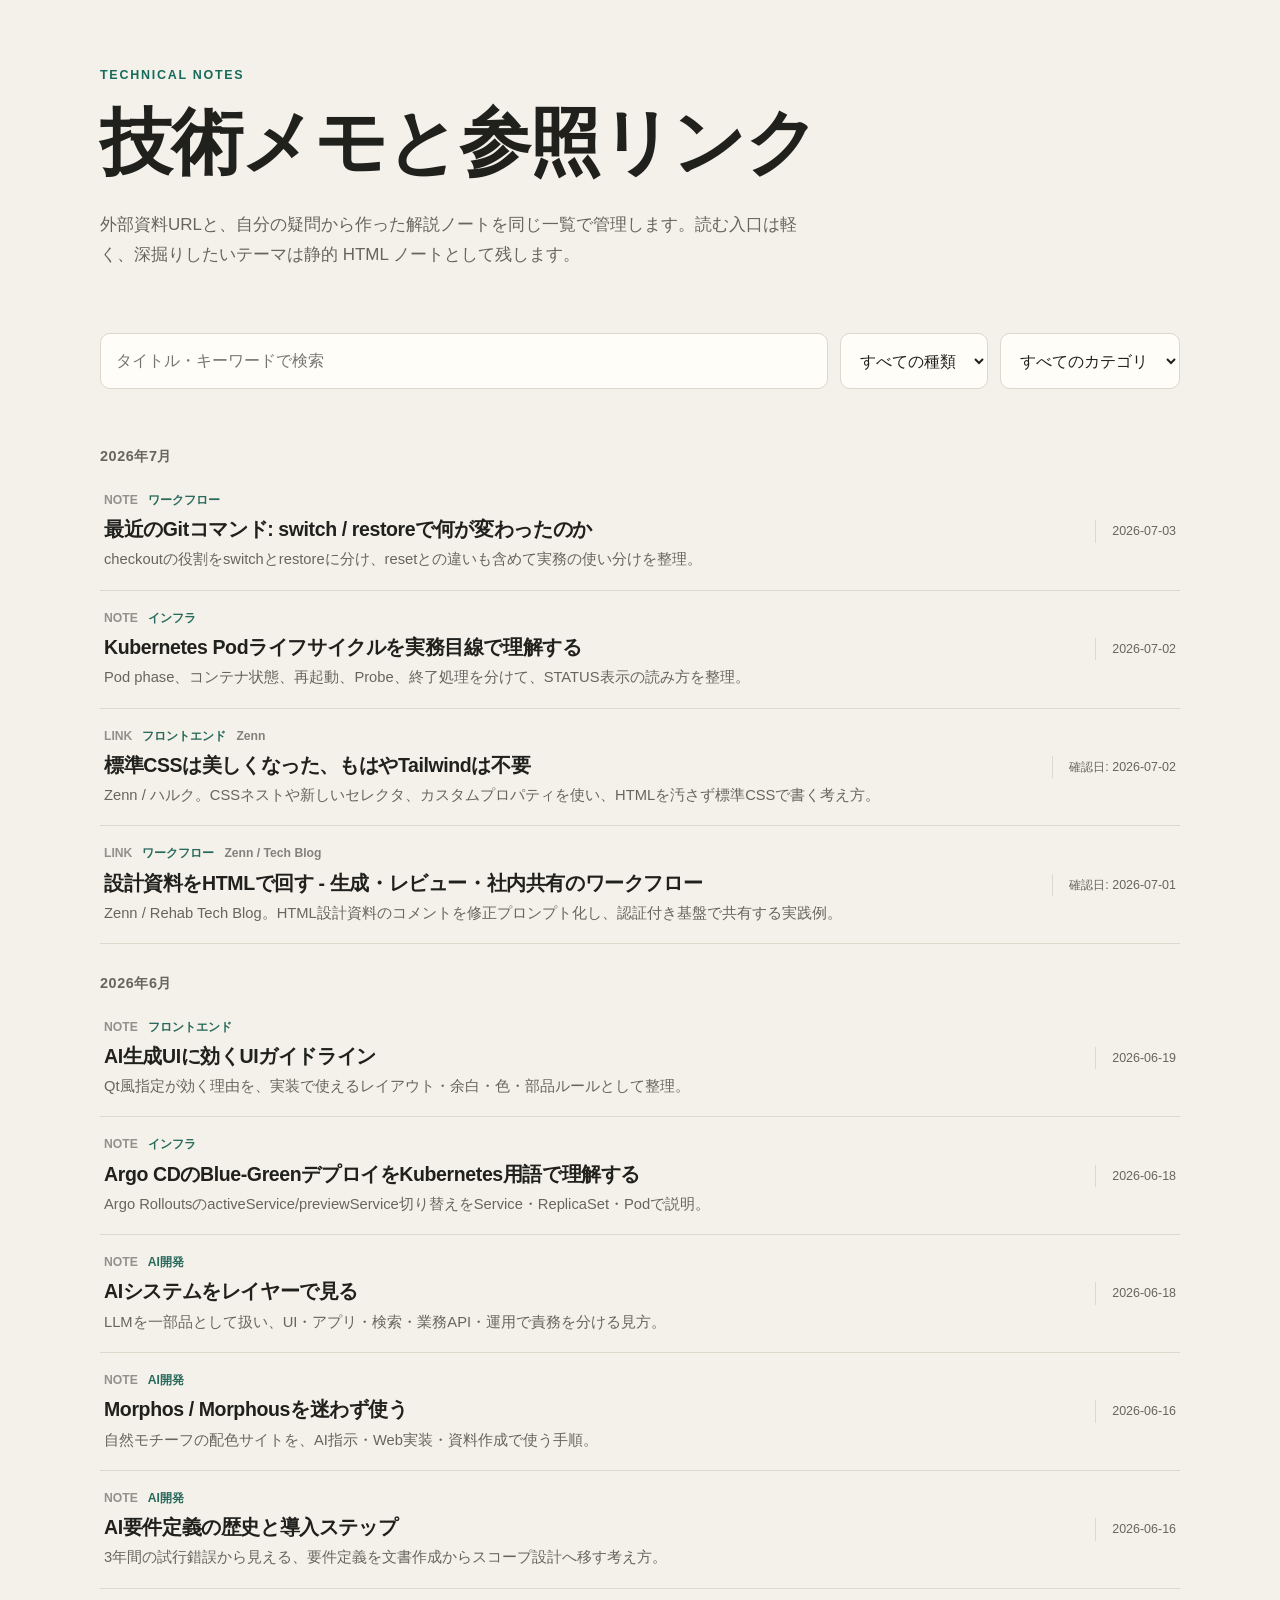
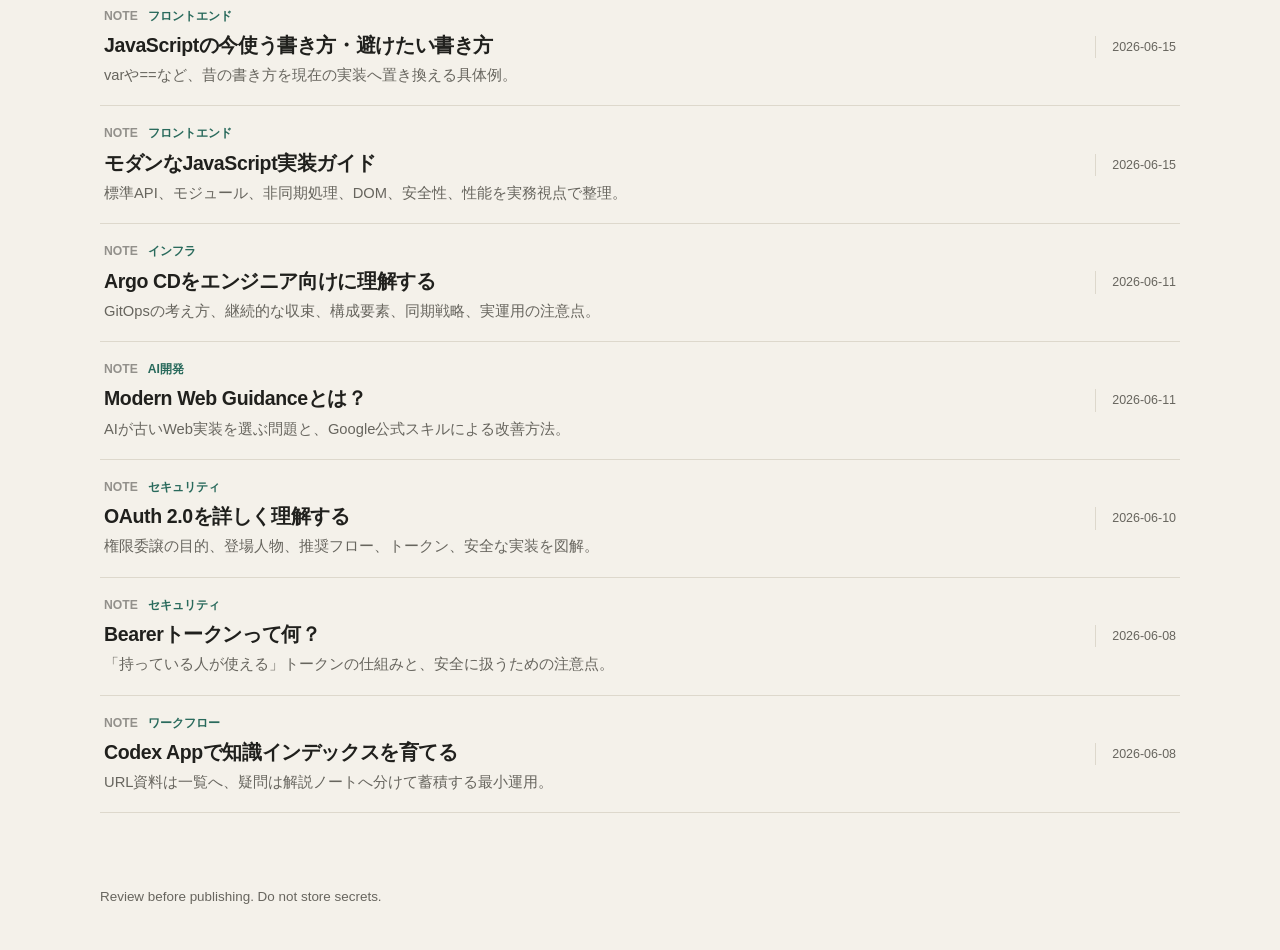
<file: index.html>
<!doctype html>
<html lang="ja">
<head>
  <meta charset="utf-8">
  <meta name="viewport" content="width=device-width, initial-scale=1">
  <meta name="description" content="Codexと育てる、個人用の知識インデックス">
  <title>Knowledge Index | Technical Notes</title>
  <link rel="stylesheet" href="styles/site.css?v=20260703-list-view">
  <script src="scripts/index.js?v=20260702-render" defer></script>
</head>
<body>
  <header class="site-header">
    <p class="eyebrow">Technical Notes</p>
    <h1>技術メモと参照リンク</h1>
    <p class="lead">外部資料URLと、自分の疑問から作った解説ノートを同じ一覧で管理します。読む入口は軽く、深掘りしたいテーマは静的 HTML ノートとして残します。</p>
  </header>

  <main class="page-shell">
    <div class="toolbar">
      <input id="search" type="search" placeholder="タイトル・キーワードで検索" aria-label="知識インデックスを検索">
      <select id="kind" aria-label="種類で絞り込み">
        <option value="">すべての種類</option>
        <option value="note">解説ノート</option>
        <option value="source">外部資料</option>
      </select>
      <select id="category" aria-label="カテゴリで絞り込み">
        <option value="">すべてのカテゴリ</option>
        <option value="ai-development">AI開発</option>
        <option value="frontend">フロントエンド</option>
        <option value="infrastructure">インフラ</option>
        <option value="security">セキュリティ</option>
        <option value="workflow">ワークフロー</option>
      </select>
    </div>

    <section class="note-grid" id="notes" aria-label="知識インデックス"></section>
    <p class="empty" id="empty">該当する項目はありません。</p>
  </main>

  <footer class="page-shell footer">Review before publishing. Do not store secrets.</footer>
</body>
</html>
</file>
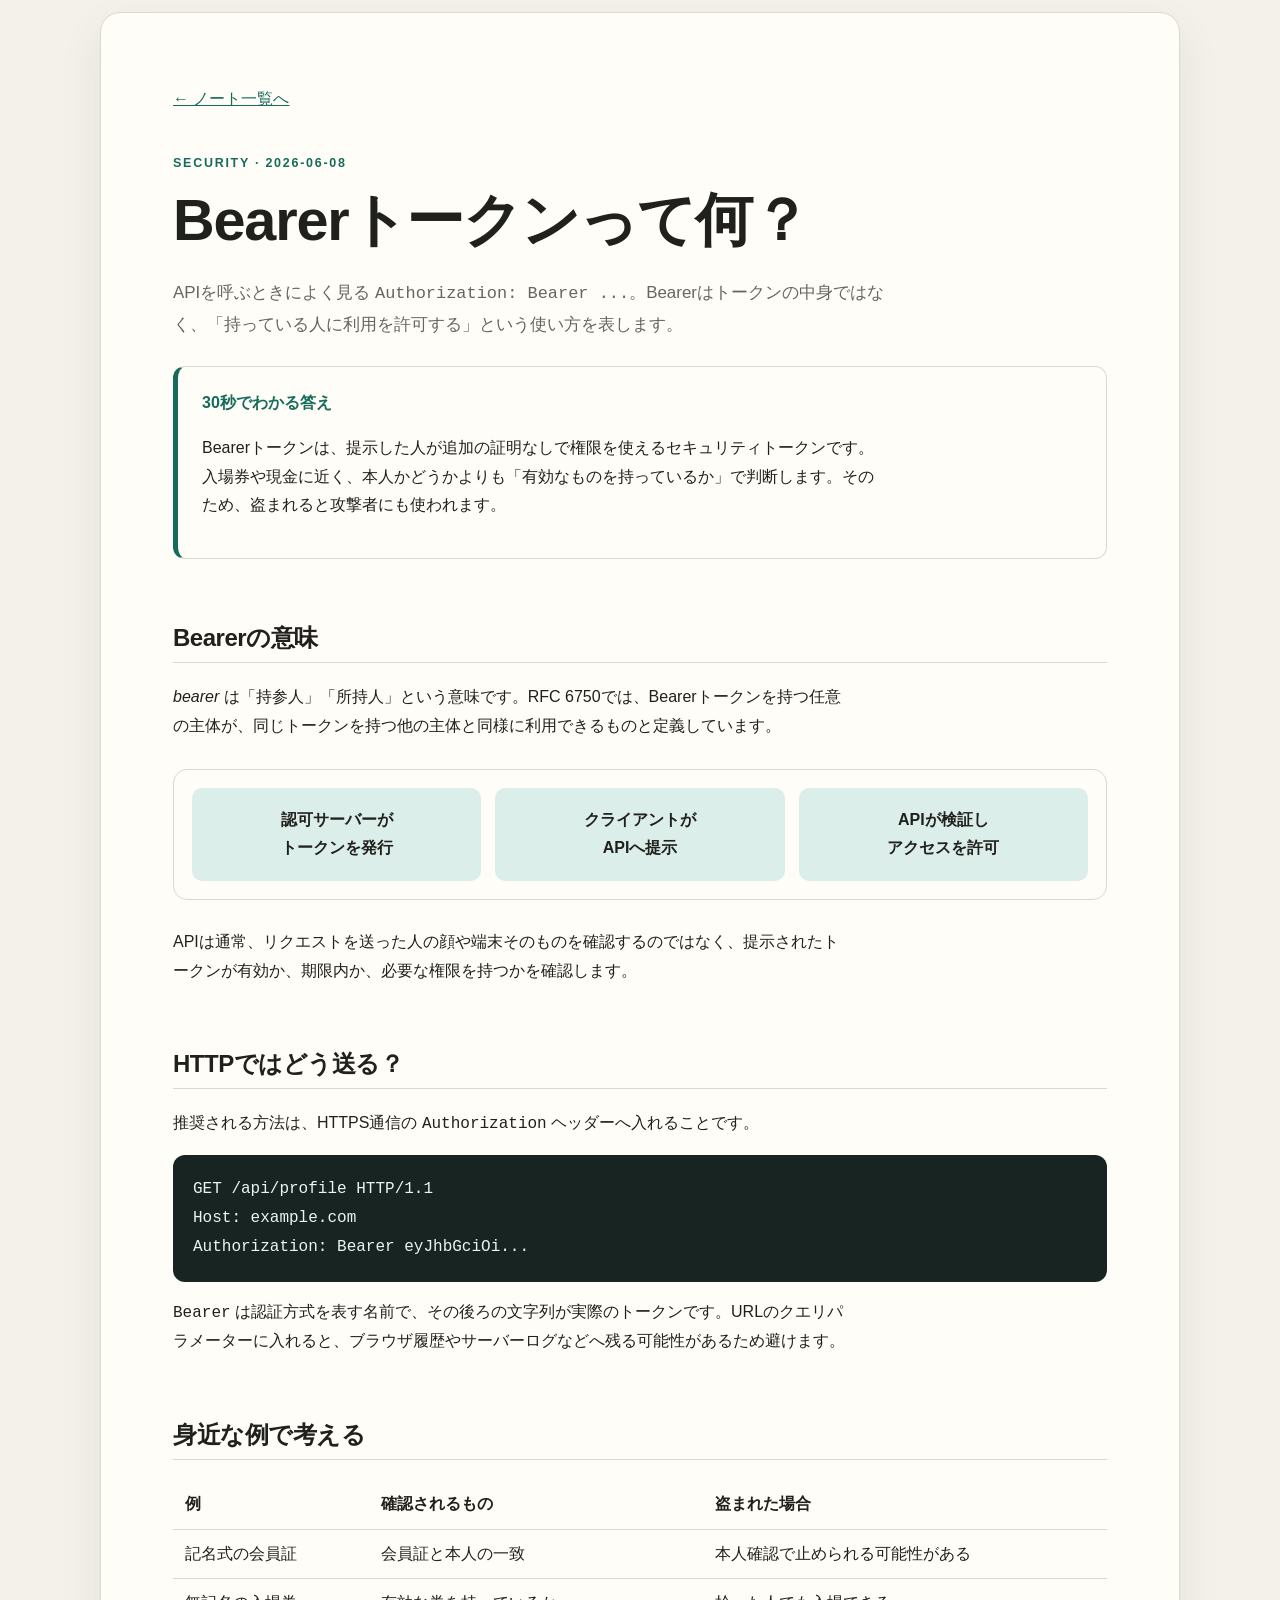
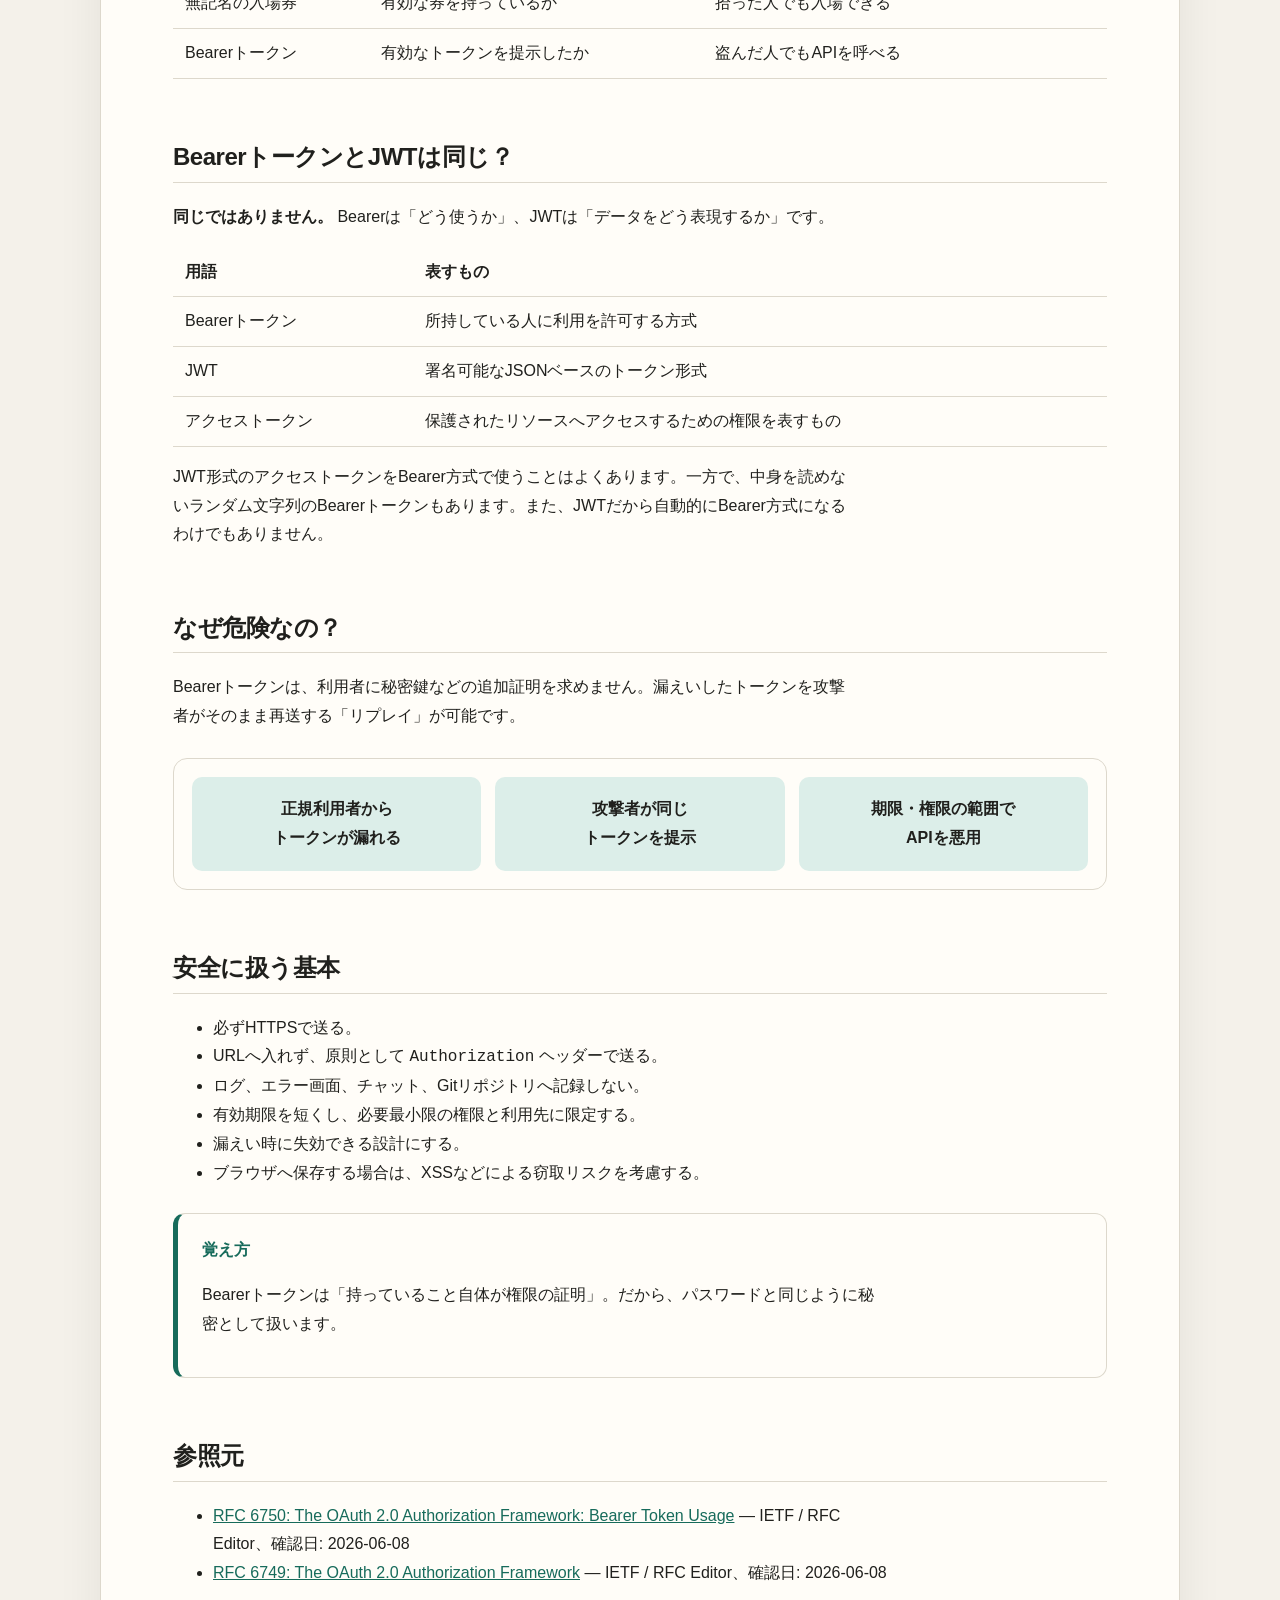
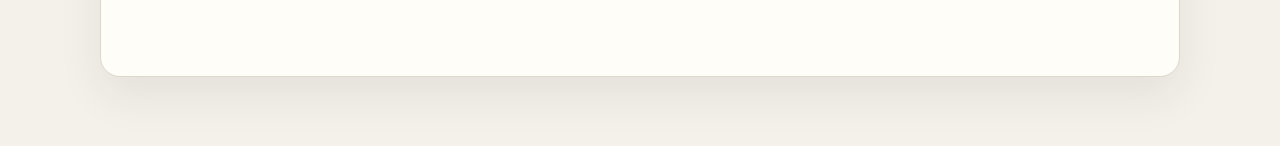
<file: notes/2026-06-08-bearer-token/index.html>
<!doctype html>
<html lang="ja">
<head>
  <meta charset="utf-8">
  <meta name="viewport" content="width=device-width, initial-scale=1">
  <meta name="description" content="Bearerトークンの意味、仕組み、JWTとの違い、安全な扱い方を解説">
  <title>Bearerトークンって何？ | Technical Notes</title>
  <link rel="stylesheet" href="../../styles/site.css">
</head>
<body>
  <main class="page-shell article">
    <nav><a href="../../">← ノート一覧へ</a></nav>
    <p class="eyebrow">Security · 2026-06-08</p>
    <h1>Bearerトークンって何？</h1>
    <p class="lead">APIを呼ぶときによく見る <code>Authorization: Bearer ...</code>。Bearerはトークンの中身ではなく、「持っている人に利用を許可する」という使い方を表します。</p>

    <div class="callout">
      <strong>30秒でわかる答え</strong>
      <p>Bearerトークンは、提示した人が追加の証明なしで権限を使えるセキュリティトークンです。入場券や現金に近く、本人かどうかよりも「有効なものを持っているか」で判断します。そのため、盗まれると攻撃者にも使われます。</p>
    </div>

    <h2>Bearerの意味</h2>
    <p><em>bearer</em> は「持参人」「所持人」という意味です。RFC 6750では、Bearerトークンを持つ任意の主体が、同じトークンを持つ他の主体と同様に利用できるものと定義しています。</p>

    <div class="diagram" aria-label="Bearerトークンを利用する流れ">
      <div>認可サーバーが<br>トークンを発行</div>
      <div>クライアントが<br>APIへ提示</div>
      <div>APIが検証し<br>アクセスを許可</div>
    </div>

    <p>APIは通常、リクエストを送った人の顔や端末そのものを確認するのではなく、提示されたトークンが有効か、期限内か、必要な権限を持つかを確認します。</p>

    <h2>HTTPではどう送る？</h2>
    <p>推奨される方法は、HTTPS通信の <code>Authorization</code> ヘッダーへ入れることです。</p>

    <pre><code>GET /api/profile HTTP/1.1
Host: example.com
Authorization: Bearer eyJhbGciOi...</code></pre>

    <p><code>Bearer</code> は認証方式を表す名前で、その後ろの文字列が実際のトークンです。URLのクエリパラメーターに入れると、ブラウザ履歴やサーバーログなどへ残る可能性があるため避けます。</p>

    <h2>身近な例で考える</h2>
    <table>
      <thead><tr><th>例</th><th>確認されるもの</th><th>盗まれた場合</th></tr></thead>
      <tbody>
        <tr><td>記名式の会員証</td><td>会員証と本人の一致</td><td>本人確認で止められる可能性がある</td></tr>
        <tr><td>無記名の入場券</td><td>有効な券を持っているか</td><td>拾った人でも入場できる</td></tr>
        <tr><td>Bearerトークン</td><td>有効なトークンを提示したか</td><td>盗んだ人でもAPIを呼べる</td></tr>
      </tbody>
    </table>

    <h2>BearerトークンとJWTは同じ？</h2>
    <p><strong>同じではありません。</strong> Bearerは「どう使うか」、JWTは「データをどう表現するか」です。</p>

    <table>
      <thead><tr><th>用語</th><th>表すもの</th></tr></thead>
      <tbody>
        <tr><td>Bearerトークン</td><td>所持している人に利用を許可する方式</td></tr>
        <tr><td>JWT</td><td>署名可能なJSONベースのトークン形式</td></tr>
        <tr><td>アクセストークン</td><td>保護されたリソースへアクセスするための権限を表すもの</td></tr>
      </tbody>
    </table>

    <p>JWT形式のアクセストークンをBearer方式で使うことはよくあります。一方で、中身を読めないランダム文字列のBearerトークンもあります。また、JWTだから自動的にBearer方式になるわけでもありません。</p>

    <h2>なぜ危険なの？</h2>
    <p>Bearerトークンは、利用者に秘密鍵などの追加証明を求めません。漏えいしたトークンを攻撃者がそのまま再送する「リプレイ」が可能です。</p>

    <div class="diagram" aria-label="盗まれたBearerトークンが悪用される流れ">
      <div>正規利用者から<br>トークンが漏れる</div>
      <div>攻撃者が同じ<br>トークンを提示</div>
      <div>期限・権限の範囲で<br>APIを悪用</div>
    </div>

    <h2>安全に扱う基本</h2>
    <ul>
      <li>必ずHTTPSで送る。</li>
      <li>URLへ入れず、原則として <code>Authorization</code> ヘッダーで送る。</li>
      <li>ログ、エラー画面、チャット、Gitリポジトリへ記録しない。</li>
      <li>有効期限を短くし、必要最小限の権限と利用先に限定する。</li>
      <li>漏えい時に失効できる設計にする。</li>
      <li>ブラウザへ保存する場合は、XSSなどによる窃取リスクを考慮する。</li>
    </ul>

    <div class="callout">
      <strong>覚え方</strong>
      <p>Bearerトークンは「持っていること自体が権限の証明」。だから、パスワードと同じように秘密として扱います。</p>
    </div>

    <h2>参照元</h2>
    <ul>
      <li><a href="https://www.rfc-editor.org/rfc/rfc6750">RFC 6750: The OAuth 2.0 Authorization Framework: Bearer Token Usage</a> — IETF / RFC Editor、確認日: 2026-06-08</li>
      <li><a href="https://www.rfc-editor.org/rfc/rfc6749">RFC 6749: The OAuth 2.0 Authorization Framework</a> — IETF / RFC Editor、確認日: 2026-06-08</li>
    </ul>
  </main>
</body>
</html>
</file>
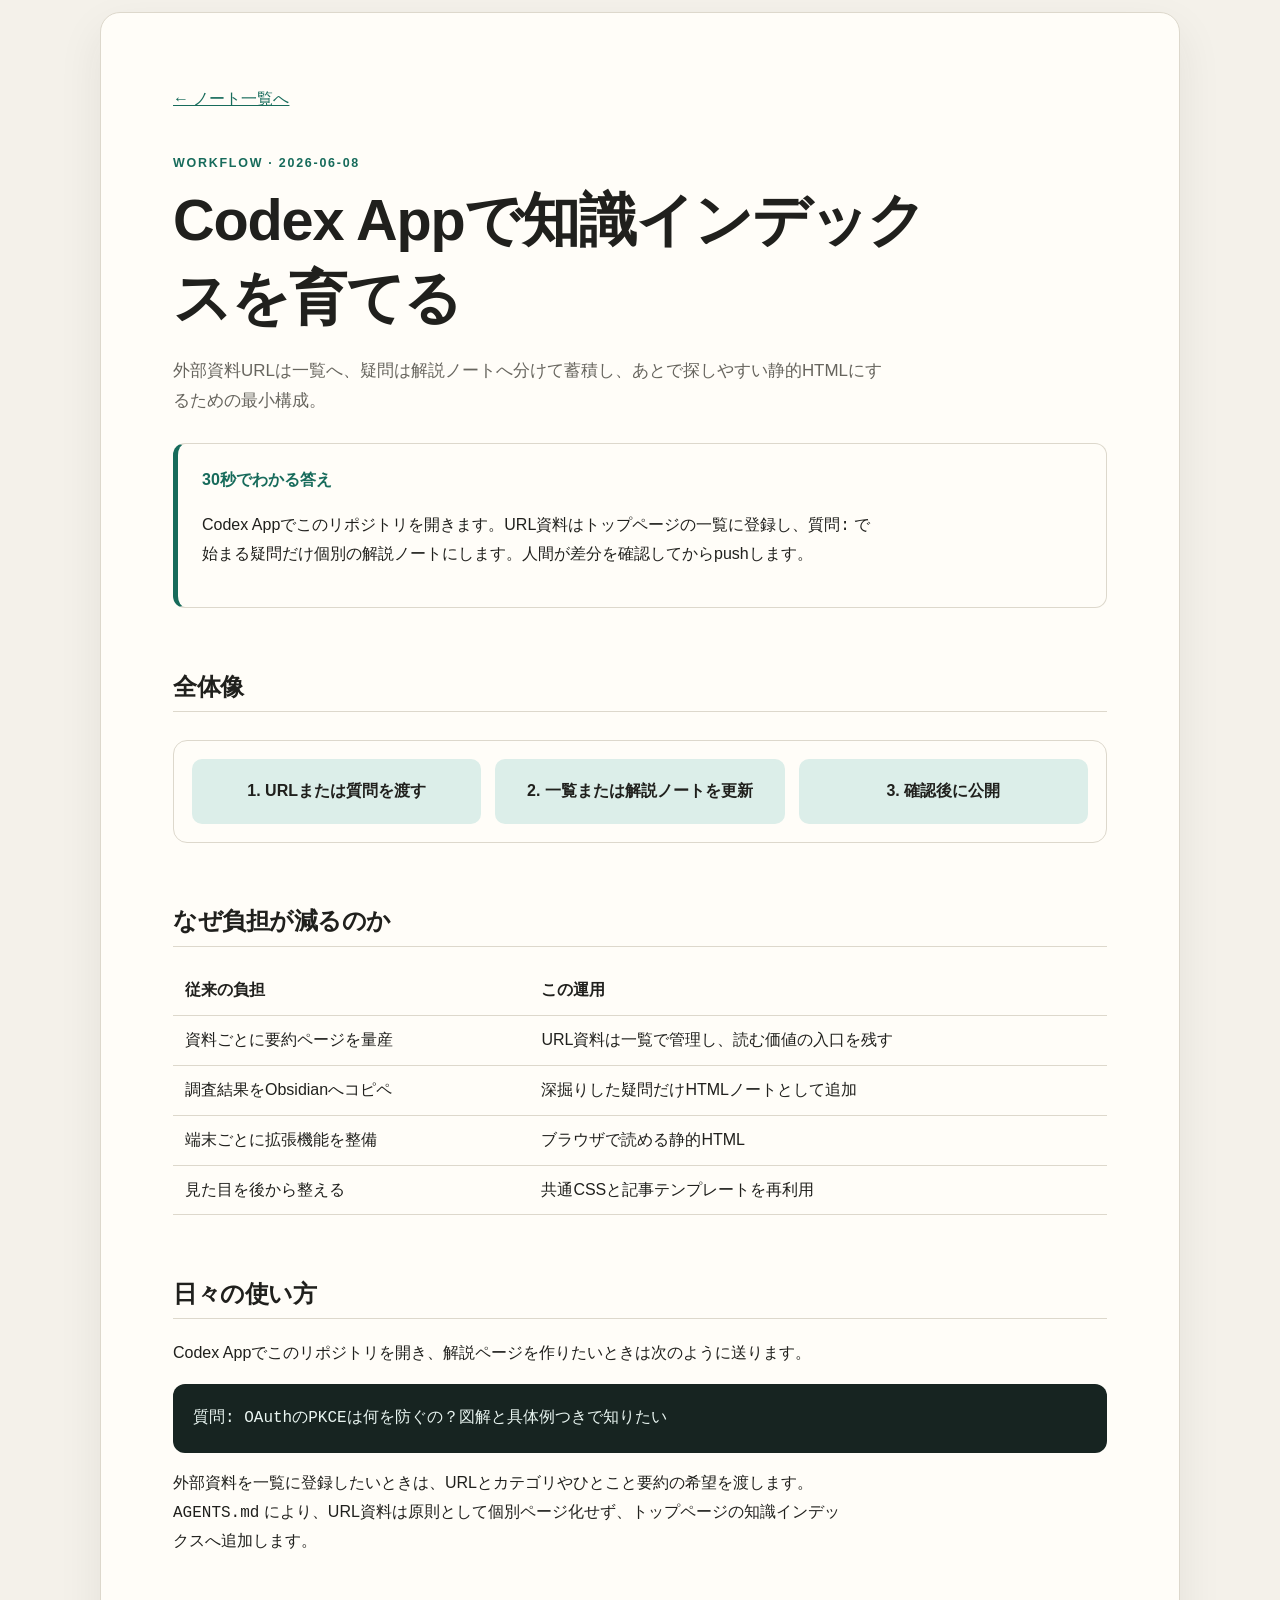
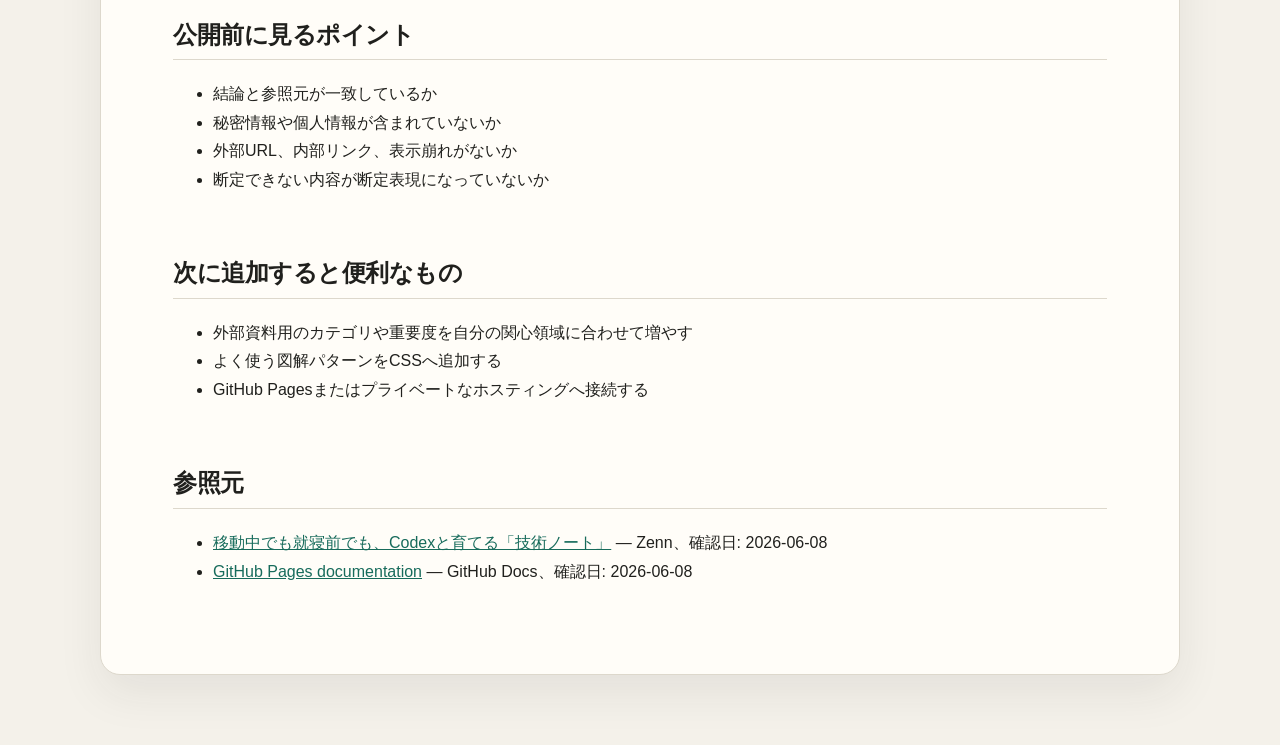
<file: notes/2026-06-08-codex-note-workflow/index.html>
<!doctype html>
<html lang="ja">
<head>
  <meta charset="utf-8">
  <meta name="viewport" content="width=device-width, initial-scale=1">
  <meta name="description" content="Codex Appで知識インデックスを育てる最小ワークフロー">
  <title>Codex Appで知識インデックスを育てる | Technical Notes</title>
  <link rel="stylesheet" href="../../styles/site.css">
</head>
<body>
  <main class="page-shell article">
    <nav><a href="../../">← ノート一覧へ</a></nav>
    <p class="eyebrow">Workflow · 2026-06-08</p>
    <h1>Codex Appで知識インデックスを育てる</h1>
    <p class="lead">外部資料URLは一覧へ、疑問は解説ノートへ分けて蓄積し、あとで探しやすい静的HTMLにするための最小構成。</p>

    <div class="callout">
      <strong>30秒でわかる答え</strong>
      <p>Codex Appでこのリポジトリを開きます。URL資料はトップページの一覧に登録し、<code>質問:</code> で始まる疑問だけ個別の解説ノートにします。人間が差分を確認してからpushします。</p>
    </div>

    <h2>全体像</h2>
    <div class="diagram" aria-label="登録から公開までの流れ">
      <div>1. URLまたは質問を渡す</div>
      <div>2. 一覧または解説ノートを更新</div>
      <div>3. 確認後に公開</div>
    </div>

    <h2>なぜ負担が減るのか</h2>
    <table>
      <thead><tr><th>従来の負担</th><th>この運用</th></tr></thead>
      <tbody>
        <tr><td>資料ごとに要約ページを量産</td><td>URL資料は一覧で管理し、読む価値の入口を残す</td></tr>
        <tr><td>調査結果をObsidianへコピペ</td><td>深掘りした疑問だけHTMLノートとして追加</td></tr>
        <tr><td>端末ごとに拡張機能を整備</td><td>ブラウザで読める静的HTML</td></tr>
        <tr><td>見た目を後から整える</td><td>共通CSSと記事テンプレートを再利用</td></tr>
      </tbody>
    </table>

    <h2>日々の使い方</h2>
    <p>Codex Appでこのリポジトリを開き、解説ページを作りたいときは次のように送ります。</p>
    <pre><code>質問: OAuthのPKCEは何を防ぐの？図解と具体例つきで知りたい</code></pre>
    <p>外部資料を一覧に登録したいときは、URLとカテゴリやひとこと要約の希望を渡します。<code>AGENTS.md</code> により、URL資料は原則として個別ページ化せず、トップページの知識インデックスへ追加します。</p>

    <h2>公開前に見るポイント</h2>
    <ul>
      <li>結論と参照元が一致しているか</li>
      <li>秘密情報や個人情報が含まれていないか</li>
      <li>外部URL、内部リンク、表示崩れがないか</li>
      <li>断定できない内容が断定表現になっていないか</li>
    </ul>

    <h2>次に追加すると便利なもの</h2>
    <ul>
      <li>外部資料用のカテゴリや重要度を自分の関心領域に合わせて増やす</li>
      <li>よく使う図解パターンをCSSへ追加する</li>
      <li>GitHub Pagesまたはプライベートなホスティングへ接続する</li>
    </ul>

    <h2>参照元</h2>
    <ul>
      <li><a href="https://zenn.dev/ttaniguchi/articles/instant-question-html-notes">移動中でも就寝前でも、Codexと育てる「技術ノート」</a> — Zenn、確認日: 2026-06-08</li>
      <li><a href="https://docs.github.com/pages">GitHub Pages documentation</a> — GitHub Docs、確認日: 2026-06-08</li>
    </ul>
  </main>
</body>
</html>
</file>
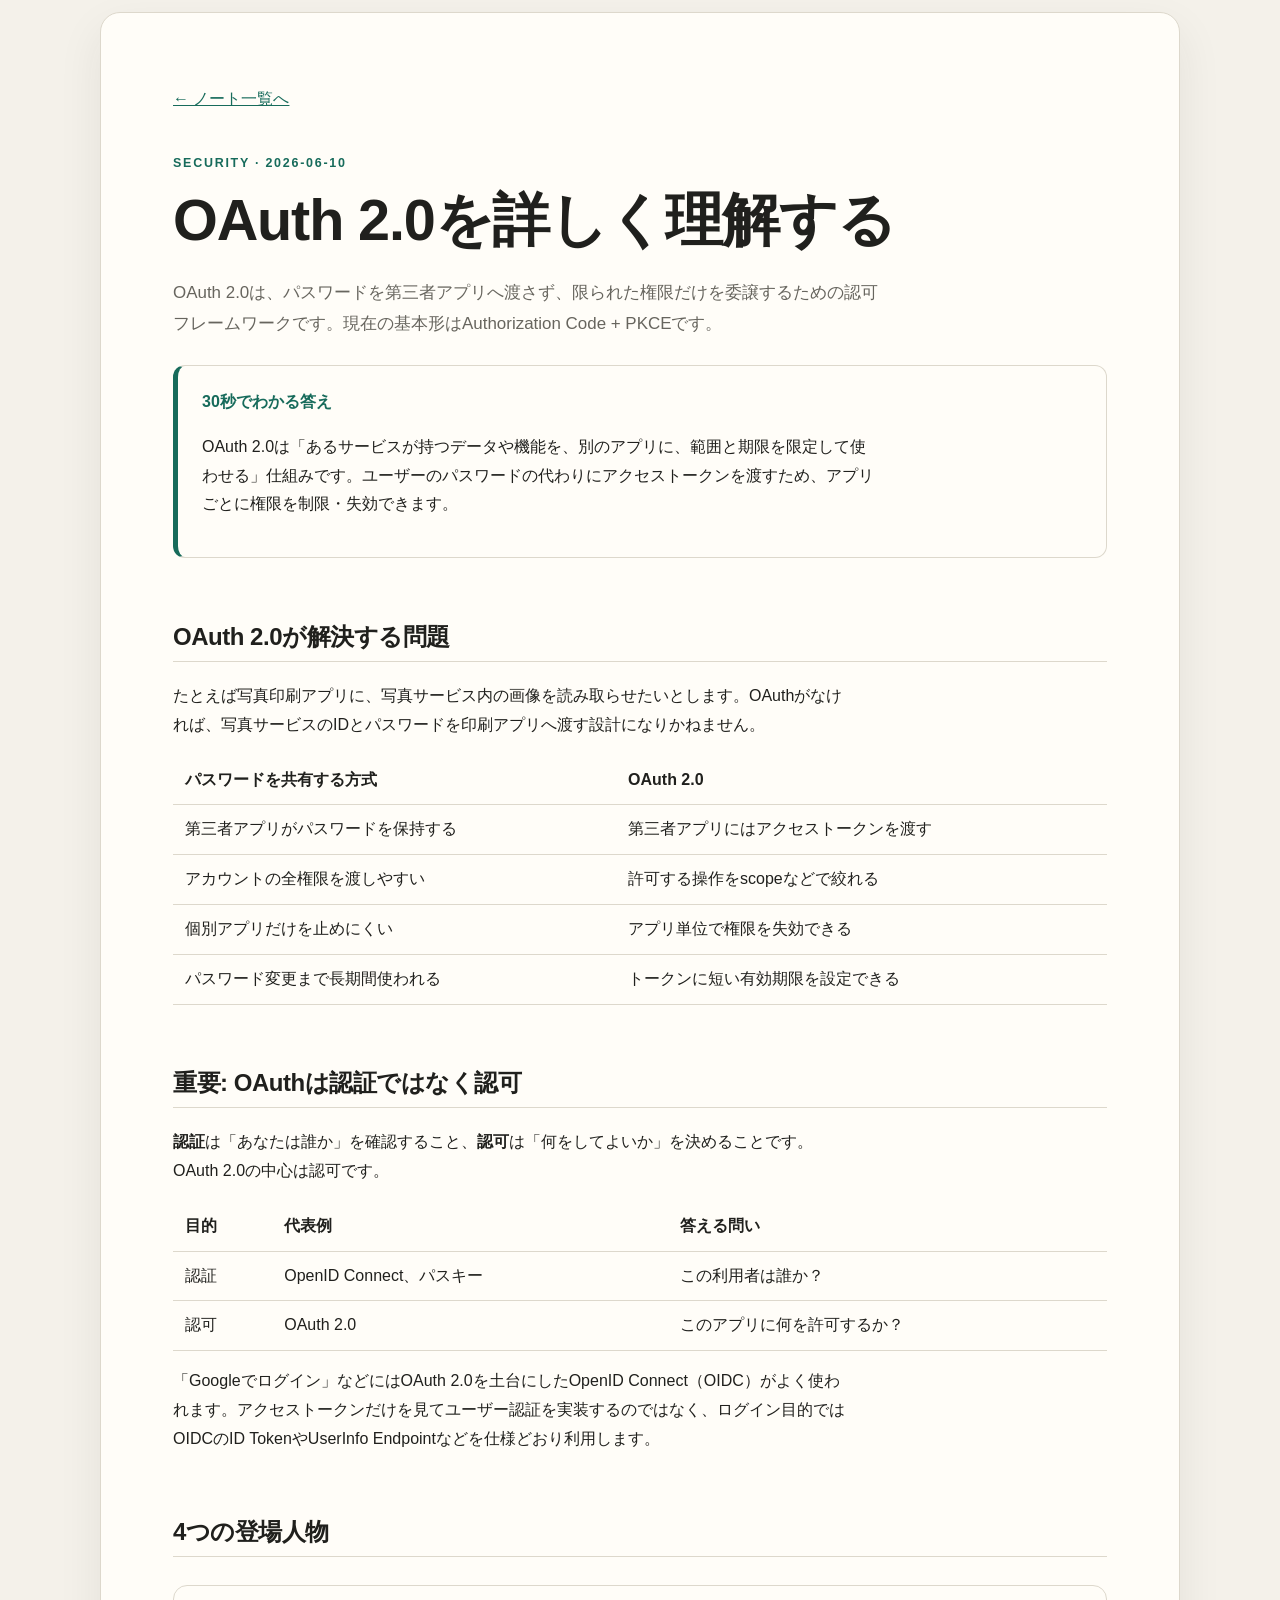
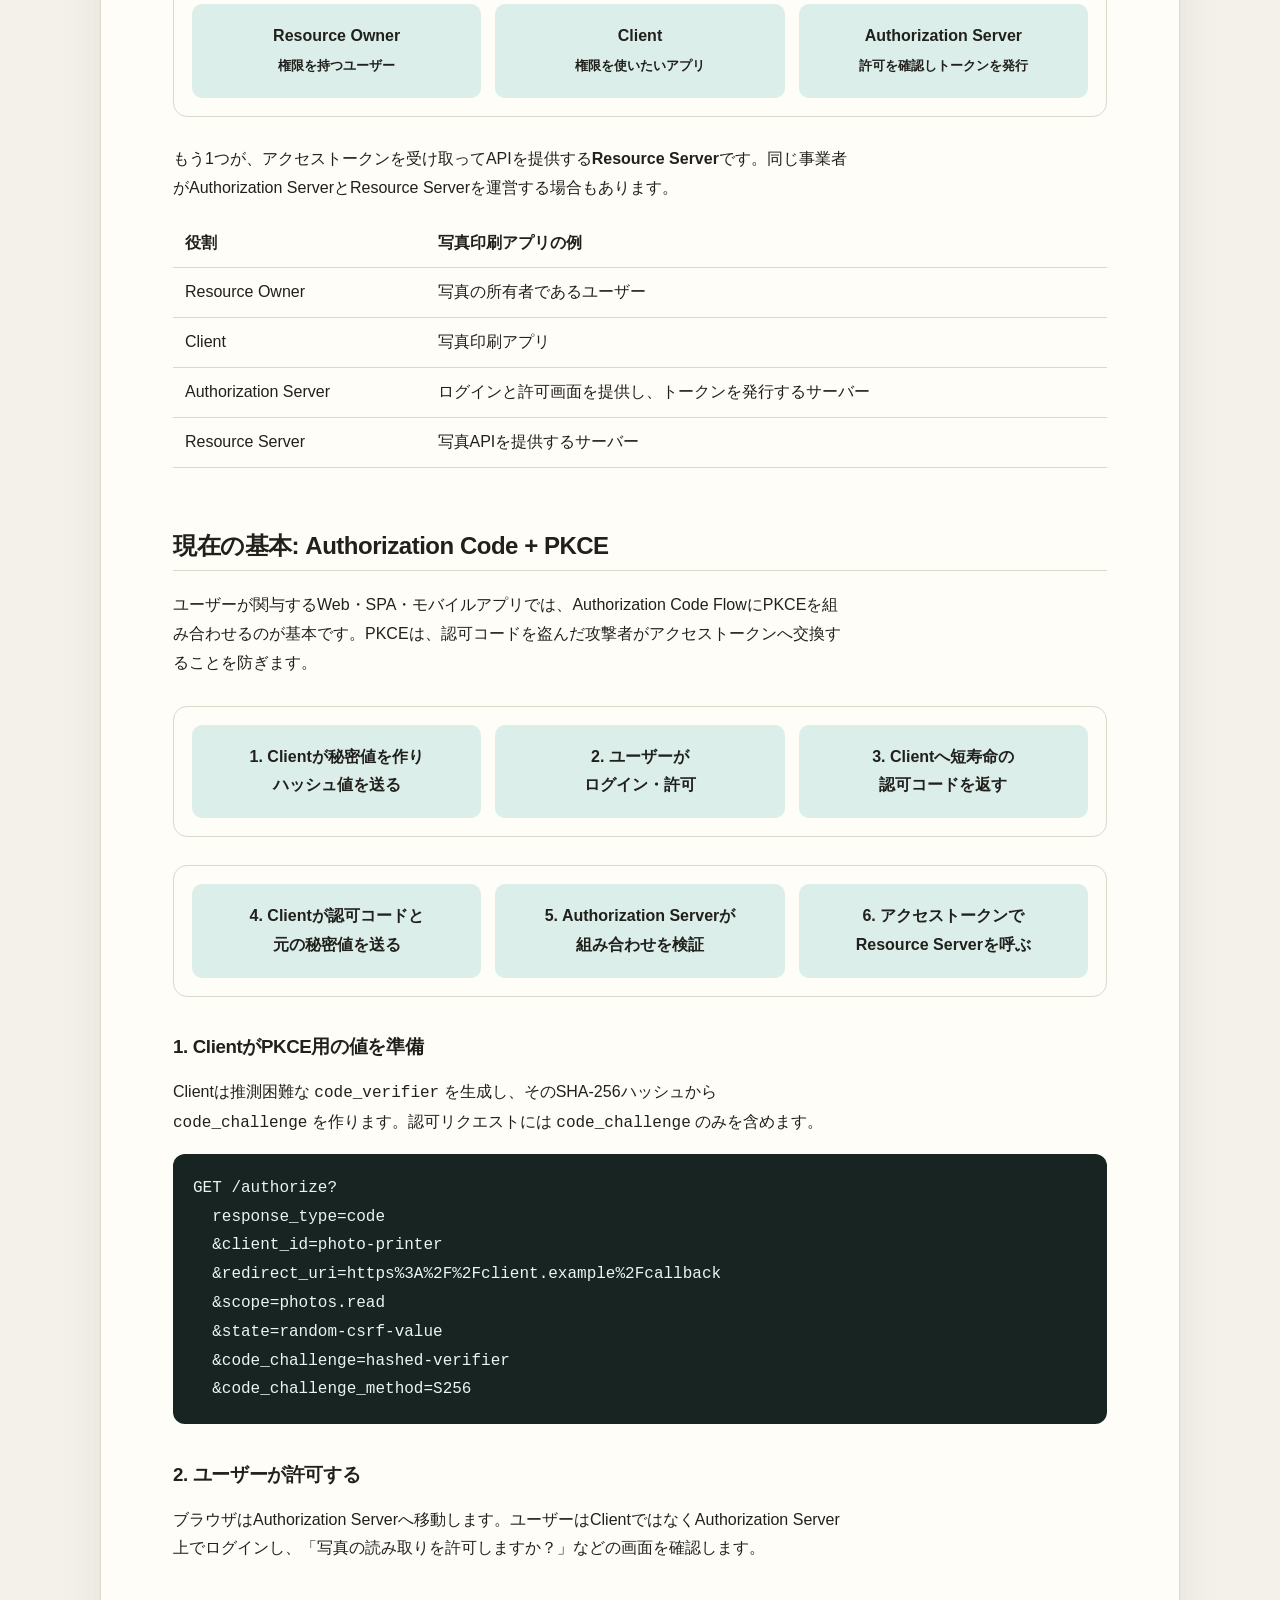
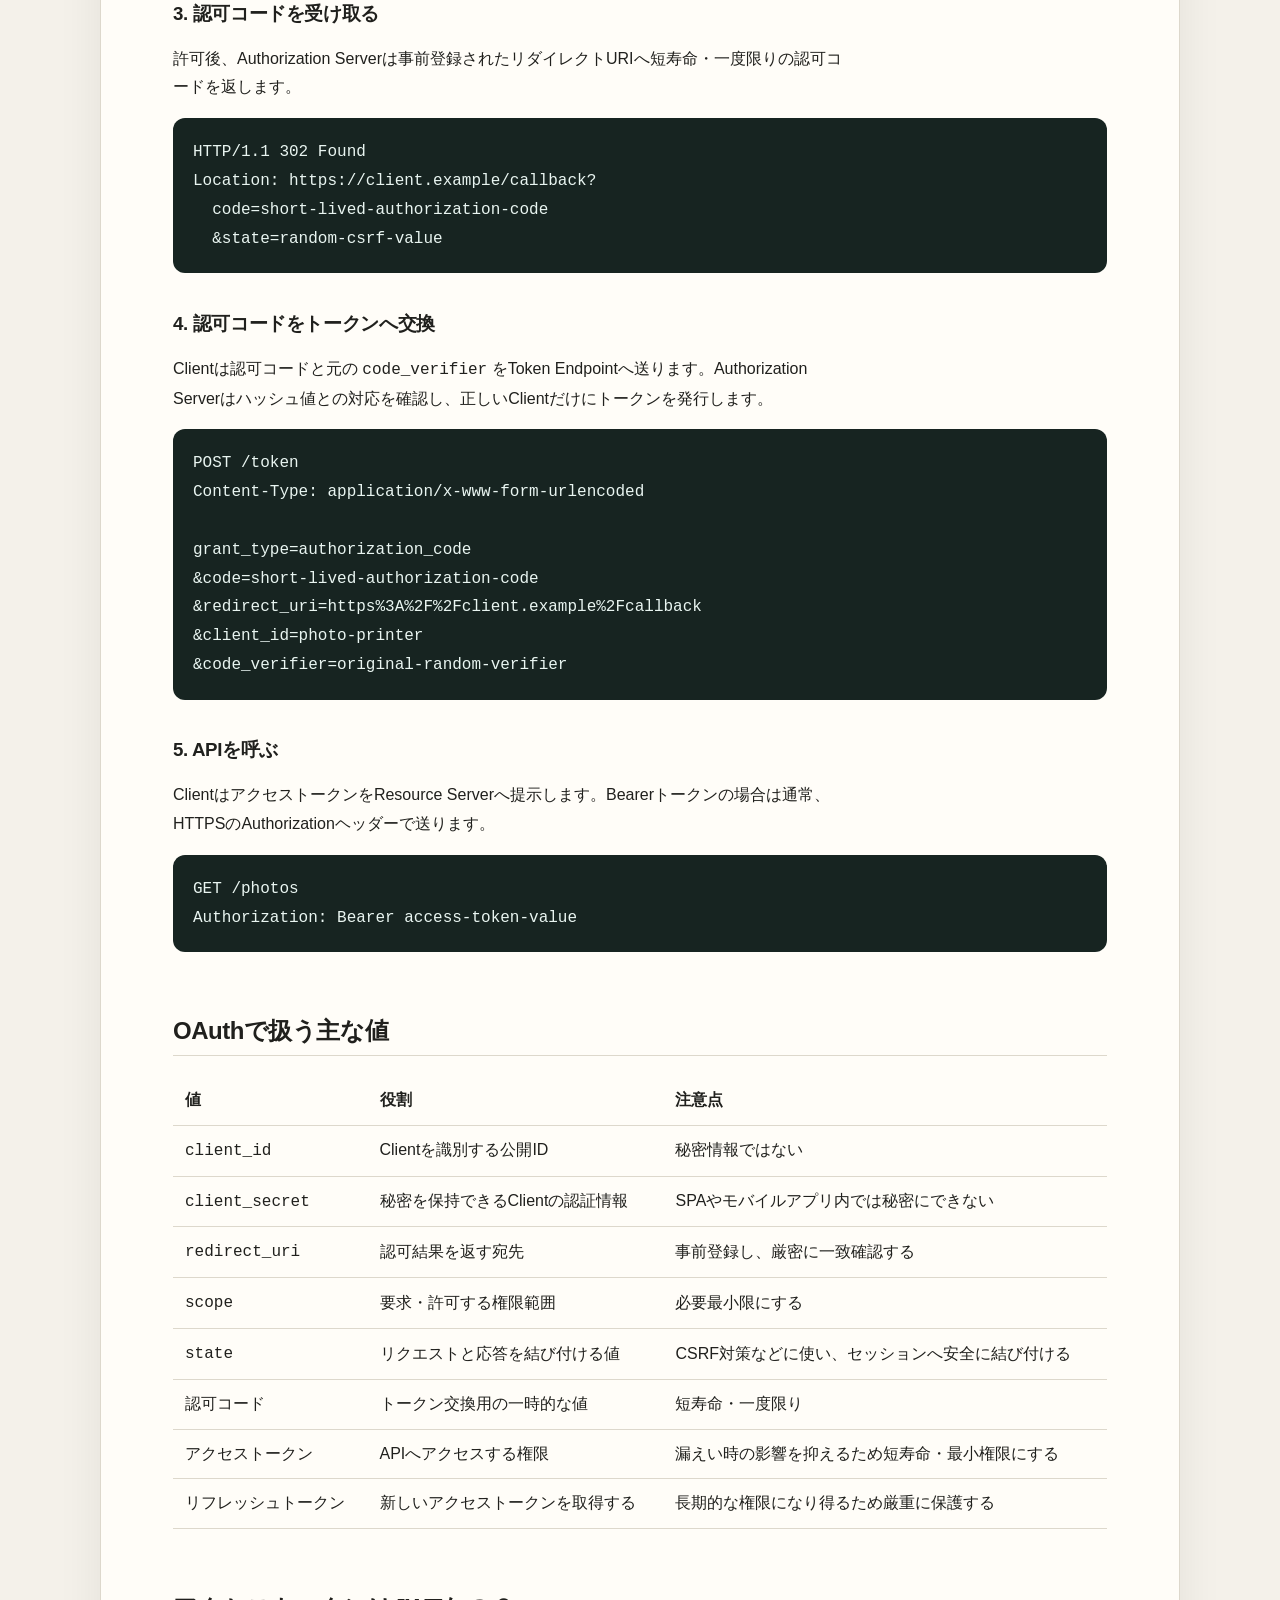
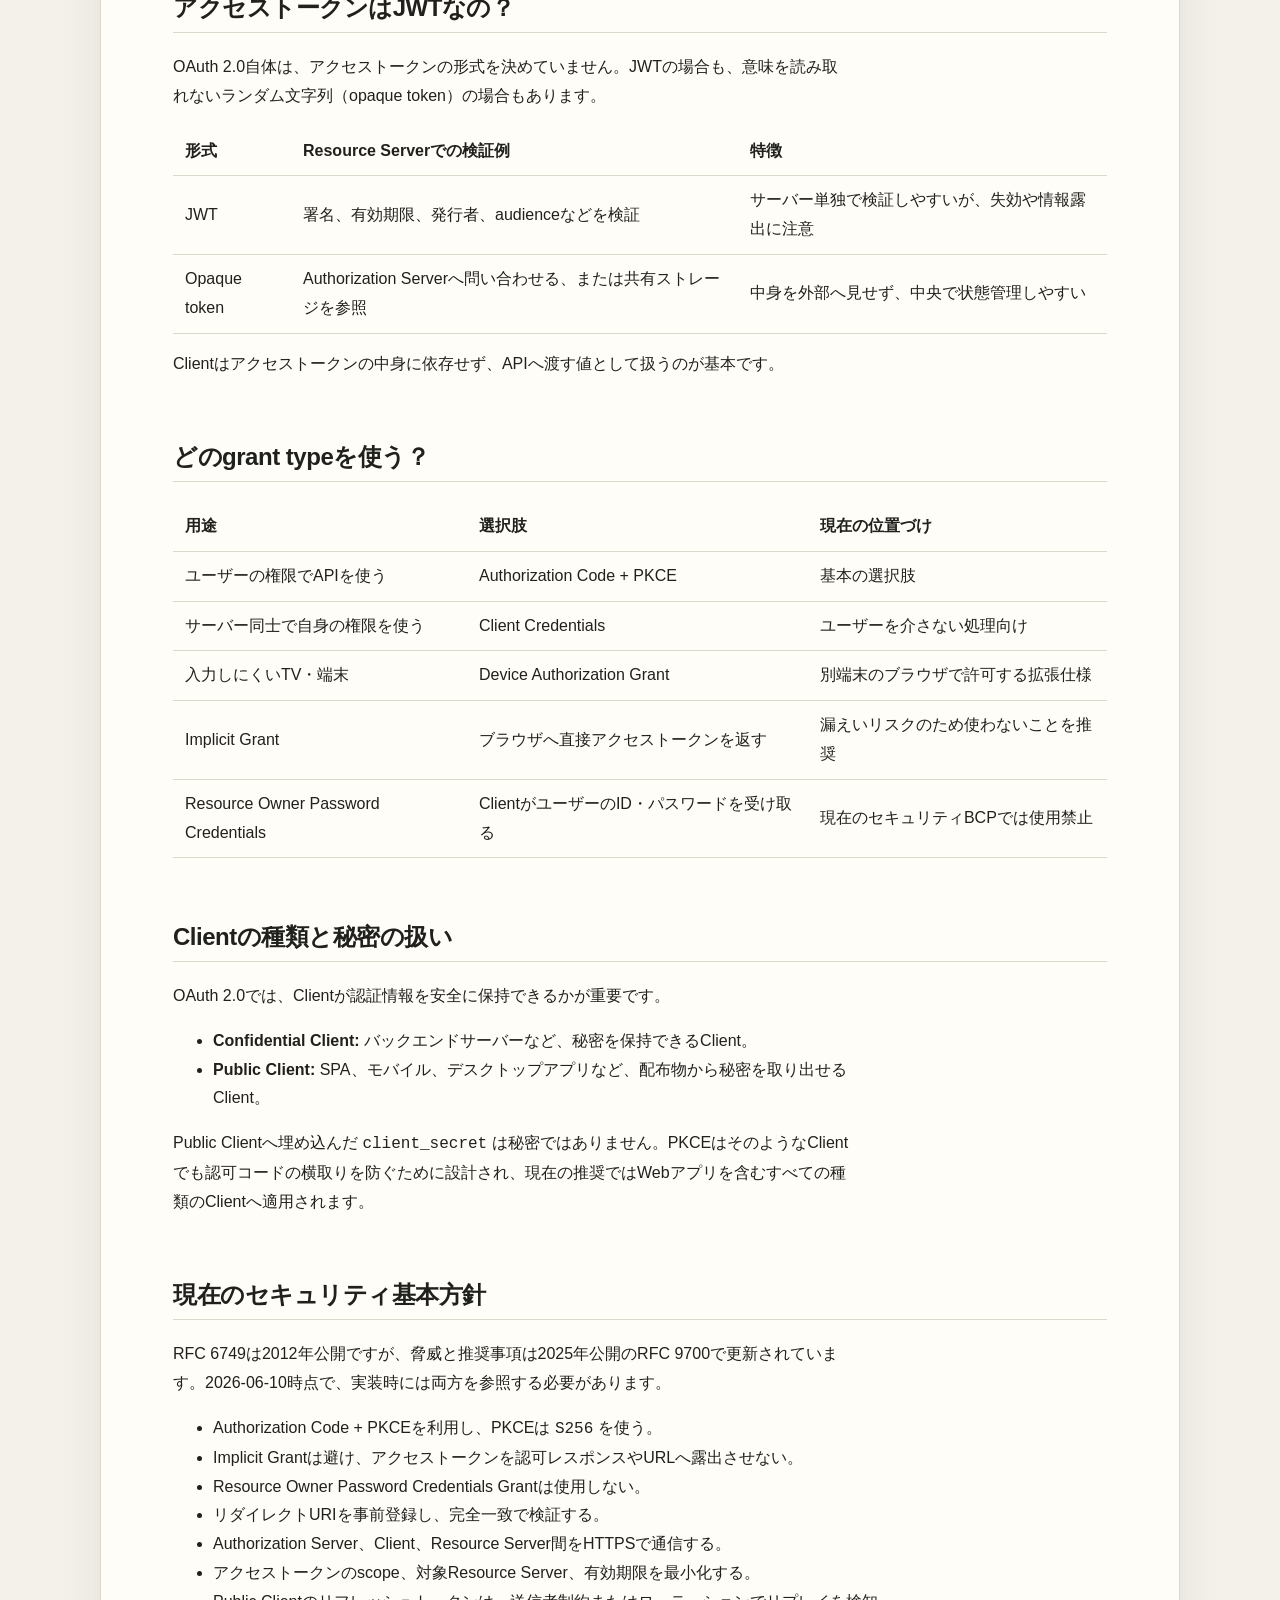
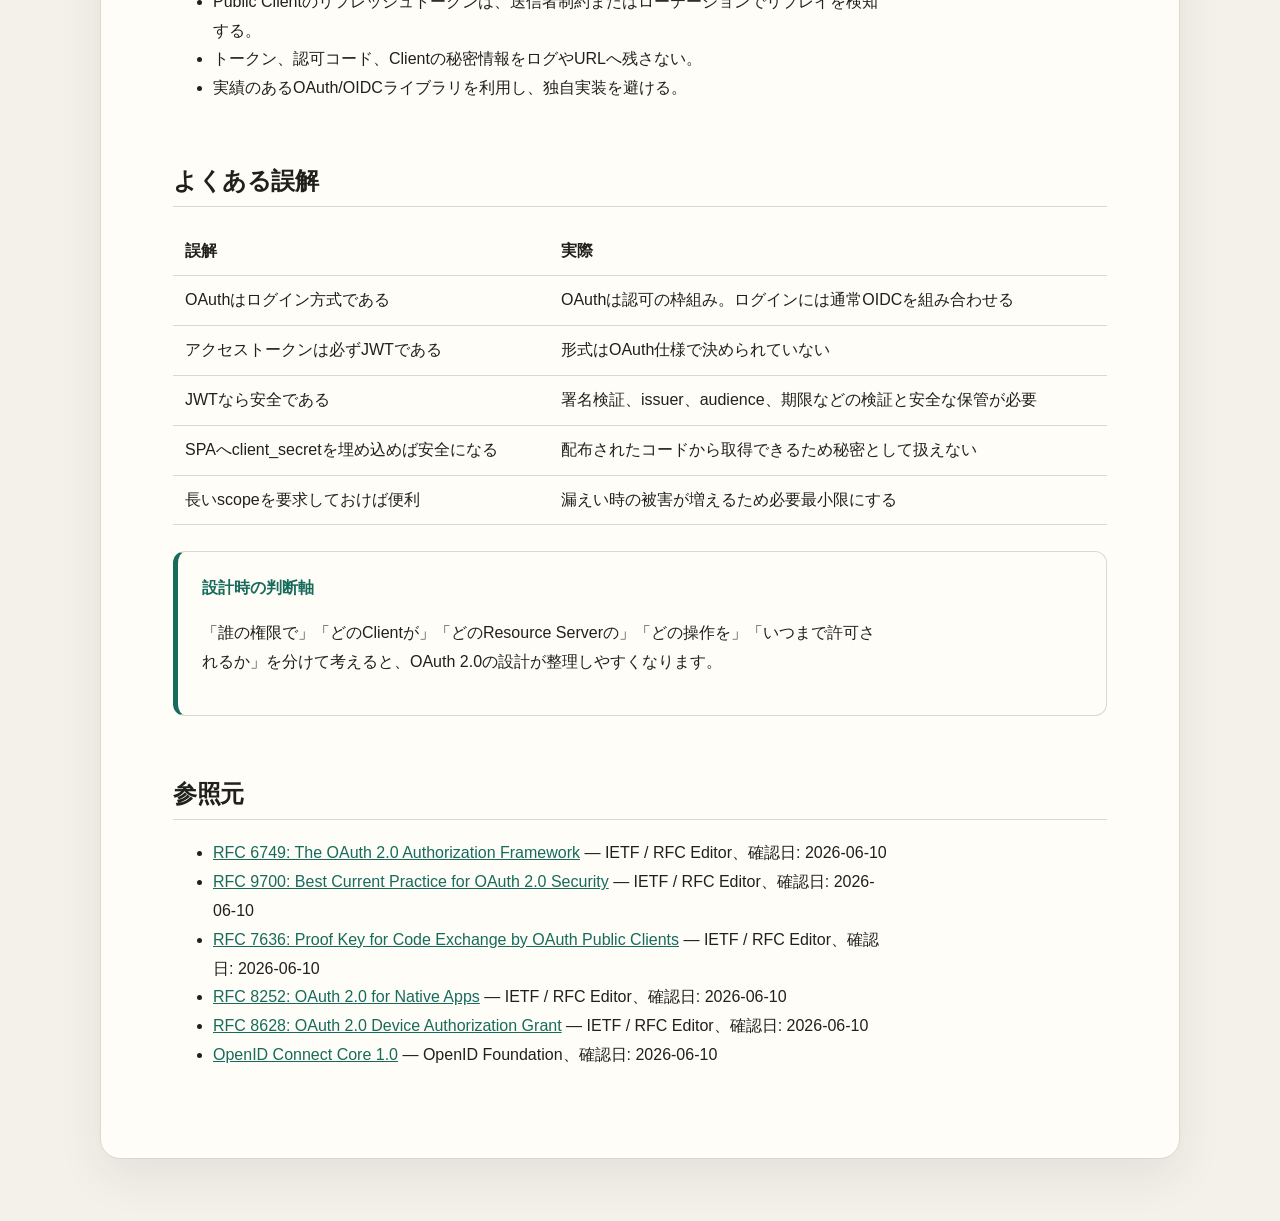
<file: notes/2026-06-10-oauth2-guide/index.html>
<!doctype html>
<html lang="ja">
<head>
  <meta charset="utf-8">
  <meta name="viewport" content="width=device-width, initial-scale=1">
  <meta name="description" content="OAuth 2.0の目的、役割、Authorization Code + PKCE、トークン、OpenID Connectとの違い、安全な実装を解説">
  <title>OAuth 2.0を詳しく理解する | Technical Notes</title>
  <link rel="stylesheet" href="../../styles/site.css">
</head>
<body>
  <main class="page-shell article">
    <nav><a href="../../">← ノート一覧へ</a></nav>
    <p class="eyebrow">Security · 2026-06-10</p>
    <h1>OAuth 2.0を詳しく理解する</h1>
    <p class="lead">OAuth 2.0は、パスワードを第三者アプリへ渡さず、限られた権限だけを委譲するための認可フレームワークです。現在の基本形はAuthorization Code + PKCEです。</p>

    <div class="callout">
      <strong>30秒でわかる答え</strong>
      <p>OAuth 2.0は「あるサービスが持つデータや機能を、別のアプリに、範囲と期限を限定して使わせる」仕組みです。ユーザーのパスワードの代わりにアクセストークンを渡すため、アプリごとに権限を制限・失効できます。</p>
    </div>

    <h2>OAuth 2.0が解決する問題</h2>
    <p>たとえば写真印刷アプリに、写真サービス内の画像を読み取らせたいとします。OAuthがなければ、写真サービスのIDとパスワードを印刷アプリへ渡す設計になりかねません。</p>

    <table>
      <thead><tr><th>パスワードを共有する方式</th><th>OAuth 2.0</th></tr></thead>
      <tbody>
        <tr><td>第三者アプリがパスワードを保持する</td><td>第三者アプリにはアクセストークンを渡す</td></tr>
        <tr><td>アカウントの全権限を渡しやすい</td><td>許可する操作をscopeなどで絞れる</td></tr>
        <tr><td>個別アプリだけを止めにくい</td><td>アプリ単位で権限を失効できる</td></tr>
        <tr><td>パスワード変更まで長期間使われる</td><td>トークンに短い有効期限を設定できる</td></tr>
      </tbody>
    </table>

    <h2>重要: OAuthは認証ではなく認可</h2>
    <p><strong>認証</strong>は「あなたは誰か」を確認すること、<strong>認可</strong>は「何をしてよいか」を決めることです。OAuth 2.0の中心は認可です。</p>

    <table>
      <thead><tr><th>目的</th><th>代表例</th><th>答える問い</th></tr></thead>
      <tbody>
        <tr><td>認証</td><td>OpenID Connect、パスキー</td><td>この利用者は誰か？</td></tr>
        <tr><td>認可</td><td>OAuth 2.0</td><td>このアプリに何を許可するか？</td></tr>
      </tbody>
    </table>

    <p>「Googleでログイン」などにはOAuth 2.0を土台にしたOpenID Connect（OIDC）がよく使われます。アクセストークンだけを見てユーザー認証を実装するのではなく、ログイン目的ではOIDCのID TokenやUserInfo Endpointなどを仕様どおり利用します。</p>

    <h2>4つの登場人物</h2>
    <div class="diagram" aria-label="OAuth 2.0の4つの役割">
      <div>Resource Owner<br><small>権限を持つユーザー</small></div>
      <div>Client<br><small>権限を使いたいアプリ</small></div>
      <div>Authorization Server<br><small>許可を確認しトークンを発行</small></div>
    </div>

    <p>もう1つが、アクセストークンを受け取ってAPIを提供する<strong>Resource Server</strong>です。同じ事業者がAuthorization ServerとResource Serverを運営する場合もあります。</p>

    <table>
      <thead><tr><th>役割</th><th>写真印刷アプリの例</th></tr></thead>
      <tbody>
        <tr><td>Resource Owner</td><td>写真の所有者であるユーザー</td></tr>
        <tr><td>Client</td><td>写真印刷アプリ</td></tr>
        <tr><td>Authorization Server</td><td>ログインと許可画面を提供し、トークンを発行するサーバー</td></tr>
        <tr><td>Resource Server</td><td>写真APIを提供するサーバー</td></tr>
      </tbody>
    </table>

    <h2>現在の基本: Authorization Code + PKCE</h2>
    <p>ユーザーが関与するWeb・SPA・モバイルアプリでは、Authorization Code FlowにPKCEを組み合わせるのが基本です。PKCEは、認可コードを盗んだ攻撃者がアクセストークンへ交換することを防ぎます。</p>

    <div class="diagram" aria-label="Authorization Code + PKCEの前半">
      <div>1. Clientが秘密値を作り<br>ハッシュ値を送る</div>
      <div>2. ユーザーが<br>ログイン・許可</div>
      <div>3. Clientへ短寿命の<br>認可コードを返す</div>
    </div>
    <div class="diagram" aria-label="Authorization Code + PKCEの後半">
      <div>4. Clientが認可コードと<br>元の秘密値を送る</div>
      <div>5. Authorization Serverが<br>組み合わせを検証</div>
      <div>6. アクセストークンで<br>Resource Serverを呼ぶ</div>
    </div>

    <h3>1. ClientがPKCE用の値を準備</h3>
    <p>Clientは推測困難な <code>code_verifier</code> を生成し、そのSHA-256ハッシュから <code>code_challenge</code> を作ります。認可リクエストには <code>code_challenge</code> のみを含めます。</p>

    <pre><code>GET /authorize?
  response_type=code
  &client_id=photo-printer
  &redirect_uri=https%3A%2F%2Fclient.example%2Fcallback
  &scope=photos.read
  &state=random-csrf-value
  &code_challenge=hashed-verifier
  &code_challenge_method=S256</code></pre>

    <h3>2. ユーザーが許可する</h3>
    <p>ブラウザはAuthorization Serverへ移動します。ユーザーはClientではなくAuthorization Server上でログインし、「写真の読み取りを許可しますか？」などの画面を確認します。</p>

    <h3>3. 認可コードを受け取る</h3>
    <p>許可後、Authorization Serverは事前登録されたリダイレクトURIへ短寿命・一度限りの認可コードを返します。</p>

    <pre><code>HTTP/1.1 302 Found
Location: https://client.example/callback?
  code=short-lived-authorization-code
  &state=random-csrf-value</code></pre>

    <h3>4. 認可コードをトークンへ交換</h3>
    <p>Clientは認可コードと元の <code>code_verifier</code> をToken Endpointへ送ります。Authorization Serverはハッシュ値との対応を確認し、正しいClientだけにトークンを発行します。</p>

    <pre><code>POST /token
Content-Type: application/x-www-form-urlencoded

grant_type=authorization_code
&code=short-lived-authorization-code
&redirect_uri=https%3A%2F%2Fclient.example%2Fcallback
&client_id=photo-printer
&code_verifier=original-random-verifier</code></pre>

    <h3>5. APIを呼ぶ</h3>
    <p>ClientはアクセストークンをResource Serverへ提示します。Bearerトークンの場合は通常、HTTPSのAuthorizationヘッダーで送ります。</p>

    <pre><code>GET /photos
Authorization: Bearer access-token-value</code></pre>

    <h2>OAuthで扱う主な値</h2>
    <table>
      <thead><tr><th>値</th><th>役割</th><th>注意点</th></tr></thead>
      <tbody>
        <tr><td><code>client_id</code></td><td>Clientを識別する公開ID</td><td>秘密情報ではない</td></tr>
        <tr><td><code>client_secret</code></td><td>秘密を保持できるClientの認証情報</td><td>SPAやモバイルアプリ内では秘密にできない</td></tr>
        <tr><td><code>redirect_uri</code></td><td>認可結果を返す宛先</td><td>事前登録し、厳密に一致確認する</td></tr>
        <tr><td><code>scope</code></td><td>要求・許可する権限範囲</td><td>必要最小限にする</td></tr>
        <tr><td><code>state</code></td><td>リクエストと応答を結び付ける値</td><td>CSRF対策などに使い、セッションへ安全に結び付ける</td></tr>
        <tr><td>認可コード</td><td>トークン交換用の一時的な値</td><td>短寿命・一度限り</td></tr>
        <tr><td>アクセストークン</td><td>APIへアクセスする権限</td><td>漏えい時の影響を抑えるため短寿命・最小権限にする</td></tr>
        <tr><td>リフレッシュトークン</td><td>新しいアクセストークンを取得する</td><td>長期的な権限になり得るため厳重に保護する</td></tr>
      </tbody>
    </table>

    <h2>アクセストークンはJWTなの？</h2>
    <p>OAuth 2.0自体は、アクセストークンの形式を決めていません。JWTの場合も、意味を読み取れないランダム文字列（opaque token）の場合もあります。</p>

    <table>
      <thead><tr><th>形式</th><th>Resource Serverでの検証例</th><th>特徴</th></tr></thead>
      <tbody>
        <tr><td>JWT</td><td>署名、有効期限、発行者、audienceなどを検証</td><td>サーバー単独で検証しやすいが、失効や情報露出に注意</td></tr>
        <tr><td>Opaque token</td><td>Authorization Serverへ問い合わせる、または共有ストレージを参照</td><td>中身を外部へ見せず、中央で状態管理しやすい</td></tr>
      </tbody>
    </table>

    <p>Clientはアクセストークンの中身に依存せず、APIへ渡す値として扱うのが基本です。</p>

    <h2>どのgrant typeを使う？</h2>
    <table>
      <thead><tr><th>用途</th><th>選択肢</th><th>現在の位置づけ</th></tr></thead>
      <tbody>
        <tr><td>ユーザーの権限でAPIを使う</td><td>Authorization Code + PKCE</td><td>基本の選択肢</td></tr>
        <tr><td>サーバー同士で自身の権限を使う</td><td>Client Credentials</td><td>ユーザーを介さない処理向け</td></tr>
        <tr><td>入力しにくいTV・端末</td><td>Device Authorization Grant</td><td>別端末のブラウザで許可する拡張仕様</td></tr>
        <tr><td>Implicit Grant</td><td>ブラウザへ直接アクセストークンを返す</td><td>漏えいリスクのため使わないことを推奨</td></tr>
        <tr><td>Resource Owner Password Credentials</td><td>ClientがユーザーのID・パスワードを受け取る</td><td>現在のセキュリティBCPでは使用禁止</td></tr>
      </tbody>
    </table>

    <h2>Clientの種類と秘密の扱い</h2>
    <p>OAuth 2.0では、Clientが認証情報を安全に保持できるかが重要です。</p>
    <ul>
      <li><strong>Confidential Client:</strong> バックエンドサーバーなど、秘密を保持できるClient。</li>
      <li><strong>Public Client:</strong> SPA、モバイル、デスクトップアプリなど、配布物から秘密を取り出せるClient。</li>
    </ul>
    <p>Public Clientへ埋め込んだ <code>client_secret</code> は秘密ではありません。PKCEはそのようなClientでも認可コードの横取りを防ぐために設計され、現在の推奨ではWebアプリを含むすべての種類のClientへ適用されます。</p>

    <h2>現在のセキュリティ基本方針</h2>
    <p>RFC 6749は2012年公開ですが、脅威と推奨事項は2025年公開のRFC 9700で更新されています。2026-06-10時点で、実装時には両方を参照する必要があります。</p>

    <ul>
      <li>Authorization Code + PKCEを利用し、PKCEは <code>S256</code> を使う。</li>
      <li>Implicit Grantは避け、アクセストークンを認可レスポンスやURLへ露出させない。</li>
      <li>Resource Owner Password Credentials Grantは使用しない。</li>
      <li>リダイレクトURIを事前登録し、完全一致で検証する。</li>
      <li>Authorization Server、Client、Resource Server間をHTTPSで通信する。</li>
      <li>アクセストークンのscope、対象Resource Server、有効期限を最小化する。</li>
      <li>Public Clientのリフレッシュトークンは、送信者制約またはローテーションでリプレイを検知する。</li>
      <li>トークン、認可コード、Clientの秘密情報をログやURLへ残さない。</li>
      <li>実績のあるOAuth/OIDCライブラリを利用し、独自実装を避ける。</li>
    </ul>

    <h2>よくある誤解</h2>
    <table>
      <thead><tr><th>誤解</th><th>実際</th></tr></thead>
      <tbody>
        <tr><td>OAuthはログイン方式である</td><td>OAuthは認可の枠組み。ログインには通常OIDCを組み合わせる</td></tr>
        <tr><td>アクセストークンは必ずJWTである</td><td>形式はOAuth仕様で決められていない</td></tr>
        <tr><td>JWTなら安全である</td><td>署名検証、issuer、audience、期限などの検証と安全な保管が必要</td></tr>
        <tr><td>SPAへclient_secretを埋め込めば安全になる</td><td>配布されたコードから取得できるため秘密として扱えない</td></tr>
        <tr><td>長いscopeを要求しておけば便利</td><td>漏えい時の被害が増えるため必要最小限にする</td></tr>
      </tbody>
    </table>

    <div class="callout">
      <strong>設計時の判断軸</strong>
      <p>「誰の権限で」「どのClientが」「どのResource Serverの」「どの操作を」「いつまで許可されるか」を分けて考えると、OAuth 2.0の設計が整理しやすくなります。</p>
    </div>

    <h2>参照元</h2>
    <ul>
      <li><a href="https://www.rfc-editor.org/rfc/rfc6749">RFC 6749: The OAuth 2.0 Authorization Framework</a> — IETF / RFC Editor、確認日: 2026-06-10</li>
      <li><a href="https://www.rfc-editor.org/rfc/rfc9700">RFC 9700: Best Current Practice for OAuth 2.0 Security</a> — IETF / RFC Editor、確認日: 2026-06-10</li>
      <li><a href="https://www.rfc-editor.org/rfc/rfc7636">RFC 7636: Proof Key for Code Exchange by OAuth Public Clients</a> — IETF / RFC Editor、確認日: 2026-06-10</li>
      <li><a href="https://www.rfc-editor.org/rfc/rfc8252">RFC 8252: OAuth 2.0 for Native Apps</a> — IETF / RFC Editor、確認日: 2026-06-10</li>
      <li><a href="https://www.rfc-editor.org/rfc/rfc8628">RFC 8628: OAuth 2.0 Device Authorization Grant</a> — IETF / RFC Editor、確認日: 2026-06-10</li>
      <li><a href="https://openid.net/specs/openid-connect-core-1_0.html">OpenID Connect Core 1.0</a> — OpenID Foundation、確認日: 2026-06-10</li>
    </ul>
  </main>
</body>
</html>
</file>
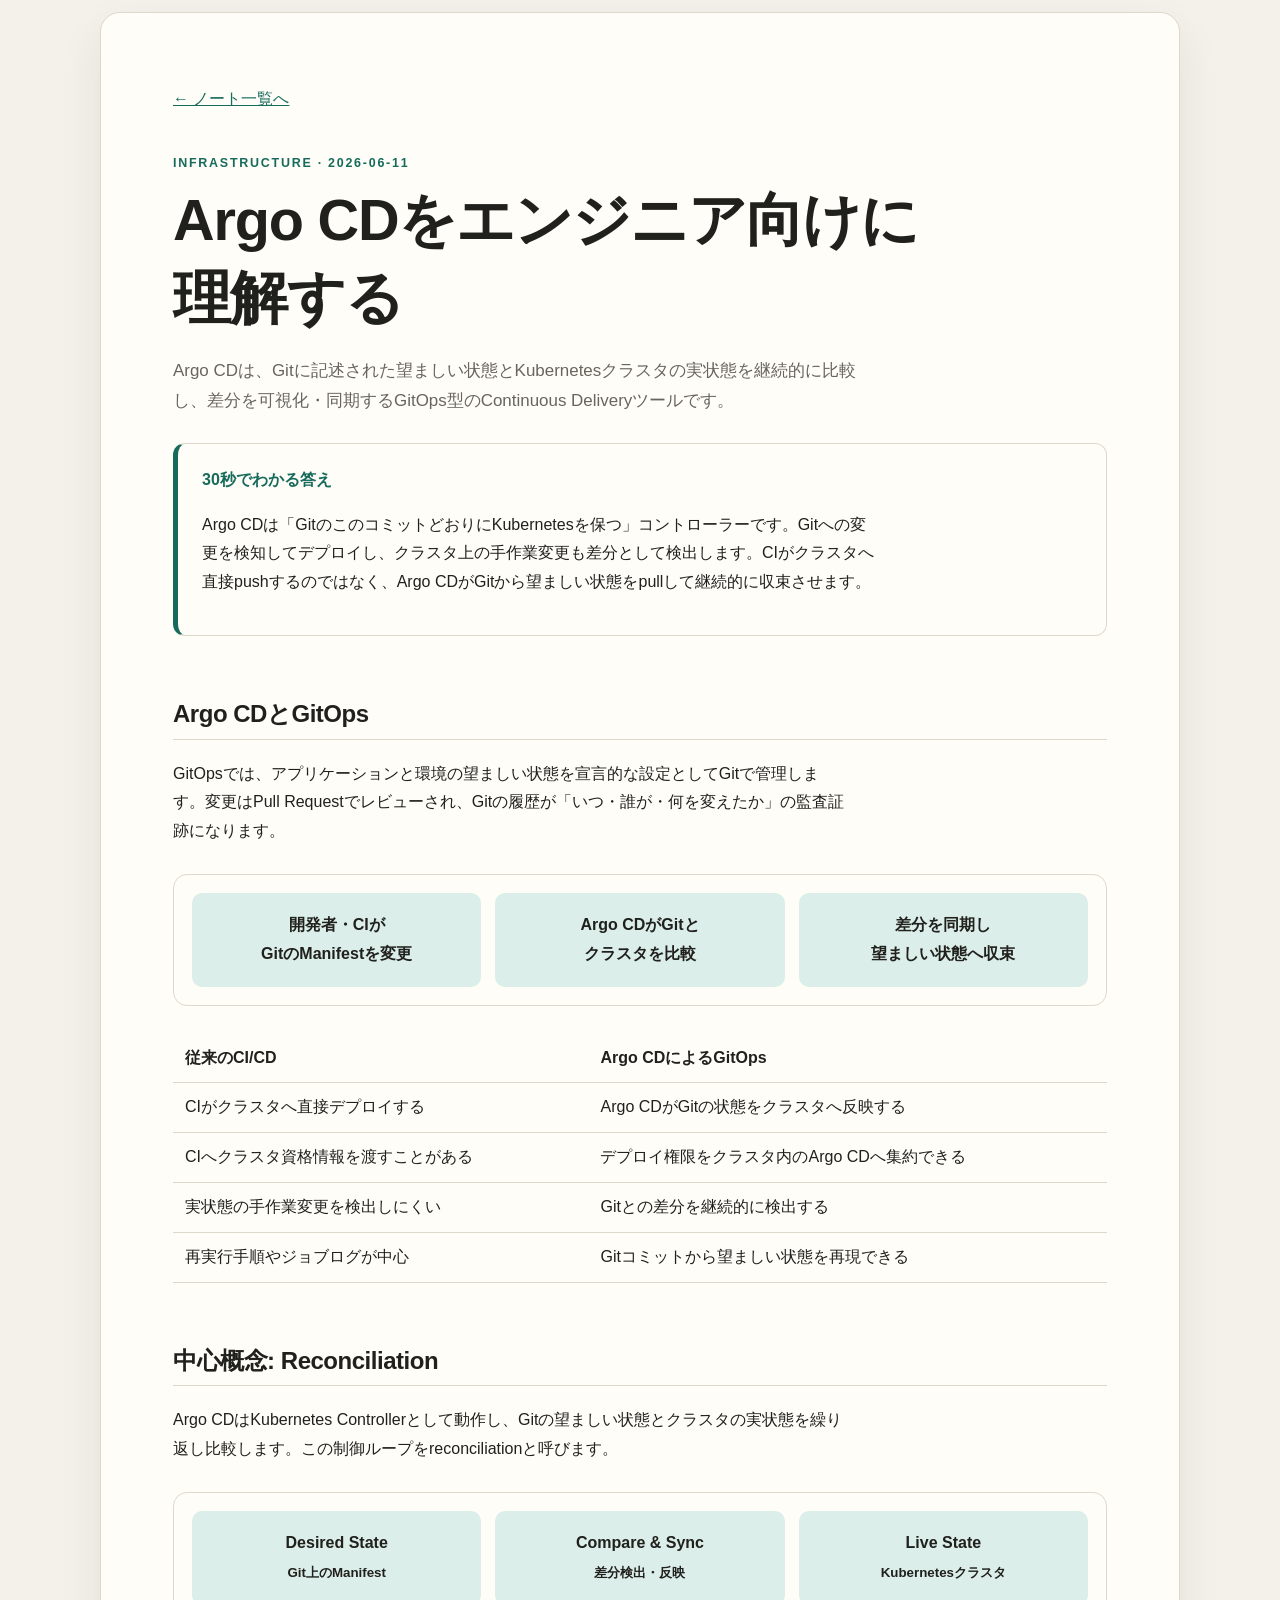
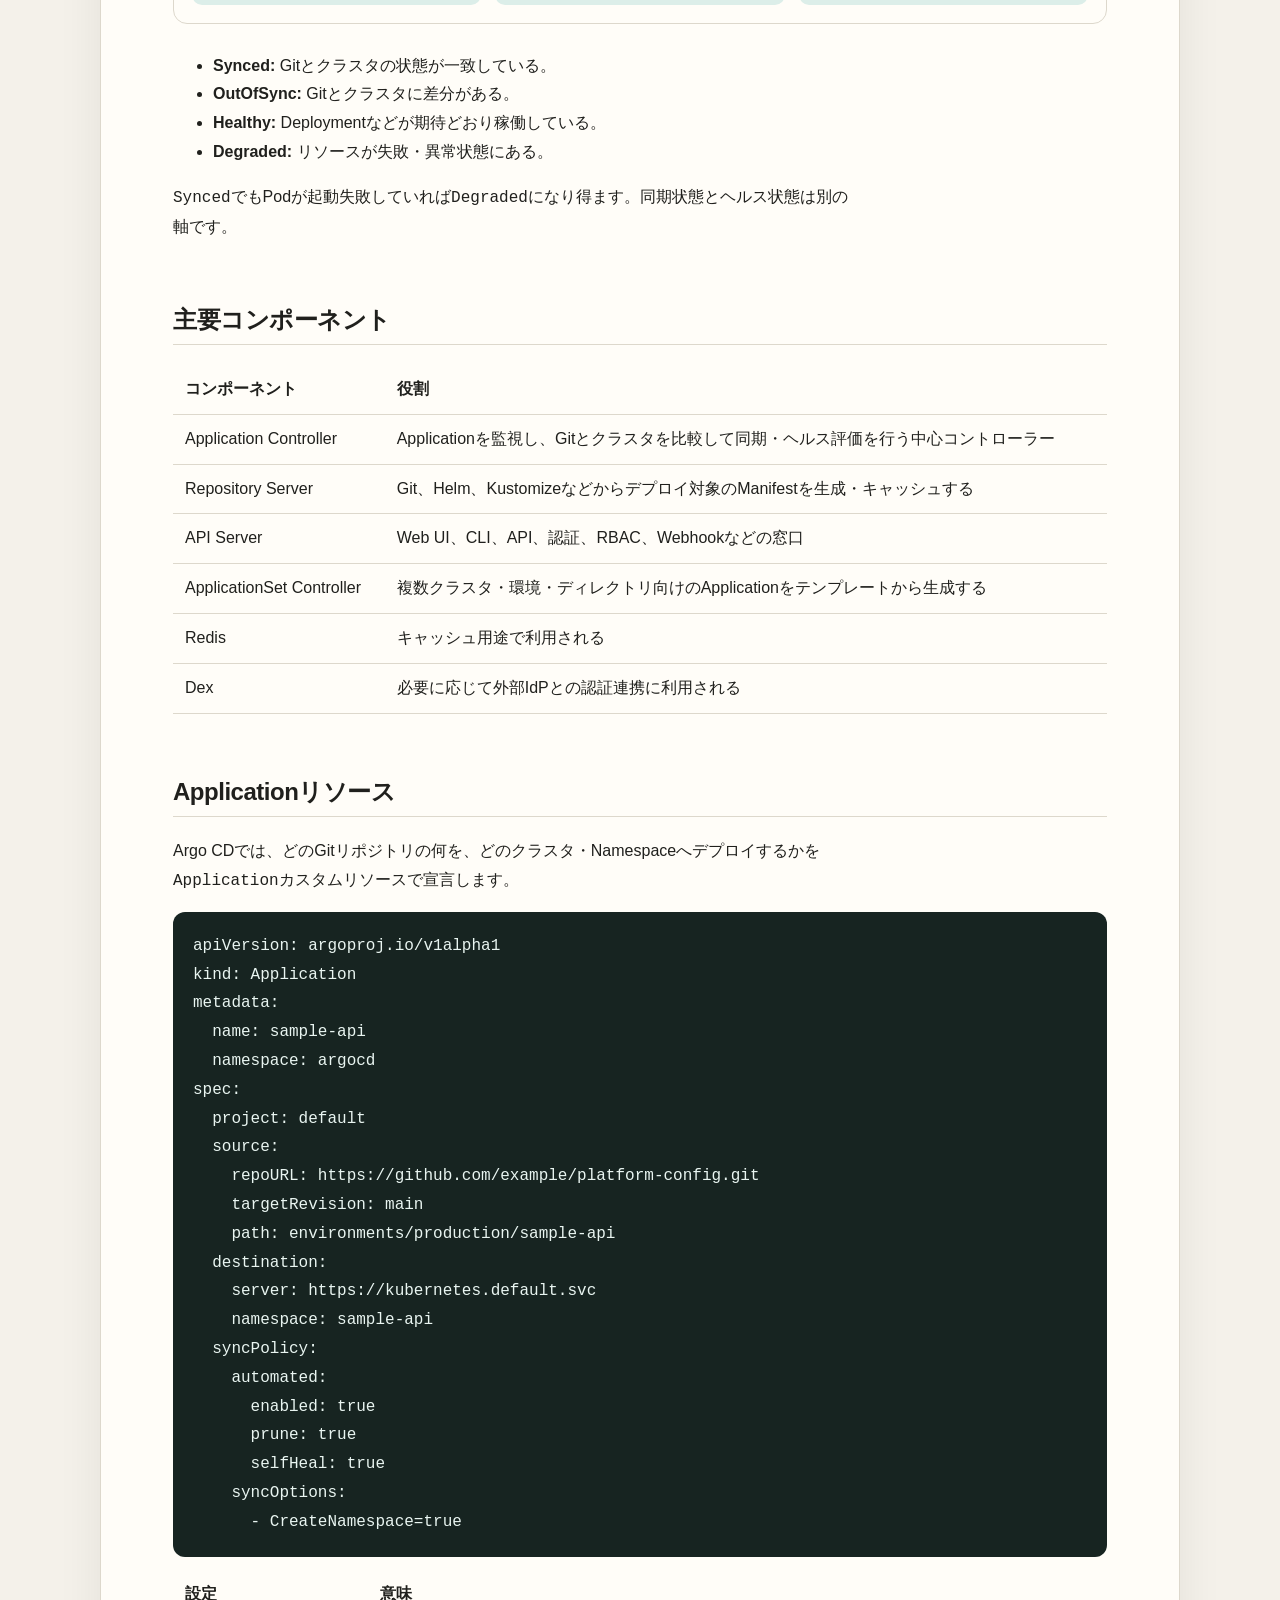
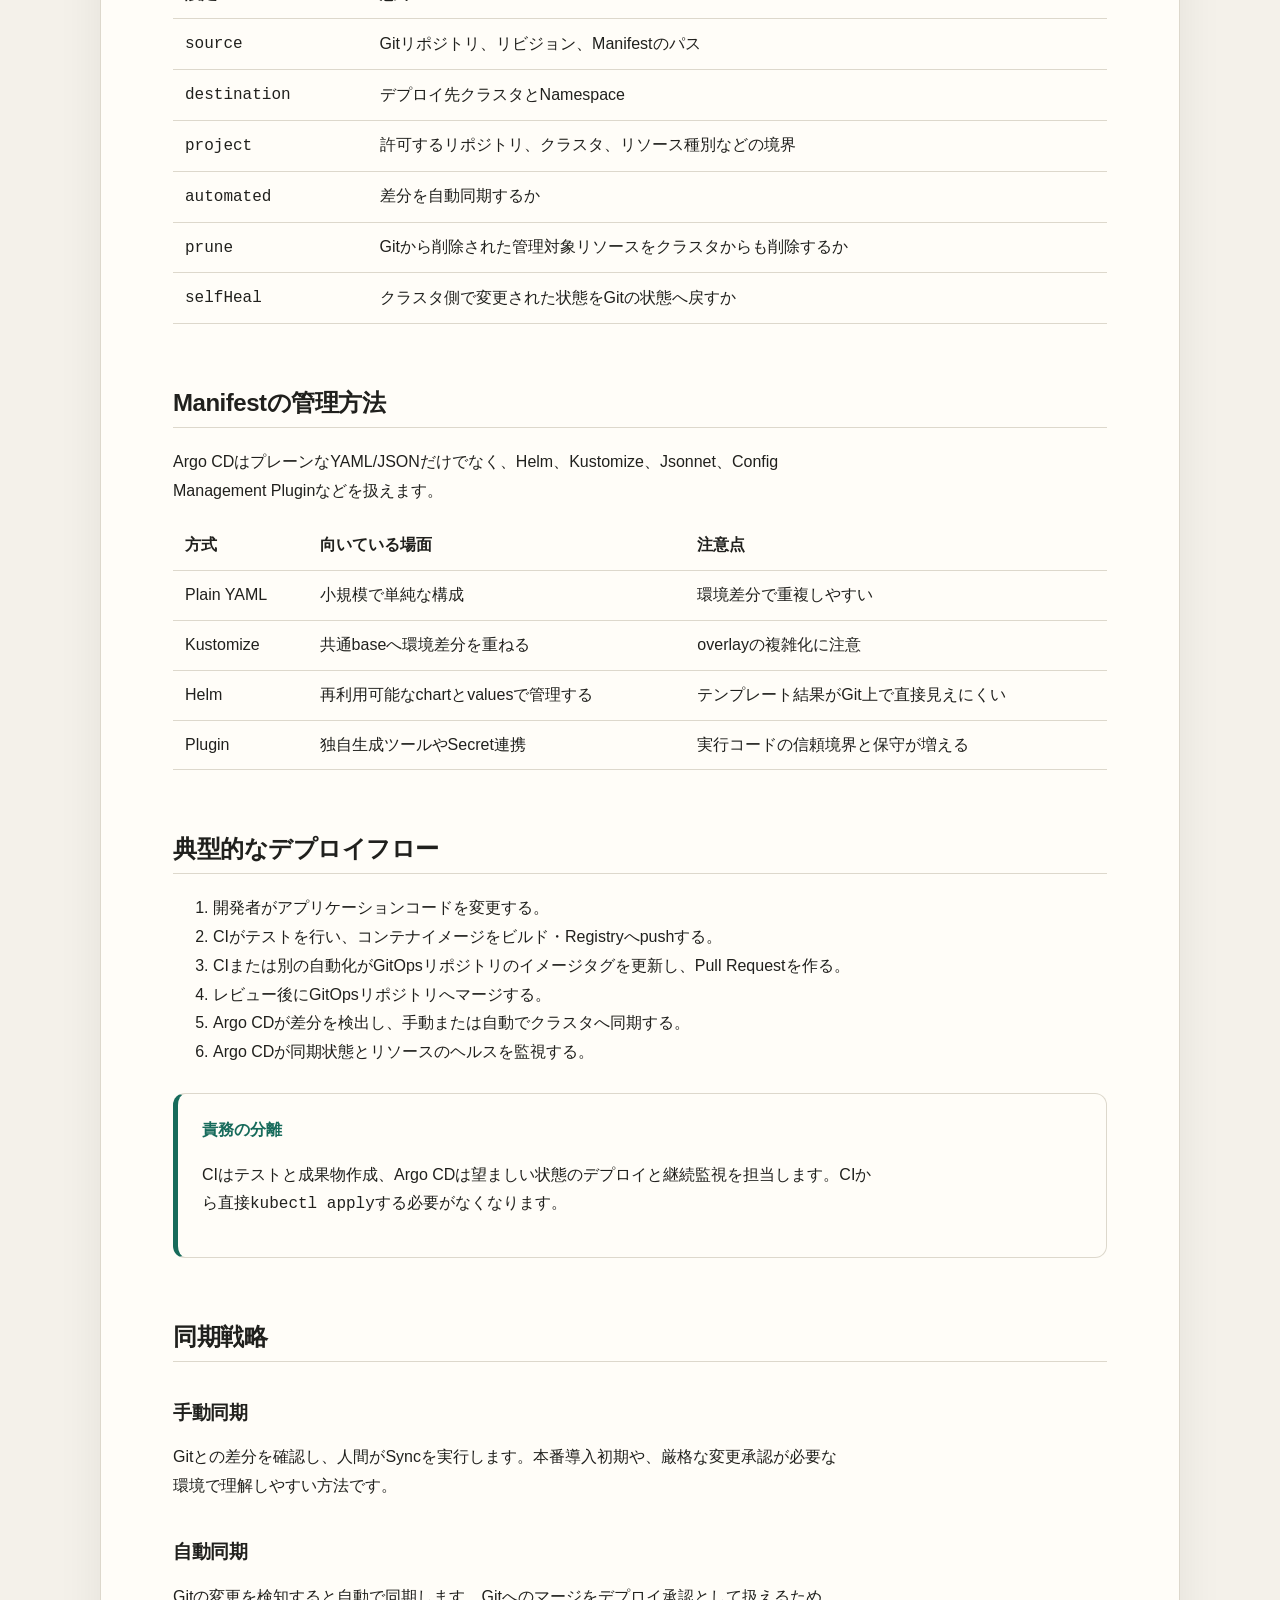
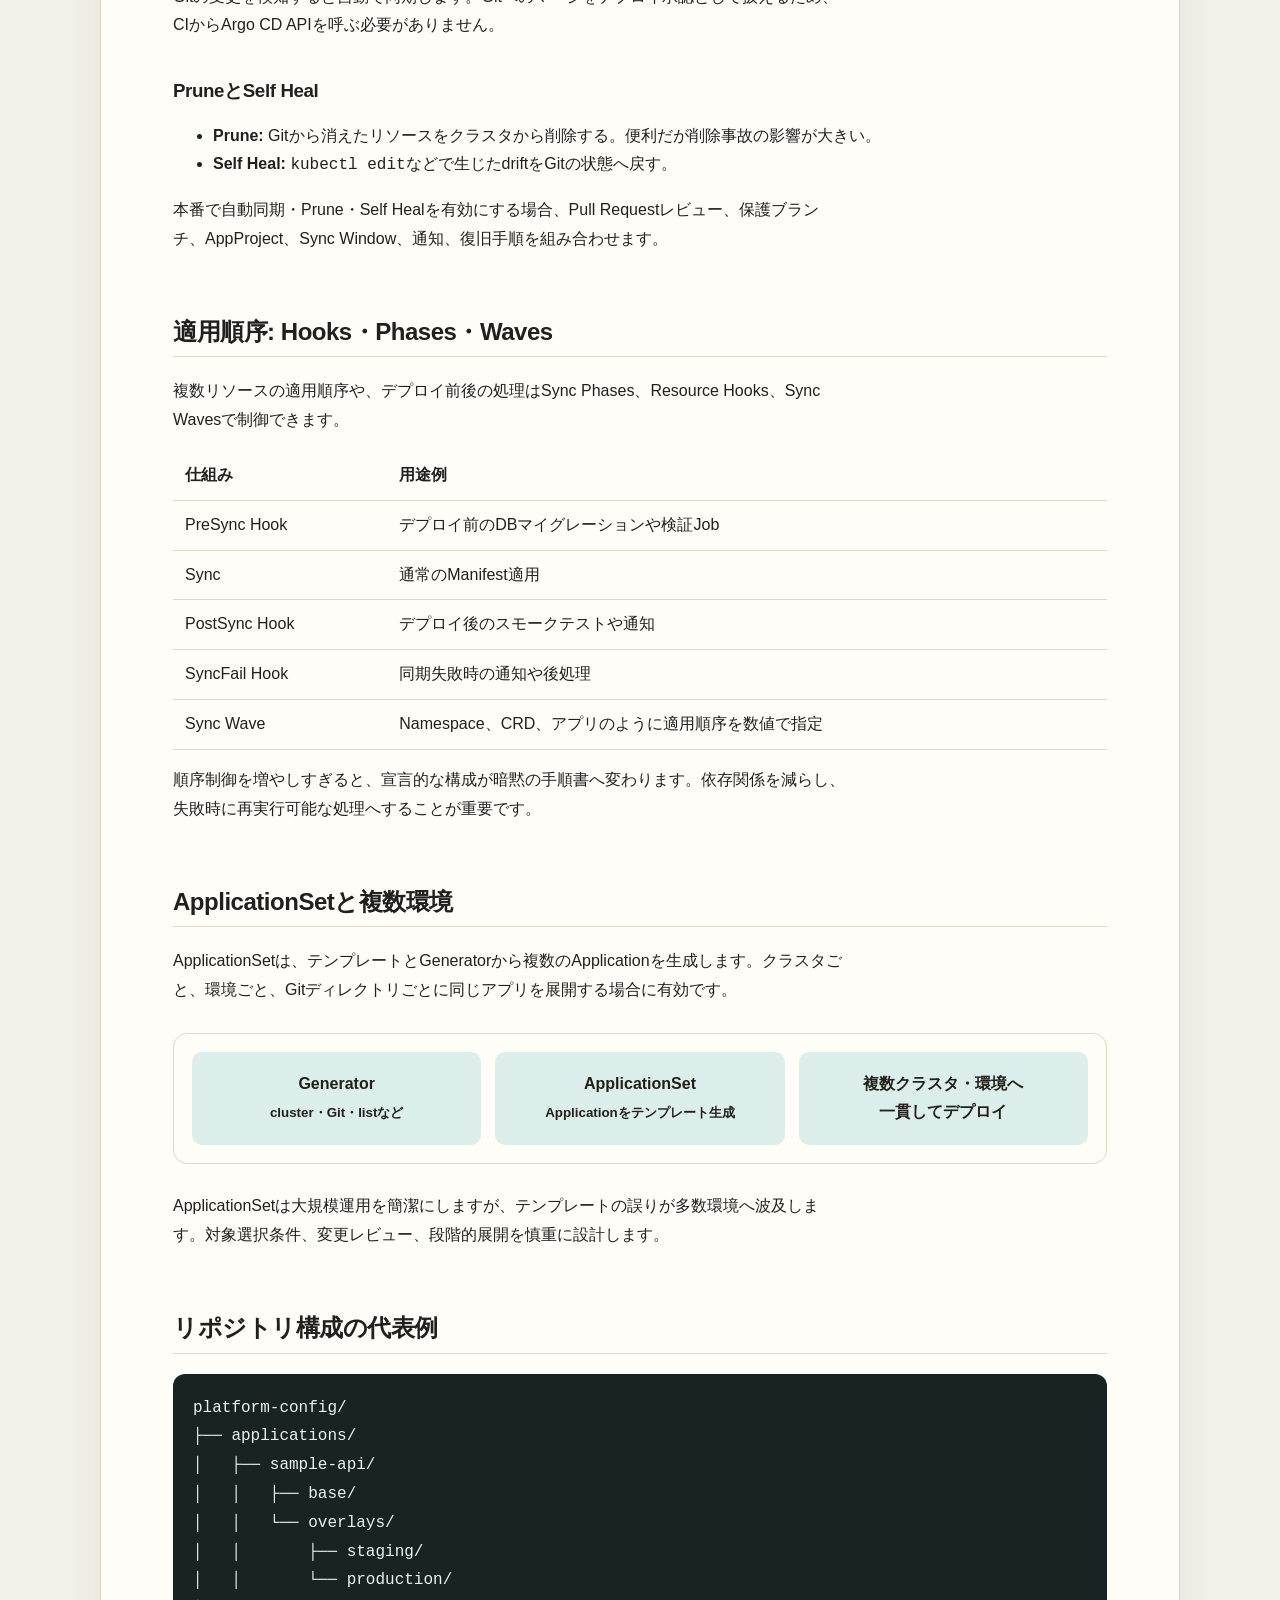
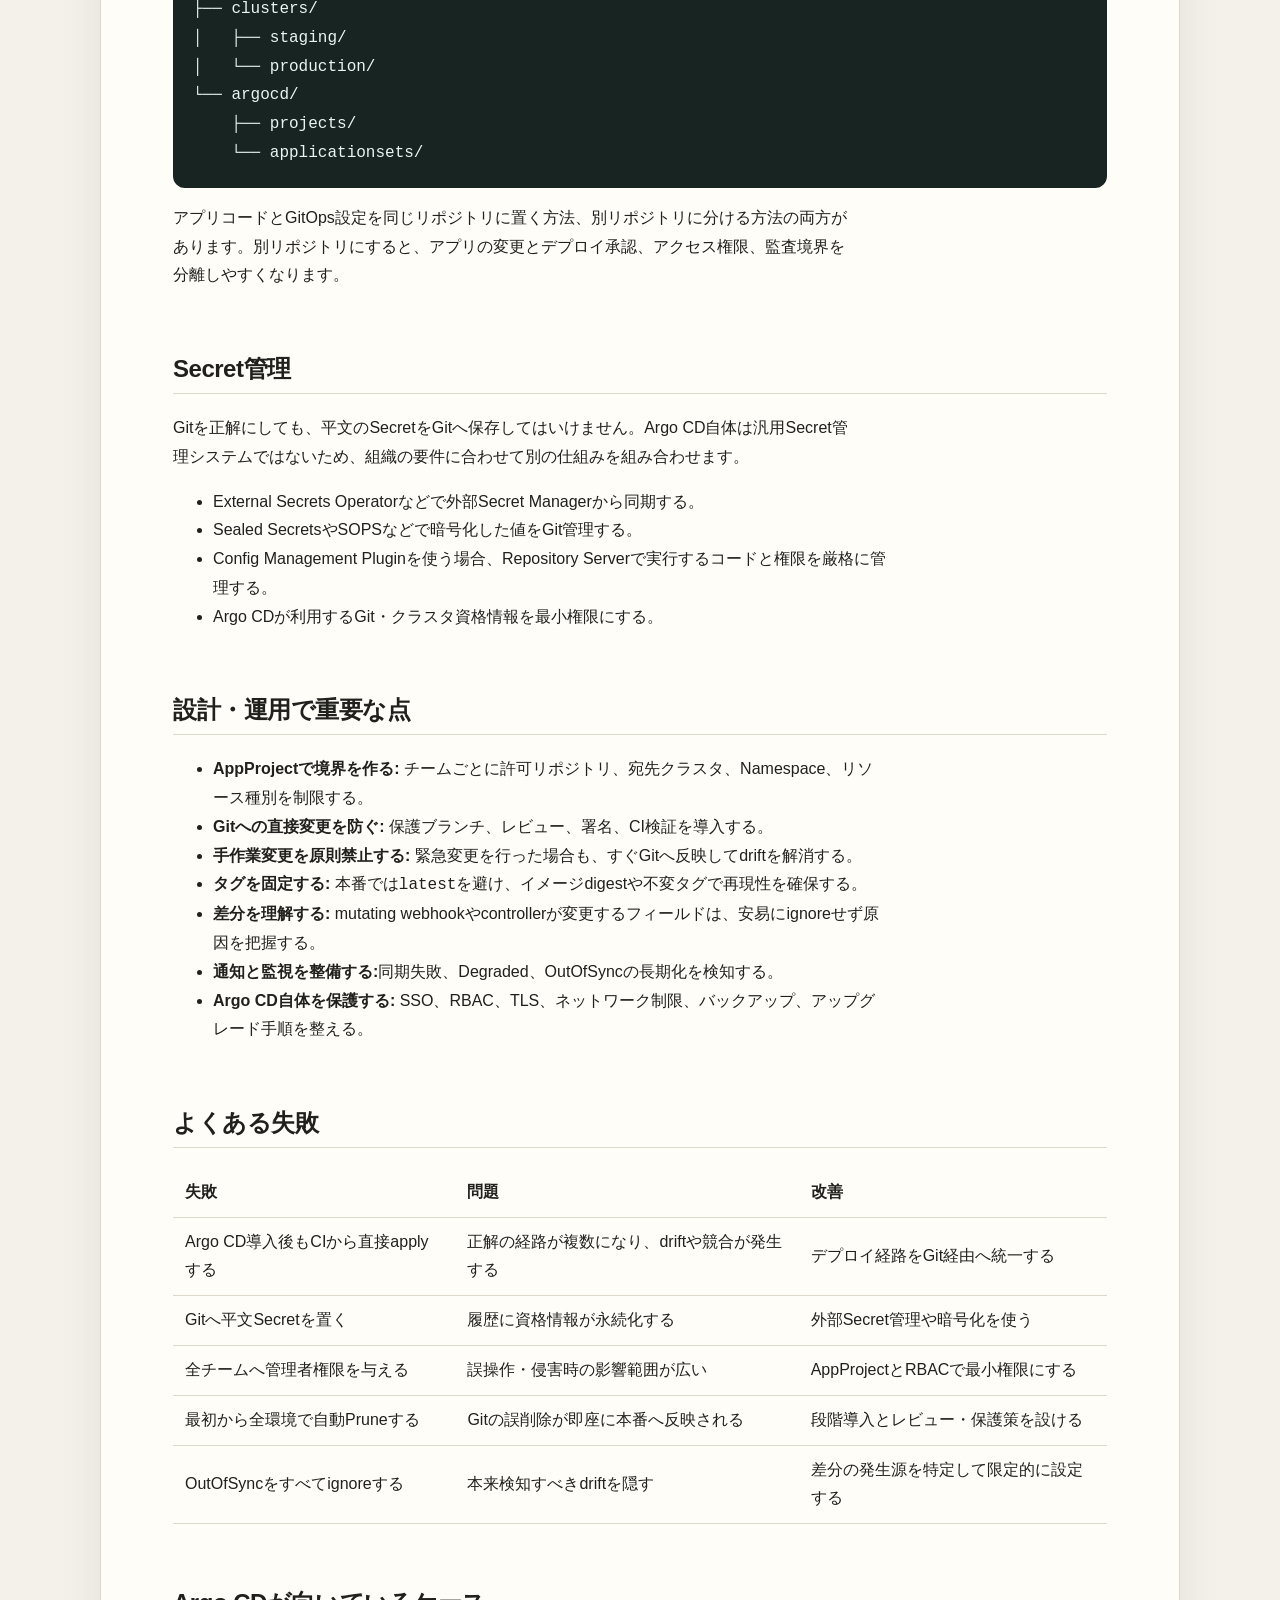
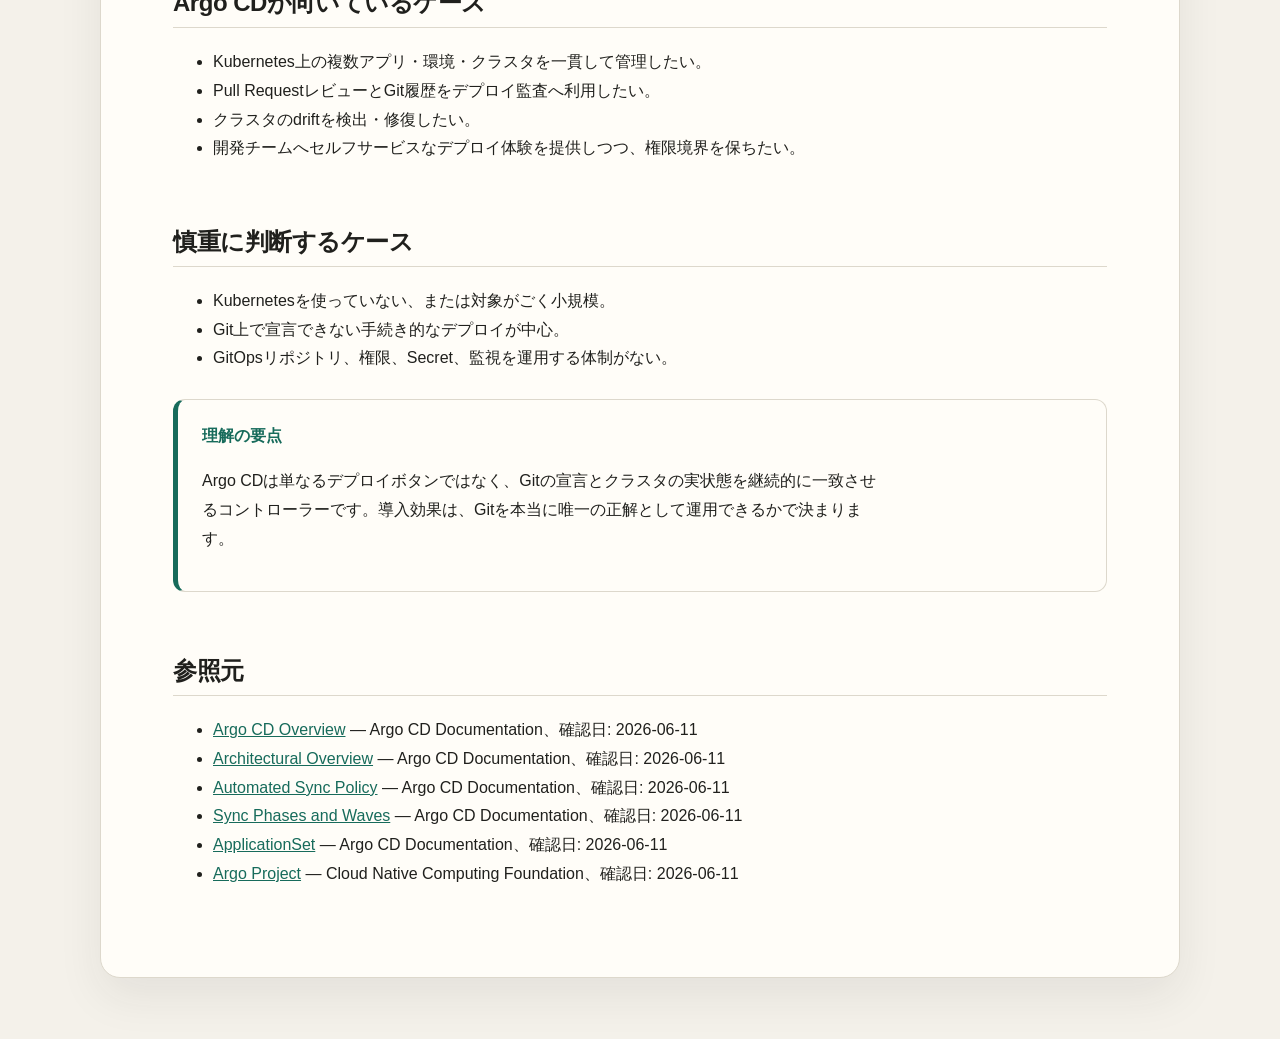
<file: notes/2026-06-11-argocd-guide/index.html>
<!doctype html>
<html lang="ja">
<head>
  <meta charset="utf-8">
  <meta name="viewport" content="width=device-width, initial-scale=1">
  <meta name="description" content="Argo CDとGitOpsの仕組み、構成要素、Application定義、同期戦略、ApplicationSet、実運用の注意点を解説">
  <title>Argo CDをエンジニア向けに理解する | Technical Notes</title>
  <link rel="stylesheet" href="../../styles/site.css">
</head>
<body>
  <main class="page-shell article">
    <nav><a href="../../">← ノート一覧へ</a></nav>
    <p class="eyebrow">Infrastructure · 2026-06-11</p>
    <h1>Argo CDをエンジニア向けに理解する</h1>
    <p class="lead">Argo CDは、Gitに記述された望ましい状態とKubernetesクラスタの実状態を継続的に比較し、差分を可視化・同期するGitOps型のContinuous Deliveryツールです。</p>

    <div class="callout">
      <strong>30秒でわかる答え</strong>
      <p>Argo CDは「GitのこのコミットどおりにKubernetesを保つ」コントローラーです。Gitへの変更を検知してデプロイし、クラスタ上の手作業変更も差分として検出します。CIがクラスタへ直接pushするのではなく、Argo CDがGitから望ましい状態をpullして継続的に収束させます。</p>
    </div>

    <h2>Argo CDとGitOps</h2>
    <p>GitOpsでは、アプリケーションと環境の望ましい状態を宣言的な設定としてGitで管理します。変更はPull Requestでレビューされ、Gitの履歴が「いつ・誰が・何を変えたか」の監査証跡になります。</p>

    <div class="diagram" aria-label="Argo CDを使ったGitOpsの流れ">
      <div>開発者・CIが<br>GitのManifestを変更</div>
      <div>Argo CDがGitと<br>クラスタを比較</div>
      <div>差分を同期し<br>望ましい状態へ収束</div>
    </div>

    <table>
      <thead><tr><th>従来のCI/CD</th><th>Argo CDによるGitOps</th></tr></thead>
      <tbody>
        <tr><td>CIがクラスタへ直接デプロイする</td><td>Argo CDがGitの状態をクラスタへ反映する</td></tr>
        <tr><td>CIへクラスタ資格情報を渡すことがある</td><td>デプロイ権限をクラスタ内のArgo CDへ集約できる</td></tr>
        <tr><td>実状態の手作業変更を検出しにくい</td><td>Gitとの差分を継続的に検出する</td></tr>
        <tr><td>再実行手順やジョブログが中心</td><td>Gitコミットから望ましい状態を再現できる</td></tr>
      </tbody>
    </table>

    <h2>中心概念: Reconciliation</h2>
    <p>Argo CDはKubernetes Controllerとして動作し、Gitの望ましい状態とクラスタの実状態を繰り返し比較します。この制御ループをreconciliationと呼びます。</p>

    <div class="diagram" aria-label="Argo CDのreconciliationループ">
      <div>Desired State<br><small>Git上のManifest</small></div>
      <div>Compare &amp; Sync<br><small>差分検出・反映</small></div>
      <div>Live State<br><small>Kubernetesクラスタ</small></div>
    </div>

    <ul>
      <li><strong>Synced:</strong> Gitとクラスタの状態が一致している。</li>
      <li><strong>OutOfSync:</strong> Gitとクラスタに差分がある。</li>
      <li><strong>Healthy:</strong> Deploymentなどが期待どおり稼働している。</li>
      <li><strong>Degraded:</strong> リソースが失敗・異常状態にある。</li>
    </ul>

    <p><code>Synced</code>でもPodが起動失敗していれば<code>Degraded</code>になり得ます。同期状態とヘルス状態は別の軸です。</p>

    <h2>主要コンポーネント</h2>
    <table>
      <thead><tr><th>コンポーネント</th><th>役割</th></tr></thead>
      <tbody>
        <tr><td>Application Controller</td><td>Applicationを監視し、Gitとクラスタを比較して同期・ヘルス評価を行う中心コントローラー</td></tr>
        <tr><td>Repository Server</td><td>Git、Helm、Kustomizeなどからデプロイ対象のManifestを生成・キャッシュする</td></tr>
        <tr><td>API Server</td><td>Web UI、CLI、API、認証、RBAC、Webhookなどの窓口</td></tr>
        <tr><td>ApplicationSet Controller</td><td>複数クラスタ・環境・ディレクトリ向けのApplicationをテンプレートから生成する</td></tr>
        <tr><td>Redis</td><td>キャッシュ用途で利用される</td></tr>
        <tr><td>Dex</td><td>必要に応じて外部IdPとの認証連携に利用される</td></tr>
      </tbody>
    </table>

    <h2>Applicationリソース</h2>
    <p>Argo CDでは、どのGitリポジトリの何を、どのクラスタ・Namespaceへデプロイするかを<code>Application</code>カスタムリソースで宣言します。</p>

    <pre><code>apiVersion: argoproj.io/v1alpha1
kind: Application
metadata:
  name: sample-api
  namespace: argocd
spec:
  project: default
  source:
    repoURL: https://github.com/example/platform-config.git
    targetRevision: main
    path: environments/production/sample-api
  destination:
    server: https://kubernetes.default.svc
    namespace: sample-api
  syncPolicy:
    automated:
      enabled: true
      prune: true
      selfHeal: true
    syncOptions:
      - CreateNamespace=true</code></pre>

    <table>
      <thead><tr><th>設定</th><th>意味</th></tr></thead>
      <tbody>
        <tr><td><code>source</code></td><td>Gitリポジトリ、リビジョン、Manifestのパス</td></tr>
        <tr><td><code>destination</code></td><td>デプロイ先クラスタとNamespace</td></tr>
        <tr><td><code>project</code></td><td>許可するリポジトリ、クラスタ、リソース種別などの境界</td></tr>
        <tr><td><code>automated</code></td><td>差分を自動同期するか</td></tr>
        <tr><td><code>prune</code></td><td>Gitから削除された管理対象リソースをクラスタからも削除するか</td></tr>
        <tr><td><code>selfHeal</code></td><td>クラスタ側で変更された状態をGitの状態へ戻すか</td></tr>
      </tbody>
    </table>

    <h2>Manifestの管理方法</h2>
    <p>Argo CDはプレーンなYAML/JSONだけでなく、Helm、Kustomize、Jsonnet、Config Management Pluginなどを扱えます。</p>

    <table>
      <thead><tr><th>方式</th><th>向いている場面</th><th>注意点</th></tr></thead>
      <tbody>
        <tr><td>Plain YAML</td><td>小規模で単純な構成</td><td>環境差分で重複しやすい</td></tr>
        <tr><td>Kustomize</td><td>共通baseへ環境差分を重ねる</td><td>overlayの複雑化に注意</td></tr>
        <tr><td>Helm</td><td>再利用可能なchartとvaluesで管理する</td><td>テンプレート結果がGit上で直接見えにくい</td></tr>
        <tr><td>Plugin</td><td>独自生成ツールやSecret連携</td><td>実行コードの信頼境界と保守が増える</td></tr>
      </tbody>
    </table>

    <h2>典型的なデプロイフロー</h2>
    <ol>
      <li>開発者がアプリケーションコードを変更する。</li>
      <li>CIがテストを行い、コンテナイメージをビルド・Registryへpushする。</li>
      <li>CIまたは別の自動化がGitOpsリポジトリのイメージタグを更新し、Pull Requestを作る。</li>
      <li>レビュー後にGitOpsリポジトリへマージする。</li>
      <li>Argo CDが差分を検出し、手動または自動でクラスタへ同期する。</li>
      <li>Argo CDが同期状態とリソースのヘルスを監視する。</li>
    </ol>

    <div class="callout">
      <strong>責務の分離</strong>
      <p>CIはテストと成果物作成、Argo CDは望ましい状態のデプロイと継続監視を担当します。CIから直接<code>kubectl apply</code>する必要がなくなります。</p>
    </div>

    <h2>同期戦略</h2>
    <h3>手動同期</h3>
    <p>Gitとの差分を確認し、人間がSyncを実行します。本番導入初期や、厳格な変更承認が必要な環境で理解しやすい方法です。</p>

    <h3>自動同期</h3>
    <p>Gitの変更を検知すると自動で同期します。Gitへのマージをデプロイ承認として扱えるため、CIからArgo CD APIを呼ぶ必要がありません。</p>

    <h3>PruneとSelf Heal</h3>
    <ul>
      <li><strong>Prune:</strong> Gitから消えたリソースをクラスタから削除する。便利だが削除事故の影響が大きい。</li>
      <li><strong>Self Heal:</strong> <code>kubectl edit</code>などで生じたdriftをGitの状態へ戻す。</li>
    </ul>

    <p>本番で自動同期・Prune・Self Healを有効にする場合、Pull Requestレビュー、保護ブランチ、AppProject、Sync Window、通知、復旧手順を組み合わせます。</p>

    <h2>適用順序: Hooks・Phases・Waves</h2>
    <p>複数リソースの適用順序や、デプロイ前後の処理はSync Phases、Resource Hooks、Sync Wavesで制御できます。</p>

    <table>
      <thead><tr><th>仕組み</th><th>用途例</th></tr></thead>
      <tbody>
        <tr><td>PreSync Hook</td><td>デプロイ前のDBマイグレーションや検証Job</td></tr>
        <tr><td>Sync</td><td>通常のManifest適用</td></tr>
        <tr><td>PostSync Hook</td><td>デプロイ後のスモークテストや通知</td></tr>
        <tr><td>SyncFail Hook</td><td>同期失敗時の通知や後処理</td></tr>
        <tr><td>Sync Wave</td><td>Namespace、CRD、アプリのように適用順序を数値で指定</td></tr>
      </tbody>
    </table>

    <p>順序制御を増やしすぎると、宣言的な構成が暗黙の手順書へ変わります。依存関係を減らし、失敗時に再実行可能な処理へすることが重要です。</p>

    <h2>ApplicationSetと複数環境</h2>
    <p>ApplicationSetは、テンプレートとGeneratorから複数のApplicationを生成します。クラスタごと、環境ごと、Gitディレクトリごとに同じアプリを展開する場合に有効です。</p>

    <div class="diagram" aria-label="ApplicationSetの役割">
      <div>Generator<br><small>cluster・Git・listなど</small></div>
      <div>ApplicationSet<br><small>Applicationをテンプレート生成</small></div>
      <div>複数クラスタ・環境へ<br>一貫してデプロイ</div>
    </div>

    <p>ApplicationSetは大規模運用を簡潔にしますが、テンプレートの誤りが多数環境へ波及します。対象選択条件、変更レビュー、段階的展開を慎重に設計します。</p>

    <h2>リポジトリ構成の代表例</h2>
    <pre><code>platform-config/
├── applications/
│   ├── sample-api/
│   │   ├── base/
│   │   └── overlays/
│   │       ├── staging/
│   │       └── production/
├── clusters/
│   ├── staging/
│   └── production/
└── argocd/
    ├── projects/
    └── applicationsets/</code></pre>

    <p>アプリコードとGitOps設定を同じリポジトリに置く方法、別リポジトリに分ける方法の両方があります。別リポジトリにすると、アプリの変更とデプロイ承認、アクセス権限、監査境界を分離しやすくなります。</p>

    <h2>Secret管理</h2>
    <p>Gitを正解にしても、平文のSecretをGitへ保存してはいけません。Argo CD自体は汎用Secret管理システムではないため、組織の要件に合わせて別の仕組みを組み合わせます。</p>

    <ul>
      <li>External Secrets Operatorなどで外部Secret Managerから同期する。</li>
      <li>Sealed SecretsやSOPSなどで暗号化した値をGit管理する。</li>
      <li>Config Management Pluginを使う場合、Repository Serverで実行するコードと権限を厳格に管理する。</li>
      <li>Argo CDが利用するGit・クラスタ資格情報を最小権限にする。</li>
    </ul>

    <h2>設計・運用で重要な点</h2>
    <ul>
      <li><strong>AppProjectで境界を作る:</strong> チームごとに許可リポジトリ、宛先クラスタ、Namespace、リソース種別を制限する。</li>
      <li><strong>Gitへの直接変更を防ぐ:</strong> 保護ブランチ、レビュー、署名、CI検証を導入する。</li>
      <li><strong>手作業変更を原則禁止する:</strong> 緊急変更を行った場合も、すぐGitへ反映してdriftを解消する。</li>
      <li><strong>タグを固定する:</strong> 本番では<code>latest</code>を避け、イメージdigestや不変タグで再現性を確保する。</li>
      <li><strong>差分を理解する:</strong> mutating webhookやcontrollerが変更するフィールドは、安易にignoreせず原因を把握する。</li>
      <li><strong>通知と監視を整備する:</strong>同期失敗、Degraded、OutOfSyncの長期化を検知する。</li>
      <li><strong>Argo CD自体を保護する:</strong> SSO、RBAC、TLS、ネットワーク制限、バックアップ、アップグレード手順を整える。</li>
    </ul>

    <h2>よくある失敗</h2>
    <table>
      <thead><tr><th>失敗</th><th>問題</th><th>改善</th></tr></thead>
      <tbody>
        <tr><td>Argo CD導入後もCIから直接applyする</td><td>正解の経路が複数になり、driftや競合が発生する</td><td>デプロイ経路をGit経由へ統一する</td></tr>
        <tr><td>Gitへ平文Secretを置く</td><td>履歴に資格情報が永続化する</td><td>外部Secret管理や暗号化を使う</td></tr>
        <tr><td>全チームへ管理者権限を与える</td><td>誤操作・侵害時の影響範囲が広い</td><td>AppProjectとRBACで最小権限にする</td></tr>
        <tr><td>最初から全環境で自動Pruneする</td><td>Gitの誤削除が即座に本番へ反映される</td><td>段階導入とレビュー・保護策を設ける</td></tr>
        <tr><td>OutOfSyncをすべてignoreする</td><td>本来検知すべきdriftを隠す</td><td>差分の発生源を特定して限定的に設定する</td></tr>
      </tbody>
    </table>

    <h2>Argo CDが向いているケース</h2>
    <ul>
      <li>Kubernetes上の複数アプリ・環境・クラスタを一貫して管理したい。</li>
      <li>Pull RequestレビューとGit履歴をデプロイ監査へ利用したい。</li>
      <li>クラスタのdriftを検出・修復したい。</li>
      <li>開発チームへセルフサービスなデプロイ体験を提供しつつ、権限境界を保ちたい。</li>
    </ul>

    <h2>慎重に判断するケース</h2>
    <ul>
      <li>Kubernetesを使っていない、または対象がごく小規模。</li>
      <li>Git上で宣言できない手続き的なデプロイが中心。</li>
      <li>GitOpsリポジトリ、権限、Secret、監視を運用する体制がない。</li>
    </ul>

    <div class="callout">
      <strong>理解の要点</strong>
      <p>Argo CDは単なるデプロイボタンではなく、Gitの宣言とクラスタの実状態を継続的に一致させるコントローラーです。導入効果は、Gitを本当に唯一の正解として運用できるかで決まります。</p>
    </div>

    <h2>参照元</h2>
    <ul>
      <li><a href="https://argo-cd.readthedocs.io/en/stable/">Argo CD Overview</a> — Argo CD Documentation、確認日: 2026-06-11</li>
      <li><a href="https://argo-cd.readthedocs.io/en/stable/operator-manual/architecture/">Architectural Overview</a> — Argo CD Documentation、確認日: 2026-06-11</li>
      <li><a href="https://argo-cd.readthedocs.io/en/stable/user-guide/auto_sync/">Automated Sync Policy</a> — Argo CD Documentation、確認日: 2026-06-11</li>
      <li><a href="https://argo-cd.readthedocs.io/en/stable/user-guide/sync-waves/">Sync Phases and Waves</a> — Argo CD Documentation、確認日: 2026-06-11</li>
      <li><a href="https://argo-cd.readthedocs.io/en/stable/operator-manual/applicationset/">ApplicationSet</a> — Argo CD Documentation、確認日: 2026-06-11</li>
      <li><a href="https://www.cncf.io/projects/argo/">Argo Project</a> — Cloud Native Computing Foundation、確認日: 2026-06-11</li>
    </ul>
  </main>
</body>
</html>
</file>
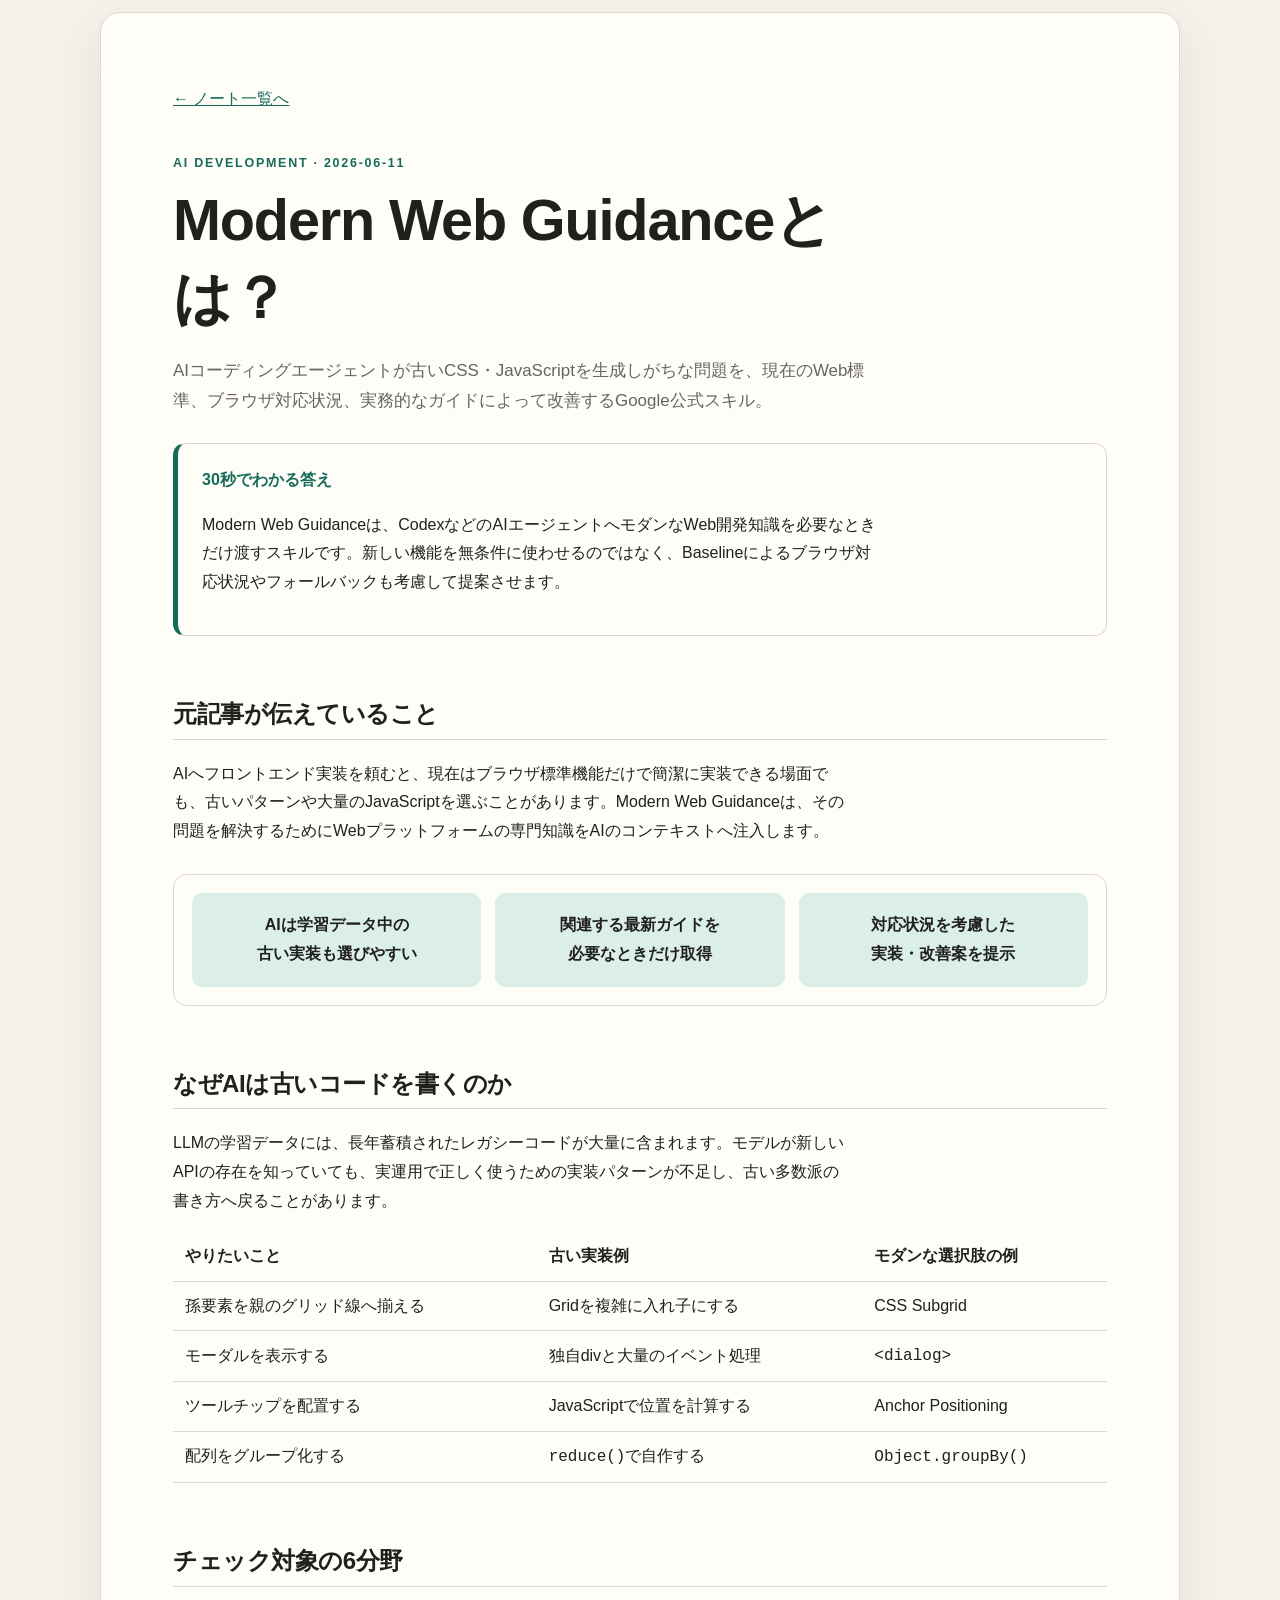
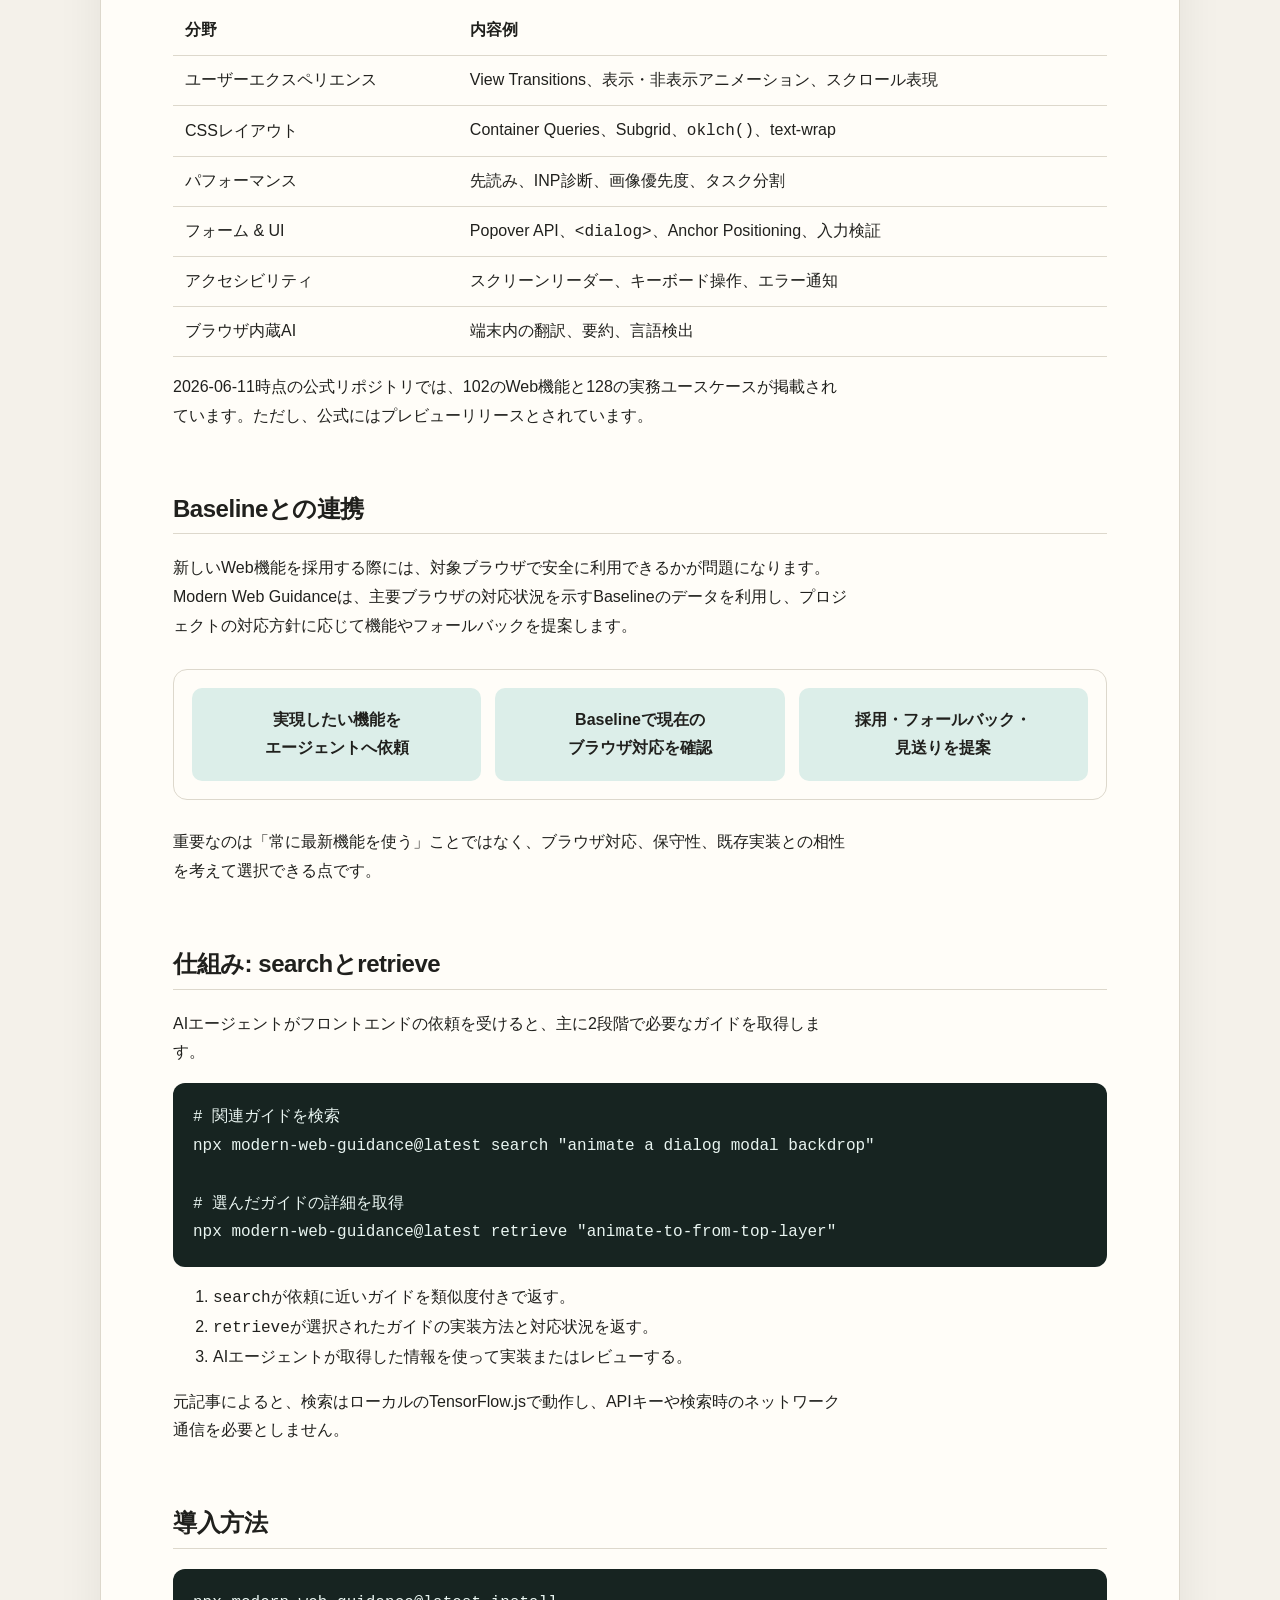
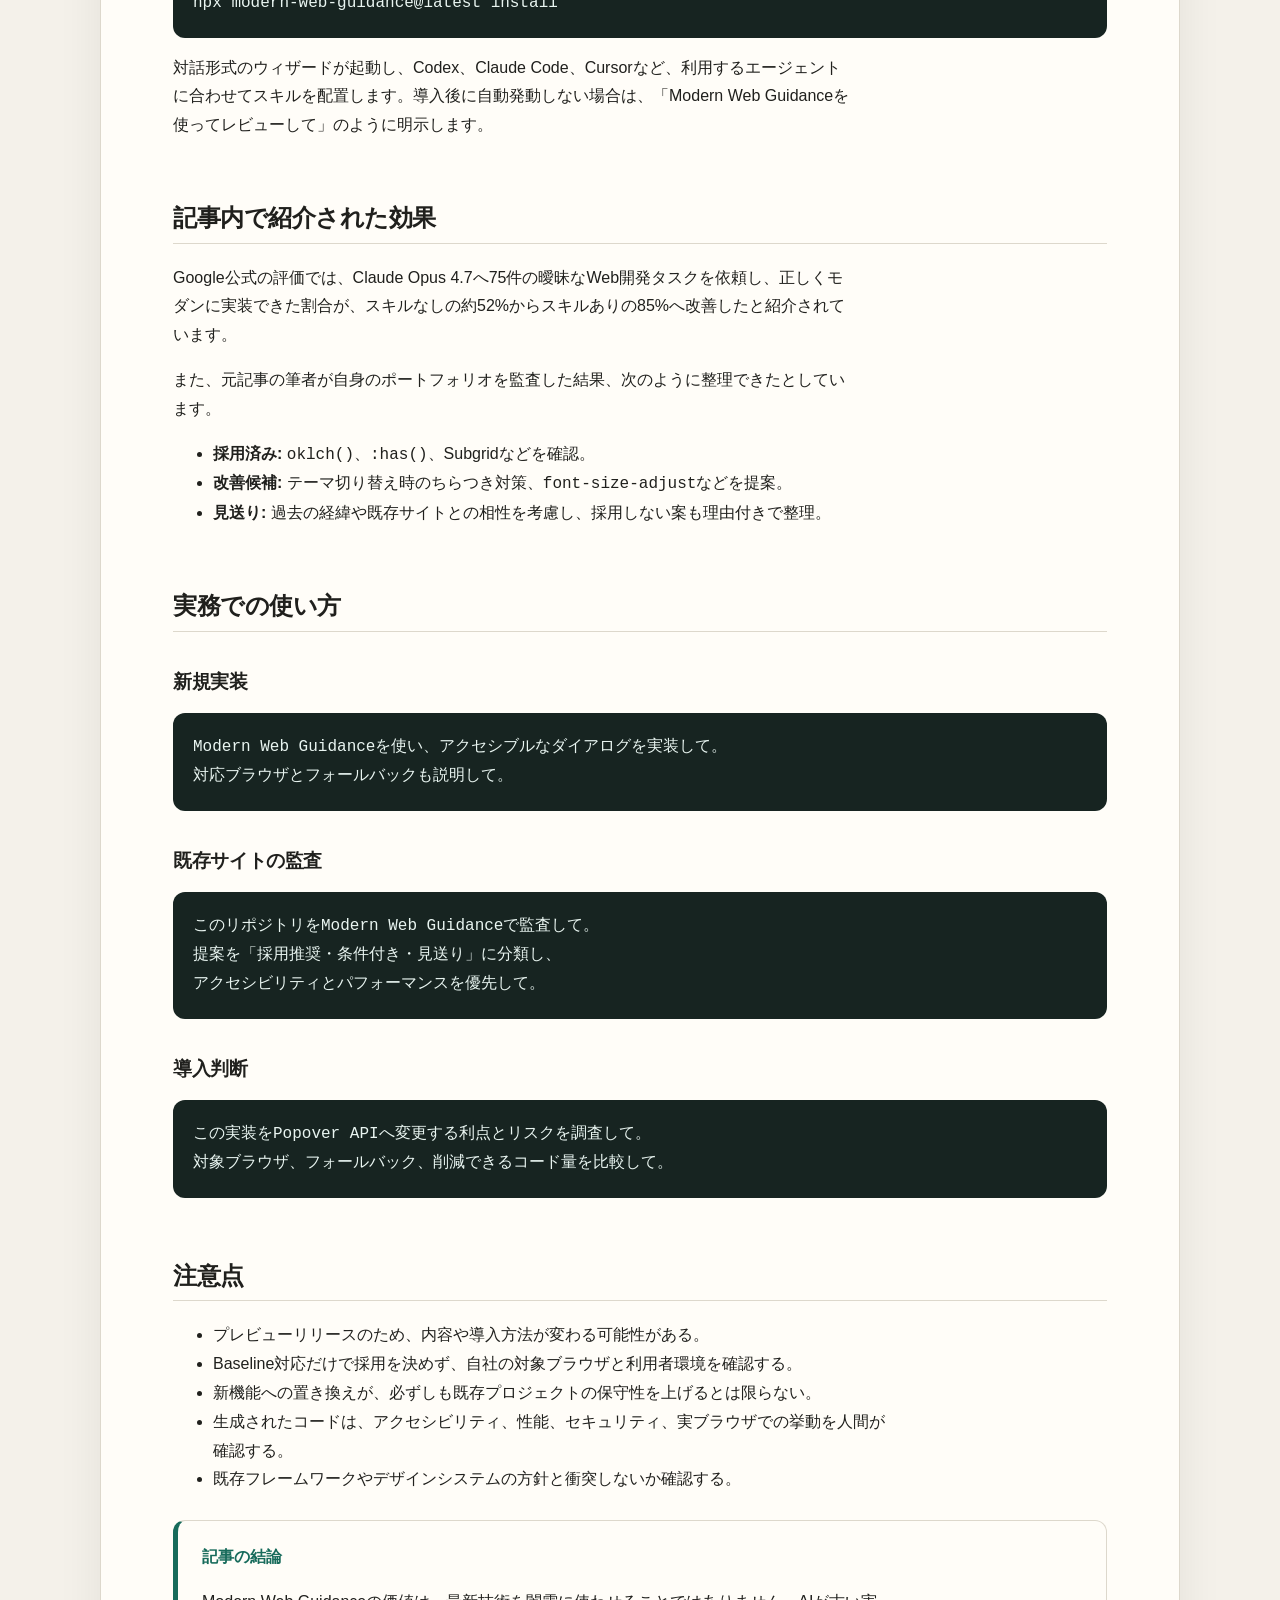
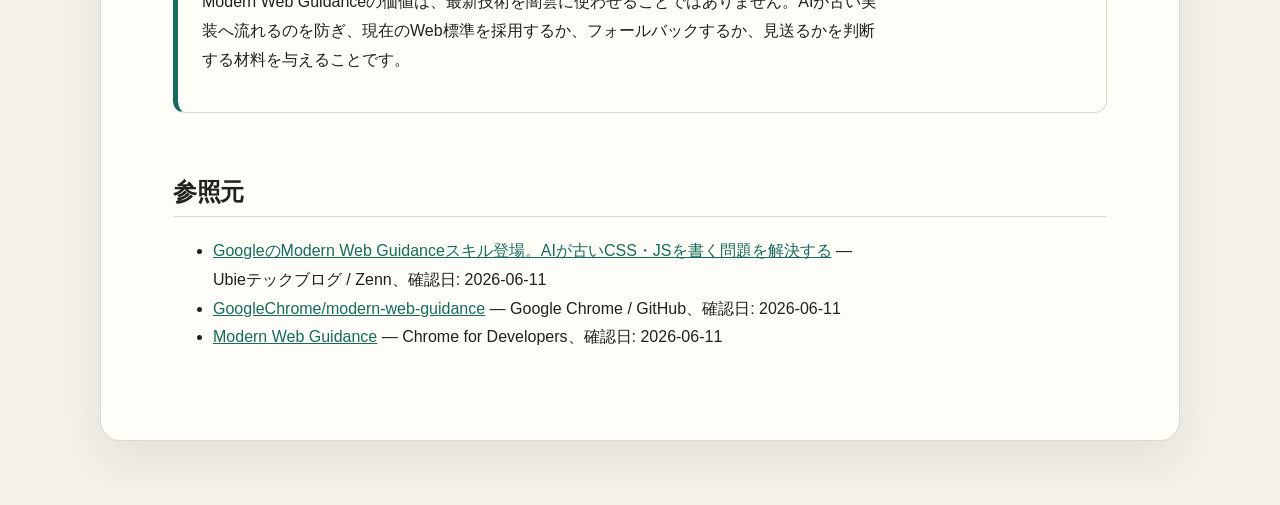
<file: notes/2026-06-11-modern-web-guidance/index.html>
<!doctype html>
<html lang="ja">
<head>
  <meta charset="utf-8">
  <meta name="viewport" content="width=device-width, initial-scale=1">
  <meta name="description" content="Modern Web Guidanceの目的、対象分野、仕組み、導入方法、活用時の注意点を解説">
  <title>Modern Web Guidanceとは？ | Technical Notes</title>
  <link rel="stylesheet" href="../../styles/site.css">
</head>
<body>
  <main class="page-shell article">
    <nav><a href="../../">← ノート一覧へ</a></nav>
    <p class="eyebrow">AI Development · 2026-06-11</p>
    <h1>Modern Web Guidanceとは？</h1>
    <p class="lead">AIコーディングエージェントが古いCSS・JavaScriptを生成しがちな問題を、現在のWeb標準、ブラウザ対応状況、実務的なガイドによって改善するGoogle公式スキル。</p>

    <div class="callout">
      <strong>30秒でわかる答え</strong>
      <p>Modern Web Guidanceは、CodexなどのAIエージェントへモダンなWeb開発知識を必要なときだけ渡すスキルです。新しい機能を無条件に使わせるのではなく、Baselineによるブラウザ対応状況やフォールバックも考慮して提案させます。</p>
    </div>

    <h2>元記事が伝えていること</h2>
    <p>AIへフロントエンド実装を頼むと、現在はブラウザ標準機能だけで簡潔に実装できる場面でも、古いパターンや大量のJavaScriptを選ぶことがあります。Modern Web Guidanceは、その問題を解決するためにWebプラットフォームの専門知識をAIのコンテキストへ注入します。</p>

    <div class="diagram" aria-label="Modern Web Guidanceが解決する流れ">
      <div>AIは学習データ中の<br>古い実装も選びやすい</div>
      <div>関連する最新ガイドを<br>必要なときだけ取得</div>
      <div>対応状況を考慮した<br>実装・改善案を提示</div>
    </div>

    <h2>なぜAIは古いコードを書くのか</h2>
    <p>LLMの学習データには、長年蓄積されたレガシーコードが大量に含まれます。モデルが新しいAPIの存在を知っていても、実運用で正しく使うための実装パターンが不足し、古い多数派の書き方へ戻ることがあります。</p>

    <table>
      <thead><tr><th>やりたいこと</th><th>古い実装例</th><th>モダンな選択肢の例</th></tr></thead>
      <tbody>
        <tr><td>孫要素を親のグリッド線へ揃える</td><td>Gridを複雑に入れ子にする</td><td>CSS Subgrid</td></tr>
        <tr><td>モーダルを表示する</td><td>独自divと大量のイベント処理</td><td><code>&lt;dialog&gt;</code></td></tr>
        <tr><td>ツールチップを配置する</td><td>JavaScriptで位置を計算する</td><td>Anchor Positioning</td></tr>
        <tr><td>配列をグループ化する</td><td><code>reduce()</code>で自作する</td><td><code>Object.groupBy()</code></td></tr>
      </tbody>
    </table>

    <h2>チェック対象の6分野</h2>
    <table>
      <thead><tr><th>分野</th><th>内容例</th></tr></thead>
      <tbody>
        <tr><td>ユーザーエクスペリエンス</td><td>View Transitions、表示・非表示アニメーション、スクロール表現</td></tr>
        <tr><td>CSSレイアウト</td><td>Container Queries、Subgrid、<code>oklch()</code>、text-wrap</td></tr>
        <tr><td>パフォーマンス</td><td>先読み、INP診断、画像優先度、タスク分割</td></tr>
        <tr><td>フォーム &amp; UI</td><td>Popover API、<code>&lt;dialog&gt;</code>、Anchor Positioning、入力検証</td></tr>
        <tr><td>アクセシビリティ</td><td>スクリーンリーダー、キーボード操作、エラー通知</td></tr>
        <tr><td>ブラウザ内蔵AI</td><td>端末内の翻訳、要約、言語検出</td></tr>
      </tbody>
    </table>

    <p>2026-06-11時点の公式リポジトリでは、102のWeb機能と128の実務ユースケースが掲載されています。ただし、公式にはプレビューリリースとされています。</p>

    <h2>Baselineとの連携</h2>
    <p>新しいWeb機能を採用する際には、対象ブラウザで安全に利用できるかが問題になります。Modern Web Guidanceは、主要ブラウザの対応状況を示すBaselineのデータを利用し、プロジェクトの対応方針に応じて機能やフォールバックを提案します。</p>

    <div class="diagram" aria-label="Baselineを使った提案判断">
      <div>実現したい機能を<br>エージェントへ依頼</div>
      <div>Baselineで現在の<br>ブラウザ対応を確認</div>
      <div>採用・フォールバック・<br>見送りを提案</div>
    </div>

    <p>重要なのは「常に最新機能を使う」ことではなく、ブラウザ対応、保守性、既存実装との相性を考えて選択できる点です。</p>

    <h2>仕組み: searchとretrieve</h2>
    <p>AIエージェントがフロントエンドの依頼を受けると、主に2段階で必要なガイドを取得します。</p>

    <pre><code># 関連ガイドを検索
npx modern-web-guidance@latest search "animate a dialog modal backdrop"

# 選んだガイドの詳細を取得
npx modern-web-guidance@latest retrieve "animate-to-from-top-layer"</code></pre>

    <ol>
      <li><code>search</code>が依頼に近いガイドを類似度付きで返す。</li>
      <li><code>retrieve</code>が選択されたガイドの実装方法と対応状況を返す。</li>
      <li>AIエージェントが取得した情報を使って実装またはレビューする。</li>
    </ol>

    <p>元記事によると、検索はローカルのTensorFlow.jsで動作し、APIキーや検索時のネットワーク通信を必要としません。</p>

    <h2>導入方法</h2>
    <pre><code>npx modern-web-guidance@latest install</code></pre>
    <p>対話形式のウィザードが起動し、Codex、Claude Code、Cursorなど、利用するエージェントに合わせてスキルを配置します。導入後に自動発動しない場合は、「Modern Web Guidanceを使ってレビューして」のように明示します。</p>

    <h2>記事内で紹介された効果</h2>
    <p>Google公式の評価では、Claude Opus 4.7へ75件の曖昧なWeb開発タスクを依頼し、正しくモダンに実装できた割合が、スキルなしの約52%からスキルありの85%へ改善したと紹介されています。</p>

    <p>また、元記事の筆者が自身のポートフォリオを監査した結果、次のように整理できたとしています。</p>
    <ul>
      <li><strong>採用済み:</strong> <code>oklch()</code>、<code>:has()</code>、Subgridなどを確認。</li>
      <li><strong>改善候補:</strong> テーマ切り替え時のちらつき対策、<code>font-size-adjust</code>などを提案。</li>
      <li><strong>見送り:</strong> 過去の経緯や既存サイトとの相性を考慮し、採用しない案も理由付きで整理。</li>
    </ul>

    <h2>実務での使い方</h2>
    <h3>新規実装</h3>
    <pre><code>Modern Web Guidanceを使い、アクセシブルなダイアログを実装して。
対応ブラウザとフォールバックも説明して。</code></pre>

    <h3>既存サイトの監査</h3>
    <pre><code>このリポジトリをModern Web Guidanceで監査して。
提案を「採用推奨・条件付き・見送り」に分類し、
アクセシビリティとパフォーマンスを優先して。</code></pre>

    <h3>導入判断</h3>
    <pre><code>この実装をPopover APIへ変更する利点とリスクを調査して。
対象ブラウザ、フォールバック、削減できるコード量を比較して。</code></pre>

    <h2>注意点</h2>
    <ul>
      <li>プレビューリリースのため、内容や導入方法が変わる可能性がある。</li>
      <li>Baseline対応だけで採用を決めず、自社の対象ブラウザと利用者環境を確認する。</li>
      <li>新機能への置き換えが、必ずしも既存プロジェクトの保守性を上げるとは限らない。</li>
      <li>生成されたコードは、アクセシビリティ、性能、セキュリティ、実ブラウザでの挙動を人間が確認する。</li>
      <li>既存フレームワークやデザインシステムの方針と衝突しないか確認する。</li>
    </ul>

    <div class="callout">
      <strong>記事の結論</strong>
      <p>Modern Web Guidanceの価値は、最新技術を闇雲に使わせることではありません。AIが古い実装へ流れるのを防ぎ、現在のWeb標準を採用するか、フォールバックするか、見送るかを判断する材料を与えることです。</p>
    </div>

    <h2>参照元</h2>
    <ul>
      <li><a href="https://zenn.dev/ubie_dev/articles/modern-web-guidance">GoogleのModern Web Guidanceスキル登場。AIが古いCSS・JSを書く問題を解決する</a> — Ubieテックブログ / Zenn、確認日: 2026-06-11</li>
      <li><a href="https://github.com/GoogleChrome/modern-web-guidance">GoogleChrome/modern-web-guidance</a> — Google Chrome / GitHub、確認日: 2026-06-11</li>
      <li><a href="https://developer.chrome.com/docs/modern-web-guidance">Modern Web Guidance</a> — Chrome for Developers、確認日: 2026-06-11</li>
    </ul>
  </main>
</body>
</html>
</file>
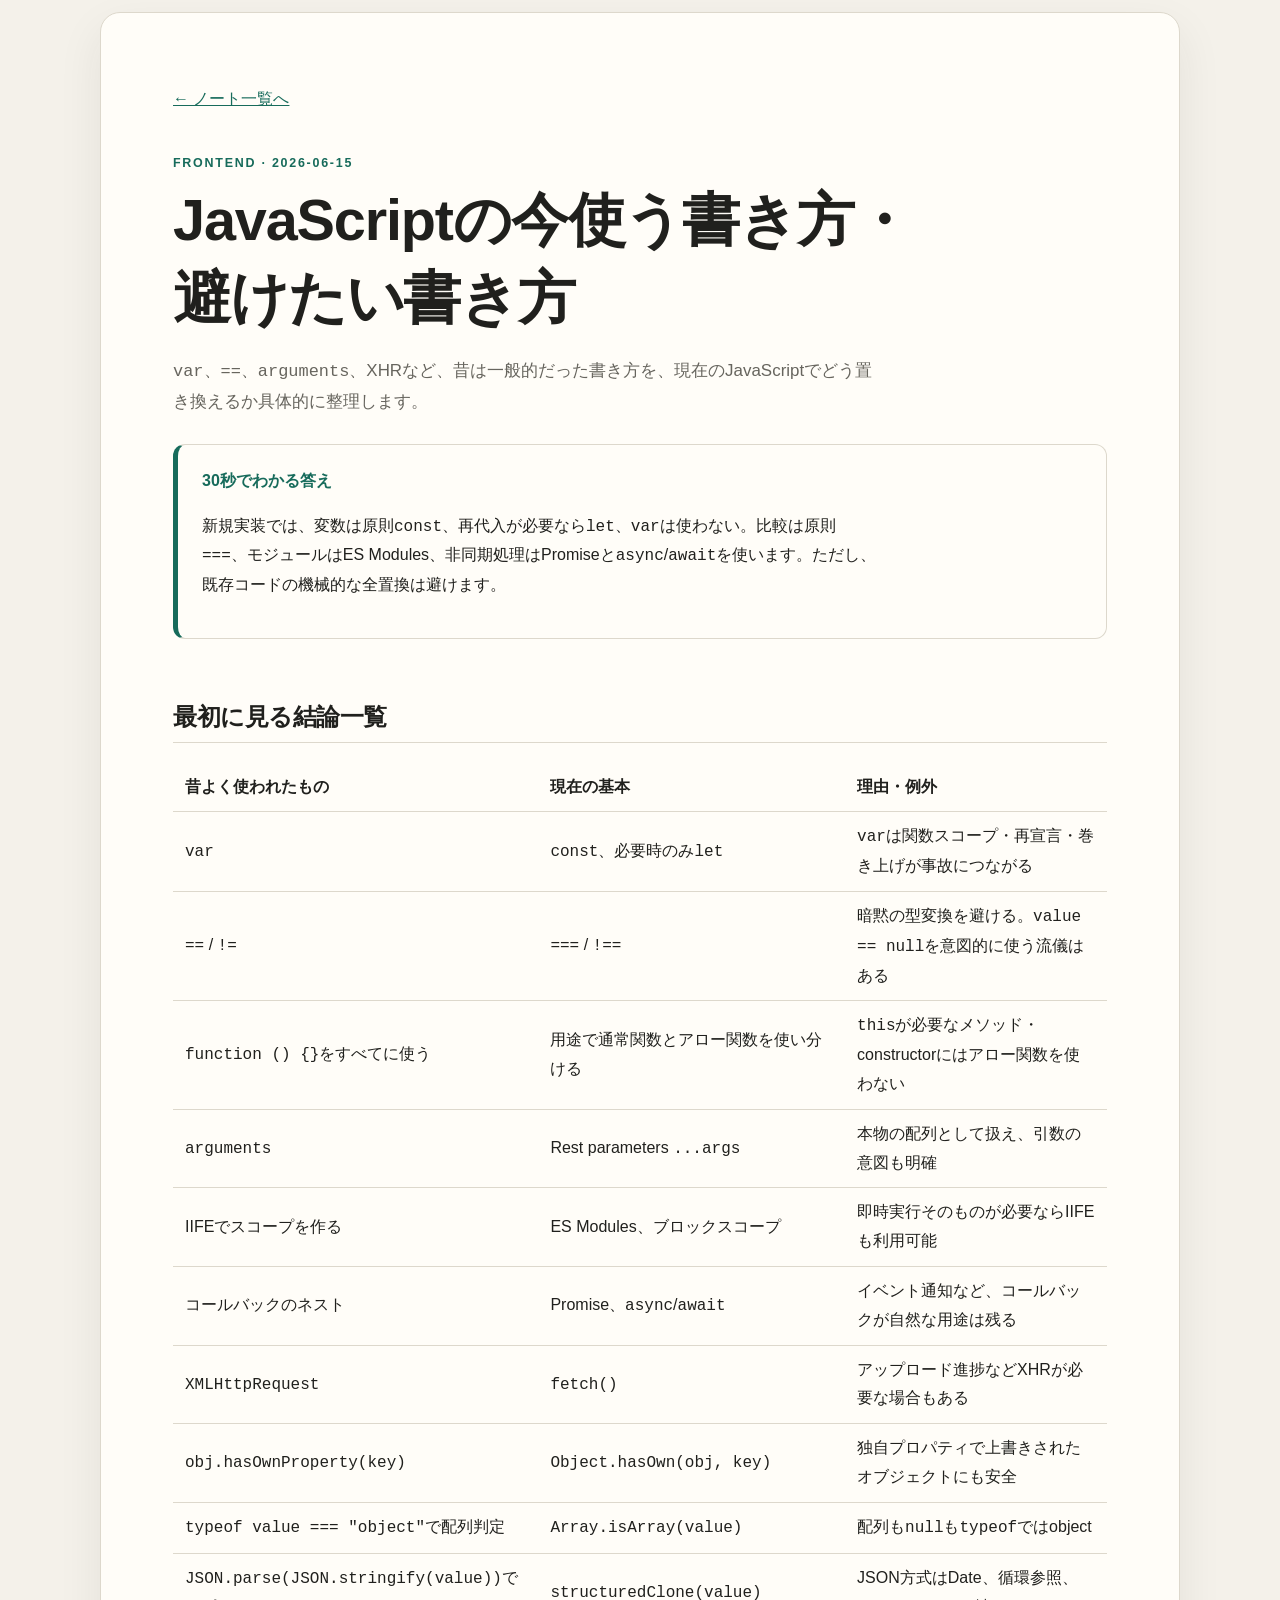
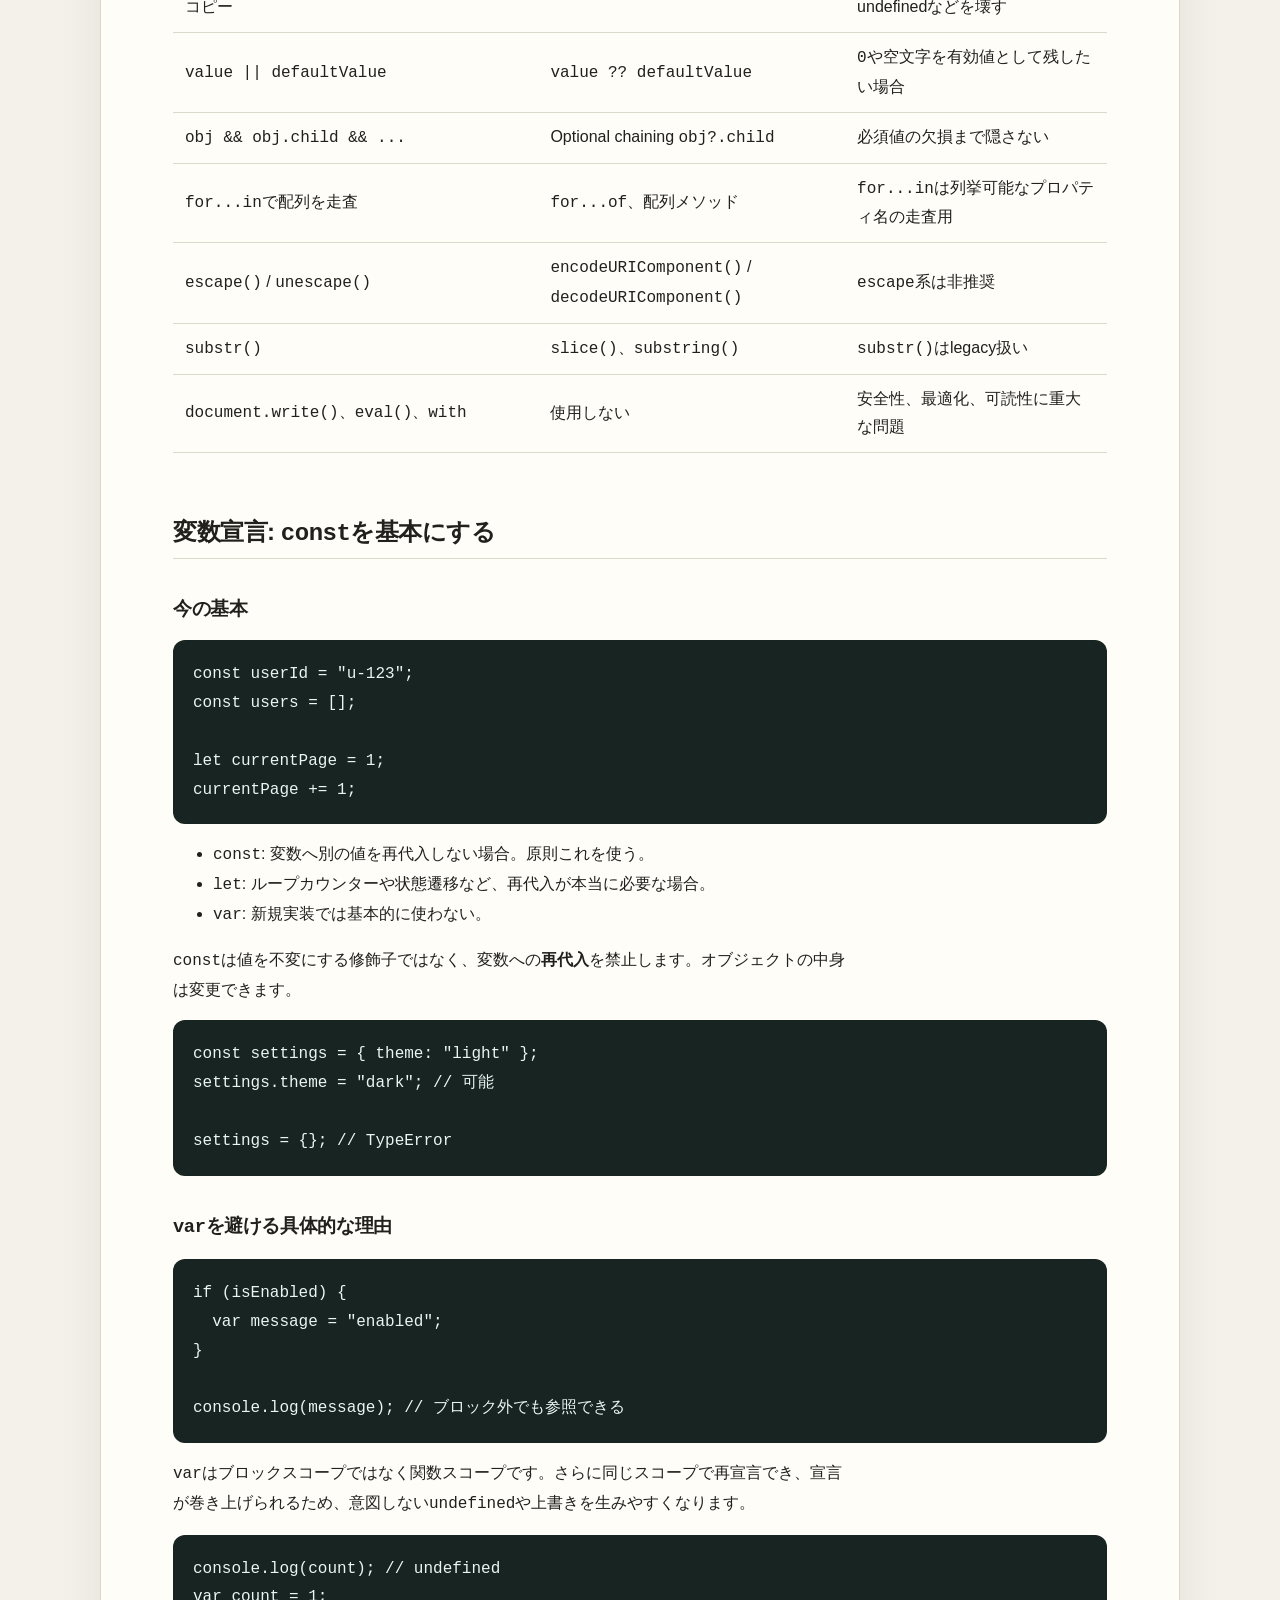
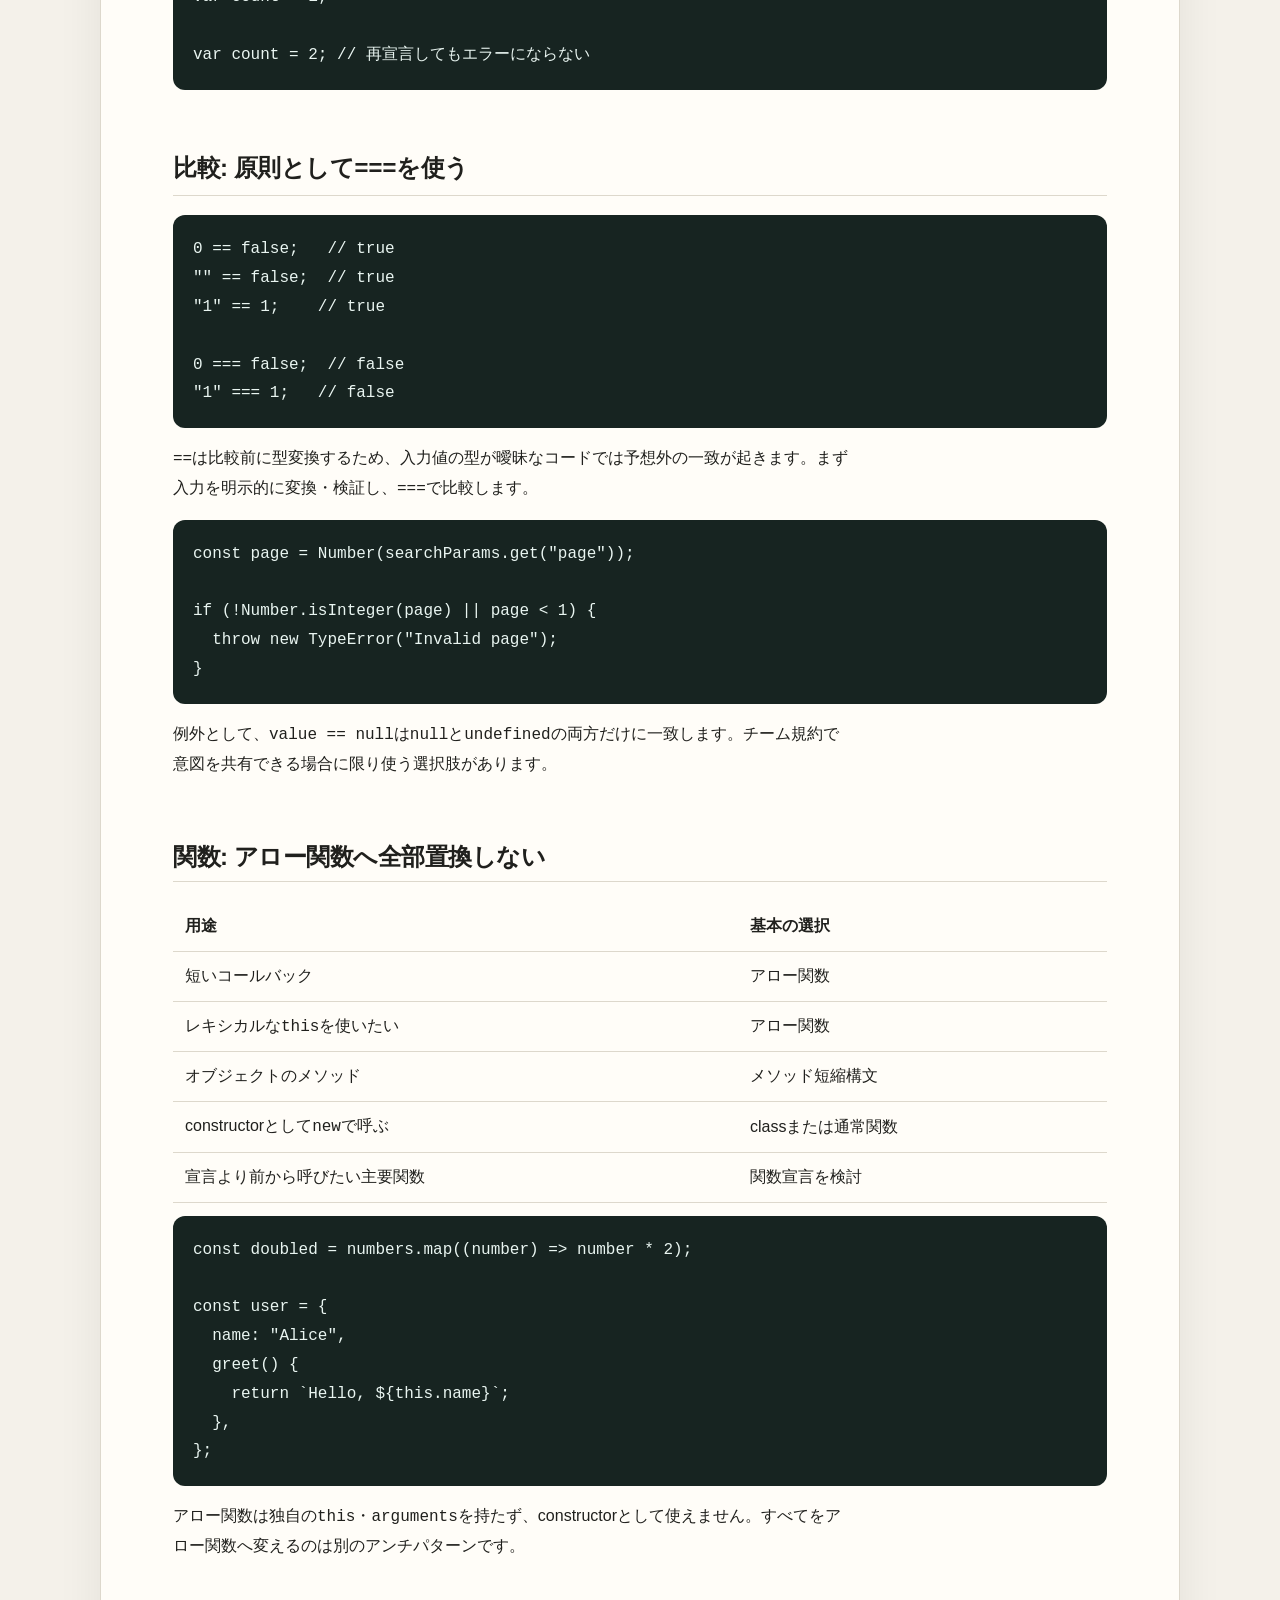
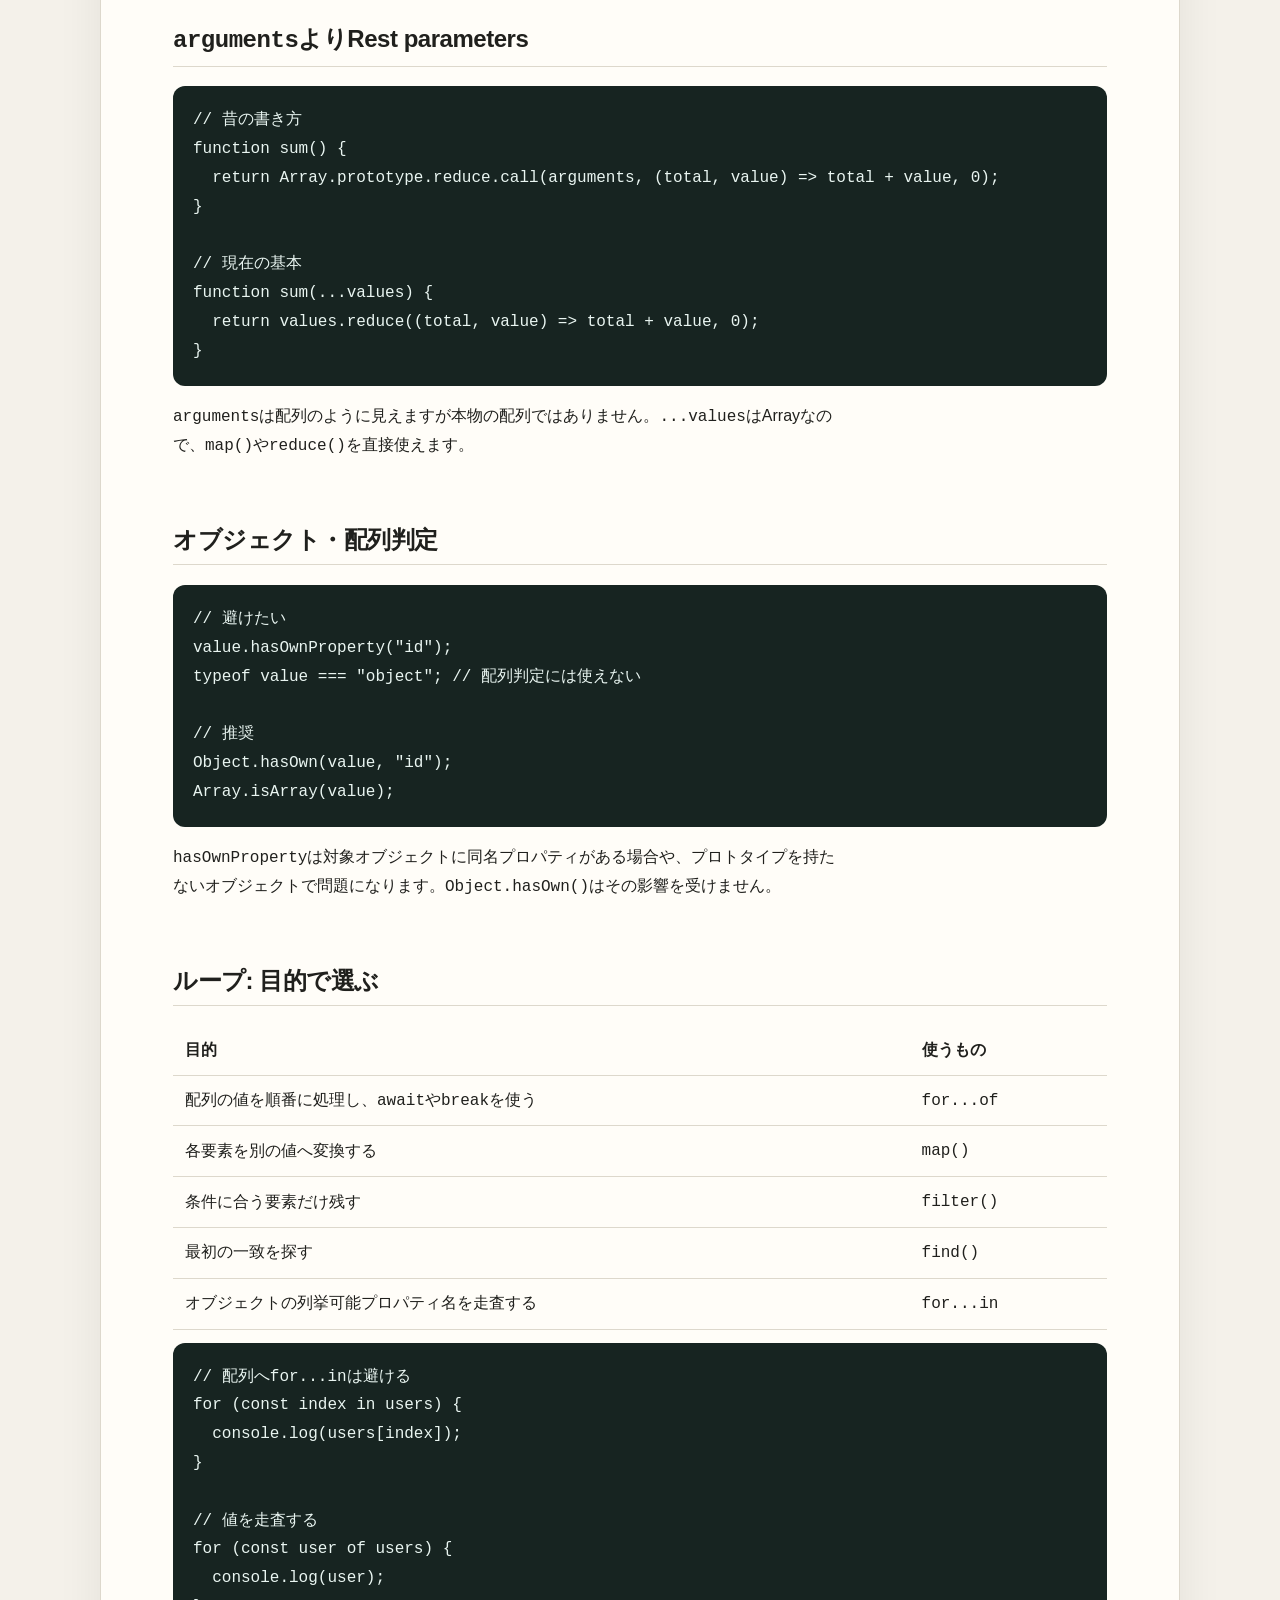
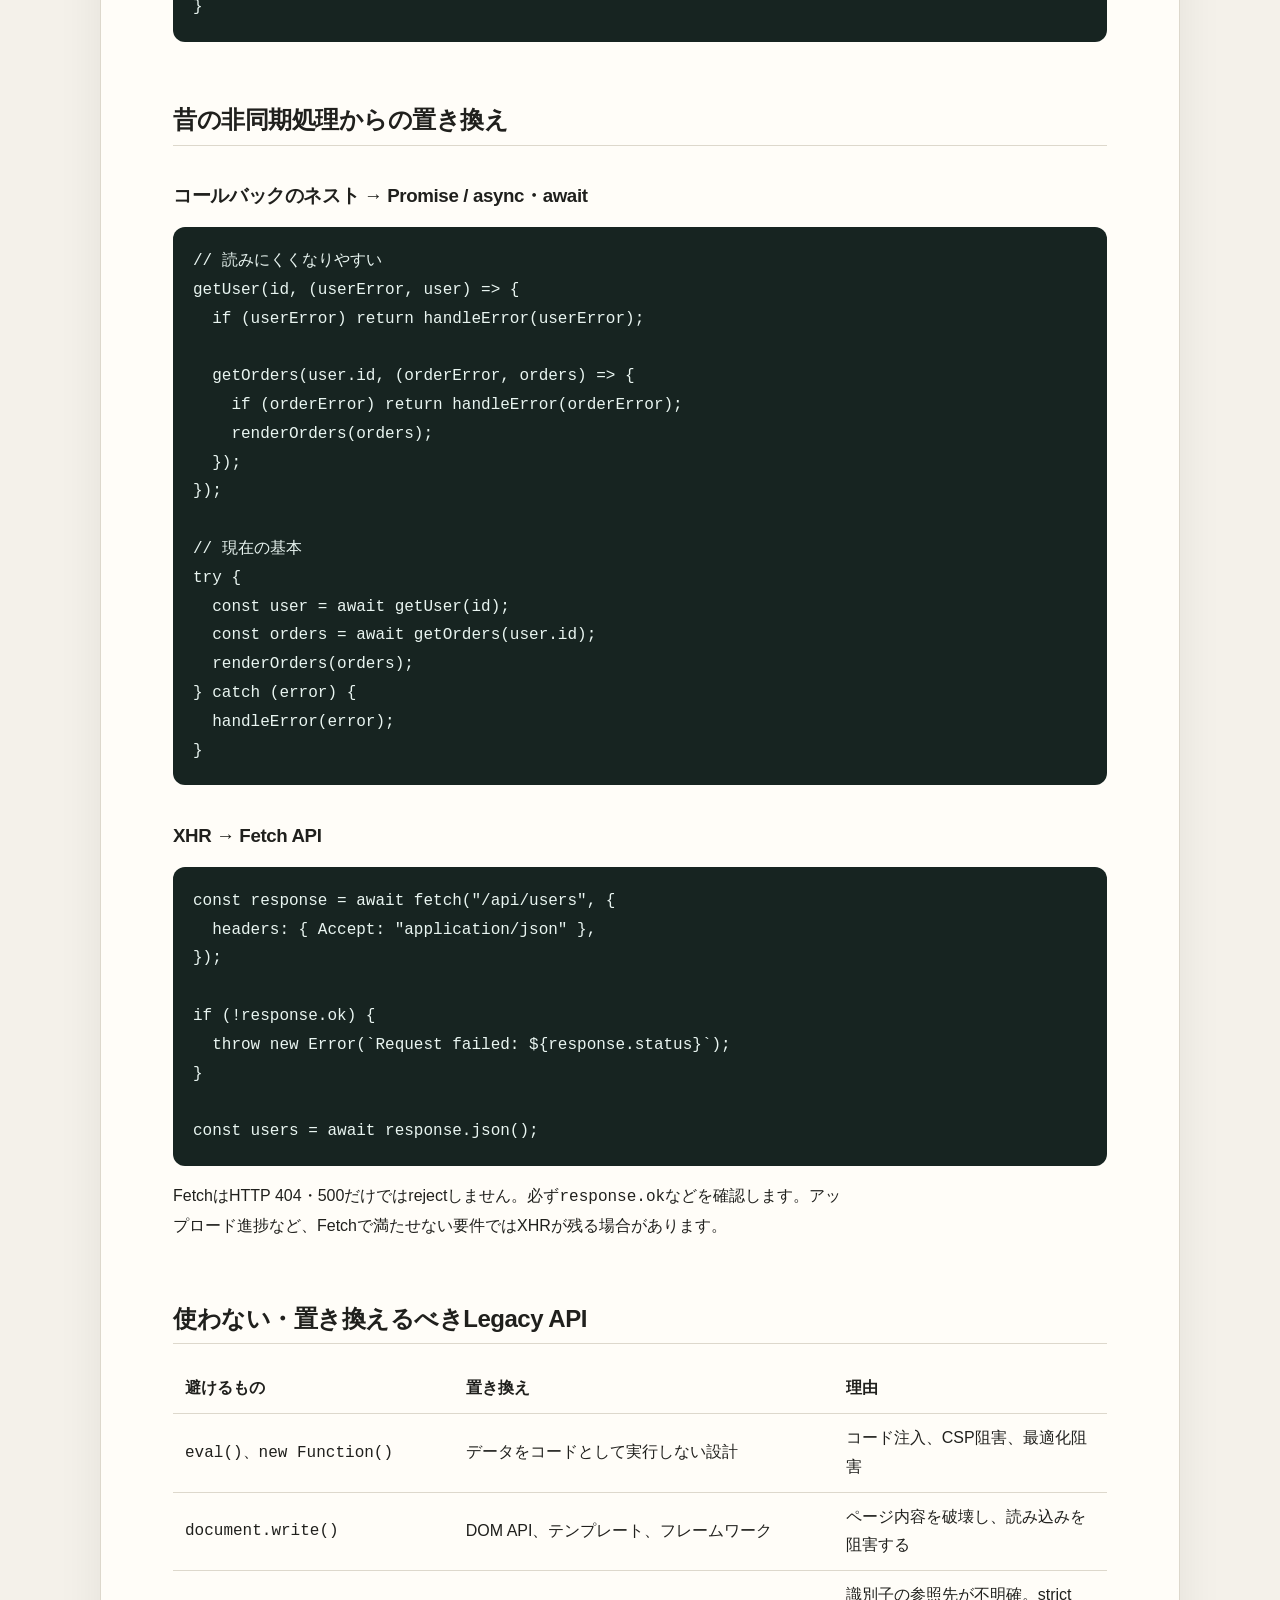
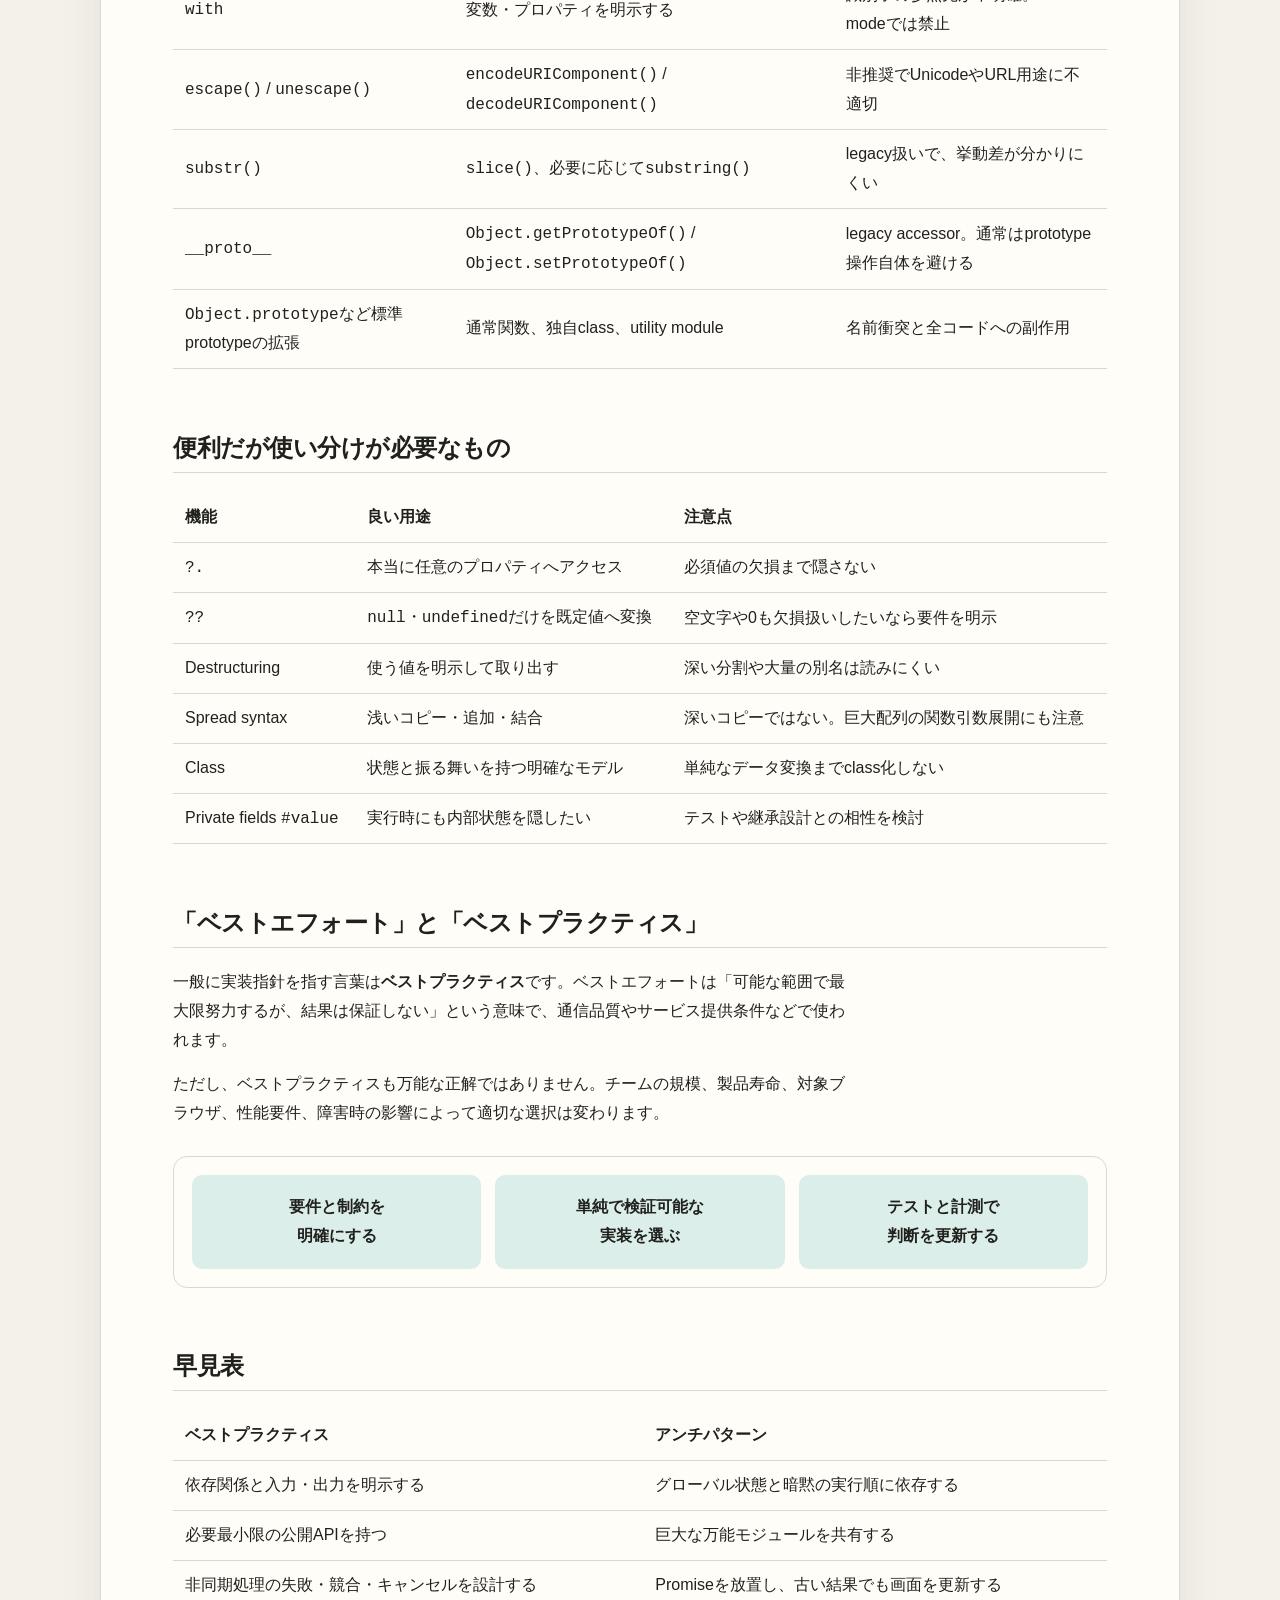
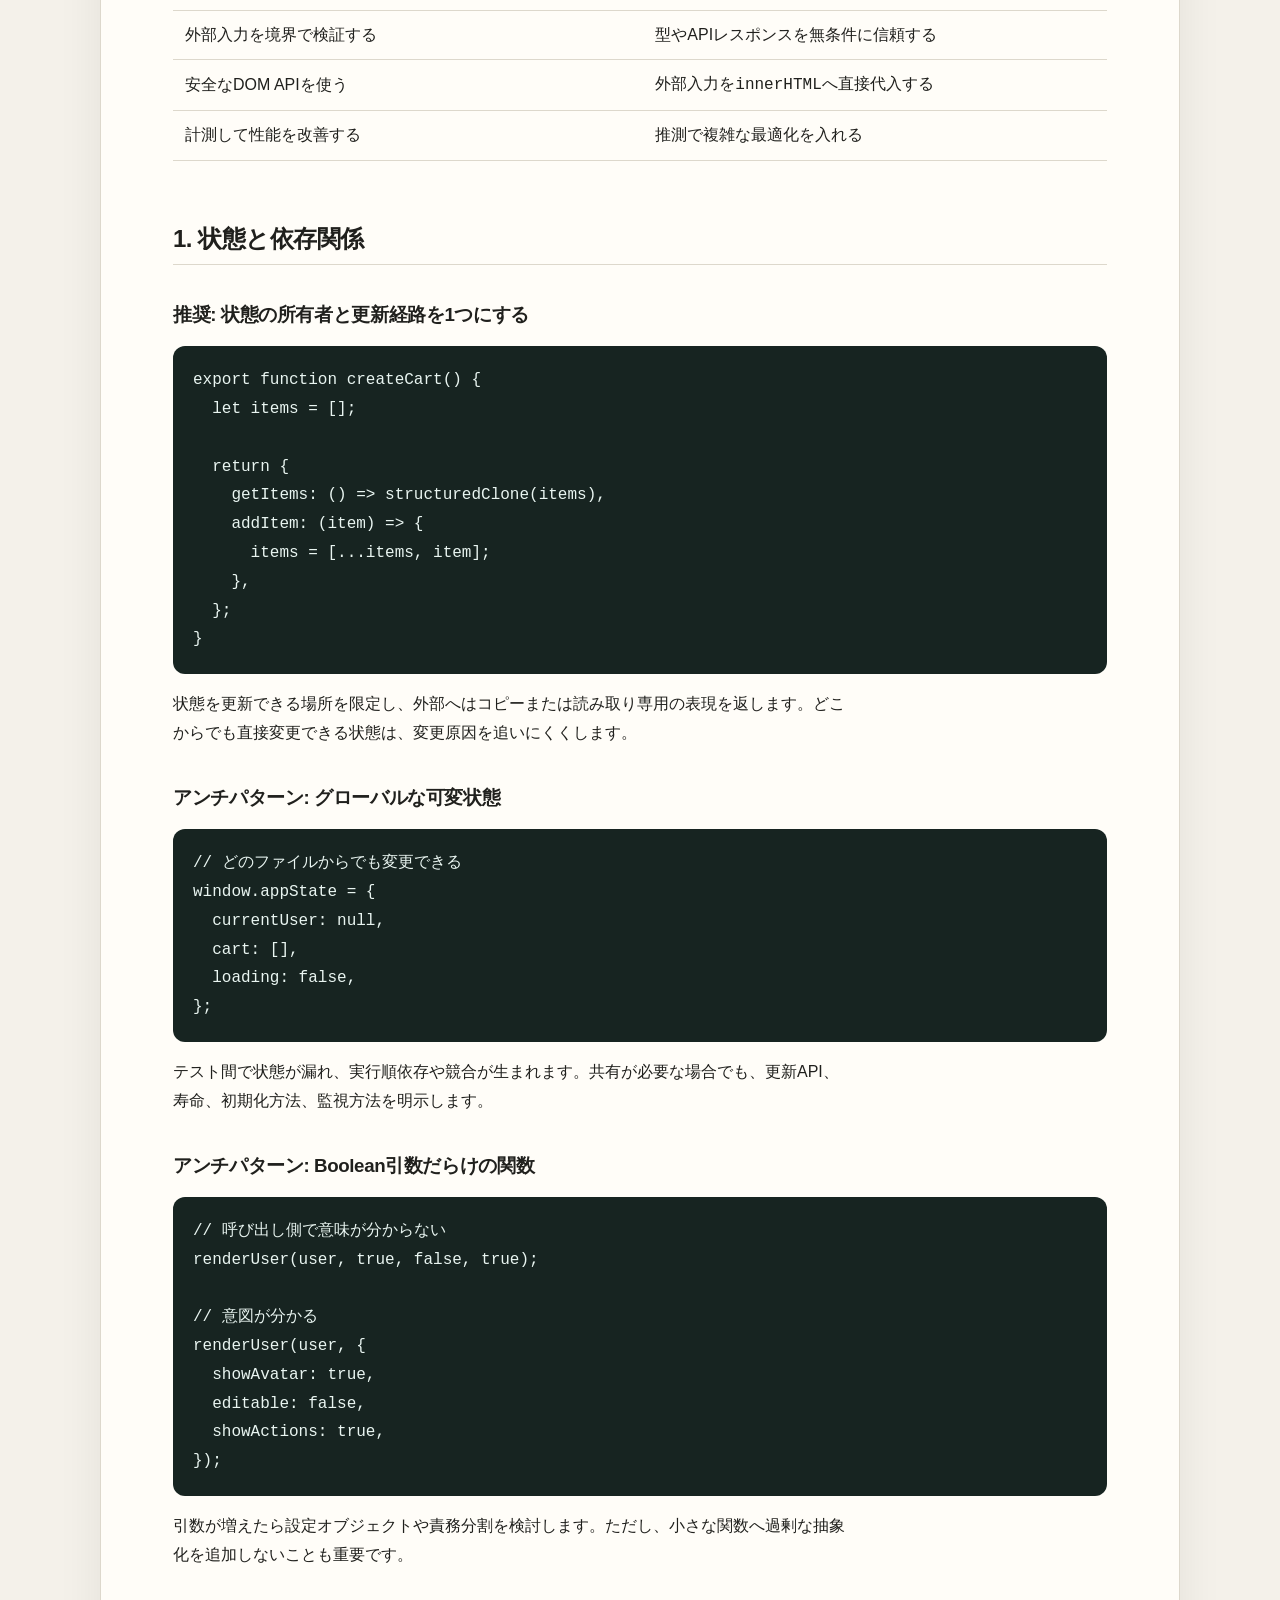
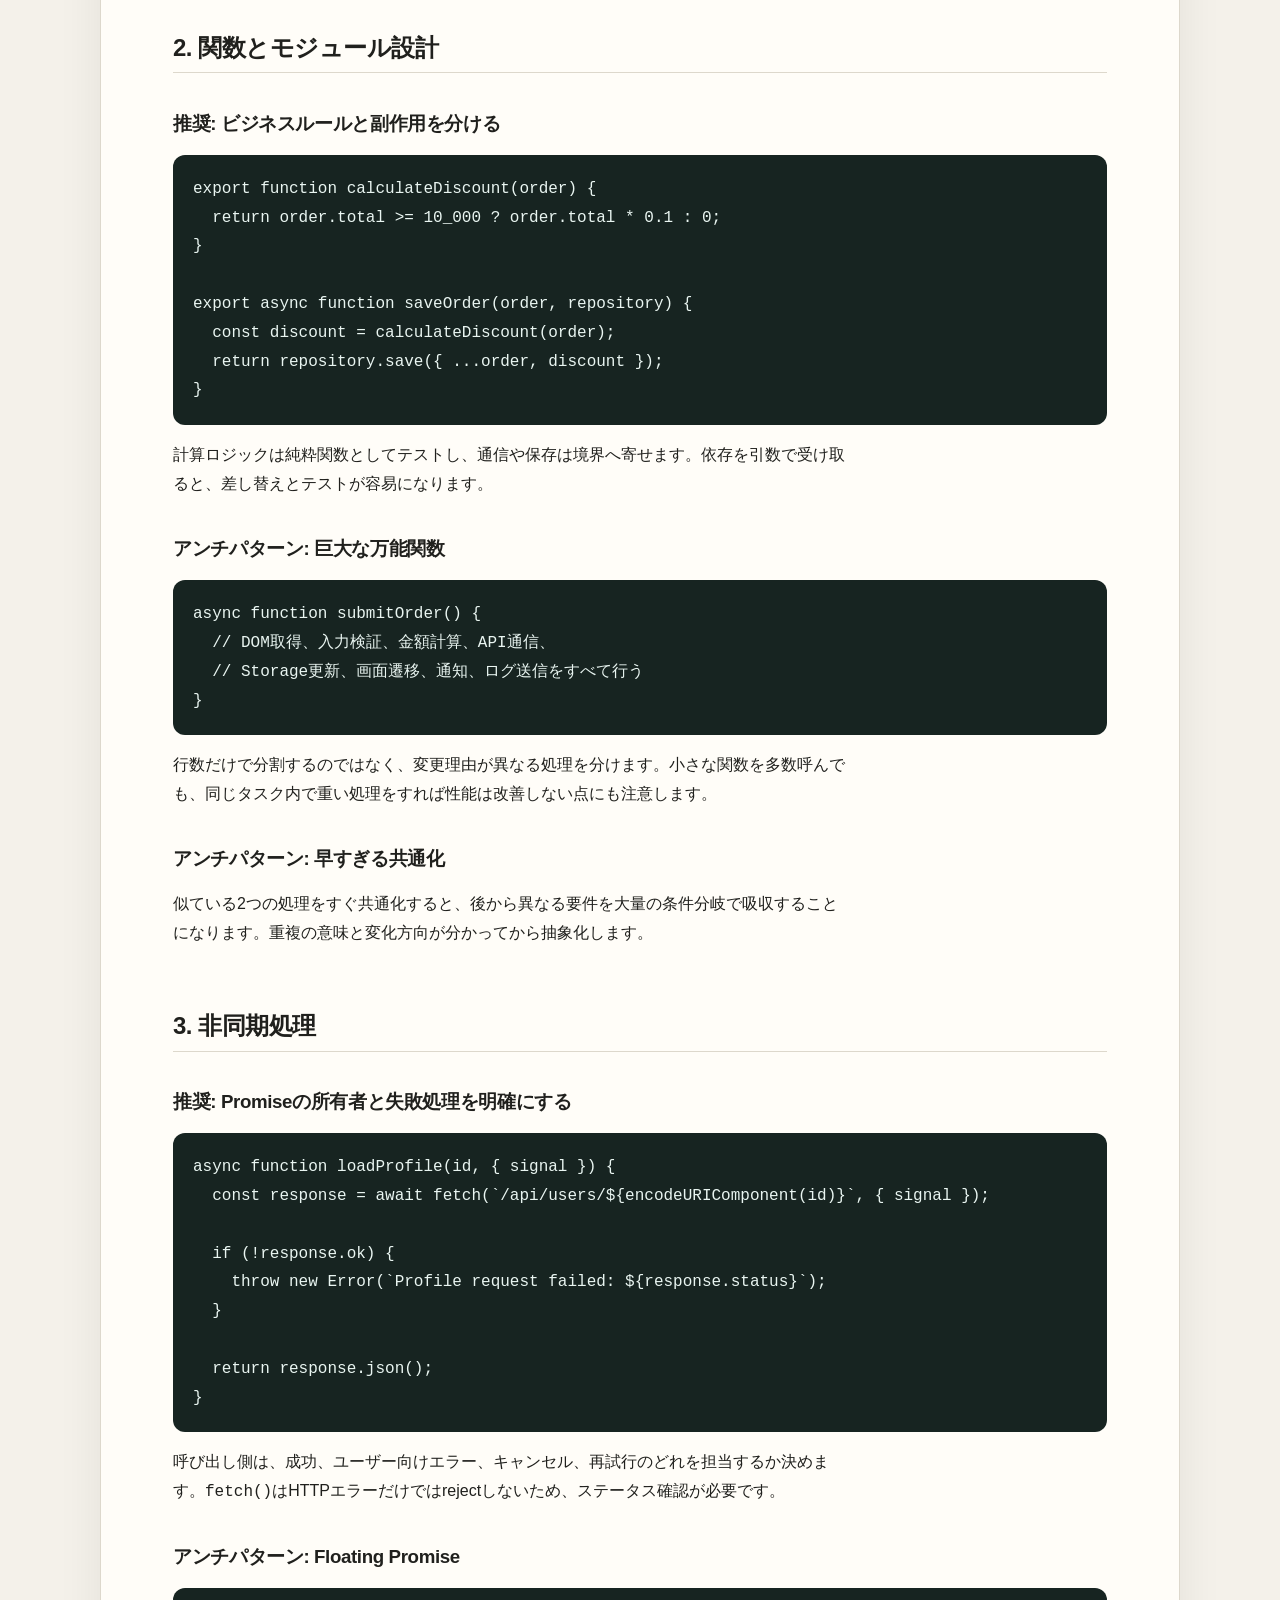
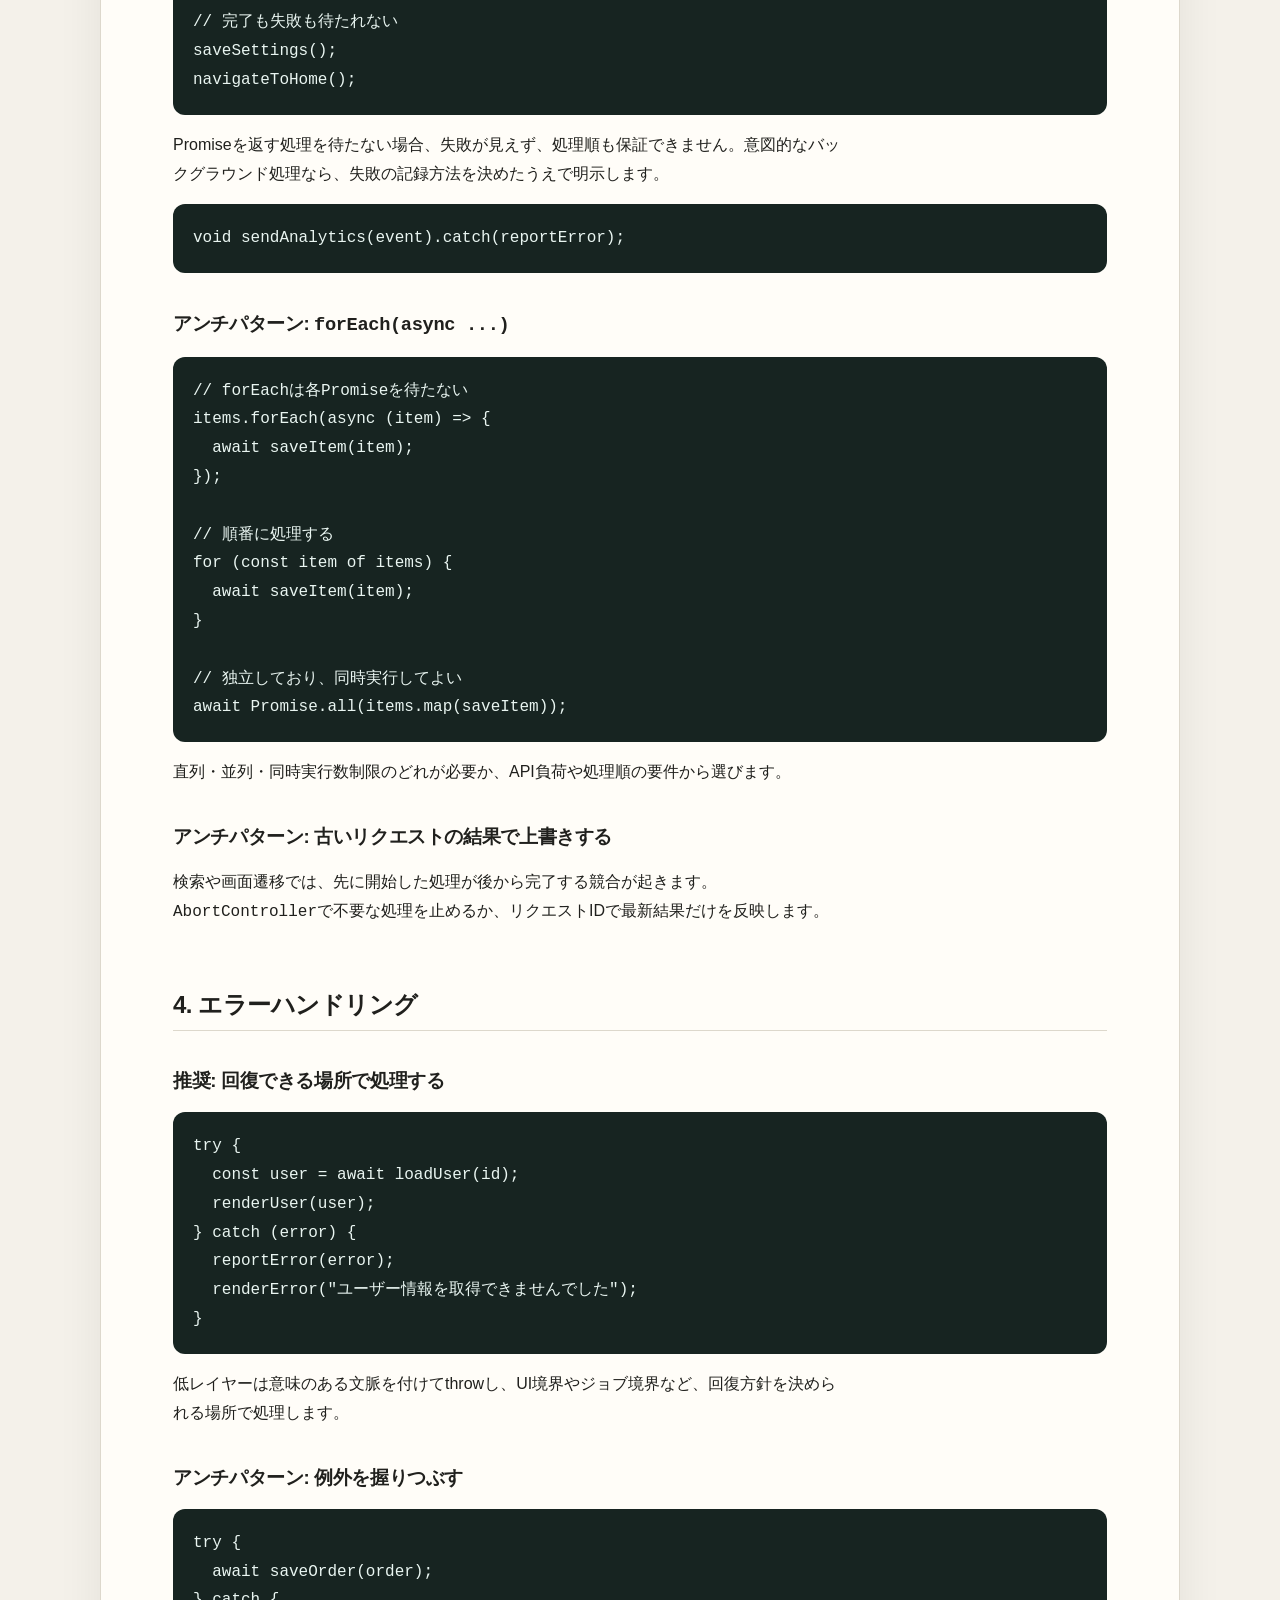
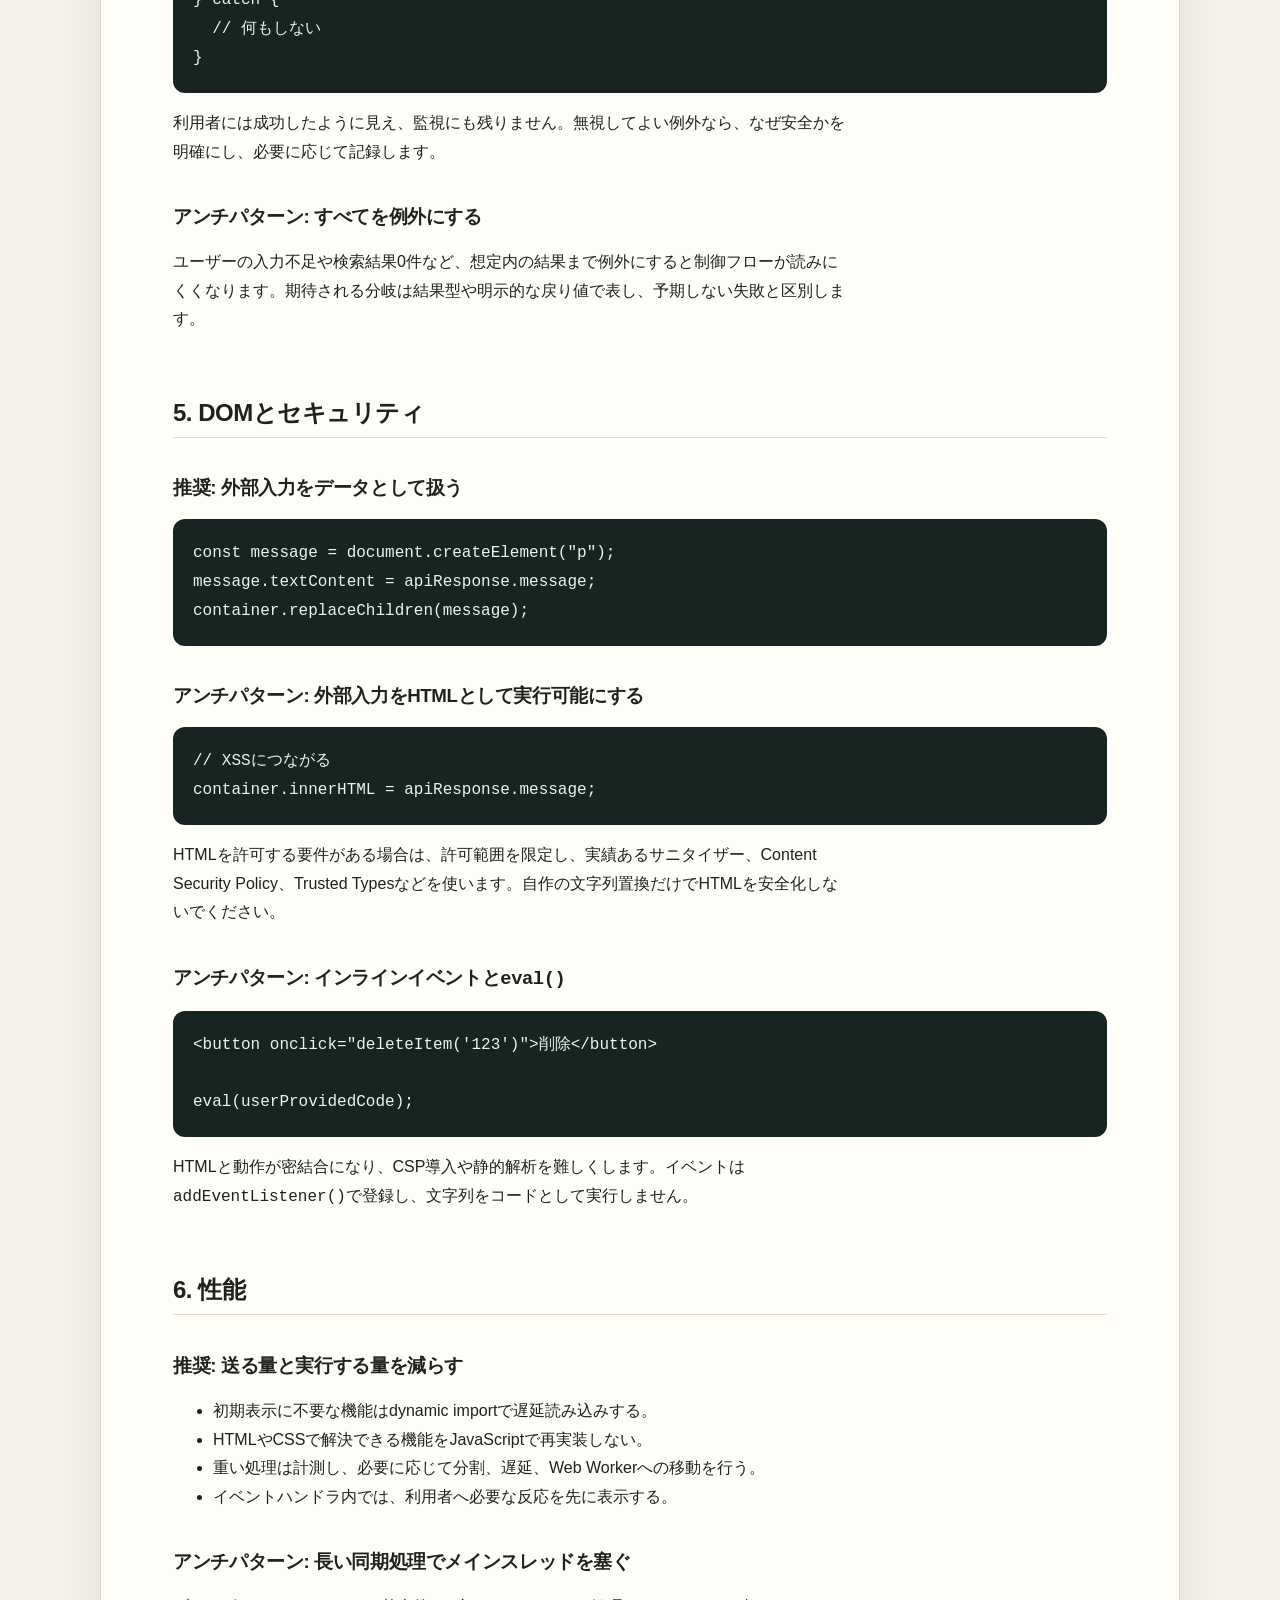
<file: notes/2026-06-15-javascript-best-practices-antipatterns/index.html>
<!doctype html>
<html lang="ja">
<head>
  <meta charset="utf-8">
  <meta name="viewport" content="width=device-width, initial-scale=1">
  <meta name="description" content="var、==、arguments、XHRなど、JavaScriptで昔は一般的だった書き方と現在推奨される置き換えを具体例で解説">
  <title>JavaScriptの今使う書き方・避けたい書き方 | Technical Notes</title>
  <link rel="stylesheet" href="../../styles/site.css">
</head>
<body>
  <main class="page-shell article">
    <nav><a href="../../">← ノート一覧へ</a></nav>
    <p class="eyebrow">Frontend · 2026-06-15</p>
    <h1>JavaScriptの今使う書き方・避けたい書き方</h1>
    <p class="lead"><code>var</code>、<code>==</code>、<code>arguments</code>、XHRなど、昔は一般的だった書き方を、現在のJavaScriptでどう置き換えるか具体的に整理します。</p>

    <div class="callout">
      <strong>30秒でわかる答え</strong>
      <p>新規実装では、変数は原則<code>const</code>、再代入が必要なら<code>let</code>、<code>var</code>は使わない。比較は原則<code>===</code>、モジュールはES Modules、非同期処理はPromiseと<code>async</code>/<code>await</code>を使います。ただし、既存コードの機械的な全置換は避けます。</p>
    </div>

    <h2>最初に見る結論一覧</h2>
    <table>
      <thead><tr><th>昔よく使われたもの</th><th>現在の基本</th><th>理由・例外</th></tr></thead>
      <tbody>
        <tr><td><code>var</code></td><td><code>const</code>、必要時のみ<code>let</code></td><td><code>var</code>は関数スコープ・再宣言・巻き上げが事故につながる</td></tr>
        <tr><td><code>==</code> / <code>!=</code></td><td><code>===</code> / <code>!==</code></td><td>暗黙の型変換を避ける。<code>value == null</code>を意図的に使う流儀はある</td></tr>
        <tr><td><code>function () {}</code>をすべてに使う</td><td>用途で通常関数とアロー関数を使い分ける</td><td><code>this</code>が必要なメソッド・constructorにはアロー関数を使わない</td></tr>
        <tr><td><code>arguments</code></td><td>Rest parameters <code>...args</code></td><td>本物の配列として扱え、引数の意図も明確</td></tr>
        <tr><td>IIFEでスコープを作る</td><td>ES Modules、ブロックスコープ</td><td>即時実行そのものが必要ならIIFEも利用可能</td></tr>
        <tr><td>コールバックのネスト</td><td>Promise、<code>async</code>/<code>await</code></td><td>イベント通知など、コールバックが自然な用途は残る</td></tr>
        <tr><td><code>XMLHttpRequest</code></td><td><code>fetch()</code></td><td>アップロード進捗などXHRが必要な場合もある</td></tr>
        <tr><td><code>obj.hasOwnProperty(key)</code></td><td><code>Object.hasOwn(obj, key)</code></td><td>独自プロパティで上書きされたオブジェクトにも安全</td></tr>
        <tr><td><code>typeof value === "object"</code>で配列判定</td><td><code>Array.isArray(value)</code></td><td>配列も<code>null</code>も<code>typeof</code>ではobject</td></tr>
        <tr><td><code>JSON.parse(JSON.stringify(value))</code>でコピー</td><td><code>structuredClone(value)</code></td><td>JSON方式はDate、循環参照、undefinedなどを壊す</td></tr>
        <tr><td><code>value || defaultValue</code></td><td><code>value ?? defaultValue</code></td><td><code>0</code>や空文字を有効値として残したい場合</td></tr>
        <tr><td><code>obj &amp;&amp; obj.child &amp;&amp; ...</code></td><td>Optional chaining <code>obj?.child</code></td><td>必須値の欠損まで隠さない</td></tr>
        <tr><td><code>for...in</code>で配列を走査</td><td><code>for...of</code>、配列メソッド</td><td><code>for...in</code>は列挙可能なプロパティ名の走査用</td></tr>
        <tr><td><code>escape()</code> / <code>unescape()</code></td><td><code>encodeURIComponent()</code> / <code>decodeURIComponent()</code></td><td><code>escape</code>系は非推奨</td></tr>
        <tr><td><code>substr()</code></td><td><code>slice()</code>、<code>substring()</code></td><td><code>substr()</code>はlegacy扱い</td></tr>
        <tr><td><code>document.write()</code>、<code>eval()</code>、<code>with</code></td><td>使用しない</td><td>安全性、最適化、可読性に重大な問題</td></tr>
      </tbody>
    </table>

    <h2>変数宣言: <code>const</code>を基本にする</h2>
    <h3>今の基本</h3>
    <pre><code>const userId = "u-123";
const users = [];

let currentPage = 1;
currentPage += 1;</code></pre>

    <ul>
      <li><code>const</code>: 変数へ別の値を再代入しない場合。原則これを使う。</li>
      <li><code>let</code>: ループカウンターや状態遷移など、再代入が本当に必要な場合。</li>
      <li><code>var</code>: 新規実装では基本的に使わない。</li>
    </ul>

    <p><code>const</code>は値を不変にする修飾子ではなく、変数への<strong>再代入</strong>を禁止します。オブジェクトの中身は変更できます。</p>

    <pre><code>const settings = { theme: "light" };
settings.theme = "dark"; // 可能

settings = {}; // TypeError</code></pre>

    <h3><code>var</code>を避ける具体的な理由</h3>
    <pre><code>if (isEnabled) {
  var message = "enabled";
}

console.log(message); // ブロック外でも参照できる</code></pre>

    <p><code>var</code>はブロックスコープではなく関数スコープです。さらに同じスコープで再宣言でき、宣言が巻き上げられるため、意図しない<code>undefined</code>や上書きを生みやすくなります。</p>

    <pre><code>console.log(count); // undefined
var count = 1;

var count = 2; // 再宣言してもエラーにならない</code></pre>

    <h2>比較: 原則として<code>===</code>を使う</h2>
    <pre><code>0 == false;   // true
"" == false;  // true
"1" == 1;    // true

0 === false;  // false
"1" === 1;   // false</code></pre>

    <p><code>==</code>は比較前に型変換するため、入力値の型が曖昧なコードでは予想外の一致が起きます。まず入力を明示的に変換・検証し、<code>===</code>で比較します。</p>

    <pre><code>const page = Number(searchParams.get("page"));

if (!Number.isInteger(page) || page &lt; 1) {
  throw new TypeError("Invalid page");
}</code></pre>

    <p>例外として、<code>value == null</code>は<code>null</code>と<code>undefined</code>の両方だけに一致します。チーム規約で意図を共有できる場合に限り使う選択肢があります。</p>

    <h2>関数: アロー関数へ全部置換しない</h2>
    <table>
      <thead><tr><th>用途</th><th>基本の選択</th></tr></thead>
      <tbody>
        <tr><td>短いコールバック</td><td>アロー関数</td></tr>
        <tr><td>レキシカルな<code>this</code>を使いたい</td><td>アロー関数</td></tr>
        <tr><td>オブジェクトのメソッド</td><td>メソッド短縮構文</td></tr>
        <tr><td>constructorとして<code>new</code>で呼ぶ</td><td>classまたは通常関数</td></tr>
        <tr><td>宣言より前から呼びたい主要関数</td><td>関数宣言を検討</td></tr>
      </tbody>
    </table>

    <pre><code>const doubled = numbers.map((number) => number * 2);

const user = {
  name: "Alice",
  greet() {
    return `Hello, ${this.name}`;
  },
};</code></pre>

    <p>アロー関数は独自の<code>this</code>・<code>arguments</code>を持たず、constructorとして使えません。すべてをアロー関数へ変えるのは別のアンチパターンです。</p>

    <h2><code>arguments</code>よりRest parameters</h2>
    <pre><code>// 昔の書き方
function sum() {
  return Array.prototype.reduce.call(arguments, (total, value) => total + value, 0);
}

// 現在の基本
function sum(...values) {
  return values.reduce((total, value) => total + value, 0);
}</code></pre>

    <p><code>arguments</code>は配列のように見えますが本物の配列ではありません。<code>...values</code>はArrayなので、<code>map()</code>や<code>reduce()</code>を直接使えます。</p>

    <h2>オブジェクト・配列判定</h2>
    <pre><code>// 避けたい
value.hasOwnProperty("id");
typeof value === "object"; // 配列判定には使えない

// 推奨
Object.hasOwn(value, "id");
Array.isArray(value);</code></pre>

    <p><code>hasOwnProperty</code>は対象オブジェクトに同名プロパティがある場合や、プロトタイプを持たないオブジェクトで問題になります。<code>Object.hasOwn()</code>はその影響を受けません。</p>

    <h2>ループ: 目的で選ぶ</h2>
    <table>
      <thead><tr><th>目的</th><th>使うもの</th></tr></thead>
      <tbody>
        <tr><td>配列の値を順番に処理し、<code>await</code>や<code>break</code>を使う</td><td><code>for...of</code></td></tr>
        <tr><td>各要素を別の値へ変換する</td><td><code>map()</code></td></tr>
        <tr><td>条件に合う要素だけ残す</td><td><code>filter()</code></td></tr>
        <tr><td>最初の一致を探す</td><td><code>find()</code></td></tr>
        <tr><td>オブジェクトの列挙可能プロパティ名を走査する</td><td><code>for...in</code></td></tr>
      </tbody>
    </table>

    <pre><code>// 配列へfor...inは避ける
for (const index in users) {
  console.log(users[index]);
}

// 値を走査する
for (const user of users) {
  console.log(user);
}</code></pre>

    <h2>昔の非同期処理からの置き換え</h2>
    <h3>コールバックのネスト → Promise / async・await</h3>
    <pre><code>// 読みにくくなりやすい
getUser(id, (userError, user) => {
  if (userError) return handleError(userError);

  getOrders(user.id, (orderError, orders) => {
    if (orderError) return handleError(orderError);
    renderOrders(orders);
  });
});

// 現在の基本
try {
  const user = await getUser(id);
  const orders = await getOrders(user.id);
  renderOrders(orders);
} catch (error) {
  handleError(error);
}</code></pre>

    <h3>XHR → Fetch API</h3>
    <pre><code>const response = await fetch("/api/users", {
  headers: { Accept: "application/json" },
});

if (!response.ok) {
  throw new Error(`Request failed: ${response.status}`);
}

const users = await response.json();</code></pre>

    <p>FetchはHTTP 404・500だけではrejectしません。必ず<code>response.ok</code>などを確認します。アップロード進捗など、Fetchで満たせない要件ではXHRが残る場合があります。</p>

    <h2>使わない・置き換えるべきLegacy API</h2>
    <table>
      <thead><tr><th>避けるもの</th><th>置き換え</th><th>理由</th></tr></thead>
      <tbody>
        <tr><td><code>eval()</code>、<code>new Function()</code></td><td>データをコードとして実行しない設計</td><td>コード注入、CSP阻害、最適化阻害</td></tr>
        <tr><td><code>document.write()</code></td><td>DOM API、テンプレート、フレームワーク</td><td>ページ内容を破壊し、読み込みを阻害する</td></tr>
        <tr><td><code>with</code></td><td>変数・プロパティを明示する</td><td>識別子の参照先が不明確。strict modeでは禁止</td></tr>
        <tr><td><code>escape()</code> / <code>unescape()</code></td><td><code>encodeURIComponent()</code> / <code>decodeURIComponent()</code></td><td>非推奨でUnicodeやURL用途に不適切</td></tr>
        <tr><td><code>substr()</code></td><td><code>slice()</code>、必要に応じて<code>substring()</code></td><td>legacy扱いで、挙動差が分かりにくい</td></tr>
        <tr><td><code>__proto__</code></td><td><code>Object.getPrototypeOf()</code> / <code>Object.setPrototypeOf()</code></td><td>legacy accessor。通常はprototype操作自体を避ける</td></tr>
        <tr><td><code>Object.prototype</code>など標準prototypeの拡張</td><td>通常関数、独自class、utility module</td><td>名前衝突と全コードへの副作用</td></tr>
      </tbody>
    </table>

    <h2>便利だが使い分けが必要なもの</h2>
    <table>
      <thead><tr><th>機能</th><th>良い用途</th><th>注意点</th></tr></thead>
      <tbody>
        <tr><td><code>?.</code></td><td>本当に任意のプロパティへアクセス</td><td>必須値の欠損まで隠さない</td></tr>
        <tr><td><code>??</code></td><td><code>null</code>・<code>undefined</code>だけを既定値へ変換</td><td>空文字や0も欠損扱いしたいなら要件を明示</td></tr>
        <tr><td>Destructuring</td><td>使う値を明示して取り出す</td><td>深い分割や大量の別名は読みにくい</td></tr>
        <tr><td>Spread syntax</td><td>浅いコピー・追加・結合</td><td>深いコピーではない。巨大配列の関数引数展開にも注意</td></tr>
        <tr><td>Class</td><td>状態と振る舞いを持つ明確なモデル</td><td>単純なデータ変換までclass化しない</td></tr>
        <tr><td>Private fields <code>#value</code></td><td>実行時にも内部状態を隠したい</td><td>テストや継承設計との相性を検討</td></tr>
      </tbody>
    </table>

    <h2>「ベストエフォート」と「ベストプラクティス」</h2>
    <p>一般に実装指針を指す言葉は<strong>ベストプラクティス</strong>です。ベストエフォートは「可能な範囲で最大限努力するが、結果は保証しない」という意味で、通信品質やサービス提供条件などで使われます。</p>
    <p>ただし、ベストプラクティスも万能な正解ではありません。チームの規模、製品寿命、対象ブラウザ、性能要件、障害時の影響によって適切な選択は変わります。</p>

    <div class="diagram" aria-label="良い実装判断の流れ">
      <div>要件と制約を<br>明確にする</div>
      <div>単純で検証可能な<br>実装を選ぶ</div>
      <div>テストと計測で<br>判断を更新する</div>
    </div>

    <h2>早見表</h2>
    <table>
      <thead><tr><th>ベストプラクティス</th><th>アンチパターン</th></tr></thead>
      <tbody>
        <tr><td>依存関係と入力・出力を明示する</td><td>グローバル状態と暗黙の実行順に依存する</td></tr>
        <tr><td>必要最小限の公開APIを持つ</td><td>巨大な万能モジュールを共有する</td></tr>
        <tr><td>非同期処理の失敗・競合・キャンセルを設計する</td><td>Promiseを放置し、古い結果でも画面を更新する</td></tr>
        <tr><td>外部入力を境界で検証する</td><td>型やAPIレスポンスを無条件に信頼する</td></tr>
        <tr><td>安全なDOM APIを使う</td><td>外部入力を<code>innerHTML</code>へ直接代入する</td></tr>
        <tr><td>計測して性能を改善する</td><td>推測で複雑な最適化を入れる</td></tr>
      </tbody>
    </table>

    <h2>1. 状態と依存関係</h2>
    <h3>推奨: 状態の所有者と更新経路を1つにする</h3>
    <pre><code>export function createCart() {
  let items = [];

  return {
    getItems: () => structuredClone(items),
    addItem: (item) => {
      items = [...items, item];
    },
  };
}</code></pre>

    <p>状態を更新できる場所を限定し、外部へはコピーまたは読み取り専用の表現を返します。どこからでも直接変更できる状態は、変更原因を追いにくくします。</p>

    <h3>アンチパターン: グローバルな可変状態</h3>
    <pre><code>// どのファイルからでも変更できる
window.appState = {
  currentUser: null,
  cart: [],
  loading: false,
};</code></pre>

    <p>テスト間で状態が漏れ、実行順依存や競合が生まれます。共有が必要な場合でも、更新API、寿命、初期化方法、監視方法を明示します。</p>

    <h3>アンチパターン: Boolean引数だらけの関数</h3>
    <pre><code>// 呼び出し側で意味が分からない
renderUser(user, true, false, true);

// 意図が分かる
renderUser(user, {
  showAvatar: true,
  editable: false,
  showActions: true,
});</code></pre>

    <p>引数が増えたら設定オブジェクトや責務分割を検討します。ただし、小さな関数へ過剰な抽象化を追加しないことも重要です。</p>

    <h2>2. 関数とモジュール設計</h2>
    <h3>推奨: ビジネスルールと副作用を分ける</h3>
    <pre><code>export function calculateDiscount(order) {
  return order.total >= 10_000 ? order.total * 0.1 : 0;
}

export async function saveOrder(order, repository) {
  const discount = calculateDiscount(order);
  return repository.save({ ...order, discount });
}</code></pre>

    <p>計算ロジックは純粋関数としてテストし、通信や保存は境界へ寄せます。依存を引数で受け取ると、差し替えとテストが容易になります。</p>

    <h3>アンチパターン: 巨大な万能関数</h3>
    <pre><code>async function submitOrder() {
  // DOM取得、入力検証、金額計算、API通信、
  // Storage更新、画面遷移、通知、ログ送信をすべて行う
}</code></pre>

    <p>行数だけで分割するのではなく、変更理由が異なる処理を分けます。小さな関数を多数呼んでも、同じタスク内で重い処理をすれば性能は改善しない点にも注意します。</p>

    <h3>アンチパターン: 早すぎる共通化</h3>
    <p>似ている2つの処理をすぐ共通化すると、後から異なる要件を大量の条件分岐で吸収することになります。重複の意味と変化方向が分かってから抽象化します。</p>

    <h2>3. 非同期処理</h2>
    <h3>推奨: Promiseの所有者と失敗処理を明確にする</h3>
    <pre><code>async function loadProfile(id, { signal }) {
  const response = await fetch(`/api/users/${encodeURIComponent(id)}`, { signal });

  if (!response.ok) {
    throw new Error(`Profile request failed: ${response.status}`);
  }

  return response.json();
}</code></pre>

    <p>呼び出し側は、成功、ユーザー向けエラー、キャンセル、再試行のどれを担当するか決めます。<code>fetch()</code>はHTTPエラーだけではrejectしないため、ステータス確認が必要です。</p>

    <h3>アンチパターン: Floating Promise</h3>
    <pre><code>// 完了も失敗も待たれない
saveSettings();
navigateToHome();</code></pre>

    <p>Promiseを返す処理を待たない場合、失敗が見えず、処理順も保証できません。意図的なバックグラウンド処理なら、失敗の記録方法を決めたうえで明示します。</p>

    <pre><code>void sendAnalytics(event).catch(reportError);</code></pre>

    <h3>アンチパターン: <code>forEach(async ...)</code></h3>
    <pre><code>// forEachは各Promiseを待たない
items.forEach(async (item) => {
  await saveItem(item);
});

// 順番に処理する
for (const item of items) {
  await saveItem(item);
}

// 独立しており、同時実行してよい
await Promise.all(items.map(saveItem));</code></pre>

    <p>直列・並列・同時実行数制限のどれが必要か、API負荷や処理順の要件から選びます。</p>

    <h3>アンチパターン: 古いリクエストの結果で上書きする</h3>
    <p>検索や画面遷移では、先に開始した処理が後から完了する競合が起きます。<code>AbortController</code>で不要な処理を止めるか、リクエストIDで最新結果だけを反映します。</p>

    <h2>4. エラーハンドリング</h2>
    <h3>推奨: 回復できる場所で処理する</h3>
    <pre><code>try {
  const user = await loadUser(id);
  renderUser(user);
} catch (error) {
  reportError(error);
  renderError("ユーザー情報を取得できませんでした");
}</code></pre>

    <p>低レイヤーは意味のある文脈を付けてthrowし、UI境界やジョブ境界など、回復方針を決められる場所で処理します。</p>

    <h3>アンチパターン: 例外を握りつぶす</h3>
    <pre><code>try {
  await saveOrder(order);
} catch {
  // 何もしない
}</code></pre>

    <p>利用者には成功したように見え、監視にも残りません。無視してよい例外なら、なぜ安全かを明確にし、必要に応じて記録します。</p>

    <h3>アンチパターン: すべてを例外にする</h3>
    <p>ユーザーの入力不足や検索結果0件など、想定内の結果まで例外にすると制御フローが読みにくくなります。期待される分岐は結果型や明示的な戻り値で表し、予期しない失敗と区別します。</p>

    <h2>5. DOMとセキュリティ</h2>
    <h3>推奨: 外部入力をデータとして扱う</h3>
    <pre><code>const message = document.createElement("p");
message.textContent = apiResponse.message;
container.replaceChildren(message);</code></pre>

    <h3>アンチパターン: 外部入力をHTMLとして実行可能にする</h3>
    <pre><code>// XSSにつながる
container.innerHTML = apiResponse.message;</code></pre>

    <p>HTMLを許可する要件がある場合は、許可範囲を限定し、実績あるサニタイザー、Content Security Policy、Trusted Typesなどを使います。自作の文字列置換だけでHTMLを安全化しないでください。</p>

    <h3>アンチパターン: インラインイベントと<code>eval()</code></h3>
    <pre><code>&lt;button onclick="deleteItem('123')"&gt;削除&lt;/button&gt;

eval(userProvidedCode);</code></pre>

    <p>HTMLと動作が密結合になり、CSP導入や静的解析を難しくします。イベントは<code>addEventListener()</code>で登録し、文字列をコードとして実行しません。</p>

    <h2>6. 性能</h2>
    <h3>推奨: 送る量と実行する量を減らす</h3>
    <ul>
      <li>初期表示に不要な機能はdynamic importで遅延読み込みする。</li>
      <li>HTMLやCSSで解決できる機能をJavaScriptで再実装しない。</li>
      <li>重い処理は計測し、必要に応じて分割、遅延、Web Workerへの移動を行う。</li>
      <li>イベントハンドラ内では、利用者へ必要な反応を先に表示する。</li>
    </ul>

    <h3>アンチパターン: 長い同期処理でメインスレッドを塞ぐ</h3>
    <p>ブラウザのメインスレッドは基本的に1度に1つのタスクを処理します。50msを超えるタスクはlong taskとして扱われ、入力への応答を遅らせます。処理量を減らし、必要ならタスクを分割します。</p>

    <h3>アンチパターン: レイアウトスラッシング</h3>
    <pre><code>// 読み取りと書き込みを交互に行い、再レイアウトを繰り返す
items.forEach((item) => {
  const height = item.offsetHeight;
  item.style.height = `${height + 10}px`;
});</code></pre>

    <p>DOMの読み取りをまとめ、その後に書き込みをまとめます。ただし、最適化前にPerformance panelなどでボトルネックを確認します。</p>

    <h3>アンチパターン: 推測によるマイクロ最適化</h3>
    <p>可読性を犠牲にした小さな高速化より、不要な通信、巨大な依存、長いタスク、過剰なDOM更新を先に改善します。性能判断には実ユーザー環境の計測が必要です。</p>

    <h2>7. データとAPI境界</h2>
    <h3>推奨: 外部入力を実行時に検証する</h3>
    <pre><code>function parseUser(value) {
  if (
    typeof value !== "object" ||
    value === null ||
    typeof value.id !== "string" ||
    typeof value.name !== "string"
  ) {
    throw new TypeError("Invalid user response");
  }

  return value;
}</code></pre>

    <p>TypeScriptの型は実行時には消えます。API、Storage、URL、フォーム、<code>postMessage</code>など、信頼境界を越える値は実行時に検証します。</p>

    <h3>アンチパターン: JSONの形を無条件に信頼する</h3>
    <pre><code>const user = await response.json();
renderUser(user.profile.name);</code></pre>

    <p>API変更や異常データで深い場所から例外が発生し、原因が分かりにくくなります。境界で検証し、内部では検証済みデータを扱います。</p>

    <h2>8. テストと保守</h2>
    <h3>推奨: 契約と重要な振る舞いをテストする</h3>
    <ul>
      <li>純粋関数は入力・出力と境界値をUnit Testで確認する。</li>
      <li>通信・DOM・Storageとの連携はIntegration Testで確認する。</li>
      <li>重要なユーザーフローはE2E Testで確認する。</li>
      <li>Formatter、Lint、型チェック、テストをCIで実行する。</li>
    </ul>

    <h3>アンチパターン: 実装詳細だけを固定するテスト</h3>
    <p>内部関数の呼び出し回数やDOM構造の細部だけに依存すると、安全なリファクタリングでもテストが壊れます。利用者から見える振る舞いと公開契約を優先します。</p>

    <h3>アンチパターン: テストしにくさを放置する</h3>
    <p>テストが困難なのは、巨大な副作用、暗黙依存、責務混在の兆候であることが多いです。モックを大量に増やす前に設計境界を見直します。</p>

    <h2>レビューで使える質問</h2>
    <table>
      <thead><tr><th>観点</th><th>確認する質問</th></tr></thead>
      <tbody>
        <tr><td>責務</td><td>この変更理由は1つか。副作用とロジックを分けられるか。</td></tr>
        <tr><td>状態</td><td>誰が所有し、誰が変更でき、いつ破棄されるか。</td></tr>
        <tr><td>非同期</td><td>失敗、キャンセル、順序逆転、重複実行をどう扱うか。</td></tr>
        <tr><td>境界</td><td>外部入力をどこで検証し、内部の契約へ変換するか。</td></tr>
        <tr><td>安全性</td><td>信頼できない値がHTML・URL・コードとして解釈されないか。</td></tr>
        <tr><td>性能</td><td>ボトルネックは計測済みか。初期表示に本当に必要か。</td></tr>
        <tr><td>テスト</td><td>重要な振る舞いと失敗条件を再現できるか。</td></tr>
      </tbody>
    </table>

    <div class="callout">
      <strong>実務上の結論</strong>
      <p>最も危険なアンチパターンは、コードが動くことだけを確認し、失敗時・変更時・負荷時の振る舞いを設計しないことです。ベストプラクティスは、暗黙のものを明示し、問題を小さい境界で検出できるようにするために使います。</p>
    </div>

    <h2>参照元</h2>
    <ul>
      <li><a href="https://developer.mozilla.org/en-US/docs/Web/JavaScript/Reference/Statements/var">var</a> — MDN Web Docs、確認日: 2026-06-15</li>
      <li><a href="https://developer.mozilla.org/en-US/docs/Web/JavaScript/Reference/Statements/let">let</a> — MDN Web Docs、確認日: 2026-06-15</li>
      <li><a href="https://developer.mozilla.org/en-US/docs/Web/JavaScript/Reference/Statements/const">const</a> — MDN Web Docs、確認日: 2026-06-15</li>
      <li><a href="https://developer.mozilla.org/en-US/docs/Web/JavaScript/Reference/Operators/Strict_equality">Strict equality</a> — MDN Web Docs、確認日: 2026-06-15</li>
      <li><a href="https://developer.mozilla.org/en-US/docs/Web/JavaScript/Reference/Functions/rest_parameters">Rest parameters</a> — MDN Web Docs、確認日: 2026-06-15</li>
      <li><a href="https://developer.mozilla.org/en-US/docs/Web/JavaScript/Reference/Global_Objects/Object/hasOwn">Object.hasOwn()</a> — MDN Web Docs、確認日: 2026-06-15</li>
      <li><a href="https://developer.mozilla.org/en-US/docs/Web/JavaScript/Reference/Deprecated_and_obsolete_features">Deprecated and obsolete JavaScript features</a> — MDN Web Docs、確認日: 2026-06-15</li>
      <li><a href="https://developer.mozilla.org/en-US/docs/Web/JavaScript/Guide/Using_promises">Using promises</a> — MDN Web Docs、確認日: 2026-06-15</li>
      <li><a href="https://developer.mozilla.org/en-US/docs/Web/JavaScript/Guide/Control_flow_and_error_handling">Control flow and error handling</a> — MDN Web Docs、確認日: 2026-06-15</li>
      <li><a href="https://developer.mozilla.org/en-US/docs/Web/API/AbortController">AbortController</a> — MDN Web Docs、確認日: 2026-06-15</li>
      <li><a href="https://web.dev/articles/optimize-long-tasks">Optimize long tasks</a> — web.dev、確認日: 2026-06-15</li>
      <li><a href="https://cheatsheetseries.owasp.org/cheatsheets/DOM_based_XSS_Prevention_Cheat_Sheet.html">DOM based XSS Prevention Cheat Sheet</a> — OWASP、確認日: 2026-06-15</li>
      <li><a href="https://developer.mozilla.org/en-US/docs/Web/API/Trusted_Types_API">Trusted Types API</a> — MDN Web Docs、確認日: 2026-06-15</li>
    </ul>
  </main>
</body>
</html>
</file>
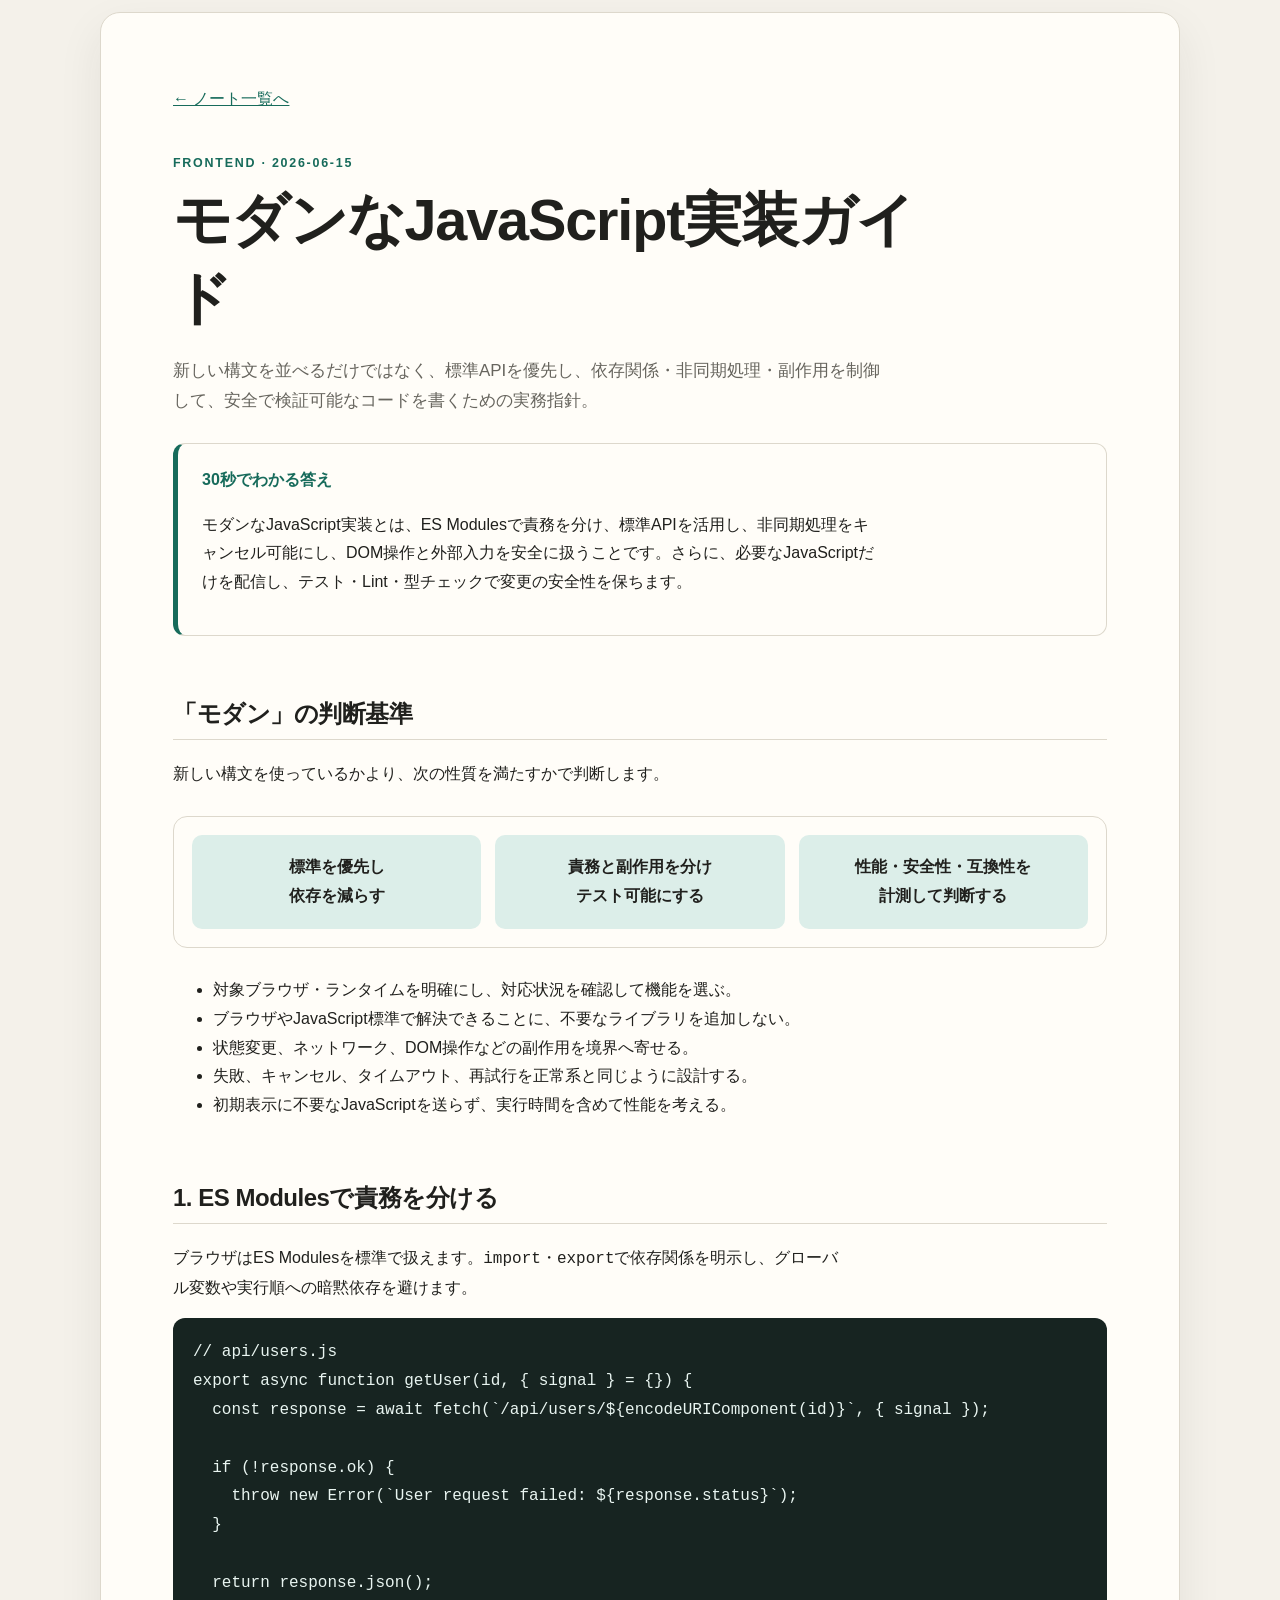
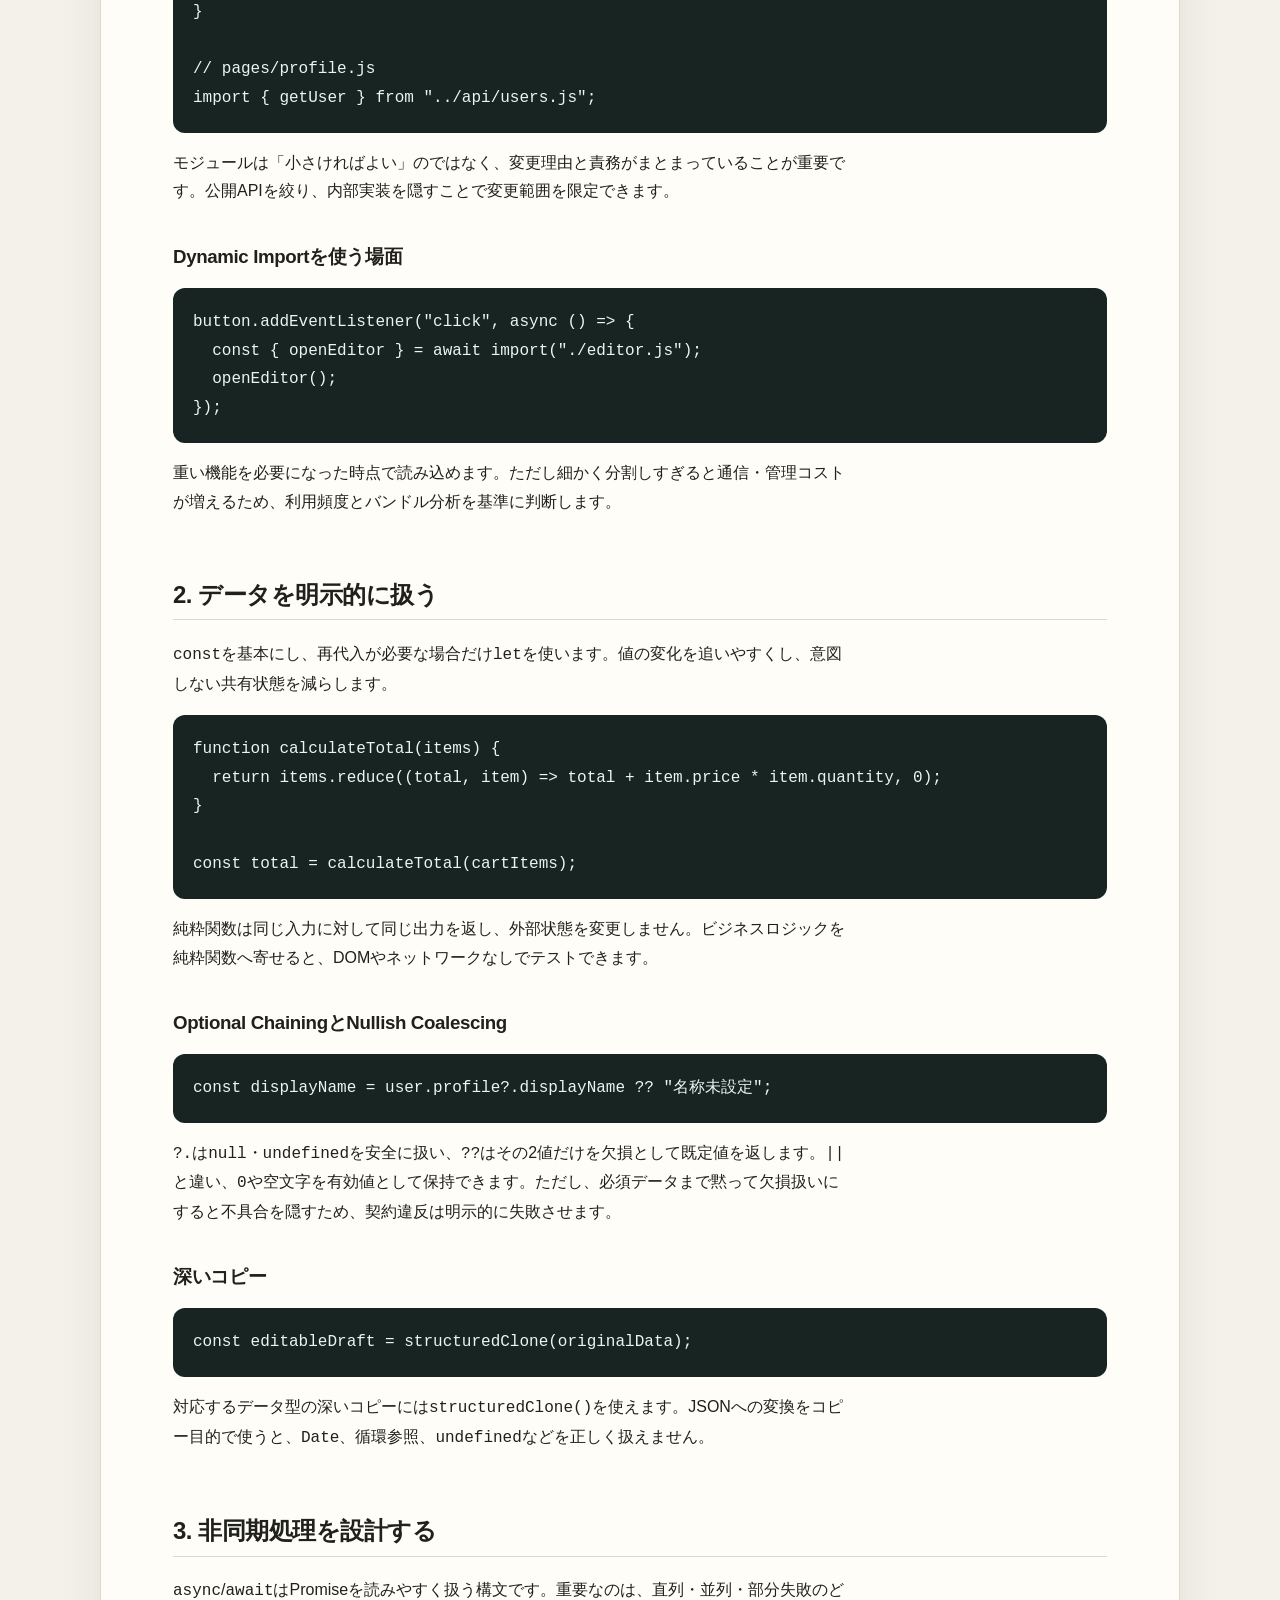
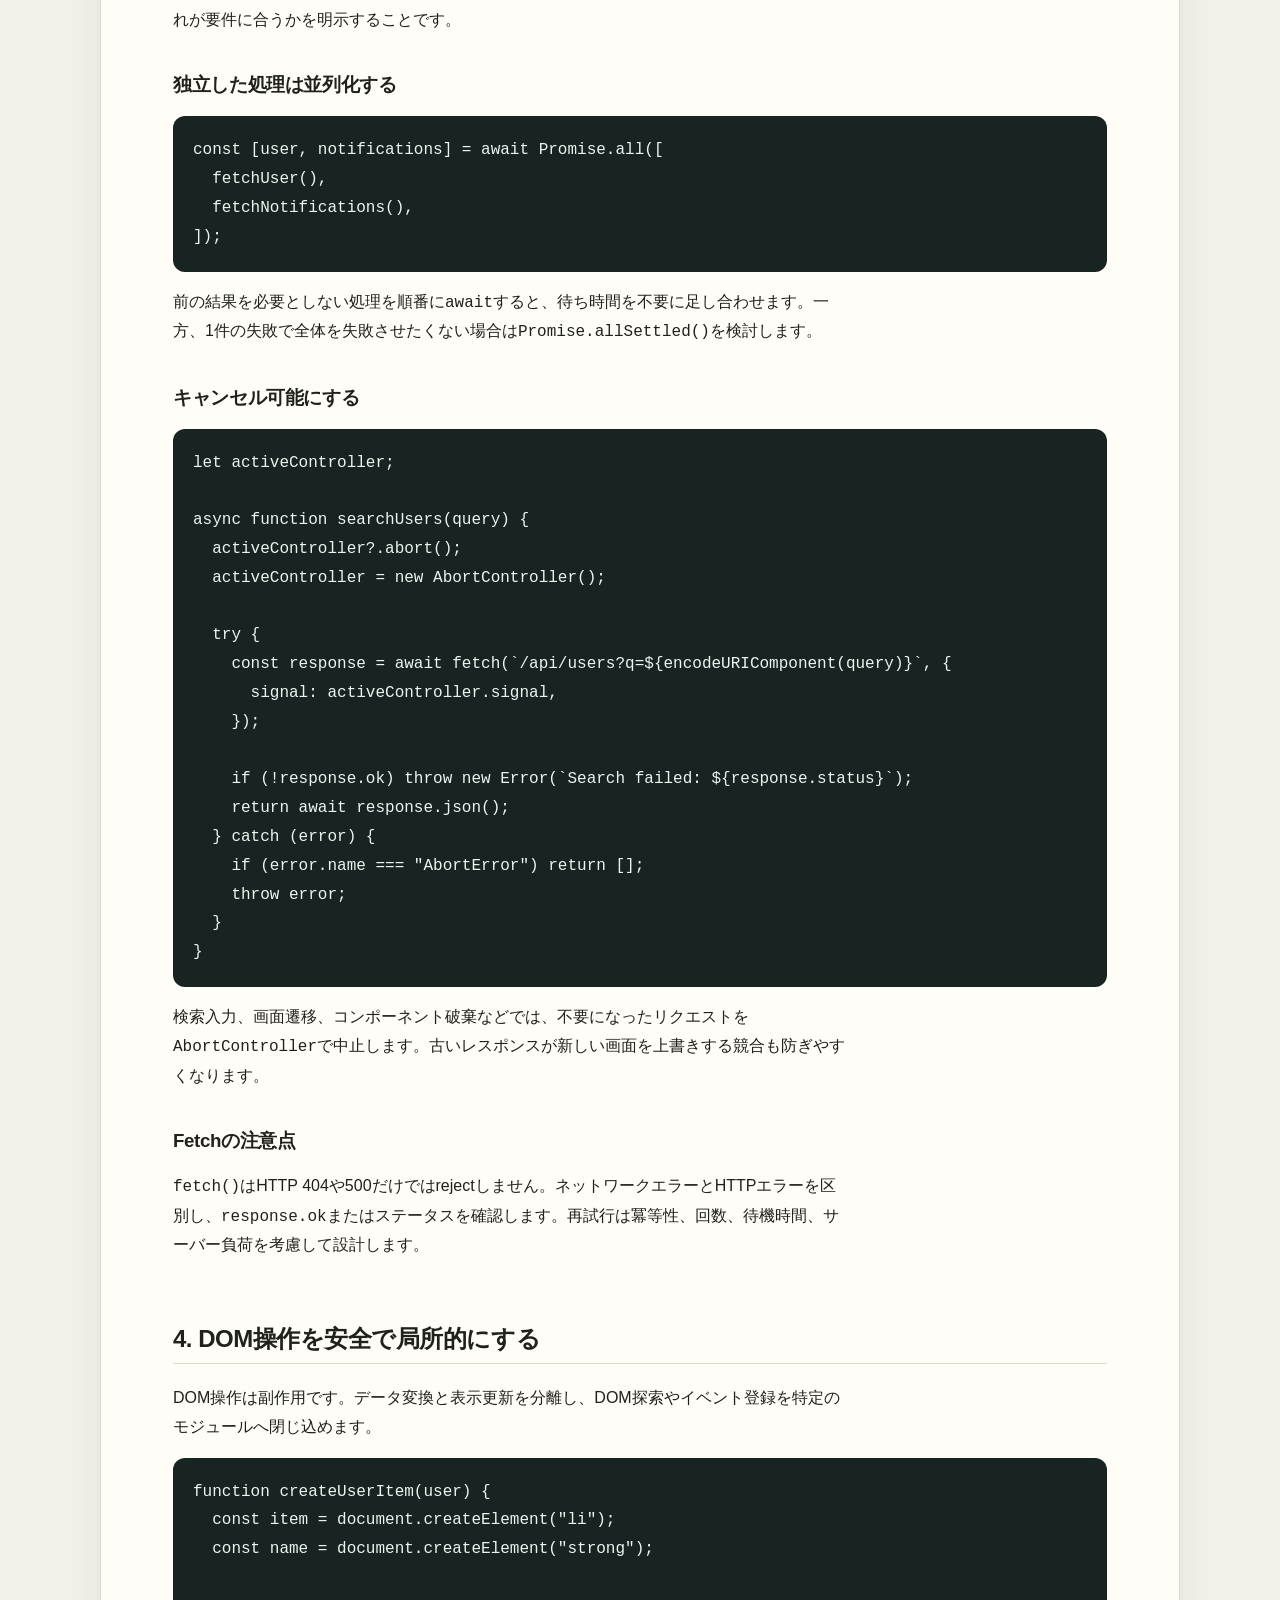
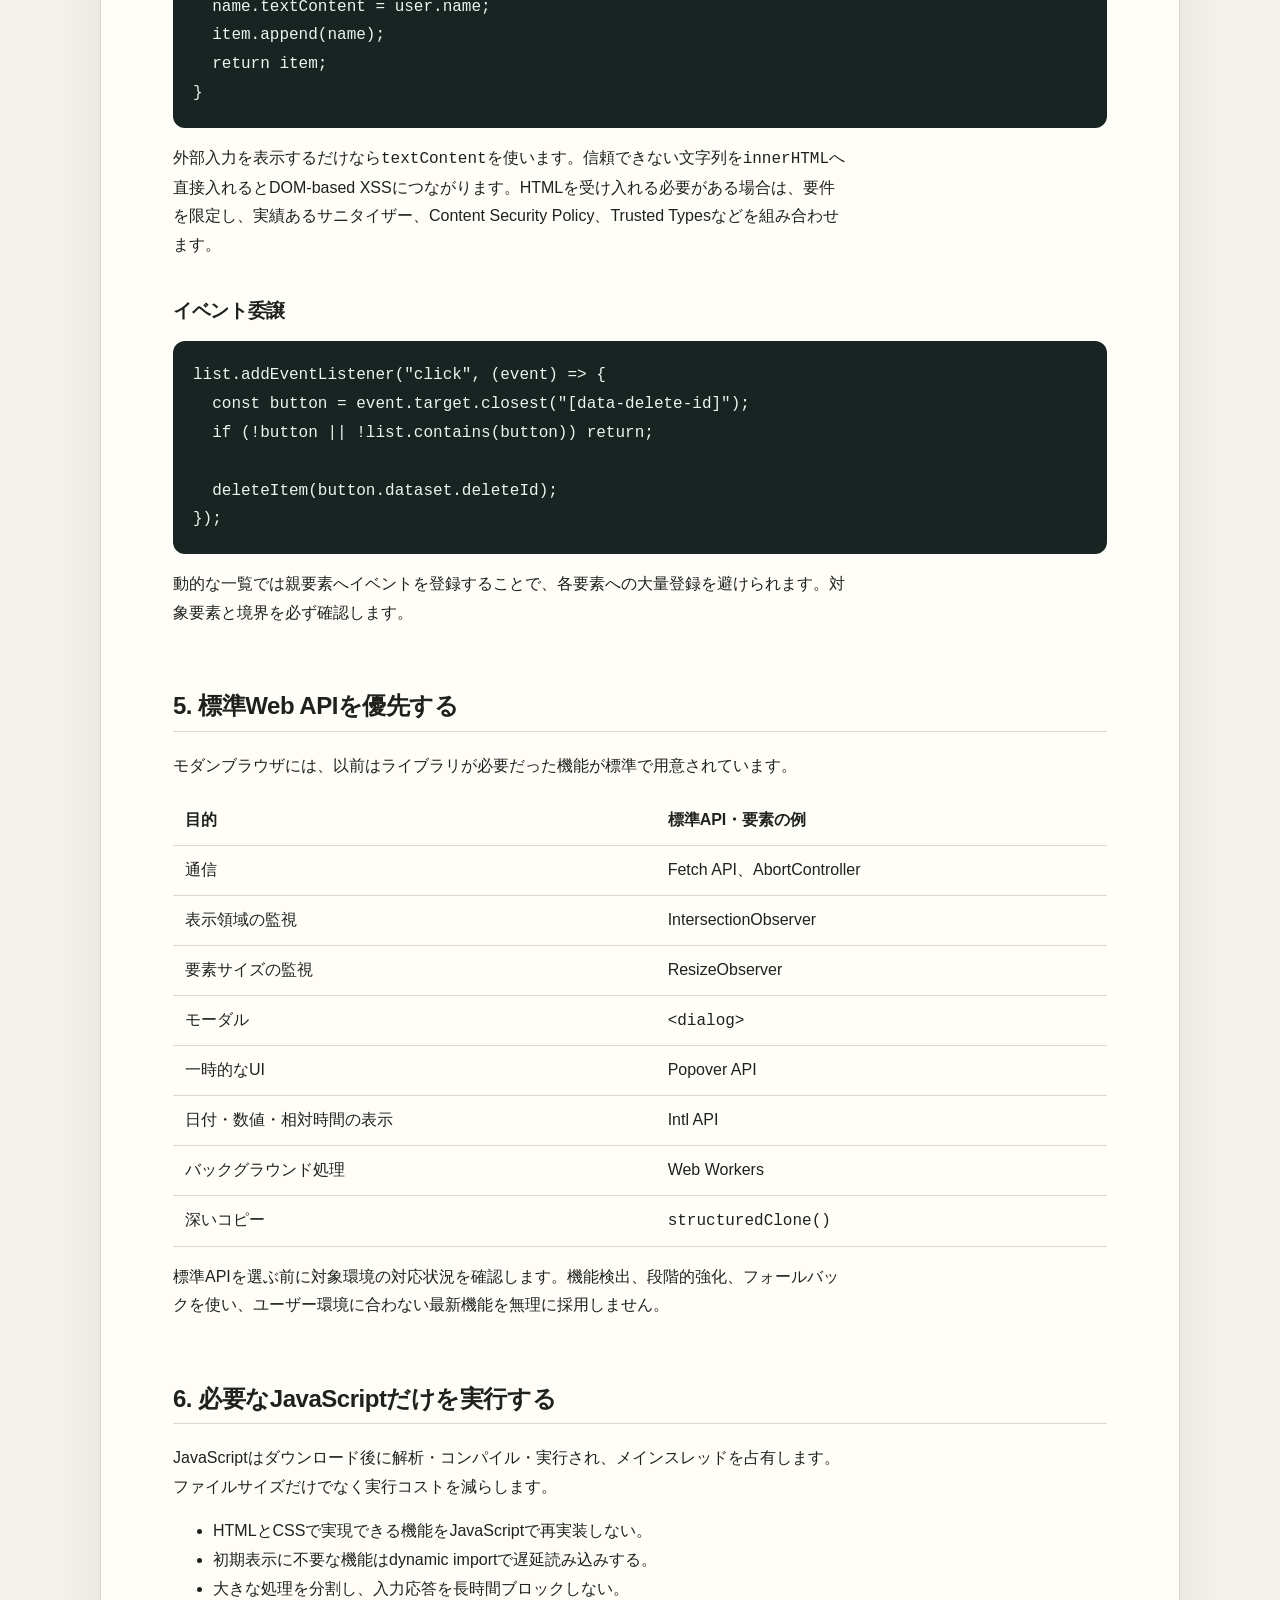
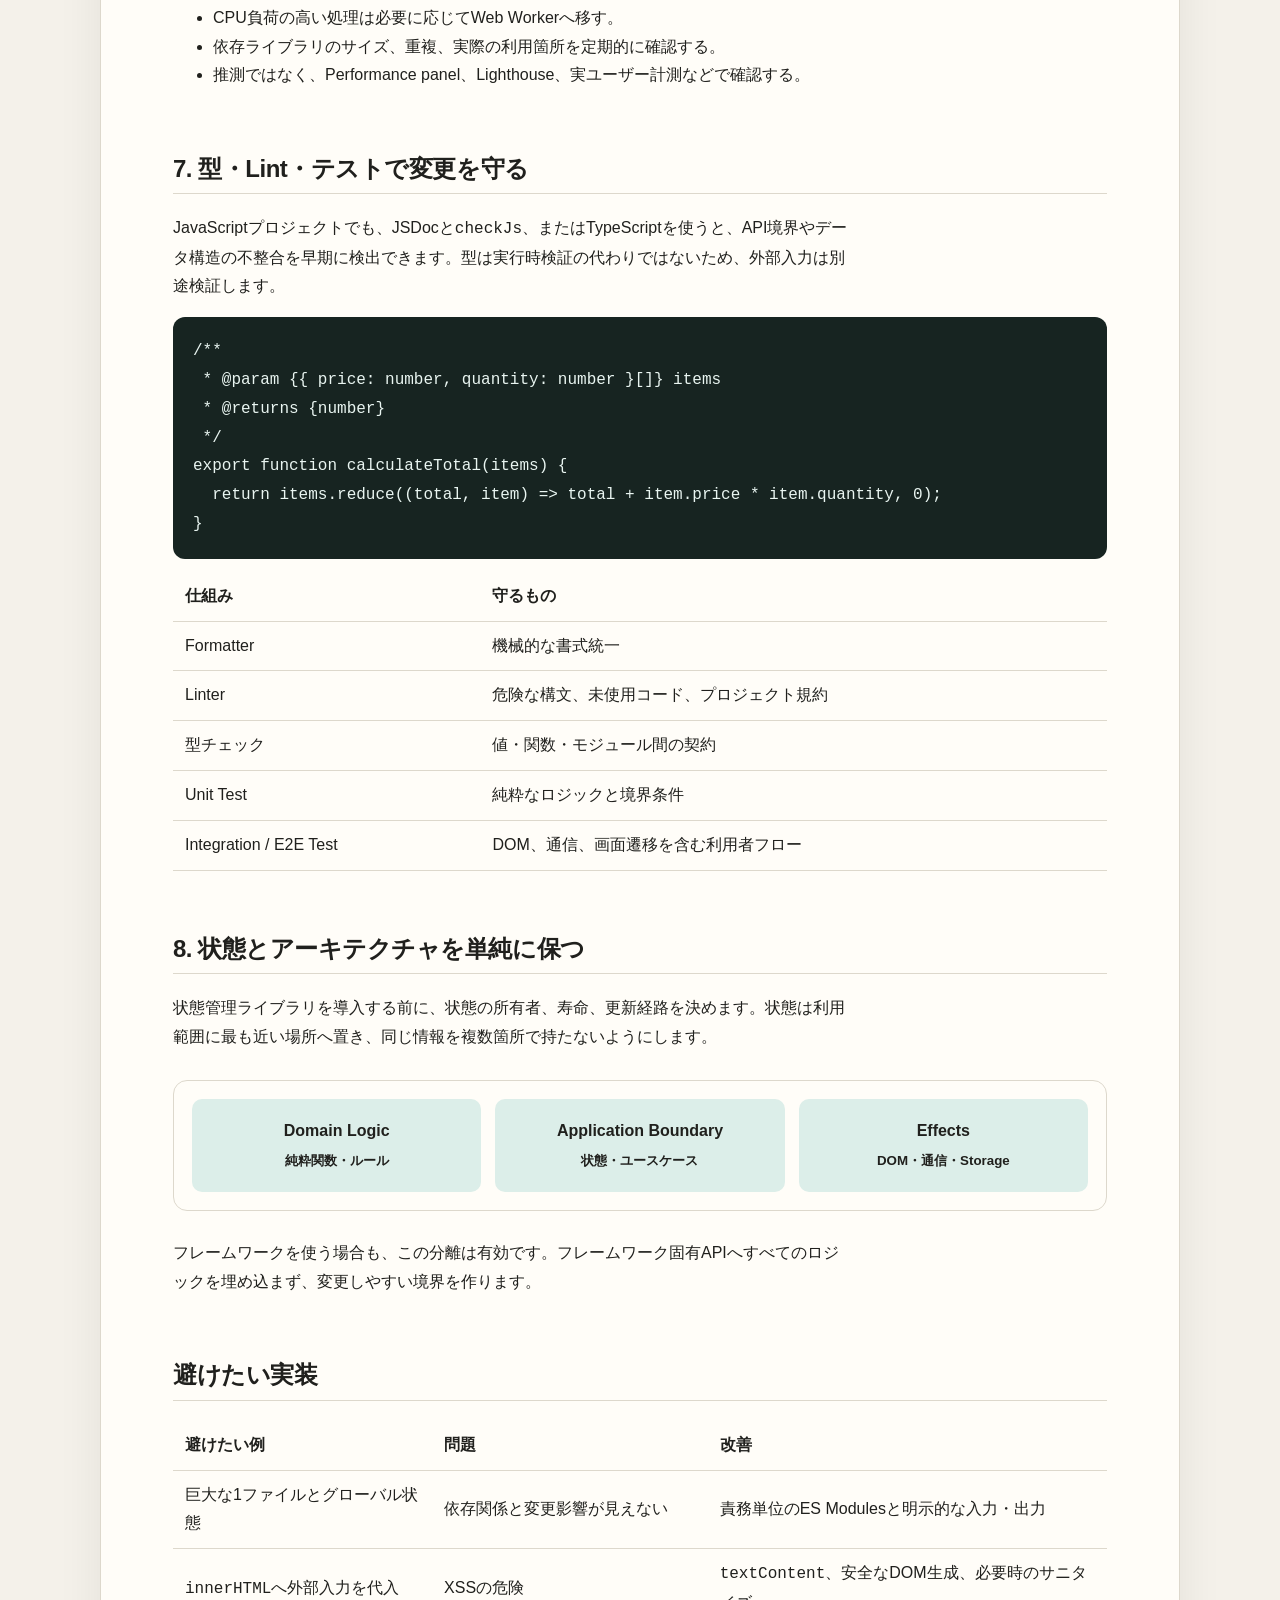
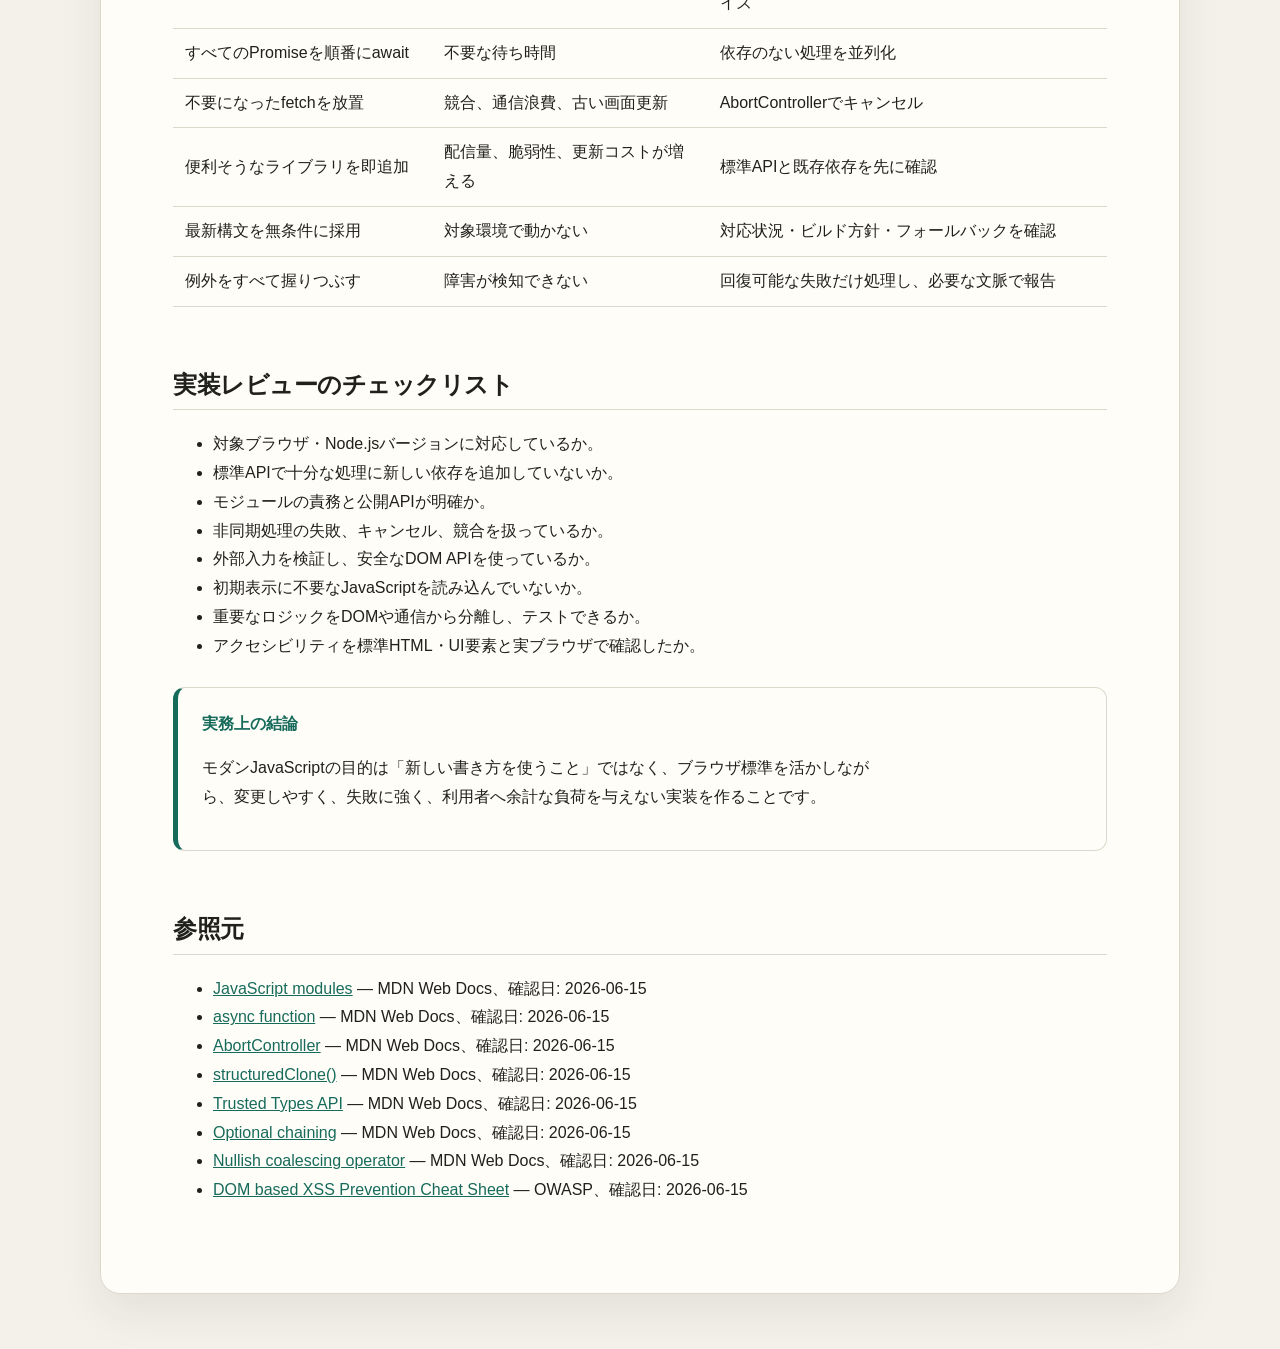
<file: notes/2026-06-15-modern-javascript-guide/index.html>
<!doctype html>
<html lang="ja">
<head>
  <meta charset="utf-8">
  <meta name="viewport" content="width=device-width, initial-scale=1">
  <meta name="description" content="モダンなJavaScript実装を、標準API、モジュール設計、非同期処理、DOM操作、安全性、性能、テストの観点から解説">
  <title>モダンなJavaScript実装ガイド | Technical Notes</title>
  <link rel="stylesheet" href="../../styles/site.css">
</head>
<body>
  <main class="page-shell article">
    <nav><a href="../../">← ノート一覧へ</a></nav>
    <p class="eyebrow">Frontend · 2026-06-15</p>
    <h1>モダンなJavaScript実装ガイド</h1>
    <p class="lead">新しい構文を並べるだけではなく、標準APIを優先し、依存関係・非同期処理・副作用を制御して、安全で検証可能なコードを書くための実務指針。</p>

    <div class="callout">
      <strong>30秒でわかる答え</strong>
      <p>モダンなJavaScript実装とは、ES Modulesで責務を分け、標準APIを活用し、非同期処理をキャンセル可能にし、DOM操作と外部入力を安全に扱うことです。さらに、必要なJavaScriptだけを配信し、テスト・Lint・型チェックで変更の安全性を保ちます。</p>
    </div>

    <h2>「モダン」の判断基準</h2>
    <p>新しい構文を使っているかより、次の性質を満たすかで判断します。</p>

    <div class="diagram" aria-label="モダンJavaScriptの判断基準">
      <div>標準を優先し<br>依存を減らす</div>
      <div>責務と副作用を分け<br>テスト可能にする</div>
      <div>性能・安全性・互換性を<br>計測して判断する</div>
    </div>

    <ul>
      <li>対象ブラウザ・ランタイムを明確にし、対応状況を確認して機能を選ぶ。</li>
      <li>ブラウザやJavaScript標準で解決できることに、不要なライブラリを追加しない。</li>
      <li>状態変更、ネットワーク、DOM操作などの副作用を境界へ寄せる。</li>
      <li>失敗、キャンセル、タイムアウト、再試行を正常系と同じように設計する。</li>
      <li>初期表示に不要なJavaScriptを送らず、実行時間を含めて性能を考える。</li>
    </ul>

    <h2>1. ES Modulesで責務を分ける</h2>
    <p>ブラウザはES Modulesを標準で扱えます。<code>import</code>・<code>export</code>で依存関係を明示し、グローバル変数や実行順への暗黙依存を避けます。</p>

    <pre><code>// api/users.js
export async function getUser(id, { signal } = {}) {
  const response = await fetch(`/api/users/${encodeURIComponent(id)}`, { signal });

  if (!response.ok) {
    throw new Error(`User request failed: ${response.status}`);
  }

  return response.json();
}

// pages/profile.js
import { getUser } from "../api/users.js";</code></pre>

    <p>モジュールは「小さければよい」のではなく、変更理由と責務がまとまっていることが重要です。公開APIを絞り、内部実装を隠すことで変更範囲を限定できます。</p>

    <h3>Dynamic Importを使う場面</h3>
    <pre><code>button.addEventListener("click", async () => {
  const { openEditor } = await import("./editor.js");
  openEditor();
});</code></pre>

    <p>重い機能を必要になった時点で読み込めます。ただし細かく分割しすぎると通信・管理コストが増えるため、利用頻度とバンドル分析を基準に判断します。</p>

    <h2>2. データを明示的に扱う</h2>
    <p><code>const</code>を基本にし、再代入が必要な場合だけ<code>let</code>を使います。値の変化を追いやすくし、意図しない共有状態を減らします。</p>

    <pre><code>function calculateTotal(items) {
  return items.reduce((total, item) => total + item.price * item.quantity, 0);
}

const total = calculateTotal(cartItems);</code></pre>

    <p>純粋関数は同じ入力に対して同じ出力を返し、外部状態を変更しません。ビジネスロジックを純粋関数へ寄せると、DOMやネットワークなしでテストできます。</p>

    <h3>Optional ChainingとNullish Coalescing</h3>
    <pre><code>const displayName = user.profile?.displayName ?? "名称未設定";</code></pre>

    <p><code>?.</code>は<code>null</code>・<code>undefined</code>を安全に扱い、<code>??</code>はその2値だけを欠損として既定値を返します。<code>||</code>と違い、<code>0</code>や空文字を有効値として保持できます。ただし、必須データまで黙って欠損扱いにすると不具合を隠すため、契約違反は明示的に失敗させます。</p>

    <h3>深いコピー</h3>
    <pre><code>const editableDraft = structuredClone(originalData);</code></pre>

    <p>対応するデータ型の深いコピーには<code>structuredClone()</code>を使えます。JSONへの変換をコピー目的で使うと、<code>Date</code>、循環参照、<code>undefined</code>などを正しく扱えません。</p>

    <h2>3. 非同期処理を設計する</h2>
    <p><code>async</code>/<code>await</code>はPromiseを読みやすく扱う構文です。重要なのは、直列・並列・部分失敗のどれが要件に合うかを明示することです。</p>

    <h3>独立した処理は並列化する</h3>
    <pre><code>const [user, notifications] = await Promise.all([
  fetchUser(),
  fetchNotifications(),
]);</code></pre>

    <p>前の結果を必要としない処理を順番に<code>await</code>すると、待ち時間を不要に足し合わせます。一方、1件の失敗で全体を失敗させたくない場合は<code>Promise.allSettled()</code>を検討します。</p>

    <h3>キャンセル可能にする</h3>
    <pre><code>let activeController;

async function searchUsers(query) {
  activeController?.abort();
  activeController = new AbortController();

  try {
    const response = await fetch(`/api/users?q=${encodeURIComponent(query)}`, {
      signal: activeController.signal,
    });

    if (!response.ok) throw new Error(`Search failed: ${response.status}`);
    return await response.json();
  } catch (error) {
    if (error.name === "AbortError") return [];
    throw error;
  }
}</code></pre>

    <p>検索入力、画面遷移、コンポーネント破棄などでは、不要になったリクエストを<code>AbortController</code>で中止します。古いレスポンスが新しい画面を上書きする競合も防ぎやすくなります。</p>

    <h3>Fetchの注意点</h3>
    <p><code>fetch()</code>はHTTP 404や500だけではrejectしません。ネットワークエラーとHTTPエラーを区別し、<code>response.ok</code>またはステータスを確認します。再試行は冪等性、回数、待機時間、サーバー負荷を考慮して設計します。</p>

    <h2>4. DOM操作を安全で局所的にする</h2>
    <p>DOM操作は副作用です。データ変換と表示更新を分離し、DOM探索やイベント登録を特定のモジュールへ閉じ込めます。</p>

    <pre><code>function createUserItem(user) {
  const item = document.createElement("li");
  const name = document.createElement("strong");

  name.textContent = user.name;
  item.append(name);
  return item;
}</code></pre>

    <p>外部入力を表示するだけなら<code>textContent</code>を使います。信頼できない文字列を<code>innerHTML</code>へ直接入れるとDOM-based XSSにつながります。HTMLを受け入れる必要がある場合は、要件を限定し、実績あるサニタイザー、Content Security Policy、Trusted Typesなどを組み合わせます。</p>

    <h3>イベント委譲</h3>
    <pre><code>list.addEventListener("click", (event) => {
  const button = event.target.closest("[data-delete-id]");
  if (!button || !list.contains(button)) return;

  deleteItem(button.dataset.deleteId);
});</code></pre>

    <p>動的な一覧では親要素へイベントを登録することで、各要素への大量登録を避けられます。対象要素と境界を必ず確認します。</p>

    <h2>5. 標準Web APIを優先する</h2>
    <p>モダンブラウザには、以前はライブラリが必要だった機能が標準で用意されています。</p>

    <table>
      <thead><tr><th>目的</th><th>標準API・要素の例</th></tr></thead>
      <tbody>
        <tr><td>通信</td><td>Fetch API、AbortController</td></tr>
        <tr><td>表示領域の監視</td><td>IntersectionObserver</td></tr>
        <tr><td>要素サイズの監視</td><td>ResizeObserver</td></tr>
        <tr><td>モーダル</td><td><code>&lt;dialog&gt;</code></td></tr>
        <tr><td>一時的なUI</td><td>Popover API</td></tr>
        <tr><td>日付・数値・相対時間の表示</td><td>Intl API</td></tr>
        <tr><td>バックグラウンド処理</td><td>Web Workers</td></tr>
        <tr><td>深いコピー</td><td><code>structuredClone()</code></td></tr>
      </tbody>
    </table>

    <p>標準APIを選ぶ前に対象環境の対応状況を確認します。機能検出、段階的強化、フォールバックを使い、ユーザー環境に合わない最新機能を無理に採用しません。</p>

    <h2>6. 必要なJavaScriptだけを実行する</h2>
    <p>JavaScriptはダウンロード後に解析・コンパイル・実行され、メインスレッドを占有します。ファイルサイズだけでなく実行コストを減らします。</p>

    <ul>
      <li>HTMLとCSSで実現できる機能をJavaScriptで再実装しない。</li>
      <li>初期表示に不要な機能はdynamic importで遅延読み込みする。</li>
      <li>大きな処理を分割し、入力応答を長時間ブロックしない。</li>
      <li>CPU負荷の高い処理は必要に応じてWeb Workerへ移す。</li>
      <li>依存ライブラリのサイズ、重複、実際の利用箇所を定期的に確認する。</li>
      <li>推測ではなく、Performance panel、Lighthouse、実ユーザー計測などで確認する。</li>
    </ul>

    <h2>7. 型・Lint・テストで変更を守る</h2>
    <p>JavaScriptプロジェクトでも、JSDocと<code>checkJs</code>、またはTypeScriptを使うと、API境界やデータ構造の不整合を早期に検出できます。型は実行時検証の代わりではないため、外部入力は別途検証します。</p>

    <pre><code>/**
 * @param {{ price: number, quantity: number }[]} items
 * @returns {number}
 */
export function calculateTotal(items) {
  return items.reduce((total, item) => total + item.price * item.quantity, 0);
}</code></pre>

    <table>
      <thead><tr><th>仕組み</th><th>守るもの</th></tr></thead>
      <tbody>
        <tr><td>Formatter</td><td>機械的な書式統一</td></tr>
        <tr><td>Linter</td><td>危険な構文、未使用コード、プロジェクト規約</td></tr>
        <tr><td>型チェック</td><td>値・関数・モジュール間の契約</td></tr>
        <tr><td>Unit Test</td><td>純粋なロジックと境界条件</td></tr>
        <tr><td>Integration / E2E Test</td><td>DOM、通信、画面遷移を含む利用者フロー</td></tr>
      </tbody>
    </table>

    <h2>8. 状態とアーキテクチャを単純に保つ</h2>
    <p>状態管理ライブラリを導入する前に、状態の所有者、寿命、更新経路を決めます。状態は利用範囲に最も近い場所へ置き、同じ情報を複数箇所で持たないようにします。</p>

    <div class="diagram" aria-label="モダンJavaScriptの責務分離">
      <div>Domain Logic<br><small>純粋関数・ルール</small></div>
      <div>Application Boundary<br><small>状態・ユースケース</small></div>
      <div>Effects<br><small>DOM・通信・Storage</small></div>
    </div>

    <p>フレームワークを使う場合も、この分離は有効です。フレームワーク固有APIへすべてのロジックを埋め込まず、変更しやすい境界を作ります。</p>

    <h2>避けたい実装</h2>
    <table>
      <thead><tr><th>避けたい例</th><th>問題</th><th>改善</th></tr></thead>
      <tbody>
        <tr><td>巨大な1ファイルとグローバル状態</td><td>依存関係と変更影響が見えない</td><td>責務単位のES Modulesと明示的な入力・出力</td></tr>
        <tr><td><code>innerHTML</code>へ外部入力を代入</td><td>XSSの危険</td><td><code>textContent</code>、安全なDOM生成、必要時のサニタイズ</td></tr>
        <tr><td>すべてのPromiseを順番にawait</td><td>不要な待ち時間</td><td>依存のない処理を並列化</td></tr>
        <tr><td>不要になったfetchを放置</td><td>競合、通信浪費、古い画面更新</td><td>AbortControllerでキャンセル</td></tr>
        <tr><td>便利そうなライブラリを即追加</td><td>配信量、脆弱性、更新コストが増える</td><td>標準APIと既存依存を先に確認</td></tr>
        <tr><td>最新構文を無条件に採用</td><td>対象環境で動かない</td><td>対応状況・ビルド方針・フォールバックを確認</td></tr>
        <tr><td>例外をすべて握りつぶす</td><td>障害が検知できない</td><td>回復可能な失敗だけ処理し、必要な文脈で報告</td></tr>
      </tbody>
    </table>

    <h2>実装レビューのチェックリスト</h2>
    <ul>
      <li>対象ブラウザ・Node.jsバージョンに対応しているか。</li>
      <li>標準APIで十分な処理に新しい依存を追加していないか。</li>
      <li>モジュールの責務と公開APIが明確か。</li>
      <li>非同期処理の失敗、キャンセル、競合を扱っているか。</li>
      <li>外部入力を検証し、安全なDOM APIを使っているか。</li>
      <li>初期表示に不要なJavaScriptを読み込んでいないか。</li>
      <li>重要なロジックをDOMや通信から分離し、テストできるか。</li>
      <li>アクセシビリティを標準HTML・UI要素と実ブラウザで確認したか。</li>
    </ul>

    <div class="callout">
      <strong>実務上の結論</strong>
      <p>モダンJavaScriptの目的は「新しい書き方を使うこと」ではなく、ブラウザ標準を活かしながら、変更しやすく、失敗に強く、利用者へ余計な負荷を与えない実装を作ることです。</p>
    </div>

    <h2>参照元</h2>
    <ul>
      <li><a href="https://developer.mozilla.org/en-US/docs/Web/JavaScript/Guide/Modules">JavaScript modules</a> — MDN Web Docs、確認日: 2026-06-15</li>
      <li><a href="https://developer.mozilla.org/en-US/docs/Web/JavaScript/Reference/Statements/async_function">async function</a> — MDN Web Docs、確認日: 2026-06-15</li>
      <li><a href="https://developer.mozilla.org/en-US/docs/Web/API/AbortController">AbortController</a> — MDN Web Docs、確認日: 2026-06-15</li>
      <li><a href="https://developer.mozilla.org/en-US/docs/Web/API/Window/structuredClone">structuredClone()</a> — MDN Web Docs、確認日: 2026-06-15</li>
      <li><a href="https://developer.mozilla.org/en-US/docs/Web/API/Trusted_Types_API">Trusted Types API</a> — MDN Web Docs、確認日: 2026-06-15</li>
      <li><a href="https://developer.mozilla.org/en-US/docs/Web/JavaScript/Reference/Operators/Optional_chaining">Optional chaining</a> — MDN Web Docs、確認日: 2026-06-15</li>
      <li><a href="https://developer.mozilla.org/en-US/docs/Web/JavaScript/Reference/Operators/Nullish_coalescing">Nullish coalescing operator</a> — MDN Web Docs、確認日: 2026-06-15</li>
      <li><a href="https://cheatsheetseries.owasp.org/cheatsheets/DOM_based_XSS_Prevention_Cheat_Sheet.html">DOM based XSS Prevention Cheat Sheet</a> — OWASP、確認日: 2026-06-15</li>
    </ul>
  </main>
</body>
</html>
</file>
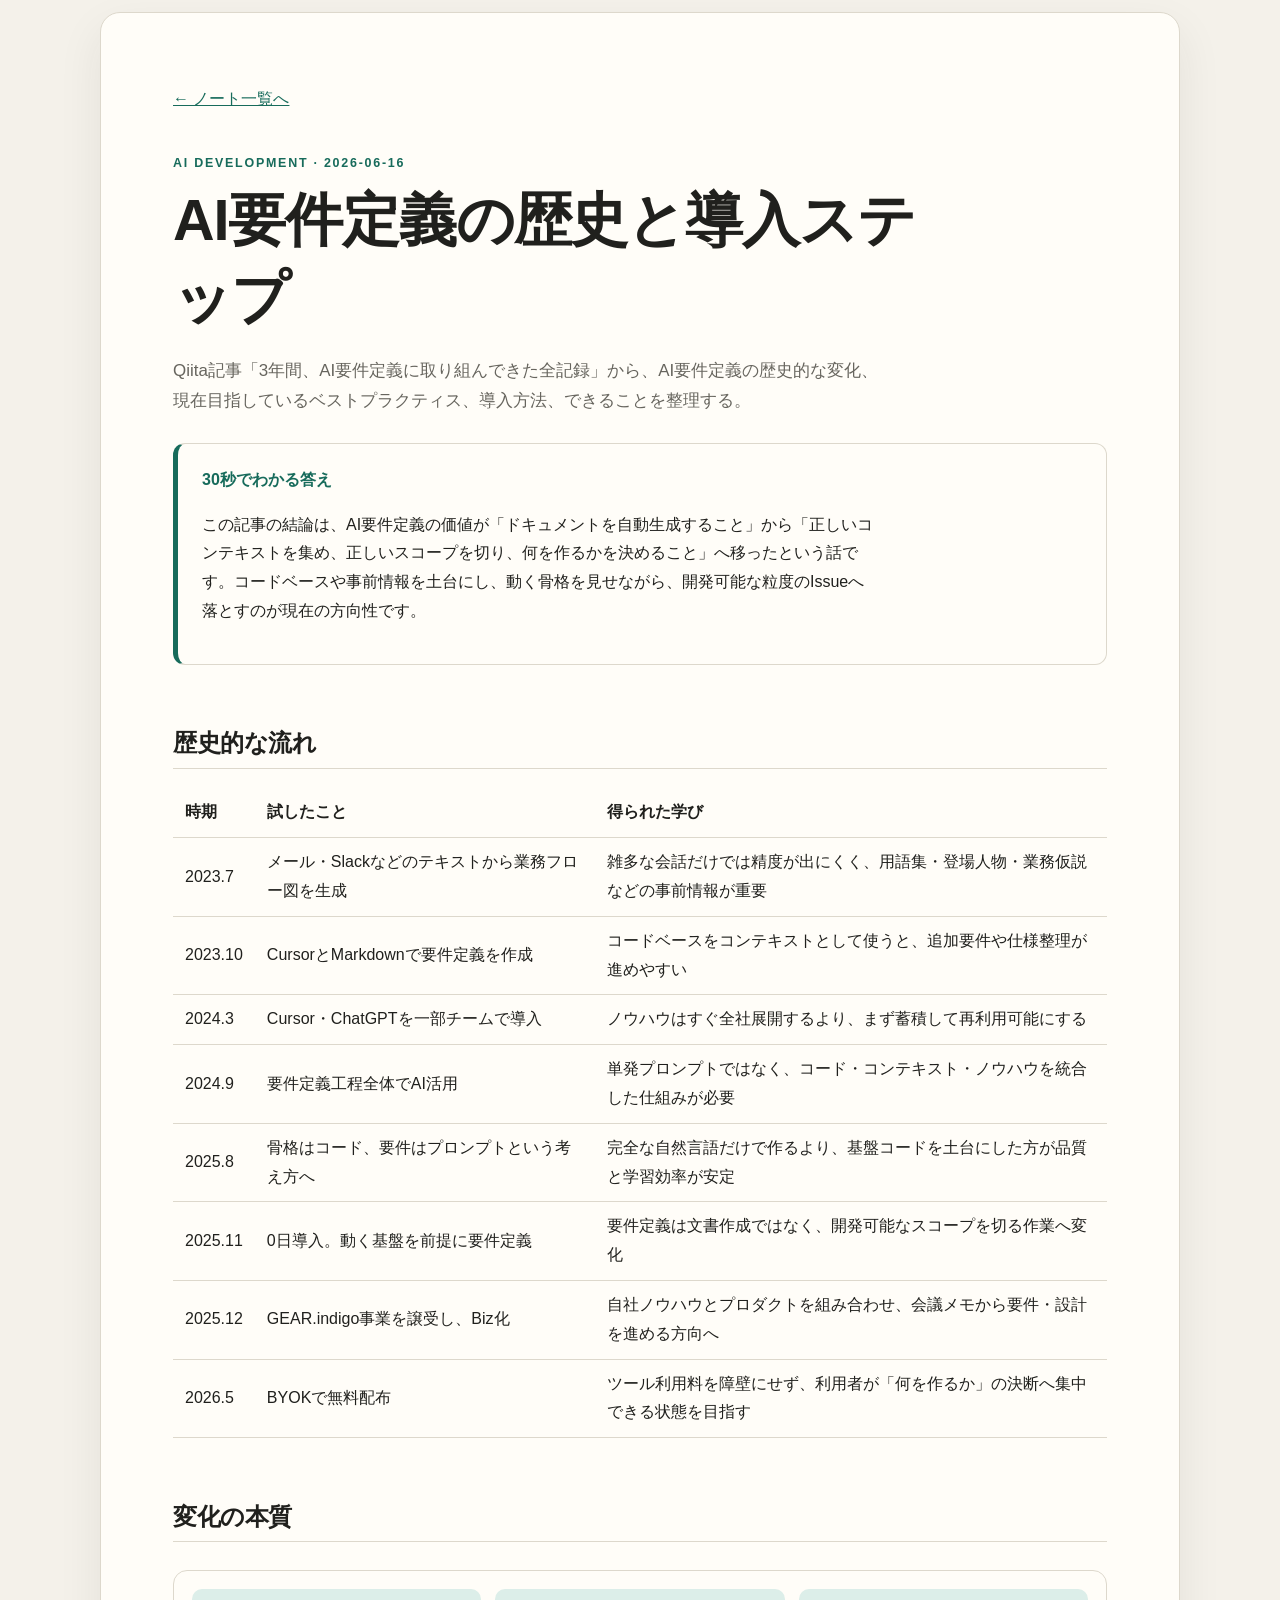
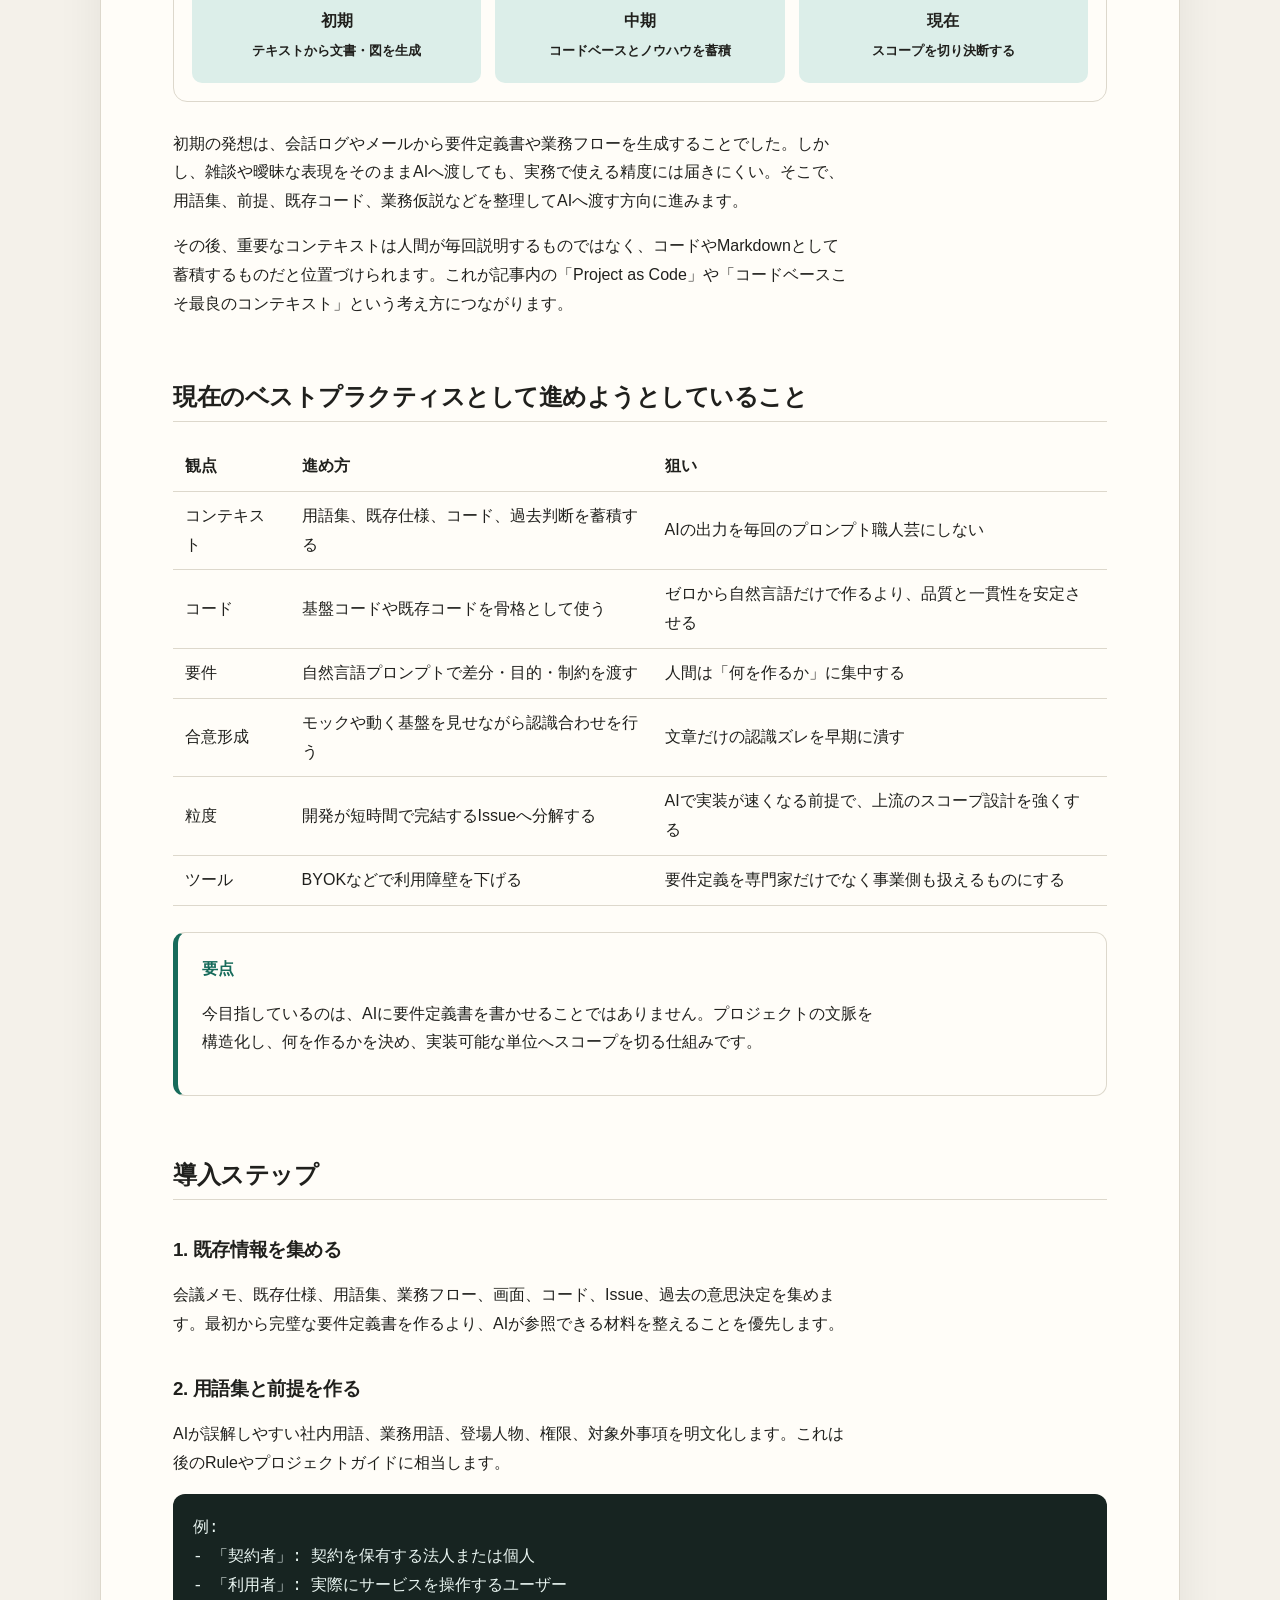
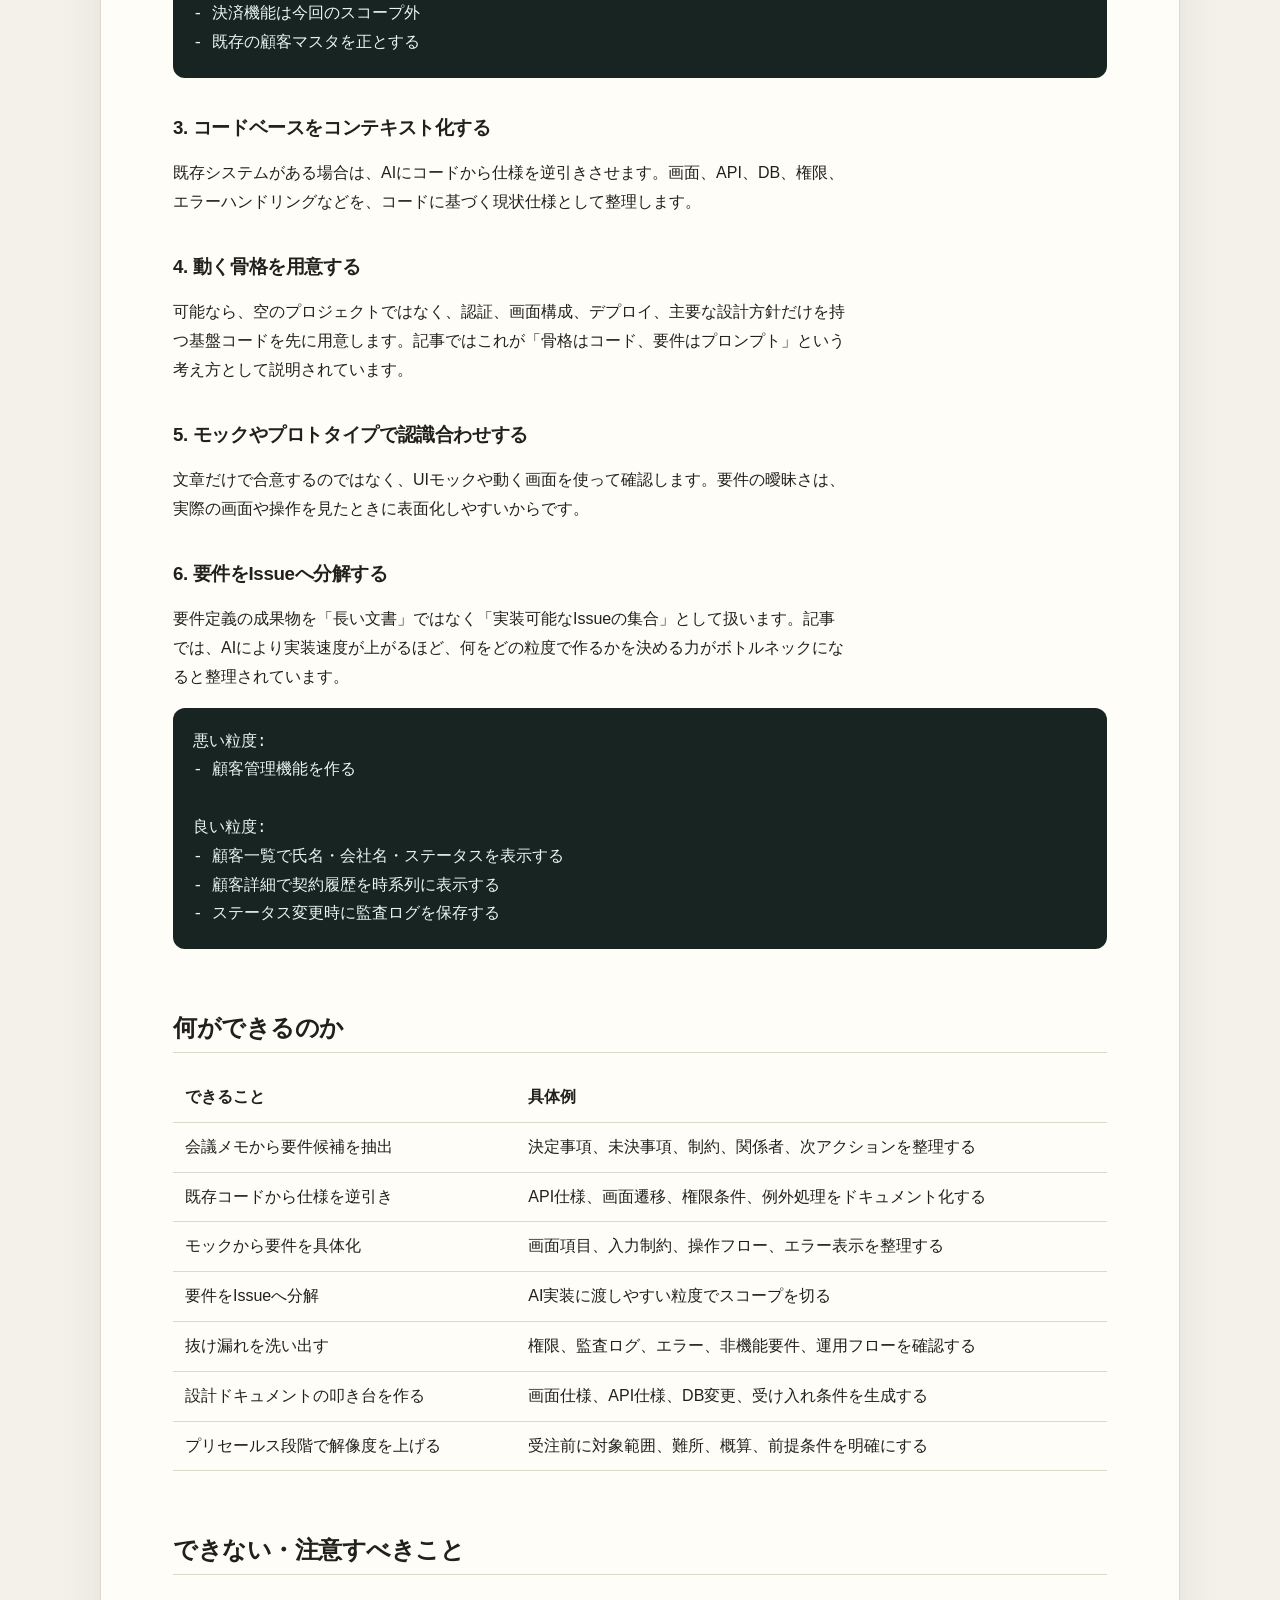
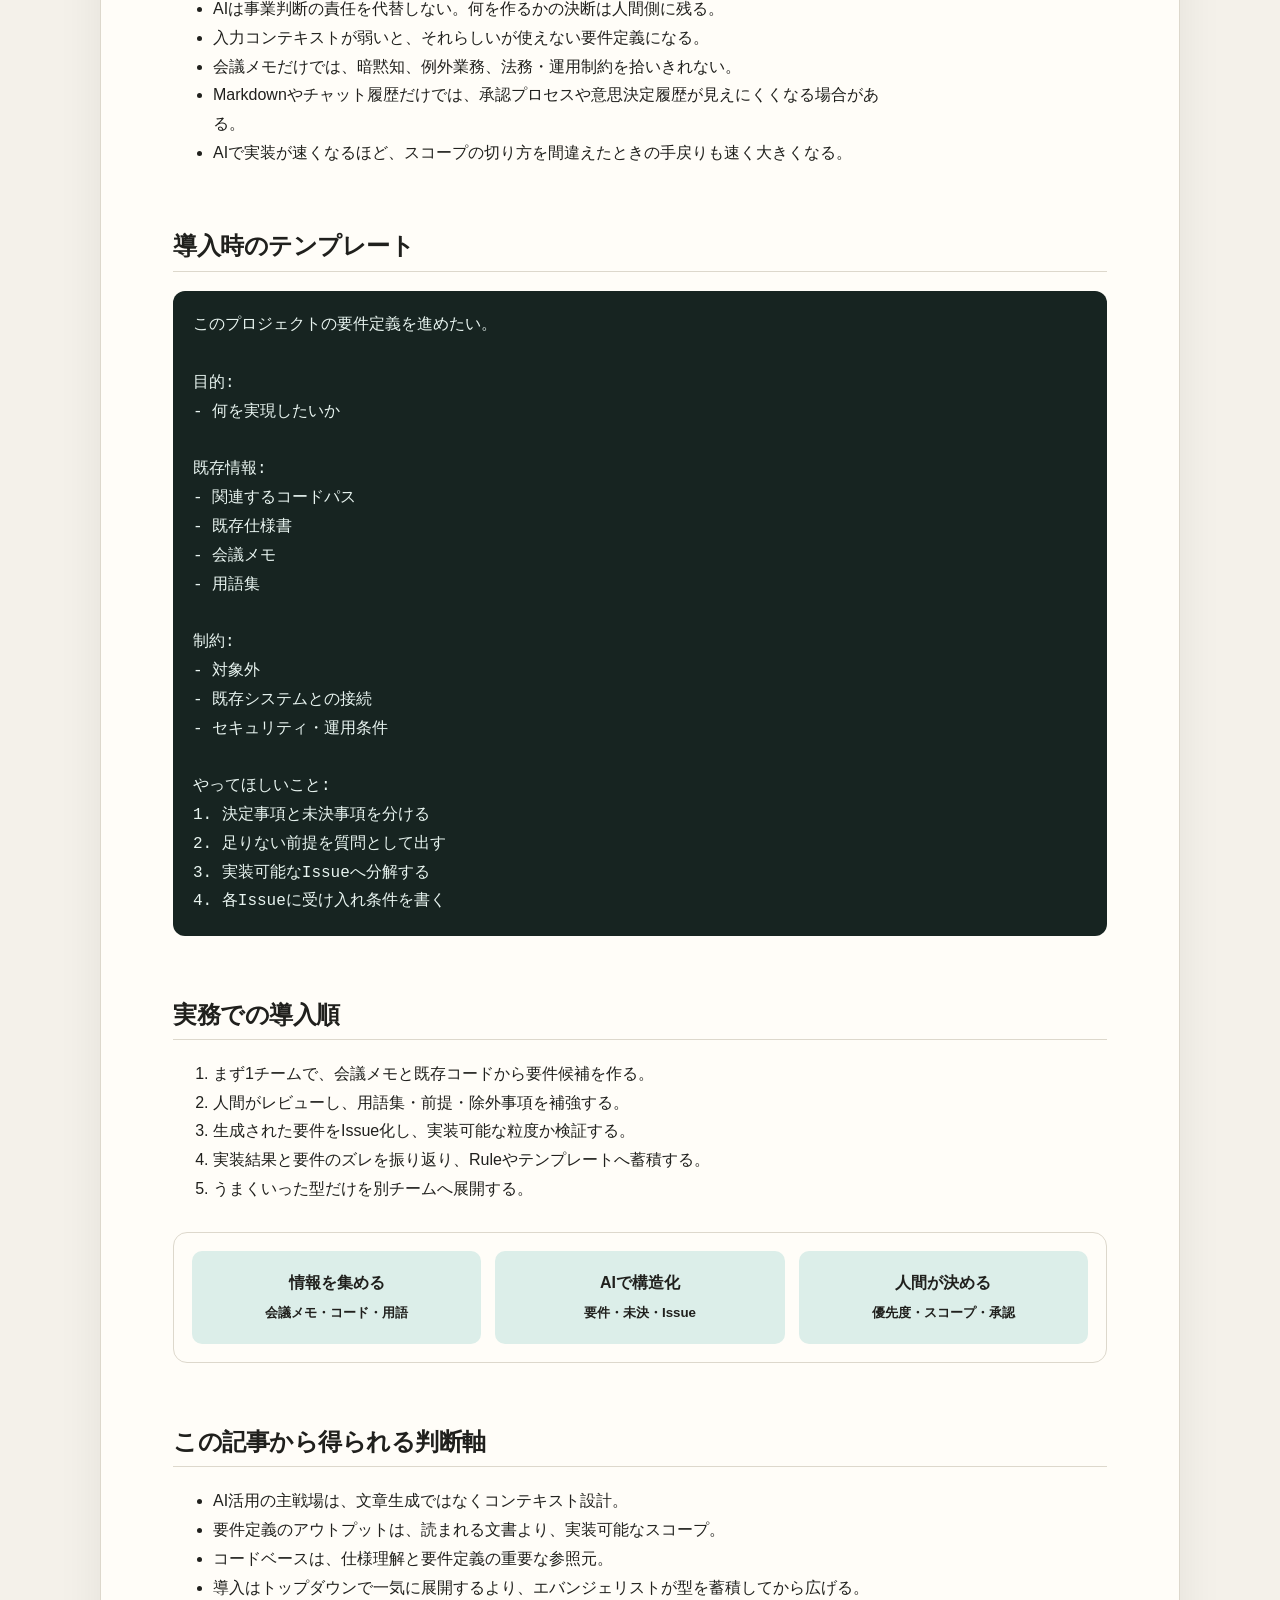
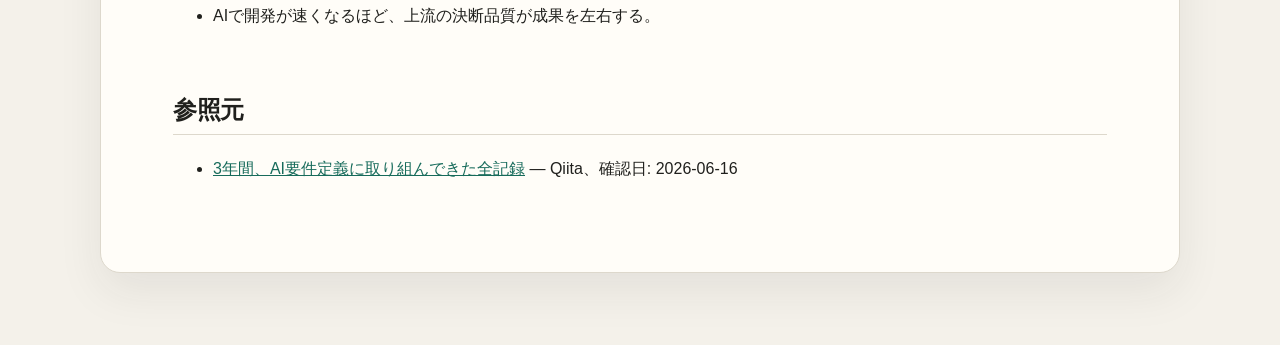
<file: notes/2026-06-16-ai-requirements-definition-history/index.html>
<!doctype html>
<html lang="ja">
<head>
  <meta charset="utf-8">
  <meta name="viewport" content="width=device-width, initial-scale=1">
  <meta name="description" content="AI要件定義の3年間の変遷、現在のベストプラクティス、導入ステップ、できることを整理">
  <title>AI要件定義の歴史と導入ステップ | Technical Notes</title>
  <link rel="stylesheet" href="../../styles/site.css">
</head>
<body>
  <main class="page-shell article">
    <nav><a href="../../">← ノート一覧へ</a></nav>
    <p class="eyebrow">AI Development · 2026-06-16</p>
    <h1>AI要件定義の歴史と導入ステップ</h1>
    <p class="lead">Qiita記事「3年間、AI要件定義に取り組んできた全記録」から、AI要件定義の歴史的な変化、現在目指しているベストプラクティス、導入方法、できることを整理する。</p>

    <div class="callout">
      <strong>30秒でわかる答え</strong>
      <p>この記事の結論は、AI要件定義の価値が「ドキュメントを自動生成すること」から「正しいコンテキストを集め、正しいスコープを切り、何を作るかを決めること」へ移ったという話です。コードベースや事前情報を土台にし、動く骨格を見せながら、開発可能な粒度のIssueへ落とすのが現在の方向性です。</p>
    </div>

    <h2>歴史的な流れ</h2>
    <table>
      <thead><tr><th>時期</th><th>試したこと</th><th>得られた学び</th></tr></thead>
      <tbody>
        <tr><td>2023.7</td><td>メール・Slackなどのテキストから業務フロー図を生成</td><td>雑多な会話だけでは精度が出にくく、用語集・登場人物・業務仮説などの事前情報が重要</td></tr>
        <tr><td>2023.10</td><td>CursorとMarkdownで要件定義を作成</td><td>コードベースをコンテキストとして使うと、追加要件や仕様整理が進めやすい</td></tr>
        <tr><td>2024.3</td><td>Cursor・ChatGPTを一部チームで導入</td><td>ノウハウはすぐ全社展開するより、まず蓄積して再利用可能にする</td></tr>
        <tr><td>2024.9</td><td>要件定義工程全体でAI活用</td><td>単発プロンプトではなく、コード・コンテキスト・ノウハウを統合した仕組みが必要</td></tr>
        <tr><td>2025.8</td><td>骨格はコード、要件はプロンプトという考え方へ</td><td>完全な自然言語だけで作るより、基盤コードを土台にした方が品質と学習効率が安定</td></tr>
        <tr><td>2025.11</td><td>0日導入。動く基盤を前提に要件定義</td><td>要件定義は文書作成ではなく、開発可能なスコープを切る作業へ変化</td></tr>
        <tr><td>2025.12</td><td>GEAR.indigo事業を譲受し、Biz化</td><td>自社ノウハウとプロダクトを組み合わせ、会議メモから要件・設計を進める方向へ</td></tr>
        <tr><td>2026.5</td><td>BYOKで無料配布</td><td>ツール利用料を障壁にせず、利用者が「何を作るか」の決断へ集中できる状態を目指す</td></tr>
      </tbody>
    </table>

    <h2>変化の本質</h2>
    <div class="diagram" aria-label="AI要件定義の変化">
      <div>初期<br><small>テキストから文書・図を生成</small></div>
      <div>中期<br><small>コードベースとノウハウを蓄積</small></div>
      <div>現在<br><small>スコープを切り決断する</small></div>
    </div>

    <p>初期の発想は、会話ログやメールから要件定義書や業務フローを生成することでした。しかし、雑談や曖昧な表現をそのままAIへ渡しても、実務で使える精度には届きにくい。そこで、用語集、前提、既存コード、業務仮説などを整理してAIへ渡す方向に進みます。</p>

    <p>その後、重要なコンテキストは人間が毎回説明するものではなく、コードやMarkdownとして蓄積するものだと位置づけられます。これが記事内の「Project as Code」や「コードベースこそ最良のコンテキスト」という考え方につながります。</p>

    <h2>現在のベストプラクティスとして進めようとしていること</h2>
    <table>
      <thead><tr><th>観点</th><th>進め方</th><th>狙い</th></tr></thead>
      <tbody>
        <tr><td>コンテキスト</td><td>用語集、既存仕様、コード、過去判断を蓄積する</td><td>AIの出力を毎回のプロンプト職人芸にしない</td></tr>
        <tr><td>コード</td><td>基盤コードや既存コードを骨格として使う</td><td>ゼロから自然言語だけで作るより、品質と一貫性を安定させる</td></tr>
        <tr><td>要件</td><td>自然言語プロンプトで差分・目的・制約を渡す</td><td>人間は「何を作るか」に集中する</td></tr>
        <tr><td>合意形成</td><td>モックや動く基盤を見せながら認識合わせを行う</td><td>文章だけの認識ズレを早期に潰す</td></tr>
        <tr><td>粒度</td><td>開発が短時間で完結するIssueへ分解する</td><td>AIで実装が速くなる前提で、上流のスコープ設計を強くする</td></tr>
        <tr><td>ツール</td><td>BYOKなどで利用障壁を下げる</td><td>要件定義を専門家だけでなく事業側も扱えるものにする</td></tr>
      </tbody>
    </table>

    <div class="callout">
      <strong>要点</strong>
      <p>今目指しているのは、AIに要件定義書を書かせることではありません。プロジェクトの文脈を構造化し、何を作るかを決め、実装可能な単位へスコープを切る仕組みです。</p>
    </div>

    <h2>導入ステップ</h2>
    <h3>1. 既存情報を集める</h3>
    <p>会議メモ、既存仕様、用語集、業務フロー、画面、コード、Issue、過去の意思決定を集めます。最初から完璧な要件定義書を作るより、AIが参照できる材料を整えることを優先します。</p>

    <h3>2. 用語集と前提を作る</h3>
    <p>AIが誤解しやすい社内用語、業務用語、登場人物、権限、対象外事項を明文化します。これは後のRuleやプロジェクトガイドに相当します。</p>

    <pre><code>例:
- 「契約者」: 契約を保有する法人または個人
- 「利用者」: 実際にサービスを操作するユーザー
- 決済機能は今回のスコープ外
- 既存の顧客マスタを正とする</code></pre>

    <h3>3. コードベースをコンテキスト化する</h3>
    <p>既存システムがある場合は、AIにコードから仕様を逆引きさせます。画面、API、DB、権限、エラーハンドリングなどを、コードに基づく現状仕様として整理します。</p>

    <h3>4. 動く骨格を用意する</h3>
    <p>可能なら、空のプロジェクトではなく、認証、画面構成、デプロイ、主要な設計方針だけを持つ基盤コードを先に用意します。記事ではこれが「骨格はコード、要件はプロンプト」という考え方として説明されています。</p>

    <h3>5. モックやプロトタイプで認識合わせする</h3>
    <p>文章だけで合意するのではなく、UIモックや動く画面を使って確認します。要件の曖昧さは、実際の画面や操作を見たときに表面化しやすいからです。</p>

    <h3>6. 要件をIssueへ分解する</h3>
    <p>要件定義の成果物を「長い文書」ではなく「実装可能なIssueの集合」として扱います。記事では、AIにより実装速度が上がるほど、何をどの粒度で作るかを決める力がボトルネックになると整理されています。</p>

    <pre><code>悪い粒度:
- 顧客管理機能を作る

良い粒度:
- 顧客一覧で氏名・会社名・ステータスを表示する
- 顧客詳細で契約履歴を時系列に表示する
- ステータス変更時に監査ログを保存する</code></pre>

    <h2>何ができるのか</h2>
    <table>
      <thead><tr><th>できること</th><th>具体例</th></tr></thead>
      <tbody>
        <tr><td>会議メモから要件候補を抽出</td><td>決定事項、未決事項、制約、関係者、次アクションを整理する</td></tr>
        <tr><td>既存コードから仕様を逆引き</td><td>API仕様、画面遷移、権限条件、例外処理をドキュメント化する</td></tr>
        <tr><td>モックから要件を具体化</td><td>画面項目、入力制約、操作フロー、エラー表示を整理する</td></tr>
        <tr><td>要件をIssueへ分解</td><td>AI実装に渡しやすい粒度でスコープを切る</td></tr>
        <tr><td>抜け漏れを洗い出す</td><td>権限、監査ログ、エラー、非機能要件、運用フローを確認する</td></tr>
        <tr><td>設計ドキュメントの叩き台を作る</td><td>画面仕様、API仕様、DB変更、受け入れ条件を生成する</td></tr>
        <tr><td>プリセールス段階で解像度を上げる</td><td>受注前に対象範囲、難所、概算、前提条件を明確にする</td></tr>
      </tbody>
    </table>

    <h2>できない・注意すべきこと</h2>
    <ul>
      <li>AIは事業判断の責任を代替しない。何を作るかの決断は人間側に残る。</li>
      <li>入力コンテキストが弱いと、それらしいが使えない要件定義になる。</li>
      <li>会議メモだけでは、暗黙知、例外業務、法務・運用制約を拾いきれない。</li>
      <li>Markdownやチャット履歴だけでは、承認プロセスや意思決定履歴が見えにくくなる場合がある。</li>
      <li>AIで実装が速くなるほど、スコープの切り方を間違えたときの手戻りも速く大きくなる。</li>
    </ul>

    <h2>導入時のテンプレート</h2>
    <pre><code>このプロジェクトの要件定義を進めたい。

目的:
- 何を実現したいか

既存情報:
- 関連するコードパス
- 既存仕様書
- 会議メモ
- 用語集

制約:
- 対象外
- 既存システムとの接続
- セキュリティ・運用条件

やってほしいこと:
1. 決定事項と未決事項を分ける
2. 足りない前提を質問として出す
3. 実装可能なIssueへ分解する
4. 各Issueに受け入れ条件を書く</code></pre>

    <h2>実務での導入順</h2>
    <ol>
      <li>まず1チームで、会議メモと既存コードから要件候補を作る。</li>
      <li>人間がレビューし、用語集・前提・除外事項を補強する。</li>
      <li>生成された要件をIssue化し、実装可能な粒度か検証する。</li>
      <li>実装結果と要件のズレを振り返り、Ruleやテンプレートへ蓄積する。</li>
      <li>うまくいった型だけを別チームへ展開する。</li>
    </ol>

    <div class="diagram" aria-label="導入サイクル">
      <div>情報を集める<br><small>会議メモ・コード・用語</small></div>
      <div>AIで構造化<br><small>要件・未決・Issue</small></div>
      <div>人間が決める<br><small>優先度・スコープ・承認</small></div>
    </div>

    <h2>この記事から得られる判断軸</h2>
    <ul>
      <li>AI活用の主戦場は、文章生成ではなくコンテキスト設計。</li>
      <li>要件定義のアウトプットは、読まれる文書より、実装可能なスコープ。</li>
      <li>コードベースは、仕様理解と要件定義の重要な参照元。</li>
      <li>導入はトップダウンで一気に展開するより、エバンジェリストが型を蓄積してから広げる。</li>
      <li>AIで開発が速くなるほど、上流の決断品質が成果を左右する。</li>
    </ul>

    <h2>参照元</h2>
    <ul>
      <li><a href="https://qiita.com/kumai_yu/items/831717856fd24981799d">3年間、AI要件定義に取り組んできた全記録</a> — Qiita、確認日: 2026-06-16</li>
    </ul>
  </main>
</body>
</html>
</file>
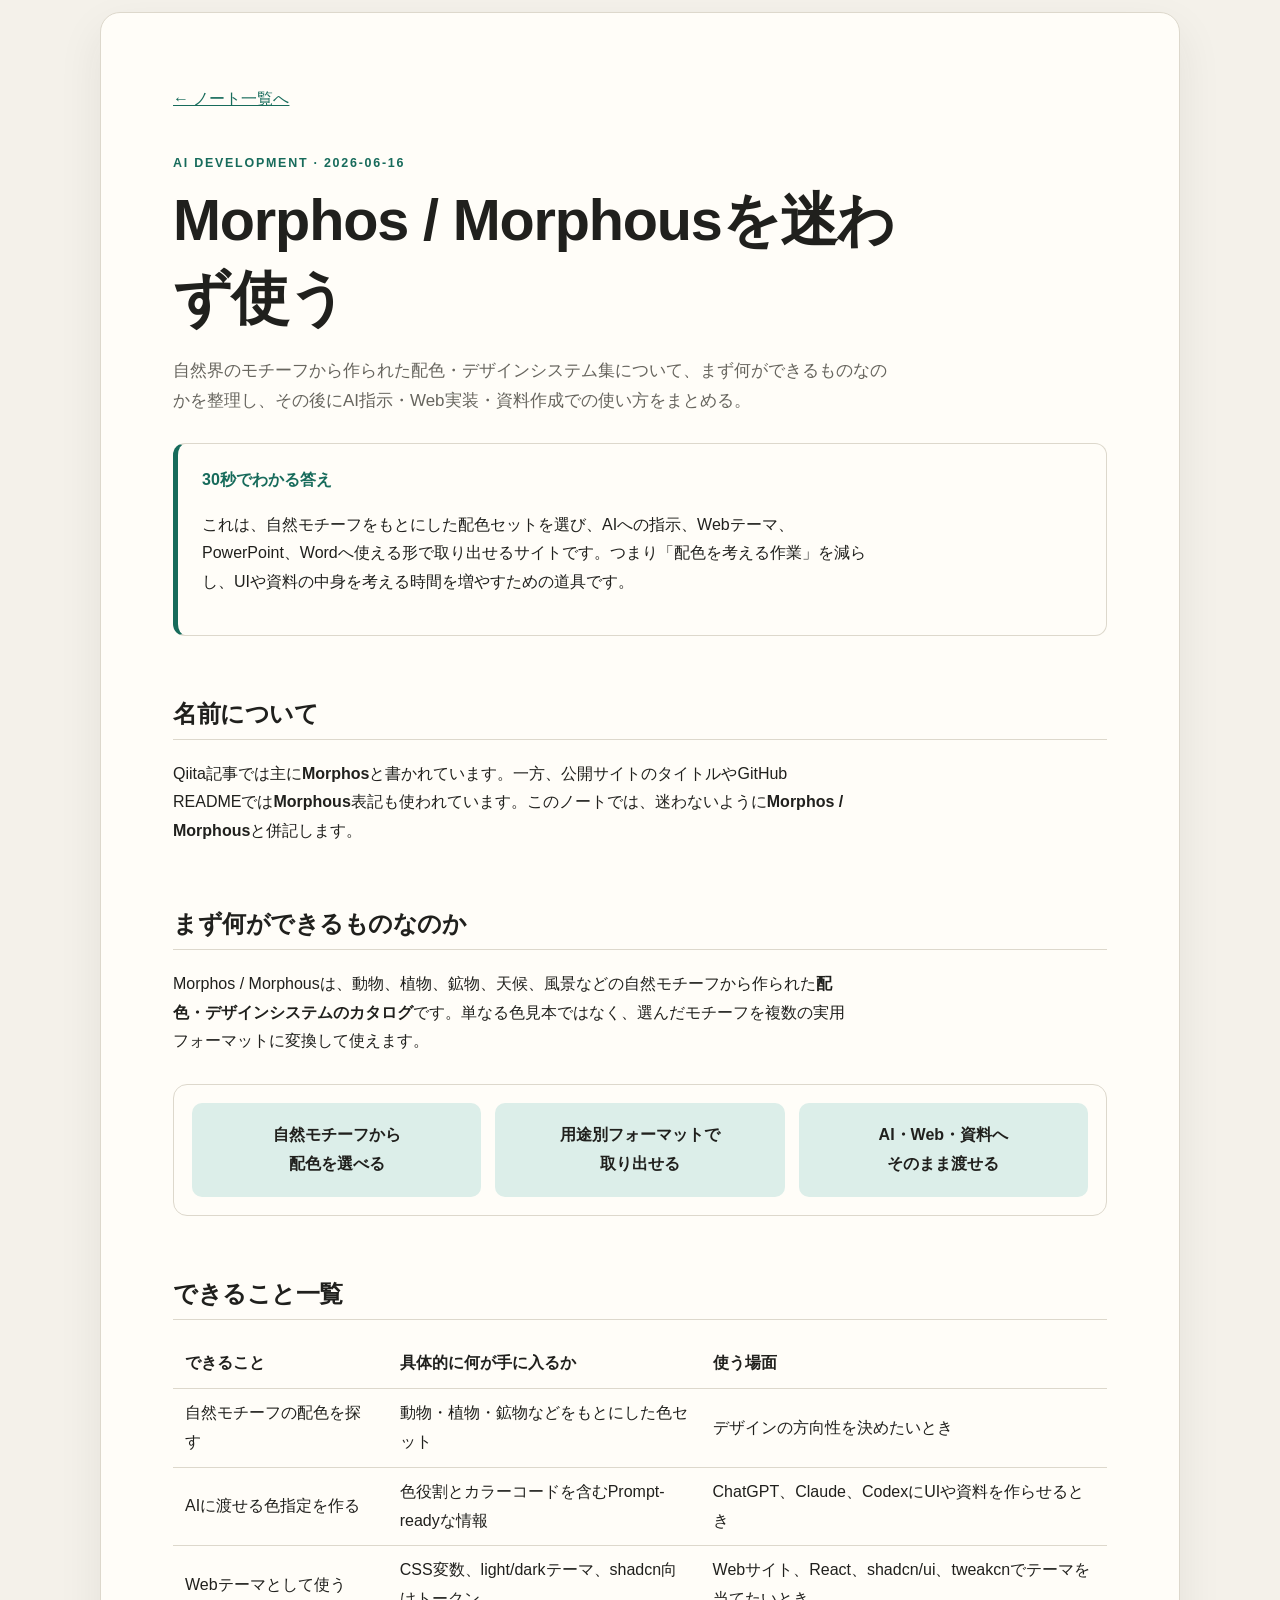
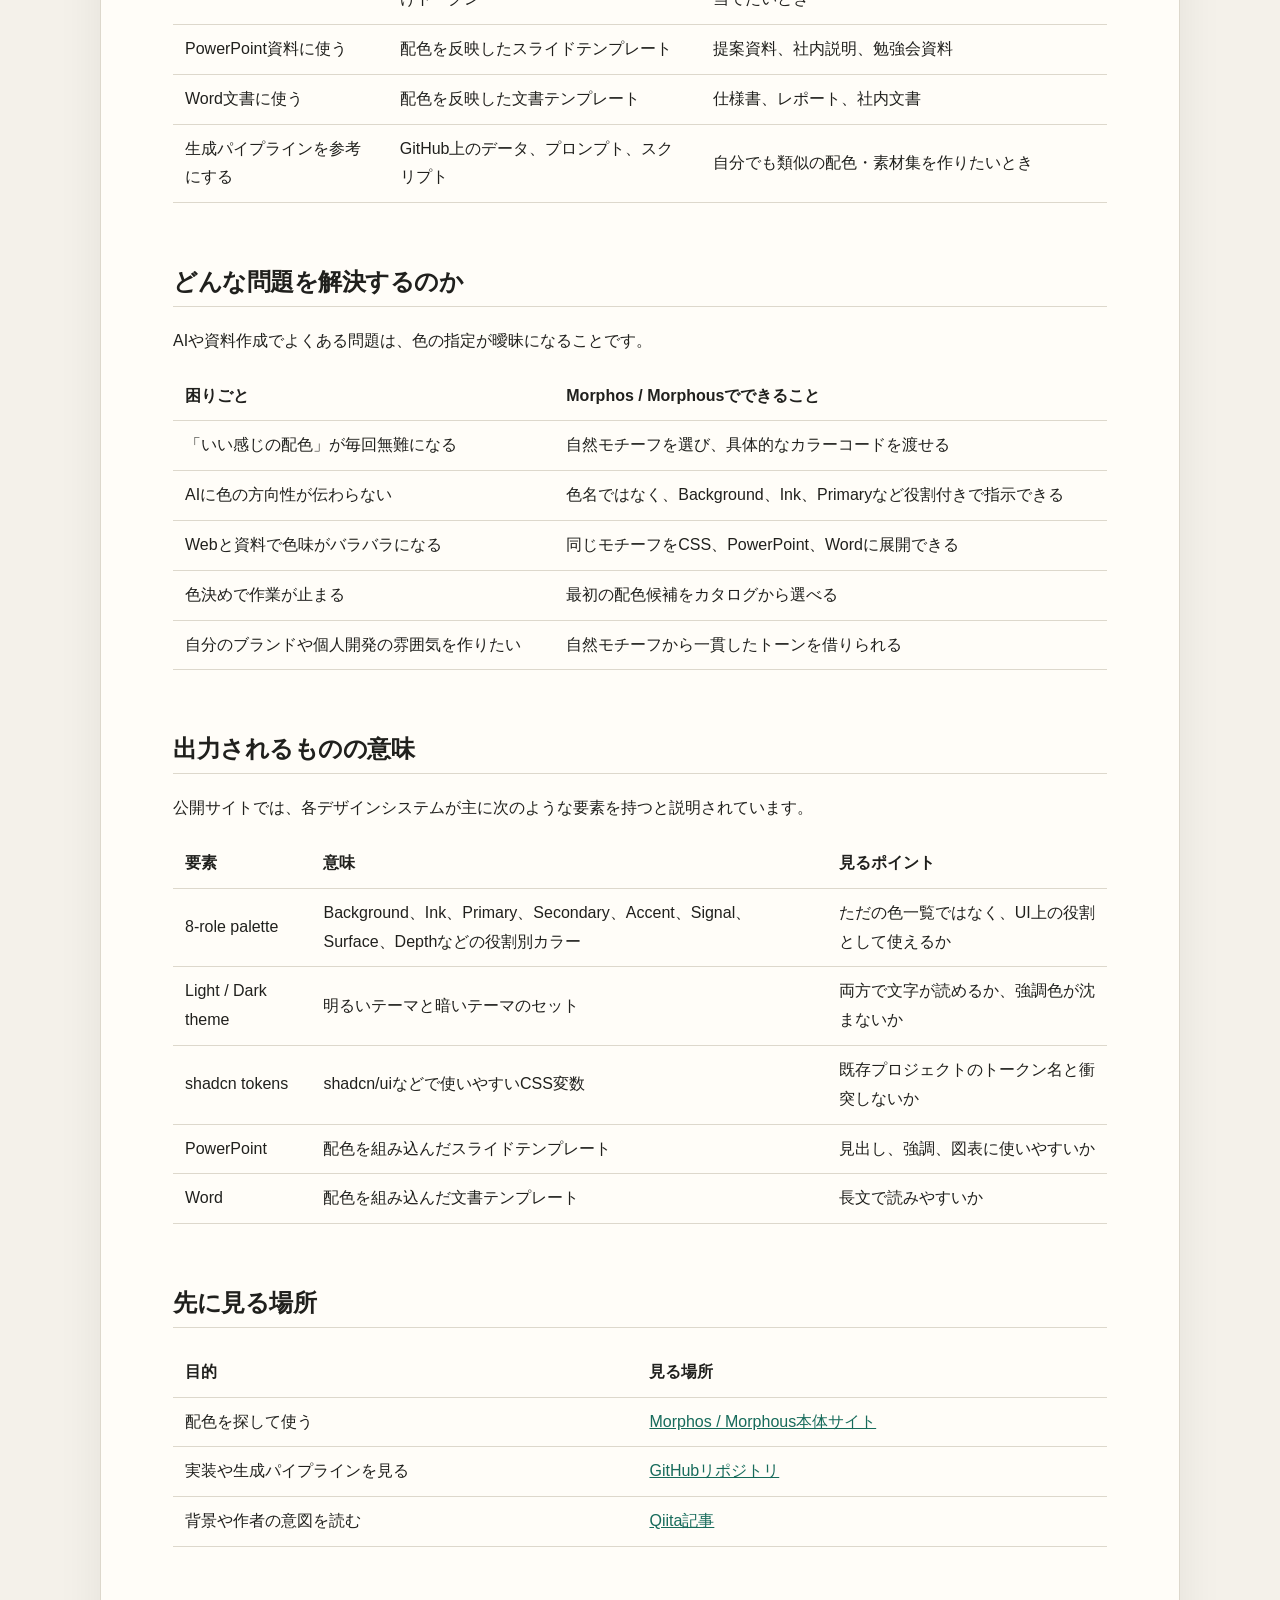
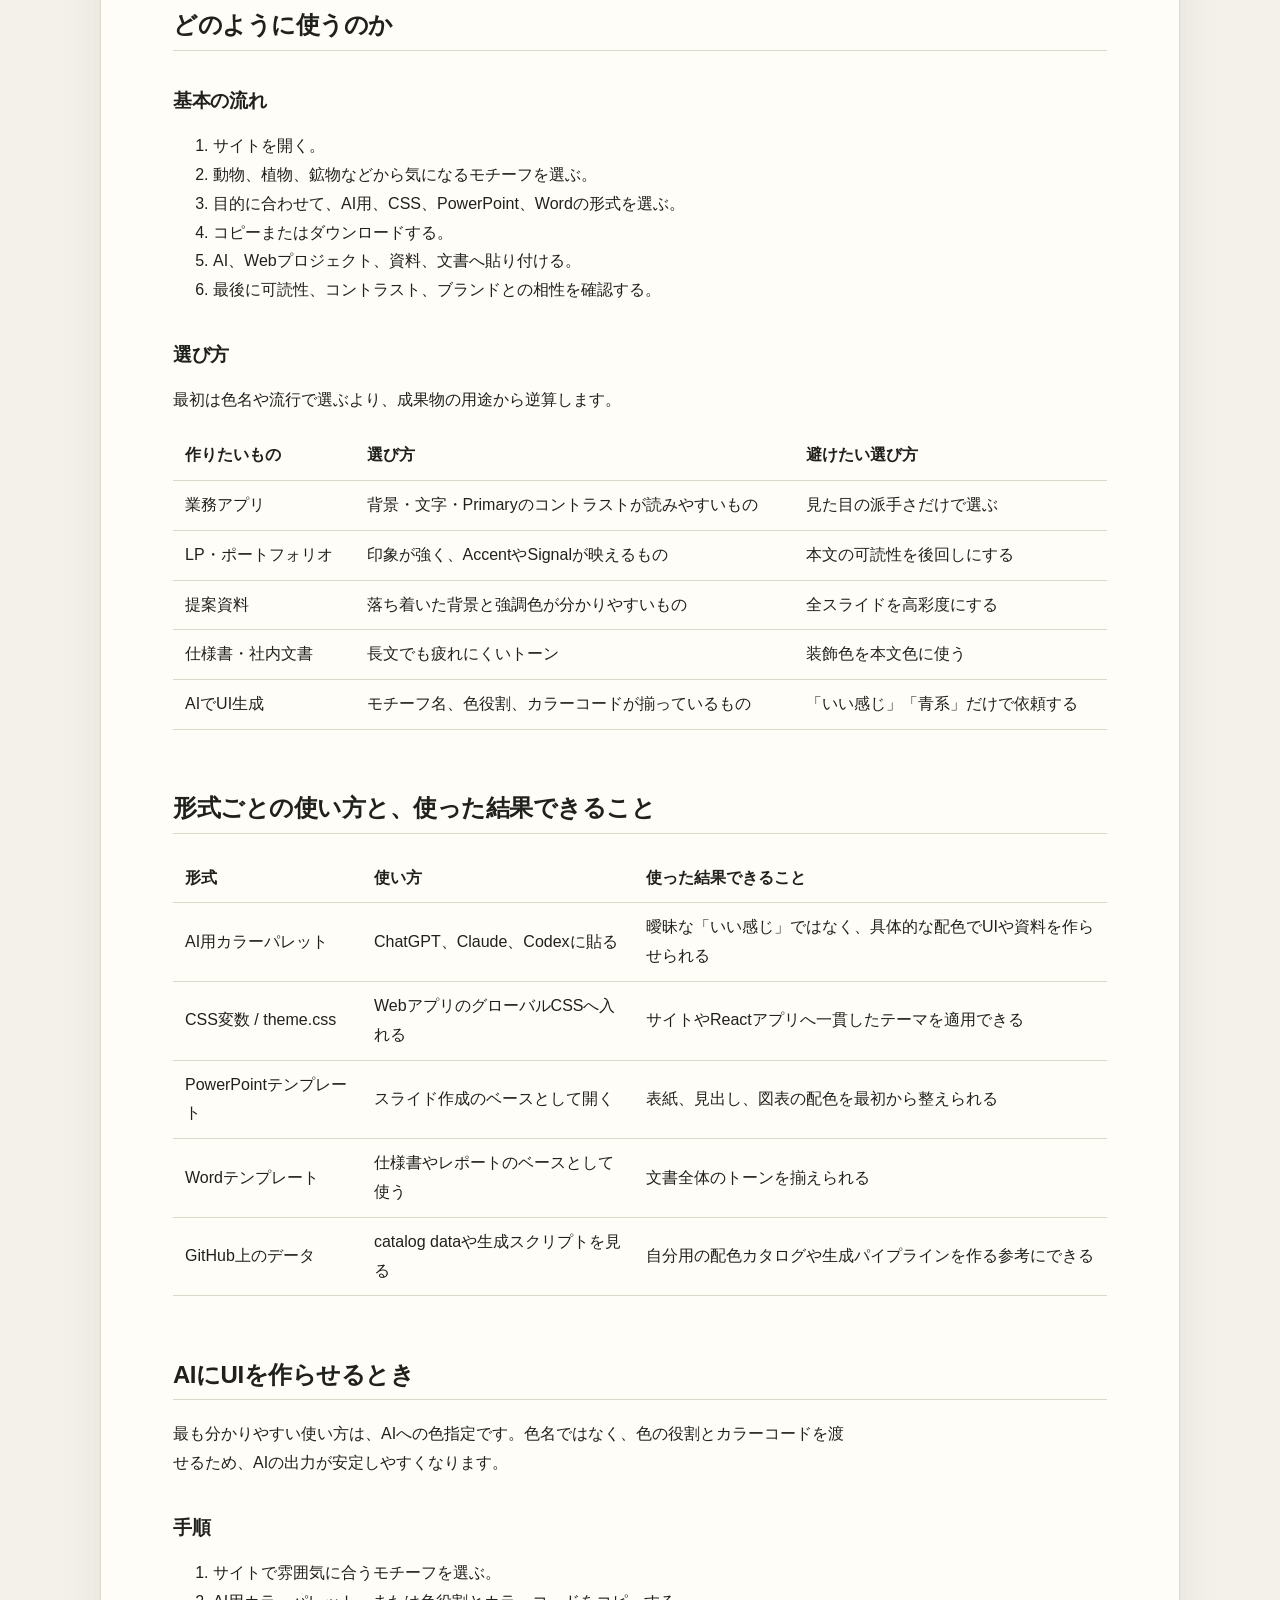
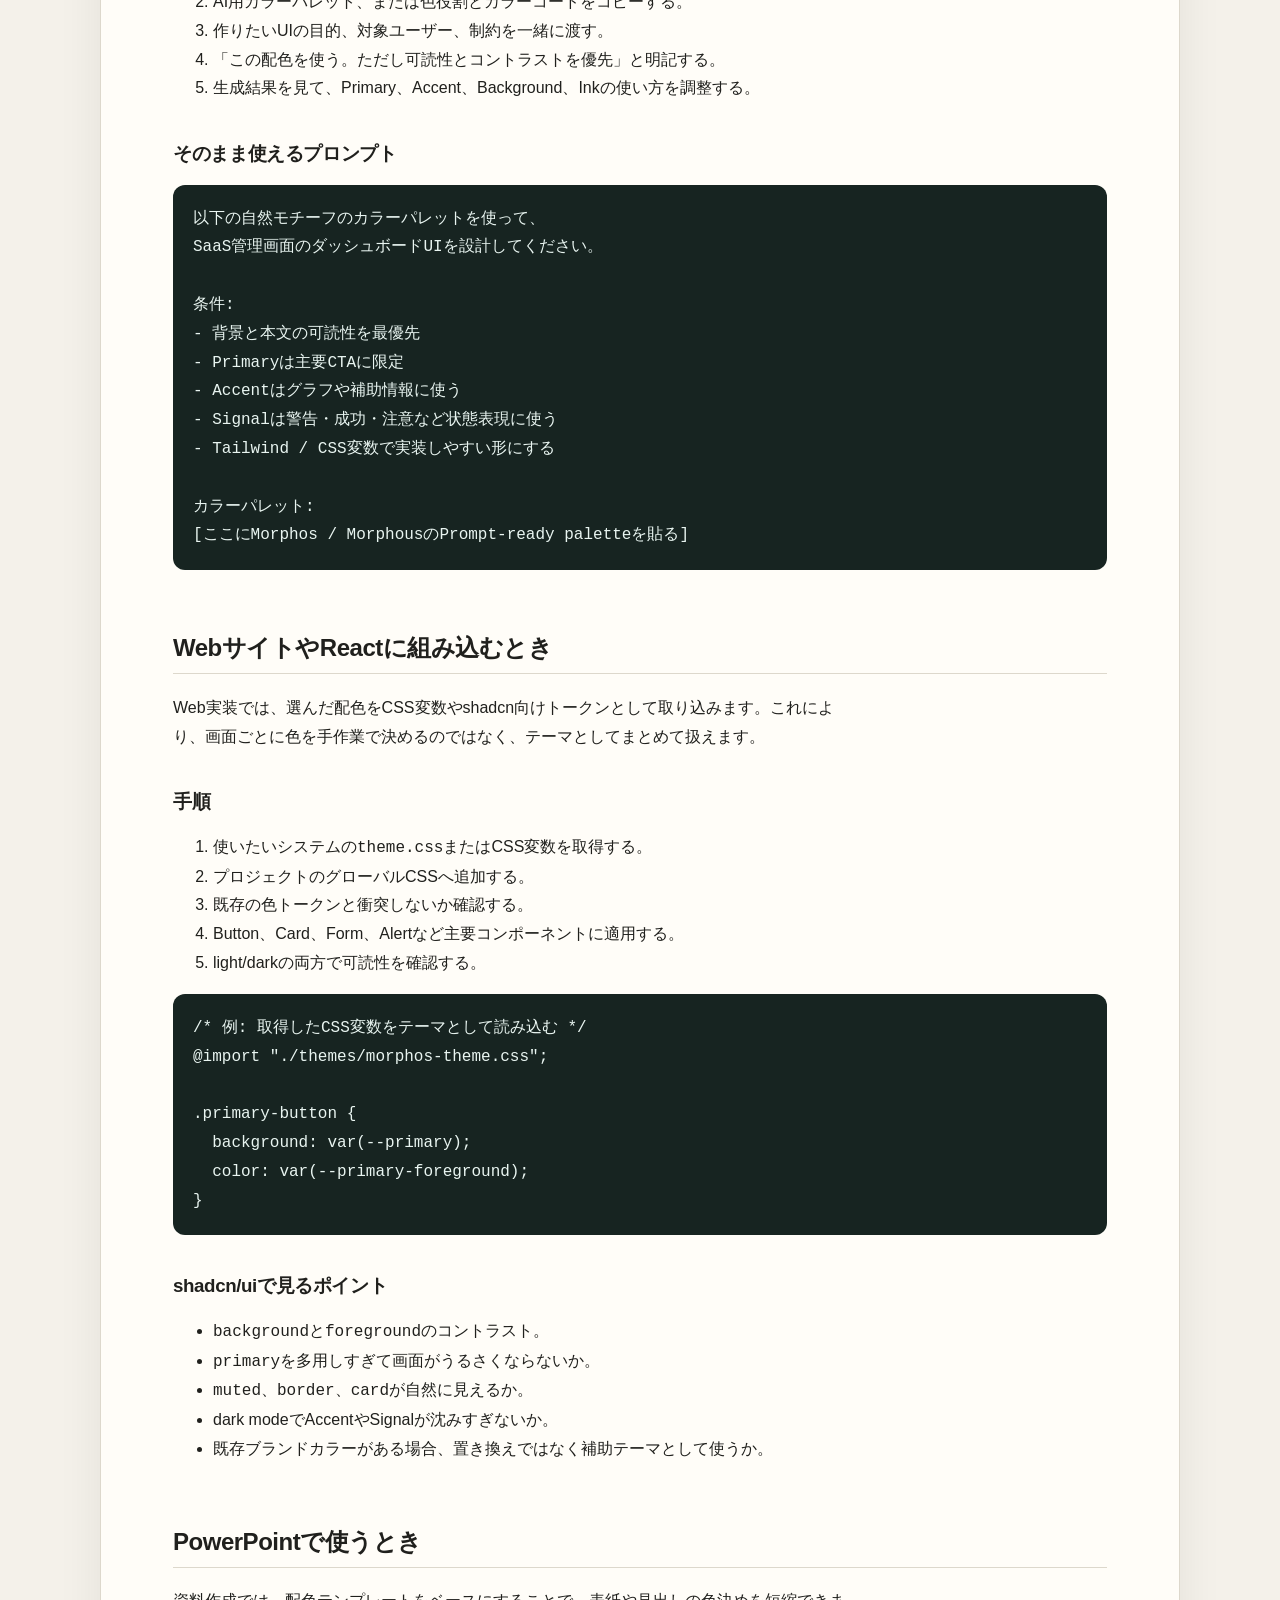
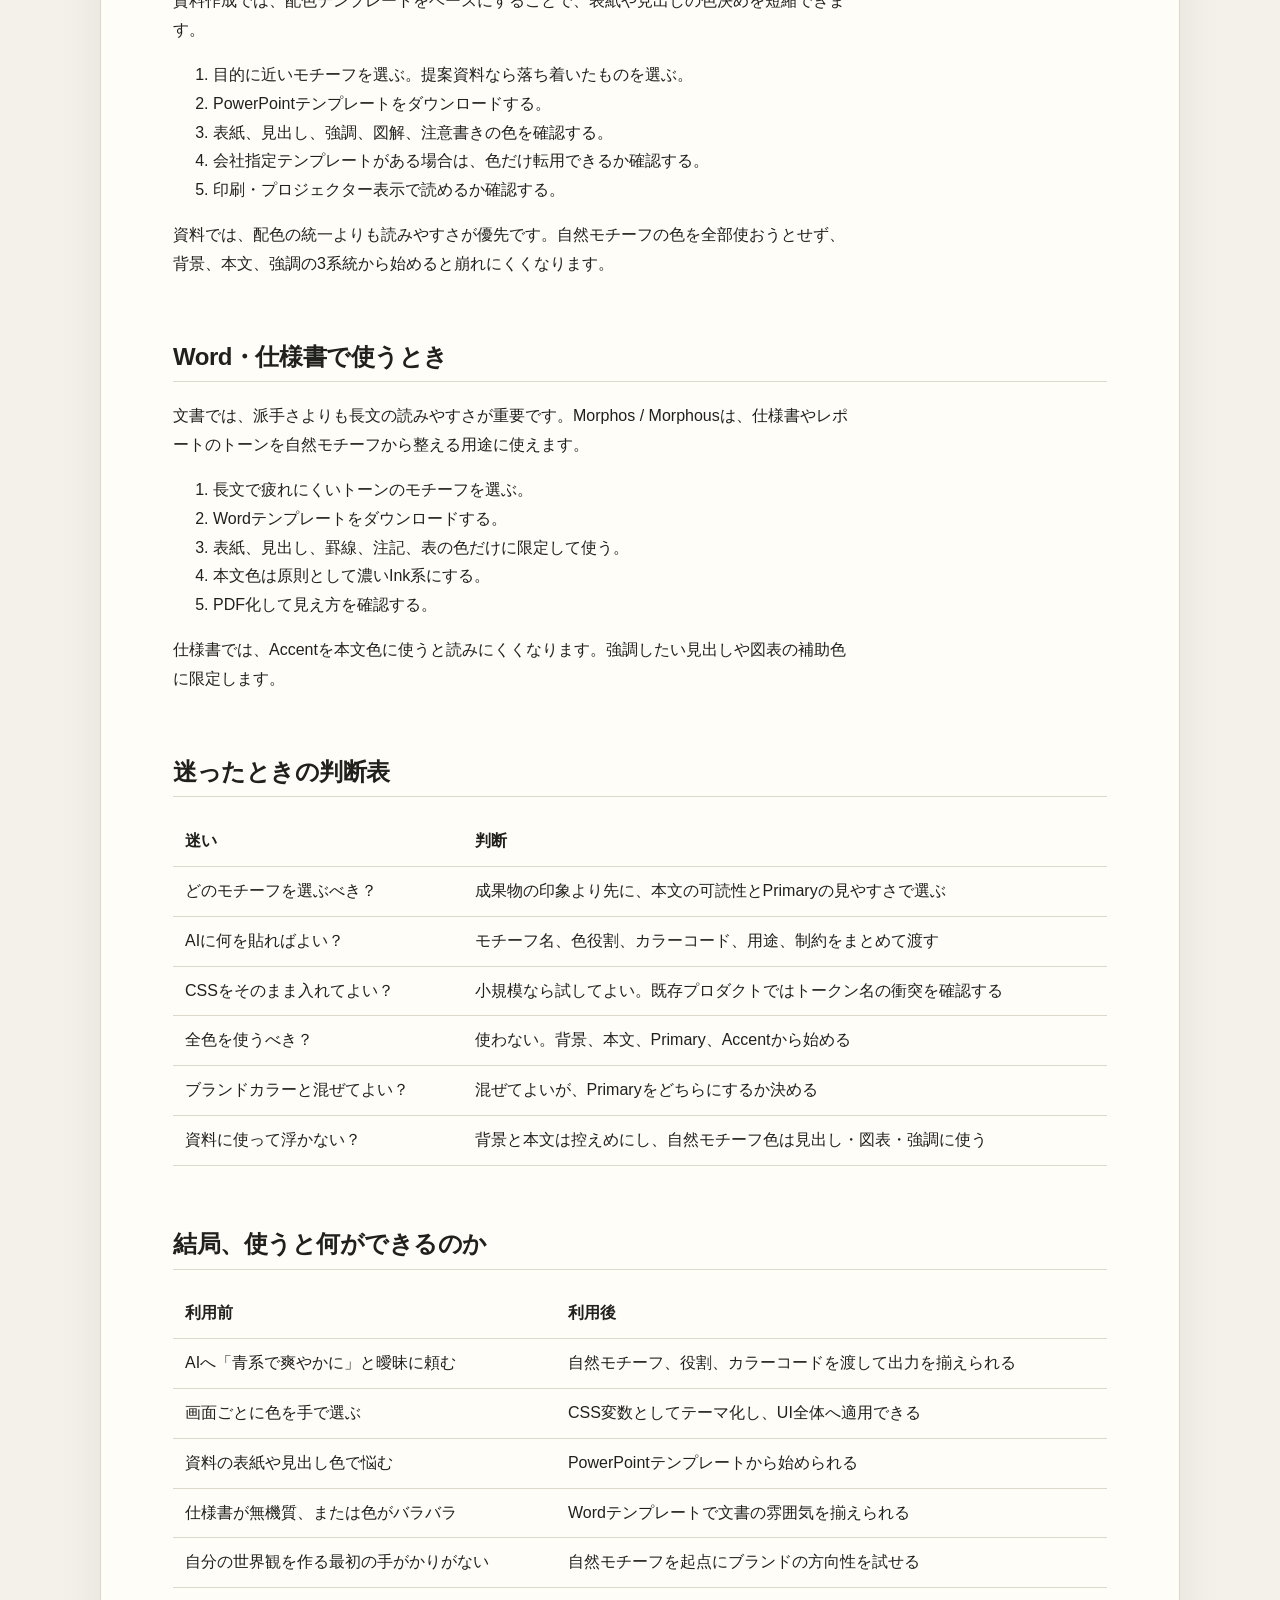
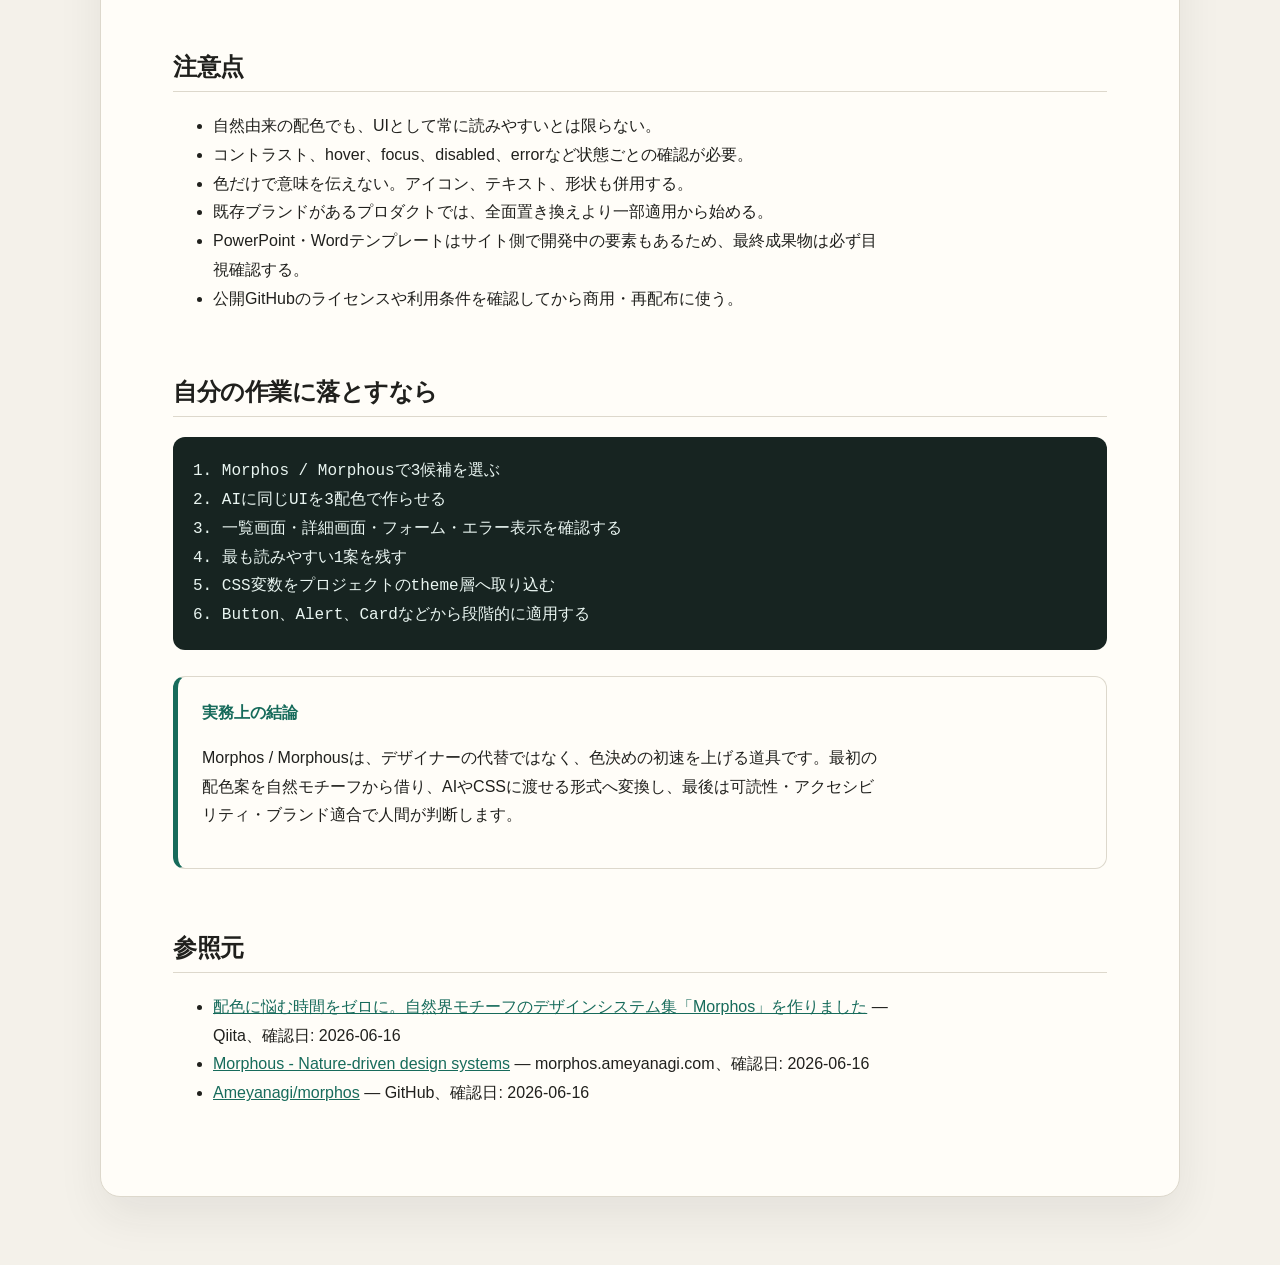
<file: notes/2026-06-16-morphos-usage-guide/index.html>
<!doctype html>
<html lang="ja">
<head>
  <meta charset="utf-8">
  <meta name="viewport" content="width=device-width, initial-scale=1">
  <meta name="description" content="自然モチーフの配色・デザインシステム集 Morphos / Morphous を実際に使うための手順、使い分け、注意点">
  <title>Morphos / Morphousを迷わず使う | Technical Notes</title>
  <link rel="stylesheet" href="../../styles/site.css">
</head>
<body>
  <main class="page-shell article">
    <nav><a href="../../">← ノート一覧へ</a></nav>
    <p class="eyebrow">AI Development · 2026-06-16</p>
    <h1>Morphos / Morphousを迷わず使う</h1>
    <p class="lead">自然界のモチーフから作られた配色・デザインシステム集について、まず何ができるものなのかを整理し、その後にAI指示・Web実装・資料作成での使い方をまとめる。</p>

    <div class="callout">
      <strong>30秒でわかる答え</strong>
      <p>これは、自然モチーフをもとにした配色セットを選び、AIへの指示、Webテーマ、PowerPoint、Wordへ使える形で取り出せるサイトです。つまり「配色を考える作業」を減らし、UIや資料の中身を考える時間を増やすための道具です。</p>
    </div>

    <h2>名前について</h2>
    <p>Qiita記事では主に<strong>Morphos</strong>と書かれています。一方、公開サイトのタイトルやGitHub READMEでは<strong>Morphous</strong>表記も使われています。このノートでは、迷わないように<strong>Morphos / Morphous</strong>と併記します。</p>

    <h2>まず何ができるものなのか</h2>
    <p>Morphos / Morphousは、動物、植物、鉱物、天候、風景などの自然モチーフから作られた<strong>配色・デザインシステムのカタログ</strong>です。単なる色見本ではなく、選んだモチーフを複数の実用フォーマットに変換して使えます。</p>

    <div class="diagram" aria-label="Morphosでできること">
      <div>自然モチーフから<br>配色を選べる</div>
      <div>用途別フォーマットで<br>取り出せる</div>
      <div>AI・Web・資料へ<br>そのまま渡せる</div>
    </div>

    <h2>できること一覧</h2>
    <table>
      <thead><tr><th>できること</th><th>具体的に何が手に入るか</th><th>使う場面</th></tr></thead>
      <tbody>
        <tr><td>自然モチーフの配色を探す</td><td>動物・植物・鉱物などをもとにした色セット</td><td>デザインの方向性を決めたいとき</td></tr>
        <tr><td>AIに渡せる色指定を作る</td><td>色役割とカラーコードを含むPrompt-readyな情報</td><td>ChatGPT、Claude、CodexにUIや資料を作らせるとき</td></tr>
        <tr><td>Webテーマとして使う</td><td>CSS変数、light/darkテーマ、shadcn向けトークン</td><td>Webサイト、React、shadcn/ui、tweakcnでテーマを当てたいとき</td></tr>
        <tr><td>PowerPoint資料に使う</td><td>配色を反映したスライドテンプレート</td><td>提案資料、社内説明、勉強会資料</td></tr>
        <tr><td>Word文書に使う</td><td>配色を反映した文書テンプレート</td><td>仕様書、レポート、社内文書</td></tr>
        <tr><td>生成パイプラインを参考にする</td><td>GitHub上のデータ、プロンプト、スクリプト</td><td>自分でも類似の配色・素材集を作りたいとき</td></tr>
      </tbody>
    </table>

    <h2>どんな問題を解決するのか</h2>
    <p>AIや資料作成でよくある問題は、色の指定が曖昧になることです。</p>

    <table>
      <thead><tr><th>困りごと</th><th>Morphos / Morphousでできること</th></tr></thead>
      <tbody>
        <tr><td>「いい感じの配色」が毎回無難になる</td><td>自然モチーフを選び、具体的なカラーコードを渡せる</td></tr>
        <tr><td>AIに色の方向性が伝わらない</td><td>色名ではなく、Background、Ink、Primaryなど役割付きで指示できる</td></tr>
        <tr><td>Webと資料で色味がバラバラになる</td><td>同じモチーフをCSS、PowerPoint、Wordに展開できる</td></tr>
        <tr><td>色決めで作業が止まる</td><td>最初の配色候補をカタログから選べる</td></tr>
        <tr><td>自分のブランドや個人開発の雰囲気を作りたい</td><td>自然モチーフから一貫したトーンを借りられる</td></tr>
      </tbody>
    </table>

    <h2>出力されるものの意味</h2>
    <p>公開サイトでは、各デザインシステムが主に次のような要素を持つと説明されています。</p>

    <table>
      <thead><tr><th>要素</th><th>意味</th><th>見るポイント</th></tr></thead>
      <tbody>
        <tr><td>8-role palette</td><td>Background、Ink、Primary、Secondary、Accent、Signal、Surface、Depthなどの役割別カラー</td><td>ただの色一覧ではなく、UI上の役割として使えるか</td></tr>
        <tr><td>Light / Dark theme</td><td>明るいテーマと暗いテーマのセット</td><td>両方で文字が読めるか、強調色が沈まないか</td></tr>
        <tr><td>shadcn tokens</td><td>shadcn/uiなどで使いやすいCSS変数</td><td>既存プロジェクトのトークン名と衝突しないか</td></tr>
        <tr><td>PowerPoint</td><td>配色を組み込んだスライドテンプレート</td><td>見出し、強調、図表に使いやすいか</td></tr>
        <tr><td>Word</td><td>配色を組み込んだ文書テンプレート</td><td>長文で読みやすいか</td></tr>
      </tbody>
    </table>

    <h2>先に見る場所</h2>
    <table>
      <thead><tr><th>目的</th><th>見る場所</th></tr></thead>
      <tbody>
        <tr><td>配色を探して使う</td><td><a href="https://morphos.ameyanagi.com/">Morphos / Morphous本体サイト</a></td></tr>
        <tr><td>実装や生成パイプラインを見る</td><td><a href="https://github.com/Ameyanagi/morphos">GitHubリポジトリ</a></td></tr>
        <tr><td>背景や作者の意図を読む</td><td><a href="https://qiita.com/Ameyanagi/items/fd31a46683bba8bf55b7">Qiita記事</a></td></tr>
      </tbody>
    </table>

    <h2>どのように使うのか</h2>
    <h3>基本の流れ</h3>
    <ol>
      <li>サイトを開く。</li>
      <li>動物、植物、鉱物などから気になるモチーフを選ぶ。</li>
      <li>目的に合わせて、AI用、CSS、PowerPoint、Wordの形式を選ぶ。</li>
      <li>コピーまたはダウンロードする。</li>
      <li>AI、Webプロジェクト、資料、文書へ貼り付ける。</li>
      <li>最後に可読性、コントラスト、ブランドとの相性を確認する。</li>
    </ol>

    <h3>選び方</h3>
    <p>最初は色名や流行で選ぶより、成果物の用途から逆算します。</p>

    <table>
      <thead><tr><th>作りたいもの</th><th>選び方</th><th>避けたい選び方</th></tr></thead>
      <tbody>
        <tr><td>業務アプリ</td><td>背景・文字・Primaryのコントラストが読みやすいもの</td><td>見た目の派手さだけで選ぶ</td></tr>
        <tr><td>LP・ポートフォリオ</td><td>印象が強く、AccentやSignalが映えるもの</td><td>本文の可読性を後回しにする</td></tr>
        <tr><td>提案資料</td><td>落ち着いた背景と強調色が分かりやすいもの</td><td>全スライドを高彩度にする</td></tr>
        <tr><td>仕様書・社内文書</td><td>長文でも疲れにくいトーン</td><td>装飾色を本文色に使う</td></tr>
        <tr><td>AIでUI生成</td><td>モチーフ名、色役割、カラーコードが揃っているもの</td><td>「いい感じ」「青系」だけで依頼する</td></tr>
      </tbody>
    </table>

    <h2>形式ごとの使い方と、使った結果できること</h2>
    <table>
      <thead><tr><th>形式</th><th>使い方</th><th>使った結果できること</th></tr></thead>
      <tbody>
        <tr><td>AI用カラーパレット</td><td>ChatGPT、Claude、Codexに貼る</td><td>曖昧な「いい感じ」ではなく、具体的な配色でUIや資料を作らせられる</td></tr>
        <tr><td>CSS変数 / theme.css</td><td>WebアプリのグローバルCSSへ入れる</td><td>サイトやReactアプリへ一貫したテーマを適用できる</td></tr>
        <tr><td>PowerPointテンプレート</td><td>スライド作成のベースとして開く</td><td>表紙、見出し、図表の配色を最初から整えられる</td></tr>
        <tr><td>Wordテンプレート</td><td>仕様書やレポートのベースとして使う</td><td>文書全体のトーンを揃えられる</td></tr>
        <tr><td>GitHub上のデータ</td><td>catalog dataや生成スクリプトを見る</td><td>自分用の配色カタログや生成パイプラインを作る参考にできる</td></tr>
      </tbody>
    </table>

    <h2>AIにUIを作らせるとき</h2>
    <p>最も分かりやすい使い方は、AIへの色指定です。色名ではなく、色の役割とカラーコードを渡せるため、AIの出力が安定しやすくなります。</p>

    <h3>手順</h3>
    <ol>
      <li>サイトで雰囲気に合うモチーフを選ぶ。</li>
      <li>AI用カラーパレット、または色役割とカラーコードをコピーする。</li>
      <li>作りたいUIの目的、対象ユーザー、制約を一緒に渡す。</li>
      <li>「この配色を使う。ただし可読性とコントラストを優先」と明記する。</li>
      <li>生成結果を見て、Primary、Accent、Background、Inkの使い方を調整する。</li>
    </ol>

    <h3>そのまま使えるプロンプト</h3>
    <pre><code>以下の自然モチーフのカラーパレットを使って、
SaaS管理画面のダッシュボードUIを設計してください。

条件:
- 背景と本文の可読性を最優先
- Primaryは主要CTAに限定
- Accentはグラフや補助情報に使う
- Signalは警告・成功・注意など状態表現に使う
- Tailwind / CSS変数で実装しやすい形にする

カラーパレット:
[ここにMorphos / MorphousのPrompt-ready paletteを貼る]</code></pre>

    <h2>WebサイトやReactに組み込むとき</h2>
    <p>Web実装では、選んだ配色をCSS変数やshadcn向けトークンとして取り込みます。これにより、画面ごとに色を手作業で決めるのではなく、テーマとしてまとめて扱えます。</p>

    <h3>手順</h3>
    <ol>
      <li>使いたいシステムの<code>theme.css</code>またはCSS変数を取得する。</li>
      <li>プロジェクトのグローバルCSSへ追加する。</li>
      <li>既存の色トークンと衝突しないか確認する。</li>
      <li>Button、Card、Form、Alertなど主要コンポーネントに適用する。</li>
      <li>light/darkの両方で可読性を確認する。</li>
    </ol>

    <pre><code>/* 例: 取得したCSS変数をテーマとして読み込む */
@import "./themes/morphos-theme.css";

.primary-button {
  background: var(--primary);
  color: var(--primary-foreground);
}</code></pre>

    <h3>shadcn/uiで見るポイント</h3>
    <ul>
      <li><code>background</code>と<code>foreground</code>のコントラスト。</li>
      <li><code>primary</code>を多用しすぎて画面がうるさくならないか。</li>
      <li><code>muted</code>、<code>border</code>、<code>card</code>が自然に見えるか。</li>
      <li>dark modeでAccentやSignalが沈みすぎないか。</li>
      <li>既存ブランドカラーがある場合、置き換えではなく補助テーマとして使うか。</li>
    </ul>

    <h2>PowerPointで使うとき</h2>
    <p>資料作成では、配色テンプレートをベースにすることで、表紙や見出しの色決めを短縮できます。</p>

    <ol>
      <li>目的に近いモチーフを選ぶ。提案資料なら落ち着いたものを選ぶ。</li>
      <li>PowerPointテンプレートをダウンロードする。</li>
      <li>表紙、見出し、強調、図解、注意書きの色を確認する。</li>
      <li>会社指定テンプレートがある場合は、色だけ転用できるか確認する。</li>
      <li>印刷・プロジェクター表示で読めるか確認する。</li>
    </ol>

    <p>資料では、配色の統一よりも読みやすさが優先です。自然モチーフの色を全部使おうとせず、背景、本文、強調の3系統から始めると崩れにくくなります。</p>

    <h2>Word・仕様書で使うとき</h2>
    <p>文書では、派手さよりも長文の読みやすさが重要です。Morphos / Morphousは、仕様書やレポートのトーンを自然モチーフから整える用途に使えます。</p>

    <ol>
      <li>長文で疲れにくいトーンのモチーフを選ぶ。</li>
      <li>Wordテンプレートをダウンロードする。</li>
      <li>表紙、見出し、罫線、注記、表の色だけに限定して使う。</li>
      <li>本文色は原則として濃いInk系にする。</li>
      <li>PDF化して見え方を確認する。</li>
    </ol>

    <p>仕様書では、Accentを本文色に使うと読みにくくなります。強調したい見出しや図表の補助色に限定します。</p>

    <h2>迷ったときの判断表</h2>
    <table>
      <thead><tr><th>迷い</th><th>判断</th></tr></thead>
      <tbody>
        <tr><td>どのモチーフを選ぶべき？</td><td>成果物の印象より先に、本文の可読性とPrimaryの見やすさで選ぶ</td></tr>
        <tr><td>AIに何を貼ればよい？</td><td>モチーフ名、色役割、カラーコード、用途、制約をまとめて渡す</td></tr>
        <tr><td>CSSをそのまま入れてよい？</td><td>小規模なら試してよい。既存プロダクトではトークン名の衝突を確認する</td></tr>
        <tr><td>全色を使うべき？</td><td>使わない。背景、本文、Primary、Accentから始める</td></tr>
        <tr><td>ブランドカラーと混ぜてよい？</td><td>混ぜてよいが、Primaryをどちらにするか決める</td></tr>
        <tr><td>資料に使って浮かない？</td><td>背景と本文は控えめにし、自然モチーフ色は見出し・図表・強調に使う</td></tr>
      </tbody>
    </table>

    <h2>結局、使うと何ができるのか</h2>
    <table>
      <thead><tr><th>利用前</th><th>利用後</th></tr></thead>
      <tbody>
        <tr><td>AIへ「青系で爽やかに」と曖昧に頼む</td><td>自然モチーフ、役割、カラーコードを渡して出力を揃えられる</td></tr>
        <tr><td>画面ごとに色を手で選ぶ</td><td>CSS変数としてテーマ化し、UI全体へ適用できる</td></tr>
        <tr><td>資料の表紙や見出し色で悩む</td><td>PowerPointテンプレートから始められる</td></tr>
        <tr><td>仕様書が無機質、または色がバラバラ</td><td>Wordテンプレートで文書の雰囲気を揃えられる</td></tr>
        <tr><td>自分の世界観を作る最初の手がかりがない</td><td>自然モチーフを起点にブランドの方向性を試せる</td></tr>
      </tbody>
    </table>

    <h2>注意点</h2>
    <ul>
      <li>自然由来の配色でも、UIとして常に読みやすいとは限らない。</li>
      <li>コントラスト、hover、focus、disabled、errorなど状態ごとの確認が必要。</li>
      <li>色だけで意味を伝えない。アイコン、テキスト、形状も併用する。</li>
      <li>既存ブランドがあるプロダクトでは、全面置き換えより一部適用から始める。</li>
      <li>PowerPoint・Wordテンプレートはサイト側で開発中の要素もあるため、最終成果物は必ず目視確認する。</li>
      <li>公開GitHubのライセンスや利用条件を確認してから商用・再配布に使う。</li>
    </ul>

    <h2>自分の作業に落とすなら</h2>
    <pre><code>1. Morphos / Morphousで3候補を選ぶ
2. AIに同じUIを3配色で作らせる
3. 一覧画面・詳細画面・フォーム・エラー表示を確認する
4. 最も読みやすい1案を残す
5. CSS変数をプロジェクトのtheme層へ取り込む
6. Button、Alert、Cardなどから段階的に適用する</code></pre>

    <div class="callout">
      <strong>実務上の結論</strong>
      <p>Morphos / Morphousは、デザイナーの代替ではなく、色決めの初速を上げる道具です。最初の配色案を自然モチーフから借り、AIやCSSに渡せる形式へ変換し、最後は可読性・アクセシビリティ・ブランド適合で人間が判断します。</p>
    </div>

    <h2>参照元</h2>
    <ul>
      <li><a href="https://qiita.com/Ameyanagi/items/fd31a46683bba8bf55b7">配色に悩む時間をゼロに。自然界モチーフのデザインシステム集「Morphos」を作りました</a> — Qiita、確認日: 2026-06-16</li>
      <li><a href="https://morphos.ameyanagi.com/">Morphous - Nature-driven design systems</a> — morphos.ameyanagi.com、確認日: 2026-06-16</li>
      <li><a href="https://github.com/Ameyanagi/morphos">Ameyanagi/morphos</a> — GitHub、確認日: 2026-06-16</li>
    </ul>
  </main>
</body>
</html>
</file>
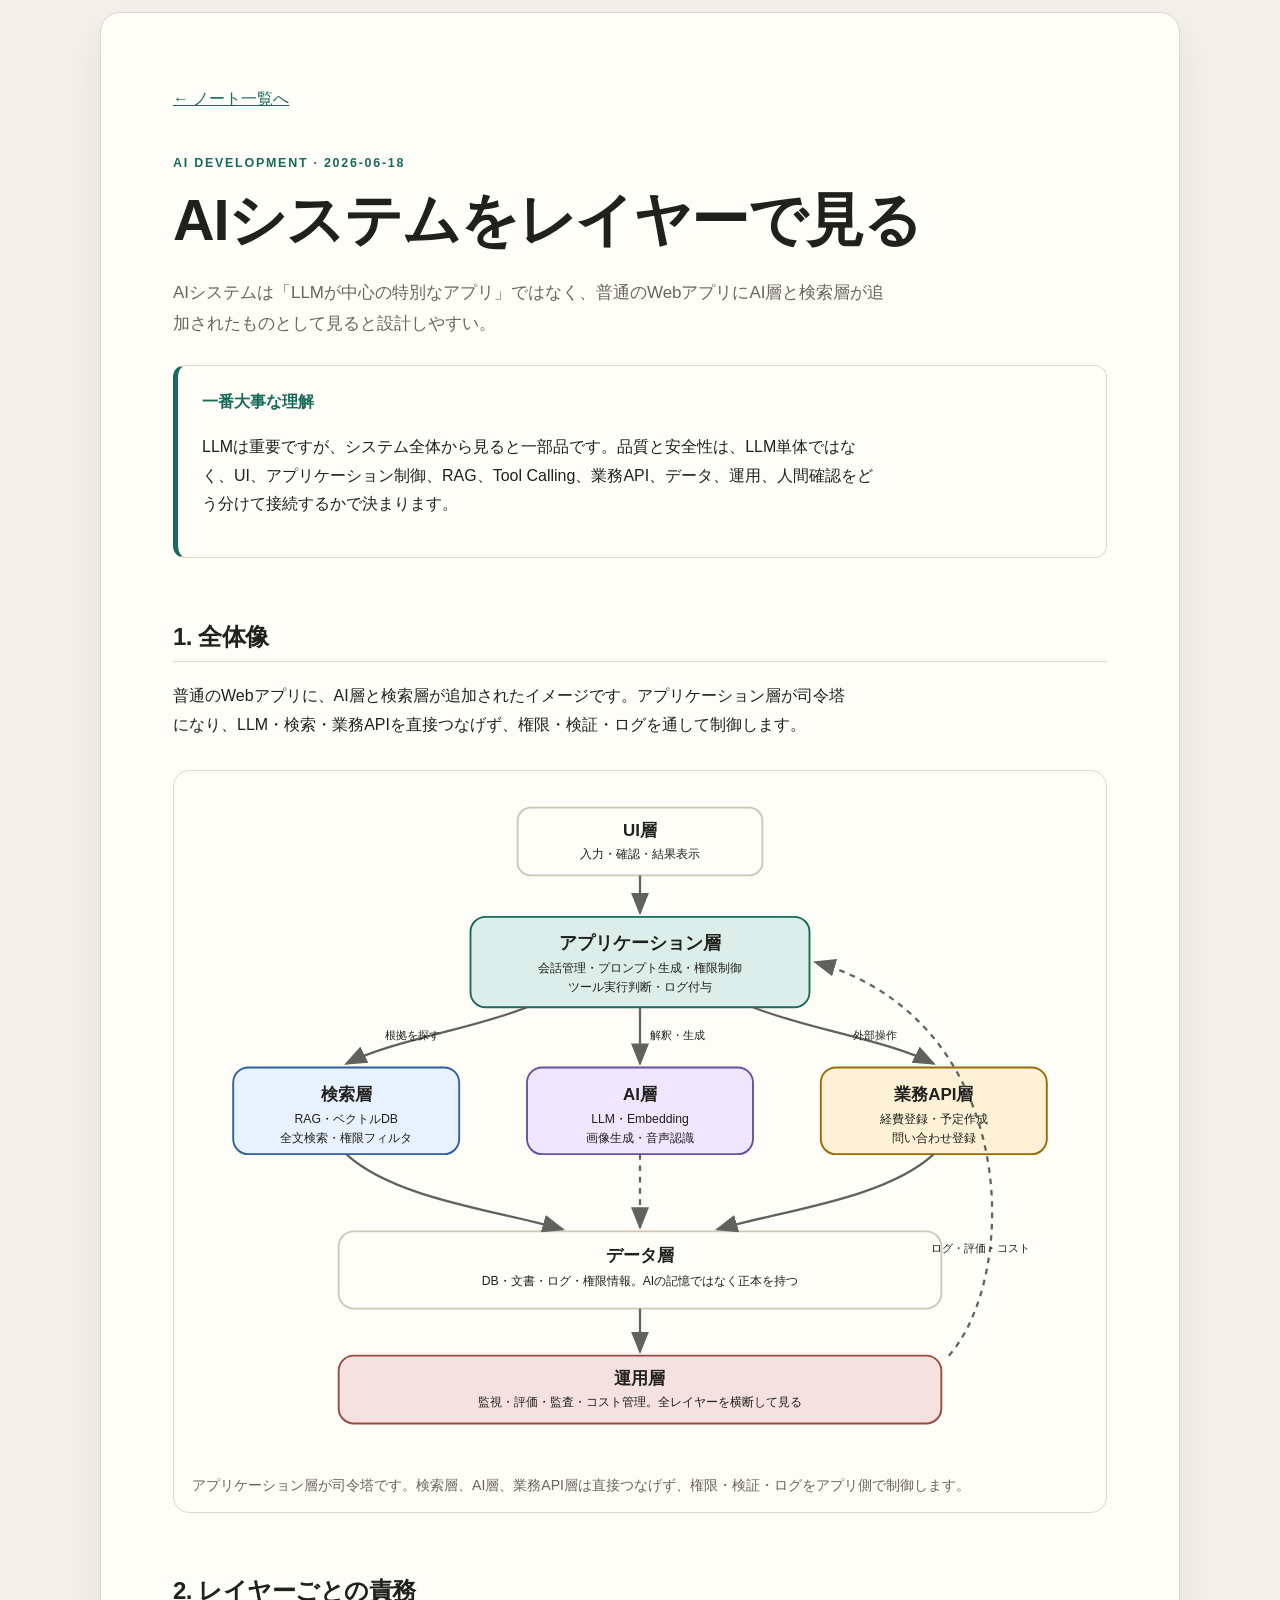
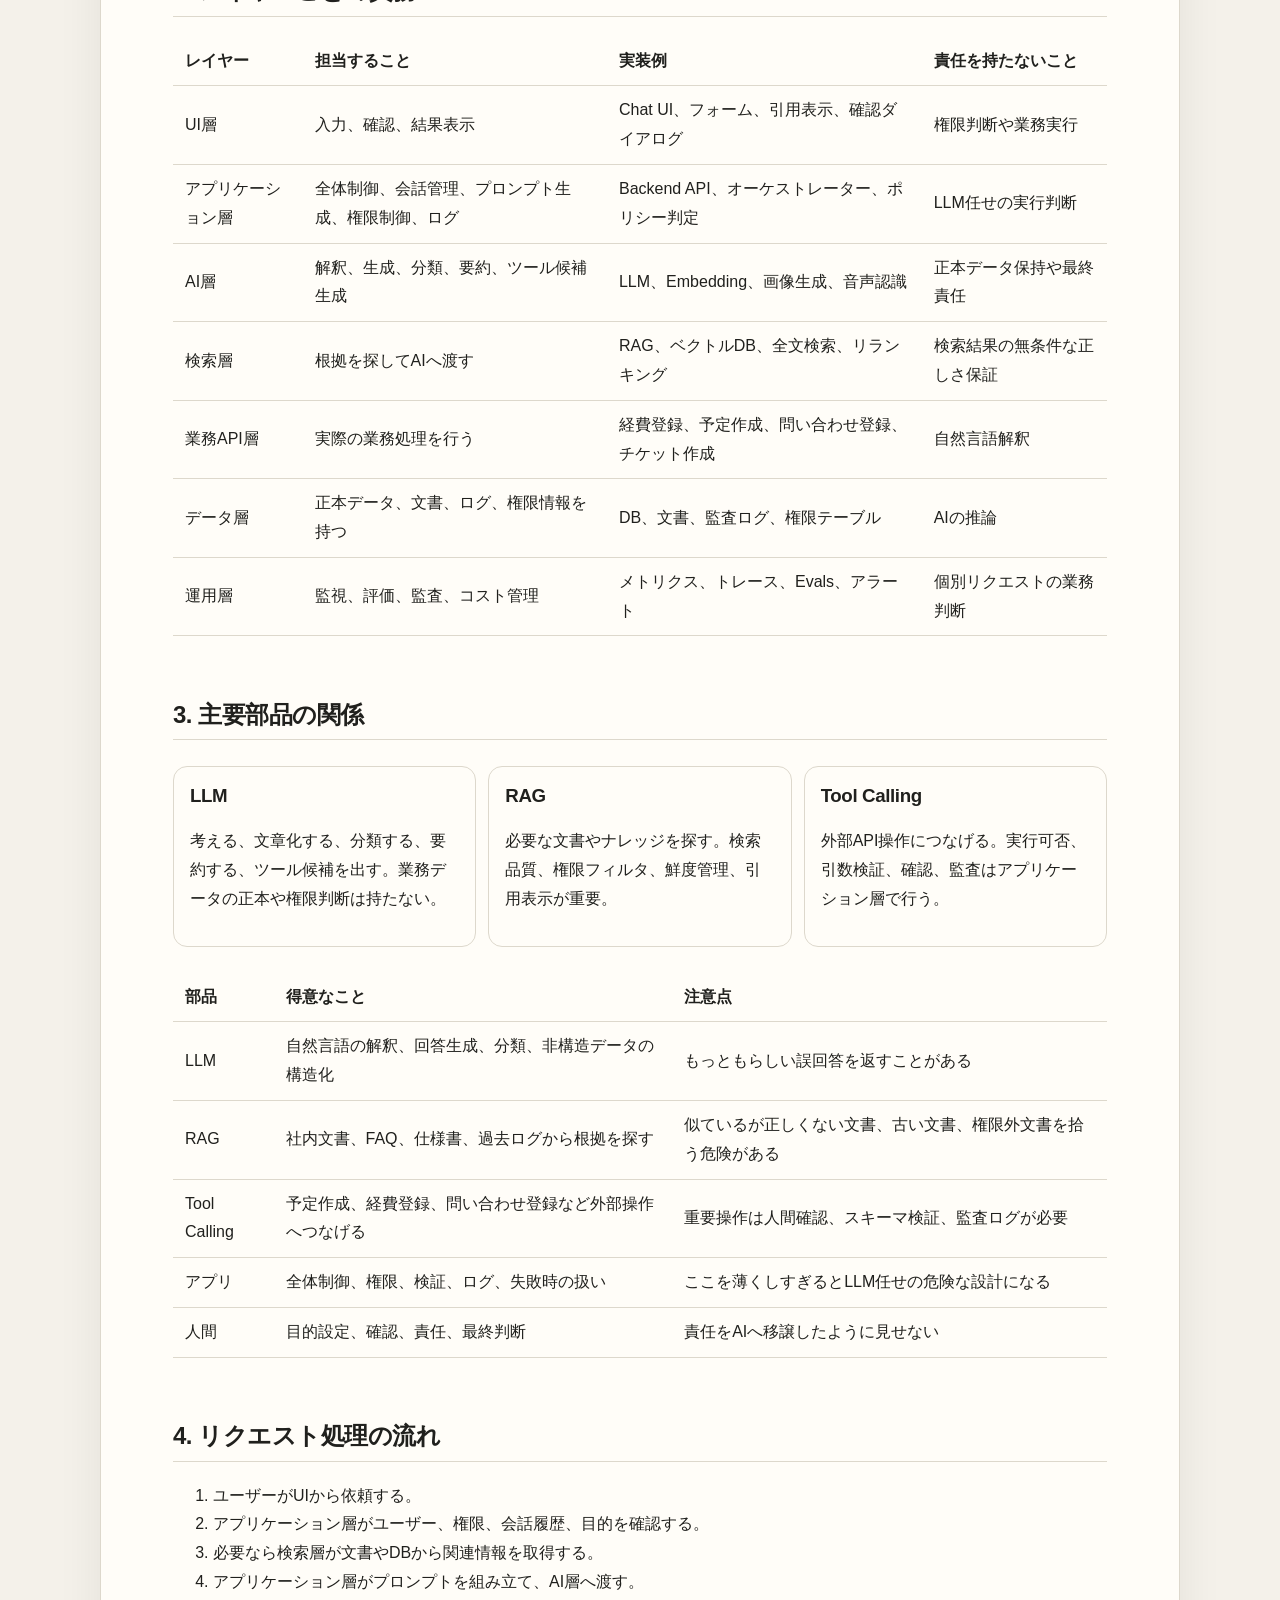
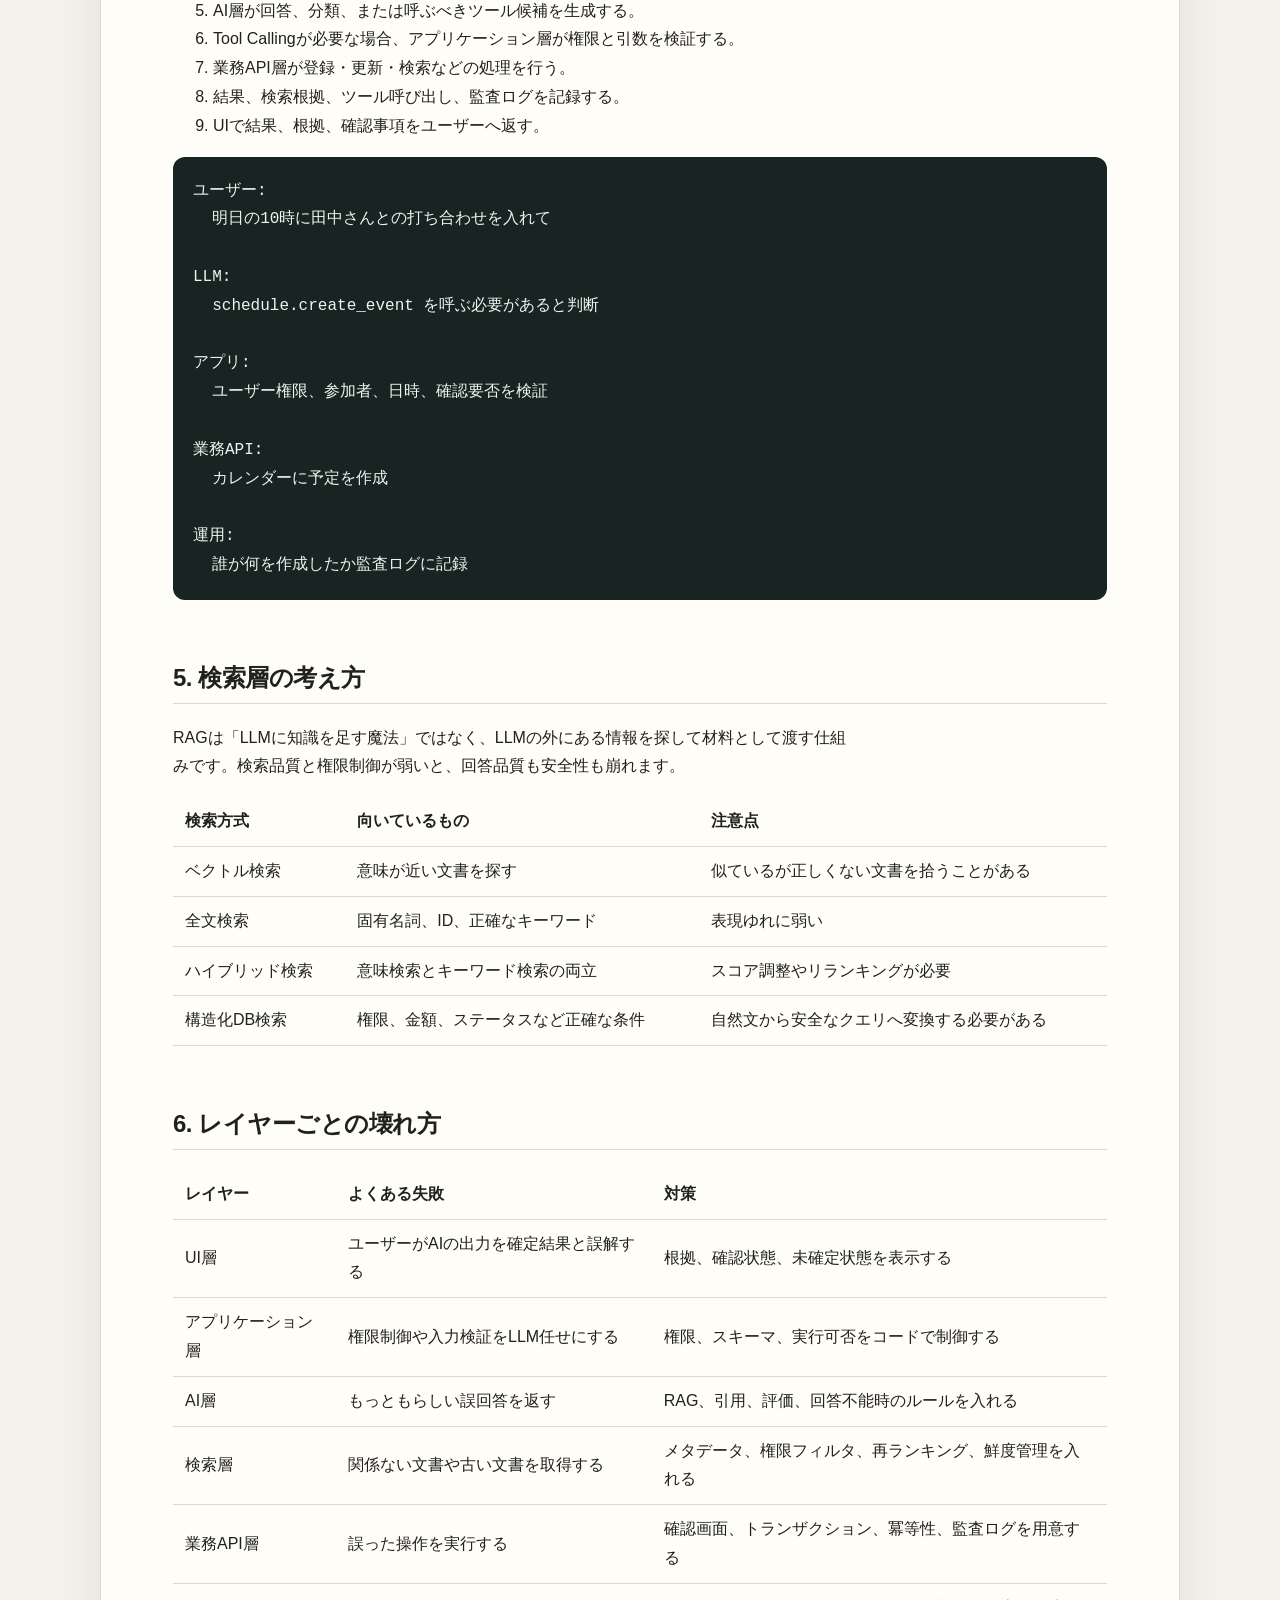
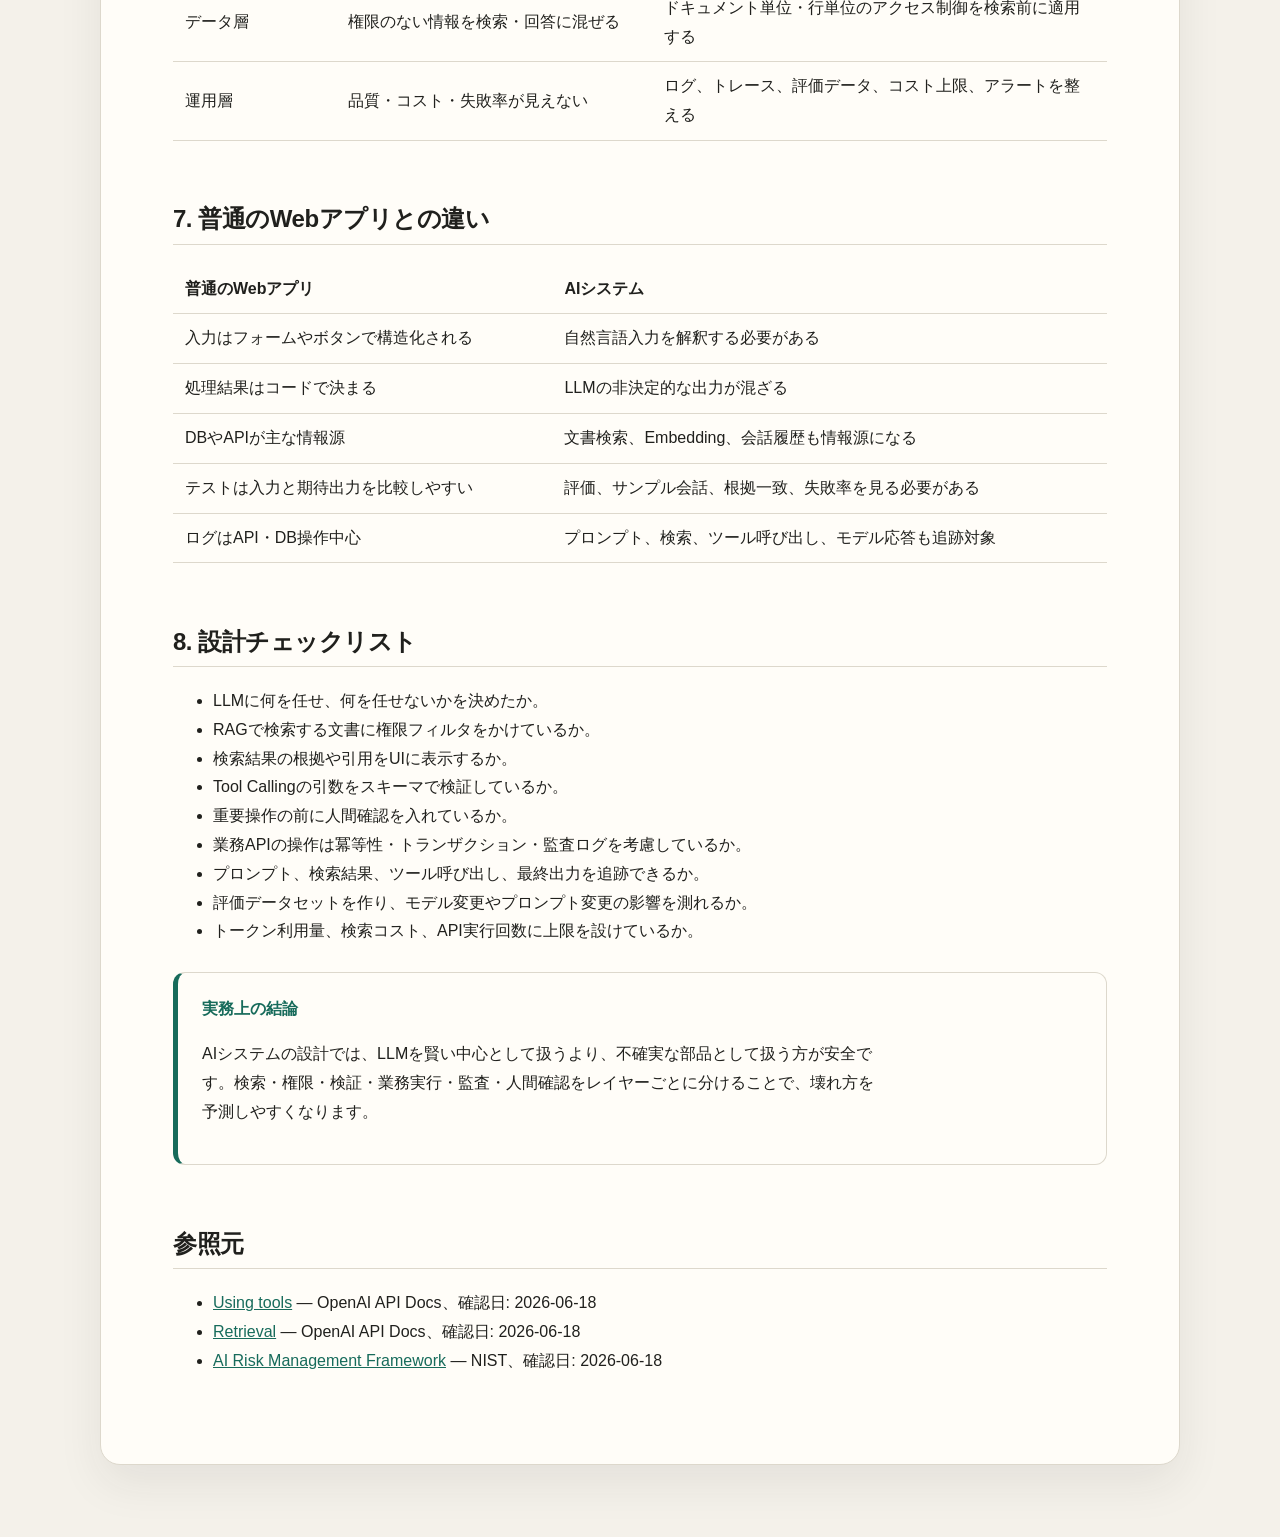
<file: notes/2026-06-18-ai-system-layer-architecture/index.html>
<!doctype html>
<html lang="ja">
<head>
  <meta charset="utf-8">
  <meta name="viewport" content="width=device-width, initial-scale=1">
  <meta name="description" content="AIシステムをUI、アプリケーション、AI、検索、業務API、データ、運用のレイヤーで理解するエンジニア向けノート">
  <title>AIシステムをレイヤーで見る | Technical Notes</title>
  <link rel="stylesheet" href="../../styles/site.css">
</head>
<body>
  <main class="page-shell article">
    <nav><a href="../../">← ノート一覧へ</a></nav>
    <p class="eyebrow">AI Development · 2026-06-18</p>
    <h1>AIシステムをレイヤーで見る</h1>
    <p class="lead">AIシステムは「LLMが中心の特別なアプリ」ではなく、普通のWebアプリにAI層と検索層が追加されたものとして見ると設計しやすい。</p>

    <div class="callout">
      <strong>一番大事な理解</strong>
      <p>LLMは重要ですが、システム全体から見ると一部品です。品質と安全性は、LLM単体ではなく、UI、アプリケーション制御、RAG、Tool Calling、業務API、データ、運用、人間確認をどう分けて接続するかで決まります。</p>
    </div>

    <h2>1. 全体像</h2>
    <p>普通のWebアプリに、AI層と検索層が追加されたイメージです。アプリケーション層が司令塔になり、LLM・検索・業務APIを直接つなげず、権限・検証・ログを通して制御します。</p>

    <figure class="architecture-figure" aria-label="AIシステムのレイヤー関係を示す図">
      <svg viewBox="0 0 960 720" role="img" aria-labelledby="ai-layer-diagram-title ai-layer-diagram-desc">
        <title id="ai-layer-diagram-title">AIシステムのレイヤー関係図</title>
        <desc id="ai-layer-diagram-desc">UI層からアプリケーション層へ入力が渡り、アプリケーション層が検索層、AI層、業務API層を制御し、データ層と運用層が横断的に関わる構造。</desc>
        <defs>
          <marker id="arrowhead" markerWidth="10" markerHeight="8" refX="9" refY="4" orient="auto">
            <polygon points="0 0, 10 4, 0 8" fill="#5f625d"></polygon>
          </marker>
        </defs>

        <rect x="350" y="24" width="260" height="72" rx="14" class="node"></rect>
        <text x="480" y="54" text-anchor="middle" font-size="18" font-weight="700">UI層</text>
        <text x="480" y="78" text-anchor="middle" font-size="13">入力・確認・結果表示</text>

        <rect x="300" y="140" width="360" height="96" rx="16" class="node control"></rect>
        <text x="480" y="174" text-anchor="middle" font-size="19" font-weight="800">アプリケーション層</text>
        <text x="480" y="199" text-anchor="middle" font-size="13">会話管理・プロンプト生成・権限制御</text>
        <text x="480" y="219" text-anchor="middle" font-size="13">ツール実行判断・ログ付与</text>

        <rect x="48" y="300" width="240" height="92" rx="16" class="node search"></rect>
        <text x="168" y="334" text-anchor="middle" font-size="18" font-weight="800">検索層</text>
        <text x="168" y="359" text-anchor="middle" font-size="13">RAG・ベクトルDB</text>
        <text x="168" y="379" text-anchor="middle" font-size="13">全文検索・権限フィルタ</text>

        <rect x="360" y="300" width="240" height="92" rx="16" class="node ai"></rect>
        <text x="480" y="334" text-anchor="middle" font-size="18" font-weight="800">AI層</text>
        <text x="480" y="359" text-anchor="middle" font-size="13">LLM・Embedding</text>
        <text x="480" y="379" text-anchor="middle" font-size="13">画像生成・音声認識</text>

        <rect x="672" y="300" width="240" height="92" rx="16" class="node api"></rect>
        <text x="792" y="334" text-anchor="middle" font-size="18" font-weight="800">業務API層</text>
        <text x="792" y="359" text-anchor="middle" font-size="13">経費登録・予定作成</text>
        <text x="792" y="379" text-anchor="middle" font-size="13">問い合わせ登録</text>

        <rect x="160" y="474" width="640" height="82" rx="16" class="node"></rect>
        <text x="480" y="506" text-anchor="middle" font-size="18" font-weight="800">データ層</text>
        <text x="480" y="531" text-anchor="middle" font-size="13">DB・文書・ログ・権限情報。AIの記憶ではなく正本を持つ</text>

        <rect x="160" y="606" width="640" height="72" rx="16" class="node ops"></rect>
        <text x="480" y="636" text-anchor="middle" font-size="18" font-weight="800">運用層</text>
        <text x="480" y="660" text-anchor="middle" font-size="13">監視・評価・監査・コスト管理。全レイヤーを横断して見る</text>

        <path d="M480 96 L480 136" class="arrow"></path>
        <path d="M360 236 C300 260 220 270 168 296" class="arrow"></path>
        <path d="M480 236 L480 296" class="arrow"></path>
        <path d="M600 236 C660 260 740 270 792 296" class="arrow"></path>
        <path d="M168 392 C220 440 330 452 398 472" class="arrow"></path>
        <path d="M480 392 L480 470" class="arrow dashed"></path>
        <path d="M792 392 C740 440 630 452 562 472" class="arrow"></path>
        <path d="M480 556 L480 602" class="arrow"></path>
        <path d="M808 606 C884 520 884 250 666 188" class="arrow dashed"></path>

        <text x="238" y="270" text-anchor="middle" font-size="12">根拠を探す</text>
        <text x="520" y="270" text-anchor="middle" font-size="12">解釈・生成</text>
        <text x="730" y="270" text-anchor="middle" font-size="12">外部操作</text>
        <text x="842" y="496" text-anchor="middle" font-size="12">ログ・評価・コスト</text>
      </svg>
      <figcaption class="figure-caption">アプリケーション層が司令塔です。検索層、AI層、業務API層は直接つなげず、権限・検証・ログをアプリ側で制御します。</figcaption>
    </figure>

    <h2>2. レイヤーごとの責務</h2>
    <table>
      <thead><tr><th>レイヤー</th><th>担当すること</th><th>実装例</th><th>責任を持たないこと</th></tr></thead>
      <tbody>
        <tr><td>UI層</td><td>入力、確認、結果表示</td><td>Chat UI、フォーム、引用表示、確認ダイアログ</td><td>権限判断や業務実行</td></tr>
        <tr><td>アプリケーション層</td><td>全体制御、会話管理、プロンプト生成、権限制御、ログ</td><td>Backend API、オーケストレーター、ポリシー判定</td><td>LLM任せの実行判断</td></tr>
        <tr><td>AI層</td><td>解釈、生成、分類、要約、ツール候補生成</td><td>LLM、Embedding、画像生成、音声認識</td><td>正本データ保持や最終責任</td></tr>
        <tr><td>検索層</td><td>根拠を探してAIへ渡す</td><td>RAG、ベクトルDB、全文検索、リランキング</td><td>検索結果の無条件な正しさ保証</td></tr>
        <tr><td>業務API層</td><td>実際の業務処理を行う</td><td>経費登録、予定作成、問い合わせ登録、チケット作成</td><td>自然言語解釈</td></tr>
        <tr><td>データ層</td><td>正本データ、文書、ログ、権限情報を持つ</td><td>DB、文書、監査ログ、権限テーブル</td><td>AIの推論</td></tr>
        <tr><td>運用層</td><td>監視、評価、監査、コスト管理</td><td>メトリクス、トレース、Evals、アラート</td><td>個別リクエストの業務判断</td></tr>
      </tbody>
    </table>

    <h2>3. 主要部品の関係</h2>
    <div class="responsibility-grid">
      <div class="responsibility-card">
        <h3>LLM</h3>
        <p>考える、文章化する、分類する、要約する、ツール候補を出す。業務データの正本や権限判断は持たない。</p>
      </div>
      <div class="responsibility-card">
        <h3>RAG</h3>
        <p>必要な文書やナレッジを探す。検索品質、権限フィルタ、鮮度管理、引用表示が重要。</p>
      </div>
      <div class="responsibility-card">
        <h3>Tool Calling</h3>
        <p>外部API操作につなげる。実行可否、引数検証、確認、監査はアプリケーション層で行う。</p>
      </div>
    </div>

    <table>
      <thead><tr><th>部品</th><th>得意なこと</th><th>注意点</th></tr></thead>
      <tbody>
        <tr><td>LLM</td><td>自然言語の解釈、回答生成、分類、非構造データの構造化</td><td>もっともらしい誤回答を返すことがある</td></tr>
        <tr><td>RAG</td><td>社内文書、FAQ、仕様書、過去ログから根拠を探す</td><td>似ているが正しくない文書、古い文書、権限外文書を拾う危険がある</td></tr>
        <tr><td>Tool Calling</td><td>予定作成、経費登録、問い合わせ登録など外部操作へつなげる</td><td>重要操作は人間確認、スキーマ検証、監査ログが必要</td></tr>
        <tr><td>アプリ</td><td>全体制御、権限、検証、ログ、失敗時の扱い</td><td>ここを薄くしすぎるとLLM任せの危険な設計になる</td></tr>
        <tr><td>人間</td><td>目的設定、確認、責任、最終判断</td><td>責任をAIへ移譲したように見せない</td></tr>
      </tbody>
    </table>

    <h2>4. リクエスト処理の流れ</h2>
    <ol>
      <li>ユーザーがUIから依頼する。</li>
      <li>アプリケーション層がユーザー、権限、会話履歴、目的を確認する。</li>
      <li>必要なら検索層が文書やDBから関連情報を取得する。</li>
      <li>アプリケーション層がプロンプトを組み立て、AI層へ渡す。</li>
      <li>AI層が回答、分類、または呼ぶべきツール候補を生成する。</li>
      <li>Tool Callingが必要な場合、アプリケーション層が権限と引数を検証する。</li>
      <li>業務API層が登録・更新・検索などの処理を行う。</li>
      <li>結果、検索根拠、ツール呼び出し、監査ログを記録する。</li>
      <li>UIで結果、根拠、確認事項をユーザーへ返す。</li>
    </ol>

    <pre><code>ユーザー:
  明日の10時に田中さんとの打ち合わせを入れて

LLM:
  schedule.create_event を呼ぶ必要があると判断

アプリ:
  ユーザー権限、参加者、日時、確認要否を検証

業務API:
  カレンダーに予定を作成

運用:
  誰が何を作成したか監査ログに記録</code></pre>

    <h2>5. 検索層の考え方</h2>
    <p>RAGは「LLMに知識を足す魔法」ではなく、LLMの外にある情報を探して材料として渡す仕組みです。検索品質と権限制御が弱いと、回答品質も安全性も崩れます。</p>

    <table>
      <thead><tr><th>検索方式</th><th>向いているもの</th><th>注意点</th></tr></thead>
      <tbody>
        <tr><td>ベクトル検索</td><td>意味が近い文書を探す</td><td>似ているが正しくない文書を拾うことがある</td></tr>
        <tr><td>全文検索</td><td>固有名詞、ID、正確なキーワード</td><td>表現ゆれに弱い</td></tr>
        <tr><td>ハイブリッド検索</td><td>意味検索とキーワード検索の両立</td><td>スコア調整やリランキングが必要</td></tr>
        <tr><td>構造化DB検索</td><td>権限、金額、ステータスなど正確な条件</td><td>自然文から安全なクエリへ変換する必要がある</td></tr>
      </tbody>
    </table>

    <h2>6. レイヤーごとの壊れ方</h2>
    <table>
      <thead><tr><th>レイヤー</th><th>よくある失敗</th><th>対策</th></tr></thead>
      <tbody>
        <tr><td>UI層</td><td>ユーザーがAIの出力を確定結果と誤解する</td><td>根拠、確認状態、未確定状態を表示する</td></tr>
        <tr><td>アプリケーション層</td><td>権限制御や入力検証をLLM任せにする</td><td>権限、スキーマ、実行可否をコードで制御する</td></tr>
        <tr><td>AI層</td><td>もっともらしい誤回答を返す</td><td>RAG、引用、評価、回答不能時のルールを入れる</td></tr>
        <tr><td>検索層</td><td>関係ない文書や古い文書を取得する</td><td>メタデータ、権限フィルタ、再ランキング、鮮度管理を入れる</td></tr>
        <tr><td>業務API層</td><td>誤った操作を実行する</td><td>確認画面、トランザクション、冪等性、監査ログを用意する</td></tr>
        <tr><td>データ層</td><td>権限のない情報を検索・回答に混ぜる</td><td>ドキュメント単位・行単位のアクセス制御を検索前に適用する</td></tr>
        <tr><td>運用層</td><td>品質・コスト・失敗率が見えない</td><td>ログ、トレース、評価データ、コスト上限、アラートを整える</td></tr>
      </tbody>
    </table>

    <h2>7. 普通のWebアプリとの違い</h2>
    <table>
      <thead><tr><th>普通のWebアプリ</th><th>AIシステム</th></tr></thead>
      <tbody>
        <tr><td>入力はフォームやボタンで構造化される</td><td>自然言語入力を解釈する必要がある</td></tr>
        <tr><td>処理結果はコードで決まる</td><td>LLMの非決定的な出力が混ざる</td></tr>
        <tr><td>DBやAPIが主な情報源</td><td>文書検索、Embedding、会話履歴も情報源になる</td></tr>
        <tr><td>テストは入力と期待出力を比較しやすい</td><td>評価、サンプル会話、根拠一致、失敗率を見る必要がある</td></tr>
        <tr><td>ログはAPI・DB操作中心</td><td>プロンプト、検索、ツール呼び出し、モデル応答も追跡対象</td></tr>
      </tbody>
    </table>

    <h2>8. 設計チェックリスト</h2>
    <ul>
      <li>LLMに何を任せ、何を任せないかを決めたか。</li>
      <li>RAGで検索する文書に権限フィルタをかけているか。</li>
      <li>検索結果の根拠や引用をUIに表示するか。</li>
      <li>Tool Callingの引数をスキーマで検証しているか。</li>
      <li>重要操作の前に人間確認を入れているか。</li>
      <li>業務APIの操作は冪等性・トランザクション・監査ログを考慮しているか。</li>
      <li>プロンプト、検索結果、ツール呼び出し、最終出力を追跡できるか。</li>
      <li>評価データセットを作り、モデル変更やプロンプト変更の影響を測れるか。</li>
      <li>トークン利用量、検索コスト、API実行回数に上限を設けているか。</li>
    </ul>

    <div class="callout">
      <strong>実務上の結論</strong>
      <p>AIシステムの設計では、LLMを賢い中心として扱うより、不確実な部品として扱う方が安全です。検索・権限・検証・業務実行・監査・人間確認をレイヤーごとに分けることで、壊れ方を予測しやすくなります。</p>
    </div>

    <h2>参照元</h2>
    <ul>
      <li><a href="https://developers.openai.com/api/docs/guides/tools">Using tools</a> — OpenAI API Docs、確認日: 2026-06-18</li>
      <li><a href="https://developers.openai.com/api/docs/guides/retrieval">Retrieval</a> — OpenAI API Docs、確認日: 2026-06-18</li>
      <li><a href="https://www.nist.gov/itl/ai-risk-management-framework">AI Risk Management Framework</a> — NIST、確認日: 2026-06-18</li>
    </ul>
  </main>
</body>
</html>
</file>
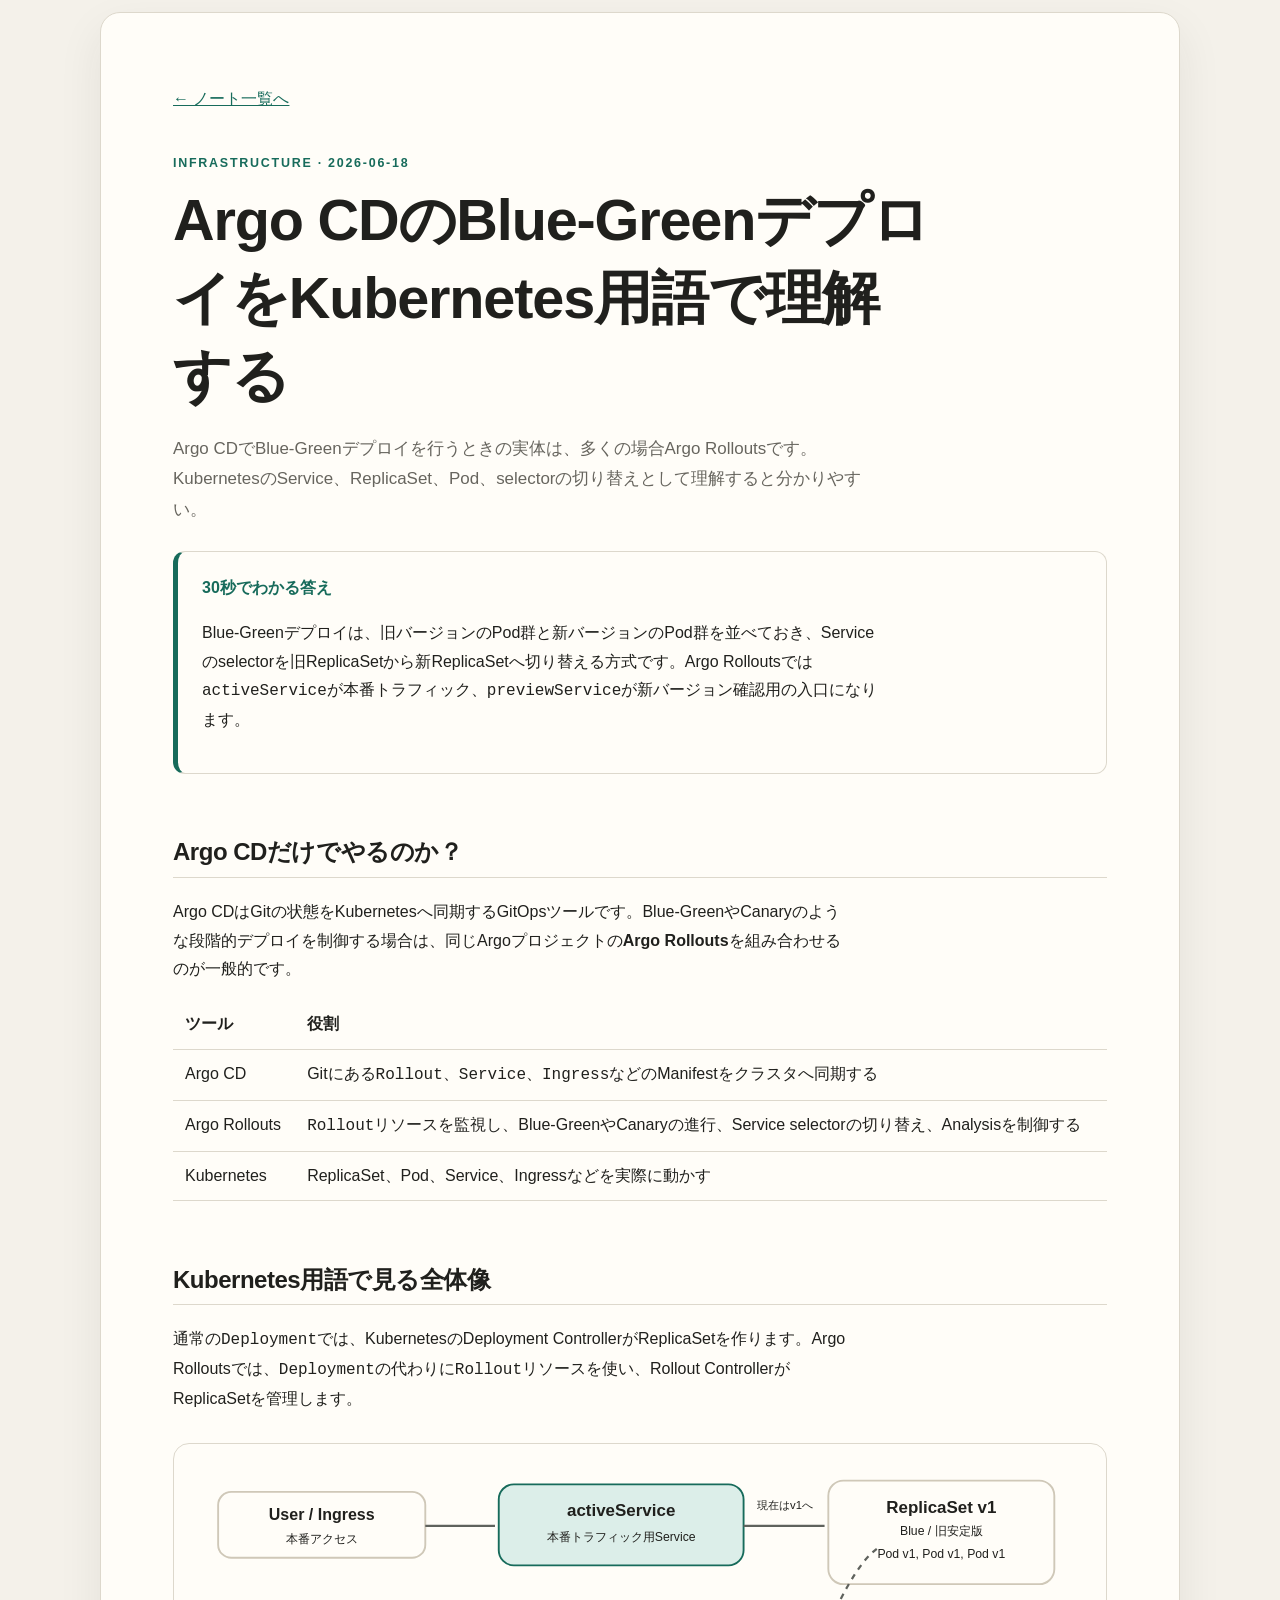
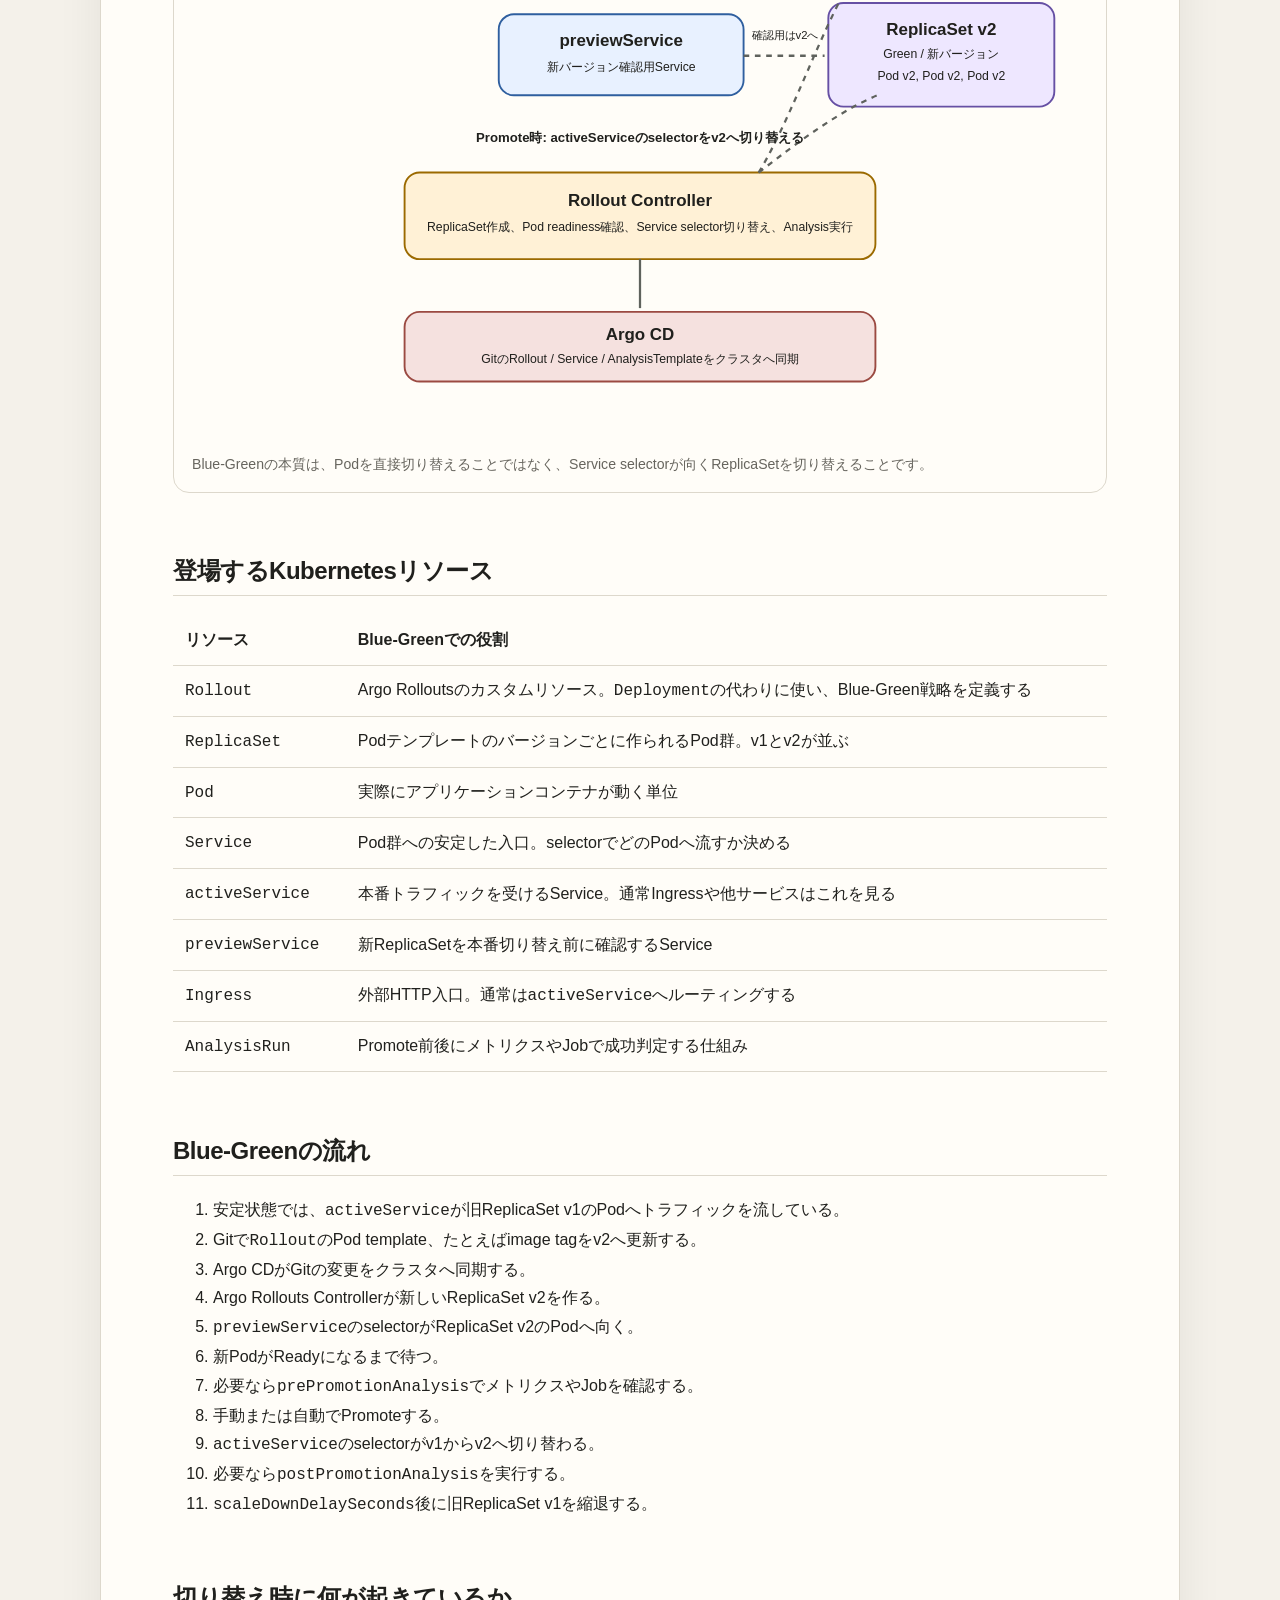
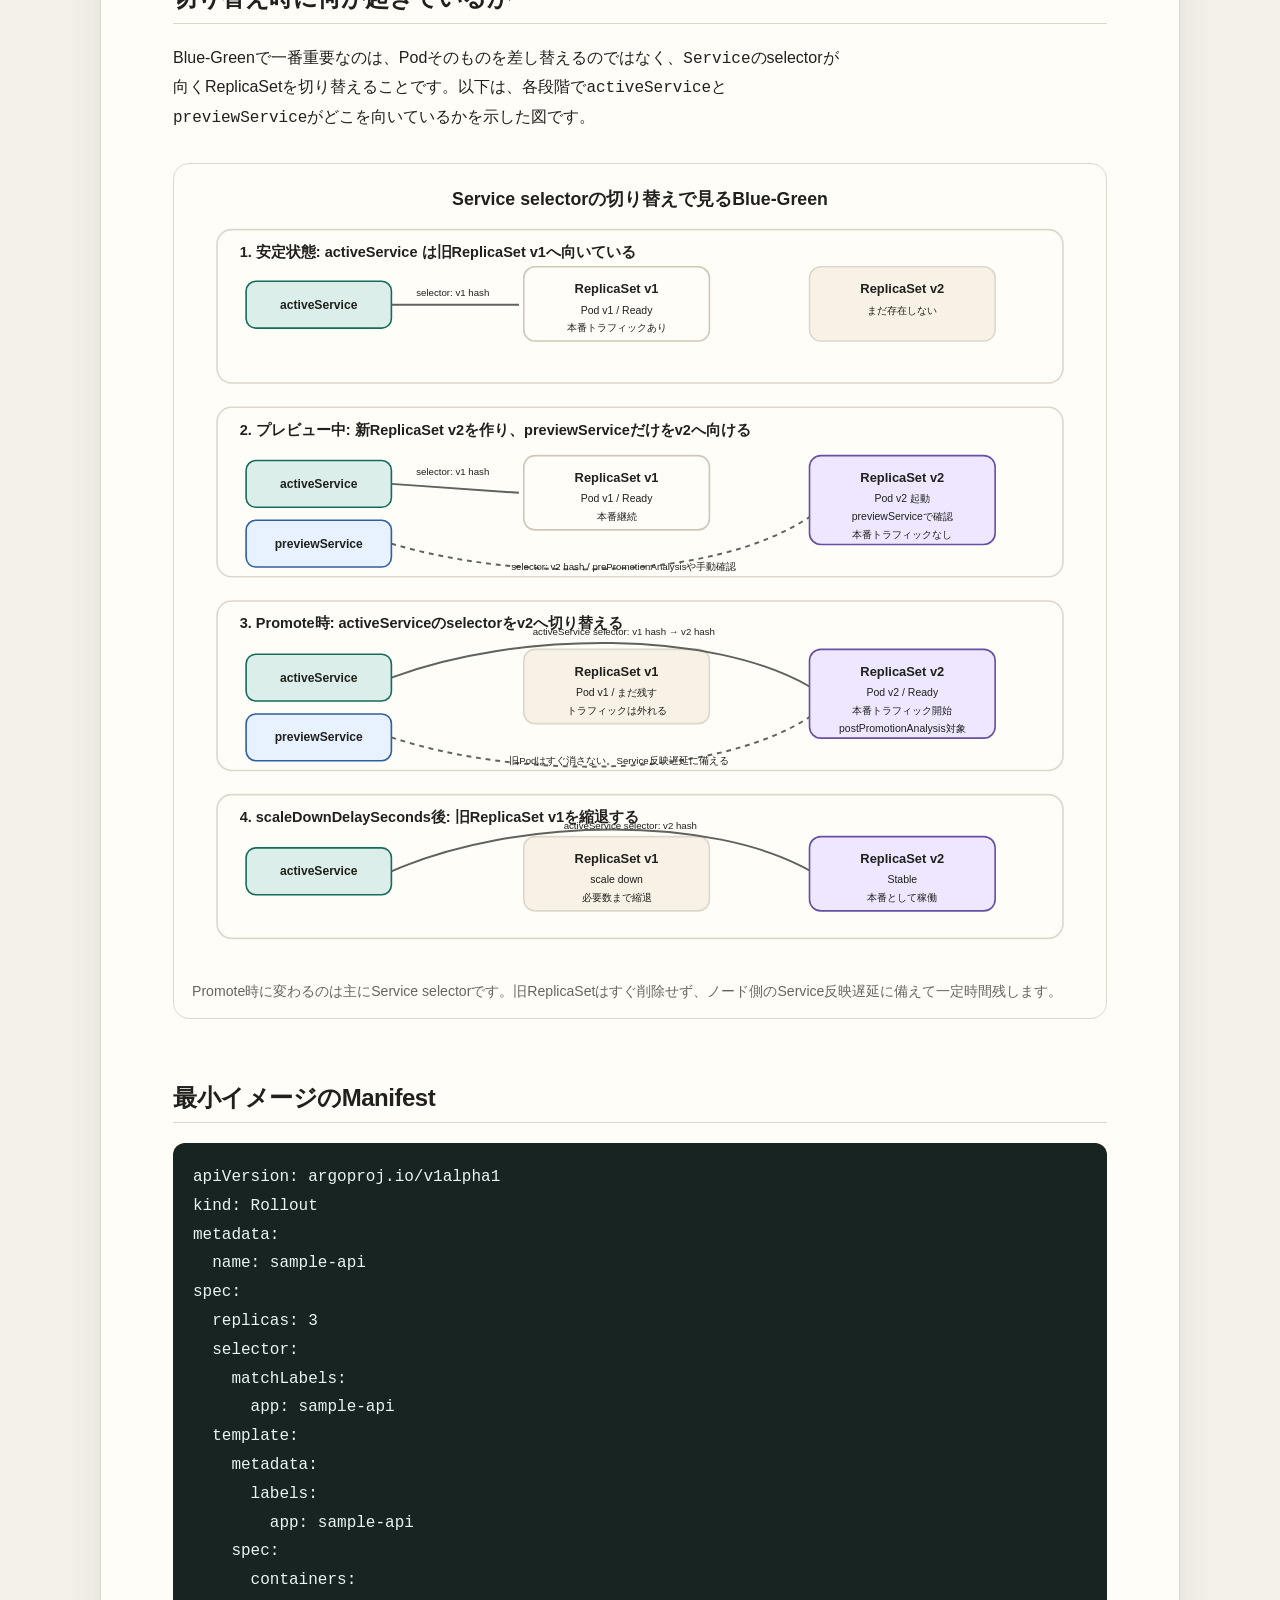
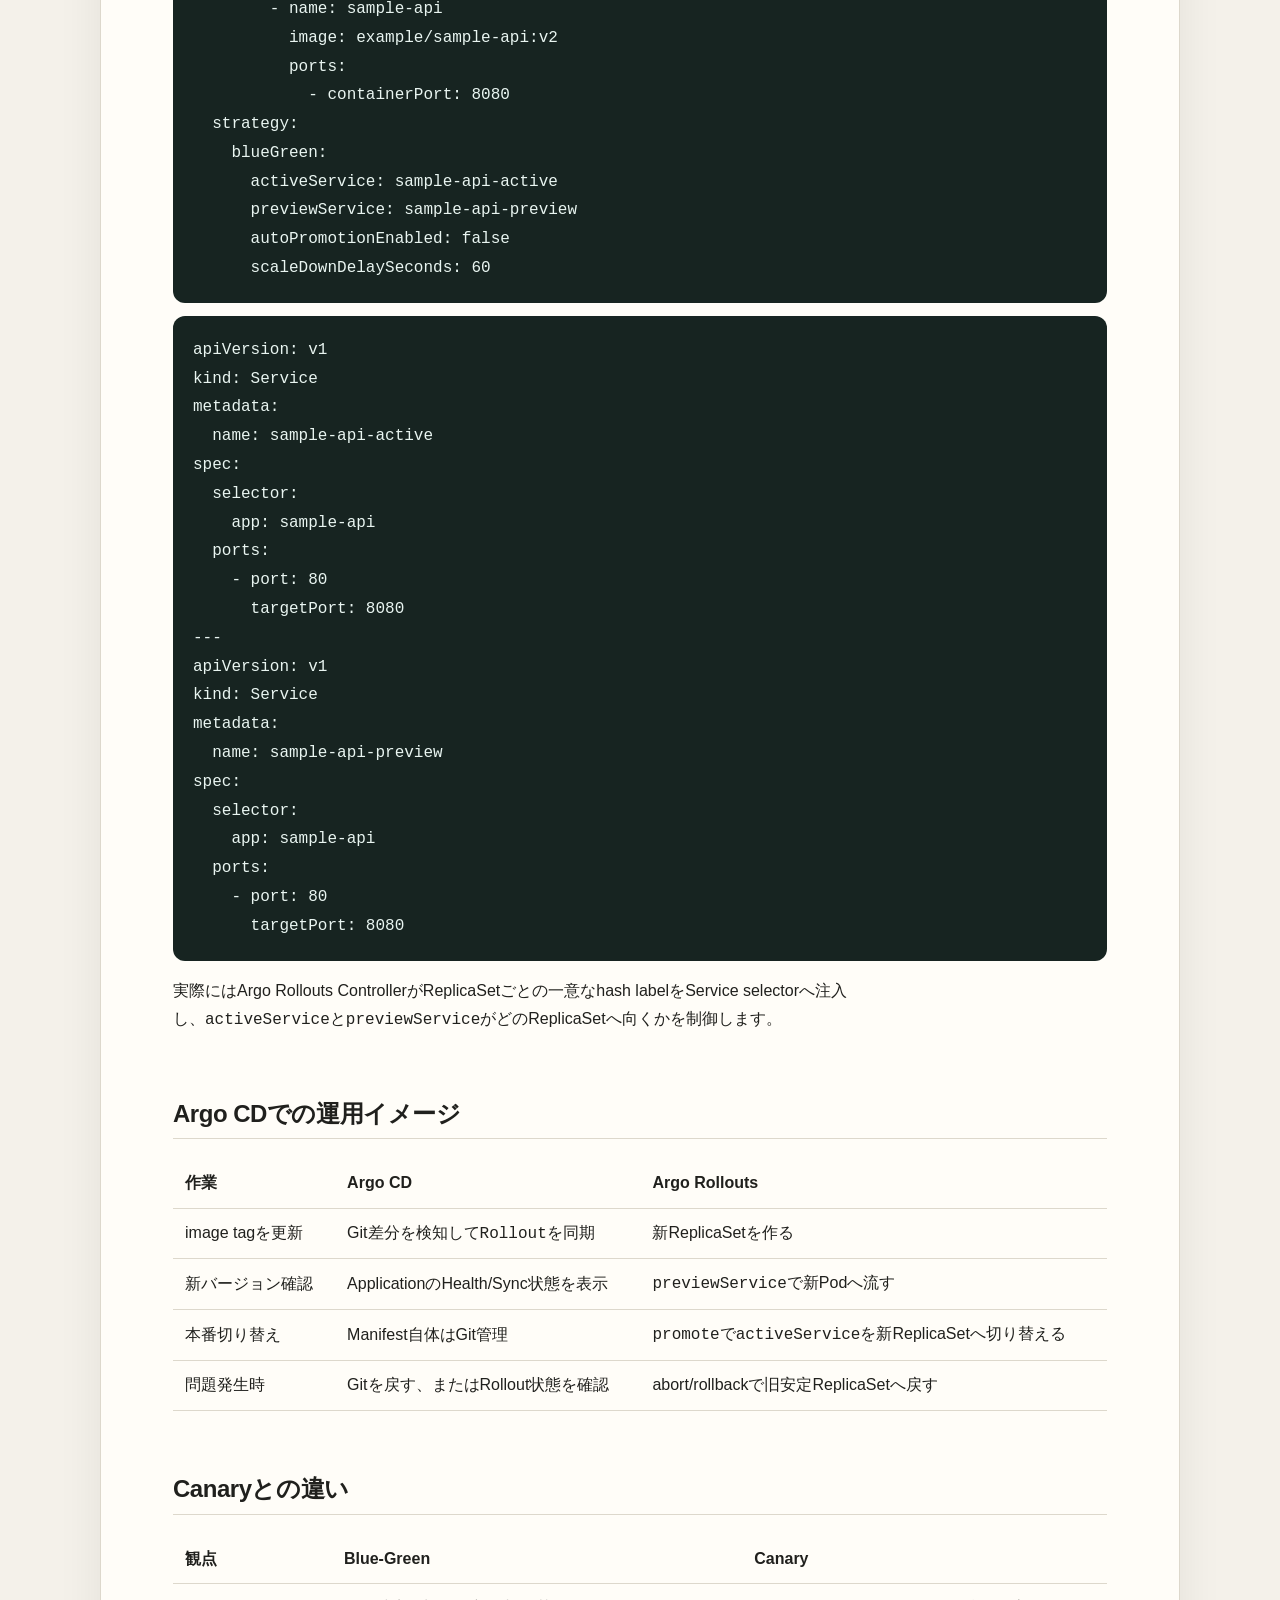
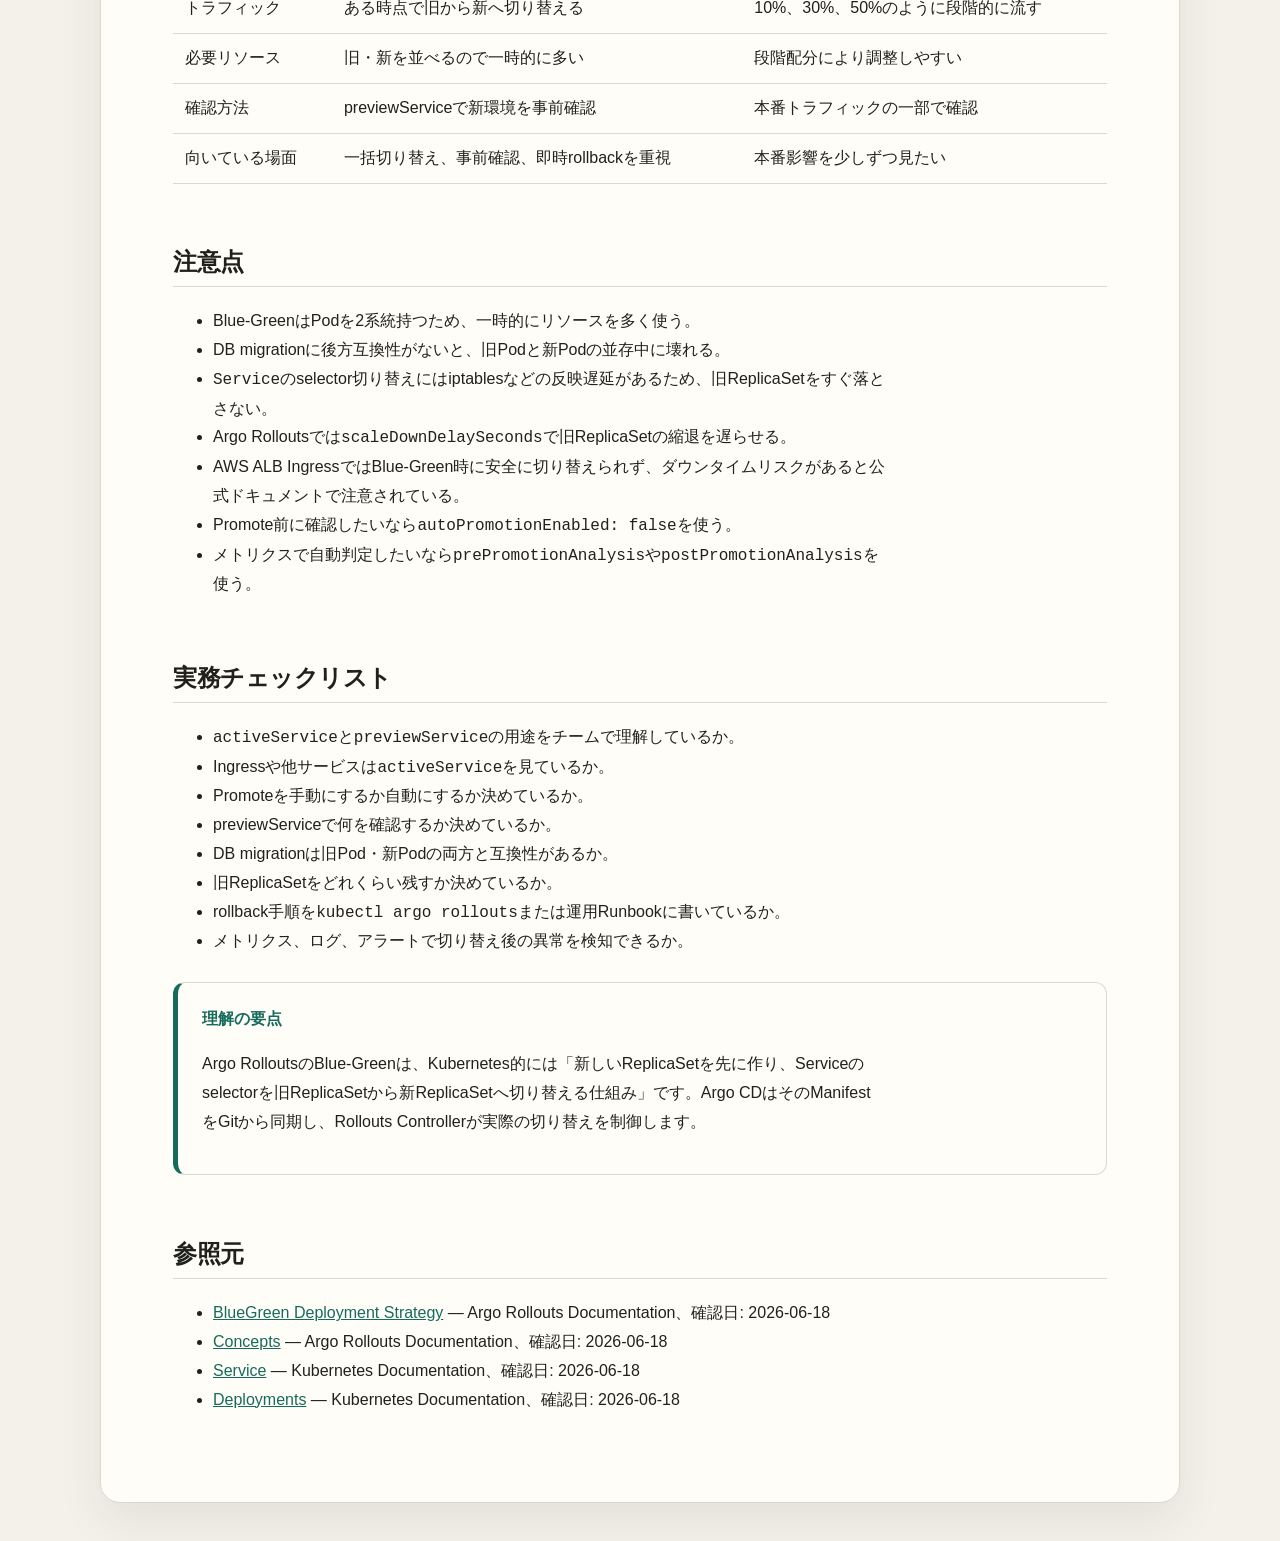
<file: notes/2026-06-18-argocd-bluegreen-deployment/index.html>
<!doctype html>
<html lang="ja">
<head>
  <meta charset="utf-8">
  <meta name="viewport" content="width=device-width, initial-scale=1">
  <meta name="description" content="Argo CDとArgo RolloutsによるBlue-Greenデプロイを、KubernetesのService、ReplicaSet、Pod、selectorの用語で解説">
  <title>Argo CDのBlue-GreenデプロイをKubernetes用語で理解する | Technical Notes</title>
  <link rel="stylesheet" href="../../styles/site.css">
</head>
<body>
  <main class="page-shell article">
    <nav><a href="../../">← ノート一覧へ</a></nav>
    <p class="eyebrow">Infrastructure · 2026-06-18</p>
    <h1>Argo CDのBlue-GreenデプロイをKubernetes用語で理解する</h1>
    <p class="lead">Argo CDでBlue-Greenデプロイを行うときの実体は、多くの場合Argo Rolloutsです。KubernetesのService、ReplicaSet、Pod、selectorの切り替えとして理解すると分かりやすい。</p>

    <div class="callout">
      <strong>30秒でわかる答え</strong>
      <p>Blue-Greenデプロイは、旧バージョンのPod群と新バージョンのPod群を並べておき、Serviceのselectorを旧ReplicaSetから新ReplicaSetへ切り替える方式です。Argo Rolloutsでは<code>activeService</code>が本番トラフィック、<code>previewService</code>が新バージョン確認用の入口になります。</p>
    </div>

    <h2>Argo CDだけでやるのか？</h2>
    <p>Argo CDはGitの状態をKubernetesへ同期するGitOpsツールです。Blue-GreenやCanaryのような段階的デプロイを制御する場合は、同じArgoプロジェクトの<strong>Argo Rollouts</strong>を組み合わせるのが一般的です。</p>

    <table>
      <thead><tr><th>ツール</th><th>役割</th></tr></thead>
      <tbody>
        <tr><td>Argo CD</td><td>Gitにある<code>Rollout</code>、<code>Service</code>、<code>Ingress</code>などのManifestをクラスタへ同期する</td></tr>
        <tr><td>Argo Rollouts</td><td><code>Rollout</code>リソースを監視し、Blue-GreenやCanaryの進行、Service selectorの切り替え、Analysisを制御する</td></tr>
        <tr><td>Kubernetes</td><td>ReplicaSet、Pod、Service、Ingressなどを実際に動かす</td></tr>
      </tbody>
    </table>

    <h2>Kubernetes用語で見る全体像</h2>
    <p>通常の<code>Deployment</code>では、KubernetesのDeployment ControllerがReplicaSetを作ります。Argo Rolloutsでは、<code>Deployment</code>の代わりに<code>Rollout</code>リソースを使い、Rollout ControllerがReplicaSetを管理します。</p>

    <figure class="architecture-figure" aria-label="Argo Rollouts Blue-Greenデプロイの関係図">
      <svg viewBox="0 0 960 620" role="img" aria-labelledby="bluegreen-title bluegreen-desc">
        <title id="bluegreen-title">Blue-GreenデプロイのService切り替え図</title>
        <desc id="bluegreen-desc">activeServiceが旧ReplicaSetのPodへ本番トラフィックを送り、previewServiceが新ReplicaSetのPodへ確認用トラフィックを送る。Promote時にactiveServiceのselectorが新ReplicaSetへ切り替わる。</desc>
        <defs>
          <marker id="arrowhead-bg" markerWidth="10" markerHeight="8" refX="9" refY="4" orient="auto">
            <polygon points="0 0, 10 4, 0 8" fill="#5f625d"></polygon>
          </marker>
        </defs>

        <rect x="32" y="36" width="220" height="70" rx="14" class="node"></rect>
        <text x="142" y="66" text-anchor="middle" font-size="17" font-weight="800">User / Ingress</text>
        <text x="142" y="90" text-anchor="middle" font-size="13">本番アクセス</text>

        <rect x="330" y="28" width="260" height="86" rx="16" class="node control"></rect>
        <text x="460" y="62" text-anchor="middle" font-size="18" font-weight="800">activeService</text>
        <text x="460" y="88" text-anchor="middle" font-size="13">本番トラフィック用Service</text>

        <rect x="330" y="166" width="260" height="86" rx="16" class="node search"></rect>
        <text x="460" y="200" text-anchor="middle" font-size="18" font-weight="800">previewService</text>
        <text x="460" y="226" text-anchor="middle" font-size="13">新バージョン確認用Service</text>

        <rect x="680" y="24" width="240" height="110" rx="16" class="node"></rect>
        <text x="800" y="58" text-anchor="middle" font-size="18" font-weight="800">ReplicaSet v1</text>
        <text x="800" y="82" text-anchor="middle" font-size="13">Blue / 旧安定版</text>
        <text x="800" y="106" text-anchor="middle" font-size="13">Pod v1, Pod v1, Pod v1</text>

        <rect x="680" y="154" width="240" height="110" rx="16" class="node ai"></rect>
        <text x="800" y="188" text-anchor="middle" font-size="18" font-weight="800">ReplicaSet v2</text>
        <text x="800" y="212" text-anchor="middle" font-size="13">Green / 新バージョン</text>
        <text x="800" y="236" text-anchor="middle" font-size="13">Pod v2, Pod v2, Pod v2</text>

        <rect x="230" y="334" width="500" height="92" rx="16" class="node api"></rect>
        <text x="480" y="370" text-anchor="middle" font-size="18" font-weight="800">Rollout Controller</text>
        <text x="480" y="396" text-anchor="middle" font-size="13">ReplicaSet作成、Pod readiness確認、Service selector切り替え、Analysis実行</text>

        <rect x="230" y="482" width="500" height="74" rx="16" class="node ops"></rect>
        <text x="480" y="512" text-anchor="middle" font-size="18" font-weight="800">Argo CD</text>
        <text x="480" y="536" text-anchor="middle" font-size="13">GitのRollout / Service / AnalysisTemplateをクラスタへ同期</text>

        <path d="M252 72 L326 72" class="arrow" marker-end="url(#arrowhead-bg)"></path>
        <path d="M590 72 L676 72" class="arrow" marker-end="url(#arrowhead-bg)"></path>
        <path d="M590 210 L676 210" class="arrow dashed" marker-end="url(#arrowhead-bg)"></path>
        <path d="M480 426 L480 478" class="arrow" marker-end="url(#arrowhead-bg)"></path>
        <path d="M606 334 C650 300 690 270 732 252" class="arrow dashed" marker-end="url(#arrowhead-bg)"></path>
        <path d="M606 334 C650 262 690 126 732 96" class="arrow dashed" marker-end="url(#arrowhead-bg)"></path>

        <text x="634" y="54" text-anchor="middle" font-size="12">現在はv1へ</text>
        <text x="634" y="192" text-anchor="middle" font-size="12">確認用はv2へ</text>
        <text x="480" y="302" text-anchor="middle" font-size="14" font-weight="700">Promote時: activeServiceのselectorをv2へ切り替える</text>
      </svg>
      <figcaption class="figure-caption">Blue-Greenの本質は、Podを直接切り替えることではなく、Service selectorが向くReplicaSetを切り替えることです。</figcaption>
    </figure>

    <h2>登場するKubernetesリソース</h2>
    <table>
      <thead><tr><th>リソース</th><th>Blue-Greenでの役割</th></tr></thead>
      <tbody>
        <tr><td><code>Rollout</code></td><td>Argo Rolloutsのカスタムリソース。<code>Deployment</code>の代わりに使い、Blue-Green戦略を定義する</td></tr>
        <tr><td><code>ReplicaSet</code></td><td>Podテンプレートのバージョンごとに作られるPod群。v1とv2が並ぶ</td></tr>
        <tr><td><code>Pod</code></td><td>実際にアプリケーションコンテナが動く単位</td></tr>
        <tr><td><code>Service</code></td><td>Pod群への安定した入口。selectorでどのPodへ流すか決める</td></tr>
        <tr><td><code>activeService</code></td><td>本番トラフィックを受けるService。通常Ingressや他サービスはこれを見る</td></tr>
        <tr><td><code>previewService</code></td><td>新ReplicaSetを本番切り替え前に確認するService</td></tr>
        <tr><td><code>Ingress</code></td><td>外部HTTP入口。通常は<code>activeService</code>へルーティングする</td></tr>
        <tr><td><code>AnalysisRun</code></td><td>Promote前後にメトリクスやJobで成功判定する仕組み</td></tr>
      </tbody>
    </table>

    <h2>Blue-Greenの流れ</h2>
    <ol>
      <li>安定状態では、<code>activeService</code>が旧ReplicaSet v1のPodへトラフィックを流している。</li>
      <li>Gitで<code>Rollout</code>のPod template、たとえばimage tagをv2へ更新する。</li>
      <li>Argo CDがGitの変更をクラスタへ同期する。</li>
      <li>Argo Rollouts Controllerが新しいReplicaSet v2を作る。</li>
      <li><code>previewService</code>のselectorがReplicaSet v2のPodへ向く。</li>
      <li>新PodがReadyになるまで待つ。</li>
      <li>必要なら<code>prePromotionAnalysis</code>でメトリクスやJobを確認する。</li>
      <li>手動または自動でPromoteする。</li>
      <li><code>activeService</code>のselectorがv1からv2へ切り替わる。</li>
      <li>必要なら<code>postPromotionAnalysis</code>を実行する。</li>
      <li><code>scaleDownDelaySeconds</code>後に旧ReplicaSet v1を縮退する。</li>
    </ol>

    <h2>切り替え時に何が起きているか</h2>
    <p>Blue-Greenで一番重要なのは、Podそのものを差し替えるのではなく、<code>Service</code>のselectorが向くReplicaSetを切り替えることです。以下は、各段階で<code>activeService</code>と<code>previewService</code>がどこを向いているかを示した図です。</p>

    <figure class="architecture-figure" aria-label="Blue-Greenデプロイの段階別切り替え図">
      <svg viewBox="0 0 1120 980" role="img" aria-labelledby="bluegreen-steps-title bluegreen-steps-desc">
        <title id="bluegreen-steps-title">Blue-Greenデプロイの段階別切り替え図</title>
        <desc id="bluegreen-steps-desc">安定状態、プレビュー中、Promote時、旧ReplicaSet縮退後に、activeServiceとpreviewServiceがどのReplicaSetを指すかを示す図。</desc>
        <defs>
          <marker id="arrowhead-step" markerWidth="10" markerHeight="8" refX="9" refY="4" orient="auto">
            <polygon points="0 0, 10 4, 0 8" fill="#5f625d"></polygon>
          </marker>
        </defs>

        <text x="560" y="34" text-anchor="middle" font-size="22" font-weight="800">Service selectorの切り替えで見るBlue-Green</text>

        <!-- Step 1 -->
        <rect x="36" y="64" width="1048" height="190" rx="18" fill="#fffdf8" stroke="#ddd8cc" stroke-width="2"></rect>
        <text x="64" y="98" font-size="18" font-weight="800">1. 安定状態: activeService は旧ReplicaSet v1へ向いている</text>
        <rect x="72" y="128" width="180" height="58" rx="12" class="node control"></rect>
        <text x="162" y="162" text-anchor="middle" font-size="15" font-weight="800">activeService</text>
        <rect x="416" y="110" width="230" height="92" rx="14" class="node"></rect>
        <text x="531" y="143" text-anchor="middle" font-size="16" font-weight="800">ReplicaSet v1</text>
        <text x="531" y="168" text-anchor="middle" font-size="13">Pod v1 / Ready</text>
        <text x="531" y="190" text-anchor="middle" font-size="13">本番トラフィックあり</text>
        <rect x="770" y="110" width="230" height="92" rx="14" fill="#f7f1e6" stroke="#ddd8cc" stroke-width="2"></rect>
        <text x="885" y="143" text-anchor="middle" font-size="16" font-weight="800">ReplicaSet v2</text>
        <text x="885" y="168" text-anchor="middle" font-size="13">まだ存在しない</text>
        <path d="M252 157 L410 157" class="arrow" marker-end="url(#arrowhead-step)"></path>
        <text x="328" y="146" text-anchor="middle" font-size="12">selector: v1 hash</text>

        <!-- Step 2 -->
        <rect x="36" y="284" width="1048" height="210" rx="18" fill="#fffdf8" stroke="#ddd8cc" stroke-width="2"></rect>
        <text x="64" y="318" font-size="18" font-weight="800">2. プレビュー中: 新ReplicaSet v2を作り、previewServiceだけをv2へ向ける</text>
        <rect x="72" y="350" width="180" height="58" rx="12" class="node control"></rect>
        <text x="162" y="384" text-anchor="middle" font-size="15" font-weight="800">activeService</text>
        <rect x="72" y="424" width="180" height="58" rx="12" class="node search"></rect>
        <text x="162" y="458" text-anchor="middle" font-size="15" font-weight="800">previewService</text>
        <rect x="416" y="344" width="230" height="92" rx="14" class="node"></rect>
        <text x="531" y="377" text-anchor="middle" font-size="16" font-weight="800">ReplicaSet v1</text>
        <text x="531" y="402" text-anchor="middle" font-size="13">Pod v1 / Ready</text>
        <text x="531" y="424" text-anchor="middle" font-size="13">本番継続</text>
        <rect x="770" y="344" width="230" height="110" rx="14" class="node ai"></rect>
        <text x="885" y="377" text-anchor="middle" font-size="16" font-weight="800">ReplicaSet v2</text>
        <text x="885" y="402" text-anchor="middle" font-size="13">Pod v2 起動</text>
        <text x="885" y="424" text-anchor="middle" font-size="13">previewServiceで確認</text>
        <text x="885" y="446" text-anchor="middle" font-size="13">本番トラフィックなし</text>
        <path d="M252 379 L410 390" class="arrow" marker-end="url(#arrowhead-step)"></path>
        <path d="M252 453 C410 500 650 500 770 420" class="arrow dashed" marker-end="url(#arrowhead-step)"></path>
        <text x="328" y="368" text-anchor="middle" font-size="12">selector: v1 hash</text>
        <text x="540" y="486" text-anchor="middle" font-size="12">selector: v2 hash / prePromotionAnalysisや手動確認</text>

        <!-- Step 3 -->
        <rect x="36" y="524" width="1048" height="210" rx="18" fill="#fffdf8" stroke="#ddd8cc" stroke-width="2"></rect>
        <text x="64" y="558" font-size="18" font-weight="800">3. Promote時: activeServiceのselectorをv2へ切り替える</text>
        <rect x="72" y="590" width="180" height="58" rx="12" class="node control"></rect>
        <text x="162" y="624" text-anchor="middle" font-size="15" font-weight="800">activeService</text>
        <rect x="72" y="664" width="180" height="58" rx="12" class="node search"></rect>
        <text x="162" y="698" text-anchor="middle" font-size="15" font-weight="800">previewService</text>
        <rect x="416" y="584" width="230" height="92" rx="14" fill="#f7f1e6" stroke="#ddd8cc" stroke-width="2"></rect>
        <text x="531" y="617" text-anchor="middle" font-size="16" font-weight="800">ReplicaSet v1</text>
        <text x="531" y="642" text-anchor="middle" font-size="13">Pod v1 / まだ残す</text>
        <text x="531" y="664" text-anchor="middle" font-size="13">トラフィックは外れる</text>
        <rect x="770" y="584" width="230" height="110" rx="14" class="node ai"></rect>
        <text x="885" y="617" text-anchor="middle" font-size="16" font-weight="800">ReplicaSet v2</text>
        <text x="885" y="642" text-anchor="middle" font-size="13">Pod v2 / Ready</text>
        <text x="885" y="664" text-anchor="middle" font-size="13">本番トラフィック開始</text>
        <text x="885" y="686" text-anchor="middle" font-size="13">postPromotionAnalysis対象</text>
        <path d="M252 619 C410 560 650 560 770 630" class="arrow" marker-end="url(#arrowhead-step)"></path>
        <path d="M252 693 C410 745 650 745 770 668" class="arrow dashed" marker-end="url(#arrowhead-step)"></path>
        <text x="540" y="566" text-anchor="middle" font-size="12">activeService selector: v1 hash → v2 hash</text>
        <text x="534" y="726" text-anchor="middle" font-size="12">旧Podはすぐ消さない。Service反映遅延に備える</text>

        <!-- Step 4 -->
        <rect x="36" y="764" width="1048" height="178" rx="18" fill="#fffdf8" stroke="#ddd8cc" stroke-width="2"></rect>
        <text x="64" y="798" font-size="18" font-weight="800">4. scaleDownDelaySeconds後: 旧ReplicaSet v1を縮退する</text>
        <rect x="72" y="830" width="180" height="58" rx="12" class="node control"></rect>
        <text x="162" y="864" text-anchor="middle" font-size="15" font-weight="800">activeService</text>
        <rect x="416" y="816" width="230" height="92" rx="14" fill="#f7f1e6" stroke="#ddd8cc" stroke-width="2"></rect>
        <text x="531" y="849" text-anchor="middle" font-size="16" font-weight="800">ReplicaSet v1</text>
        <text x="531" y="874" text-anchor="middle" font-size="13">scale down</text>
        <text x="531" y="896" text-anchor="middle" font-size="13">必要数まで縮退</text>
        <rect x="770" y="816" width="230" height="92" rx="14" class="node ai"></rect>
        <text x="885" y="849" text-anchor="middle" font-size="16" font-weight="800">ReplicaSet v2</text>
        <text x="885" y="874" text-anchor="middle" font-size="13">Stable</text>
        <text x="885" y="896" text-anchor="middle" font-size="13">本番として稼働</text>
        <path d="M252 859 C410 790 650 790 770 858" class="arrow" marker-end="url(#arrowhead-step)"></path>
        <text x="548" y="806" text-anchor="middle" font-size="12">activeService selector: v2 hash</text>
      </svg>
      <figcaption class="figure-caption">Promote時に変わるのは主にService selectorです。旧ReplicaSetはすぐ削除せず、ノード側のService反映遅延に備えて一定時間残します。</figcaption>
    </figure>

    <h2>最小イメージのManifest</h2>
    <pre><code>apiVersion: argoproj.io/v1alpha1
kind: Rollout
metadata:
  name: sample-api
spec:
  replicas: 3
  selector:
    matchLabels:
      app: sample-api
  template:
    metadata:
      labels:
        app: sample-api
    spec:
      containers:
        - name: sample-api
          image: example/sample-api:v2
          ports:
            - containerPort: 8080
  strategy:
    blueGreen:
      activeService: sample-api-active
      previewService: sample-api-preview
      autoPromotionEnabled: false
      scaleDownDelaySeconds: 60</code></pre>

    <pre><code>apiVersion: v1
kind: Service
metadata:
  name: sample-api-active
spec:
  selector:
    app: sample-api
  ports:
    - port: 80
      targetPort: 8080
---
apiVersion: v1
kind: Service
metadata:
  name: sample-api-preview
spec:
  selector:
    app: sample-api
  ports:
    - port: 80
      targetPort: 8080</code></pre>

    <p>実際にはArgo Rollouts ControllerがReplicaSetごとの一意なhash labelをService selectorへ注入し、<code>activeService</code>と<code>previewService</code>がどのReplicaSetへ向くかを制御します。</p>

    <h2>Argo CDでの運用イメージ</h2>
    <table>
      <thead><tr><th>作業</th><th>Argo CD</th><th>Argo Rollouts</th></tr></thead>
      <tbody>
        <tr><td>image tagを更新</td><td>Git差分を検知して<code>Rollout</code>を同期</td><td>新ReplicaSetを作る</td></tr>
        <tr><td>新バージョン確認</td><td>ApplicationのHealth/Sync状態を表示</td><td><code>previewService</code>で新Podへ流す</td></tr>
        <tr><td>本番切り替え</td><td>Manifest自体はGit管理</td><td><code>promote</code>で<code>activeService</code>を新ReplicaSetへ切り替える</td></tr>
        <tr><td>問題発生時</td><td>Gitを戻す、またはRollout状態を確認</td><td>abort/rollbackで旧安定ReplicaSetへ戻す</td></tr>
      </tbody>
    </table>

    <h2>Canaryとの違い</h2>
    <table>
      <thead><tr><th>観点</th><th>Blue-Green</th><th>Canary</th></tr></thead>
      <tbody>
        <tr><td>トラフィック</td><td>ある時点で旧から新へ切り替える</td><td>10%、30%、50%のように段階的に流す</td></tr>
        <tr><td>必要リソース</td><td>旧・新を並べるので一時的に多い</td><td>段階配分により調整しやすい</td></tr>
        <tr><td>確認方法</td><td>previewServiceで新環境を事前確認</td><td>本番トラフィックの一部で確認</td></tr>
        <tr><td>向いている場面</td><td>一括切り替え、事前確認、即時rollbackを重視</td><td>本番影響を少しずつ見たい</td></tr>
      </tbody>
    </table>

    <h2>注意点</h2>
    <ul>
      <li>Blue-GreenはPodを2系統持つため、一時的にリソースを多く使う。</li>
      <li>DB migrationに後方互換性がないと、旧Podと新Podの並存中に壊れる。</li>
      <li><code>Service</code>のselector切り替えにはiptablesなどの反映遅延があるため、旧ReplicaSetをすぐ落とさない。</li>
      <li>Argo Rolloutsでは<code>scaleDownDelaySeconds</code>で旧ReplicaSetの縮退を遅らせる。</li>
      <li>AWS ALB IngressではBlue-Green時に安全に切り替えられず、ダウンタイムリスクがあると公式ドキュメントで注意されている。</li>
      <li>Promote前に確認したいなら<code>autoPromotionEnabled: false</code>を使う。</li>
      <li>メトリクスで自動判定したいなら<code>prePromotionAnalysis</code>や<code>postPromotionAnalysis</code>を使う。</li>
    </ul>

    <h2>実務チェックリスト</h2>
    <ul>
      <li><code>activeService</code>と<code>previewService</code>の用途をチームで理解しているか。</li>
      <li>Ingressや他サービスは<code>activeService</code>を見ているか。</li>
      <li>Promoteを手動にするか自動にするか決めているか。</li>
      <li>previewServiceで何を確認するか決めているか。</li>
      <li>DB migrationは旧Pod・新Podの両方と互換性があるか。</li>
      <li>旧ReplicaSetをどれくらい残すか決めているか。</li>
      <li>rollback手順を<code>kubectl argo rollouts</code>または運用Runbookに書いているか。</li>
      <li>メトリクス、ログ、アラートで切り替え後の異常を検知できるか。</li>
    </ul>

    <div class="callout">
      <strong>理解の要点</strong>
      <p>Argo RolloutsのBlue-Greenは、Kubernetes的には「新しいReplicaSetを先に作り、Serviceのselectorを旧ReplicaSetから新ReplicaSetへ切り替える仕組み」です。Argo CDはそのManifestをGitから同期し、Rollouts Controllerが実際の切り替えを制御します。</p>
    </div>

    <h2>参照元</h2>
    <ul>
      <li><a href="https://argo-rollouts.readthedocs.io/en/stable/features/bluegreen/">BlueGreen Deployment Strategy</a> — Argo Rollouts Documentation、確認日: 2026-06-18</li>
      <li><a href="https://argo-rollouts.readthedocs.io/en/stable/concepts/">Concepts</a> — Argo Rollouts Documentation、確認日: 2026-06-18</li>
      <li><a href="https://kubernetes.io/docs/concepts/services-networking/service/">Service</a> — Kubernetes Documentation、確認日: 2026-06-18</li>
      <li><a href="https://kubernetes.io/docs/concepts/workloads/controllers/deployment/">Deployments</a> — Kubernetes Documentation、確認日: 2026-06-18</li>
    </ul>
  </main>
</body>
</html>
</file>
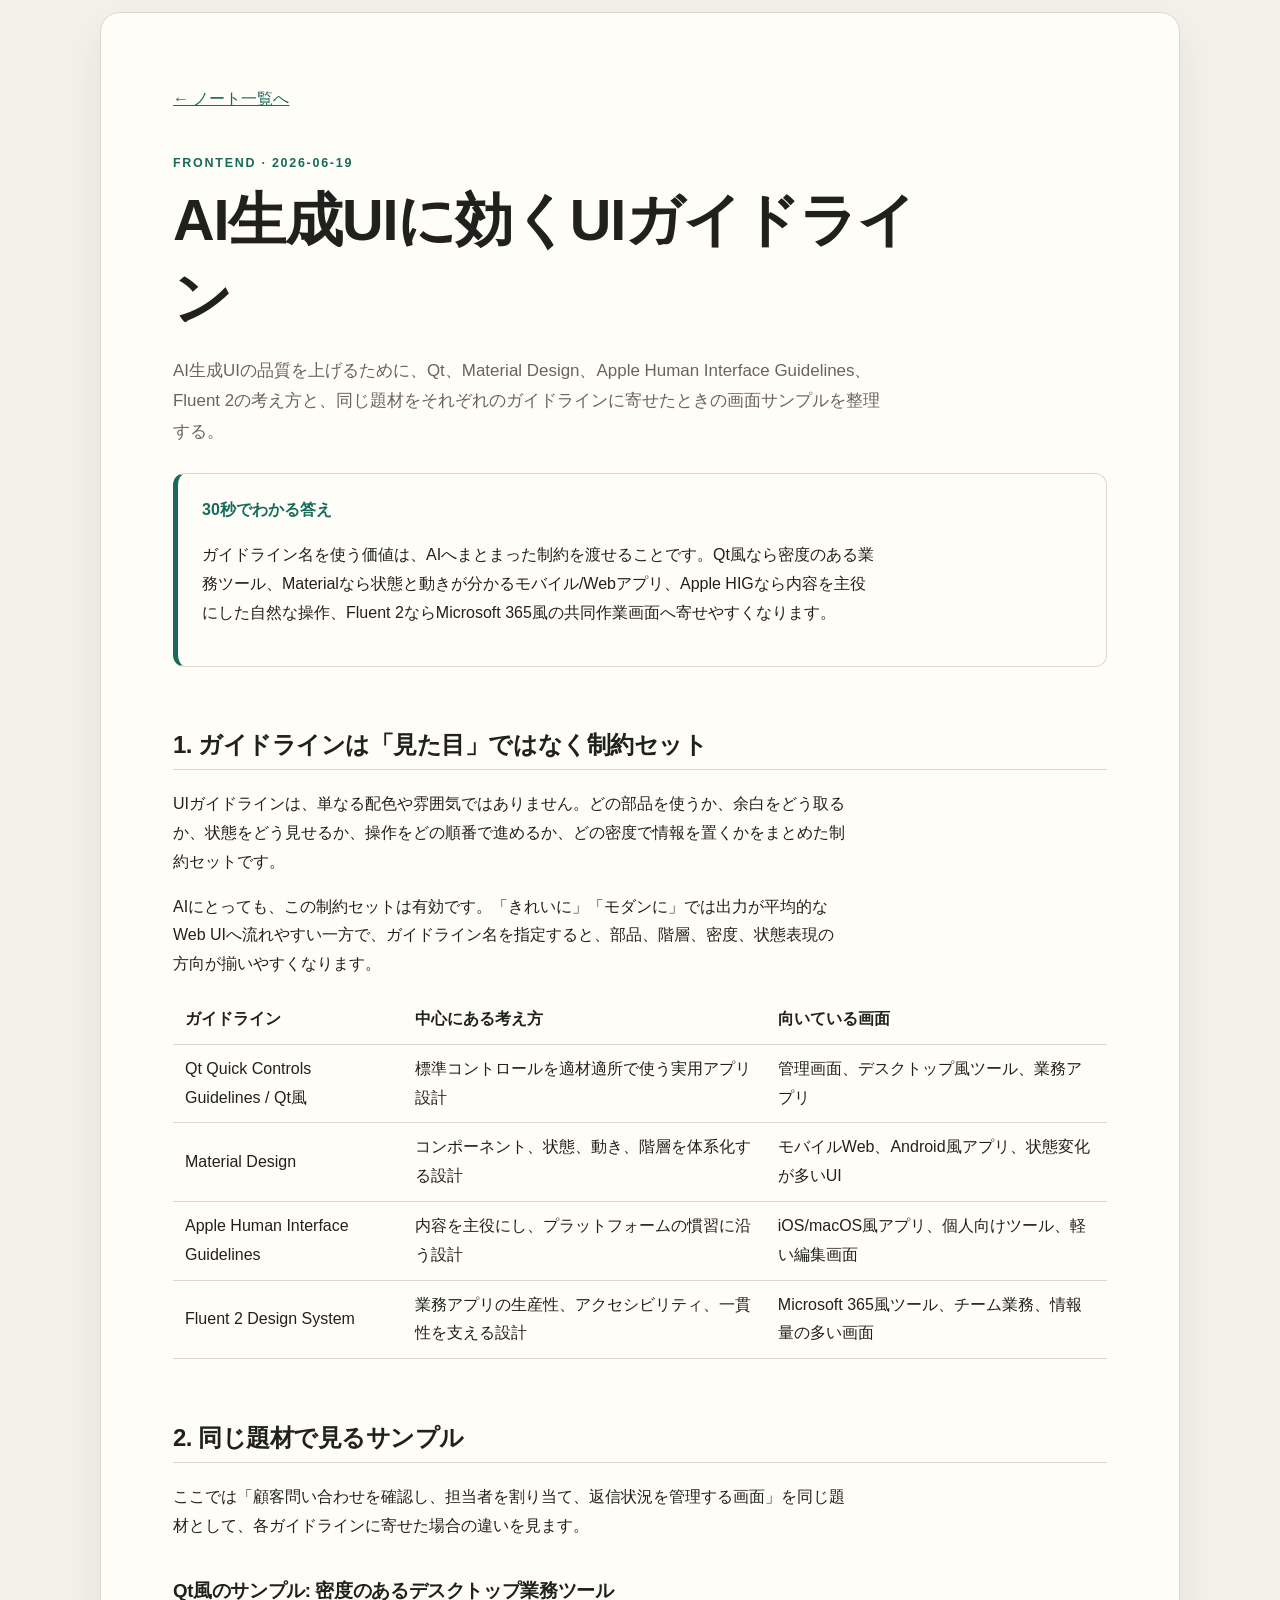
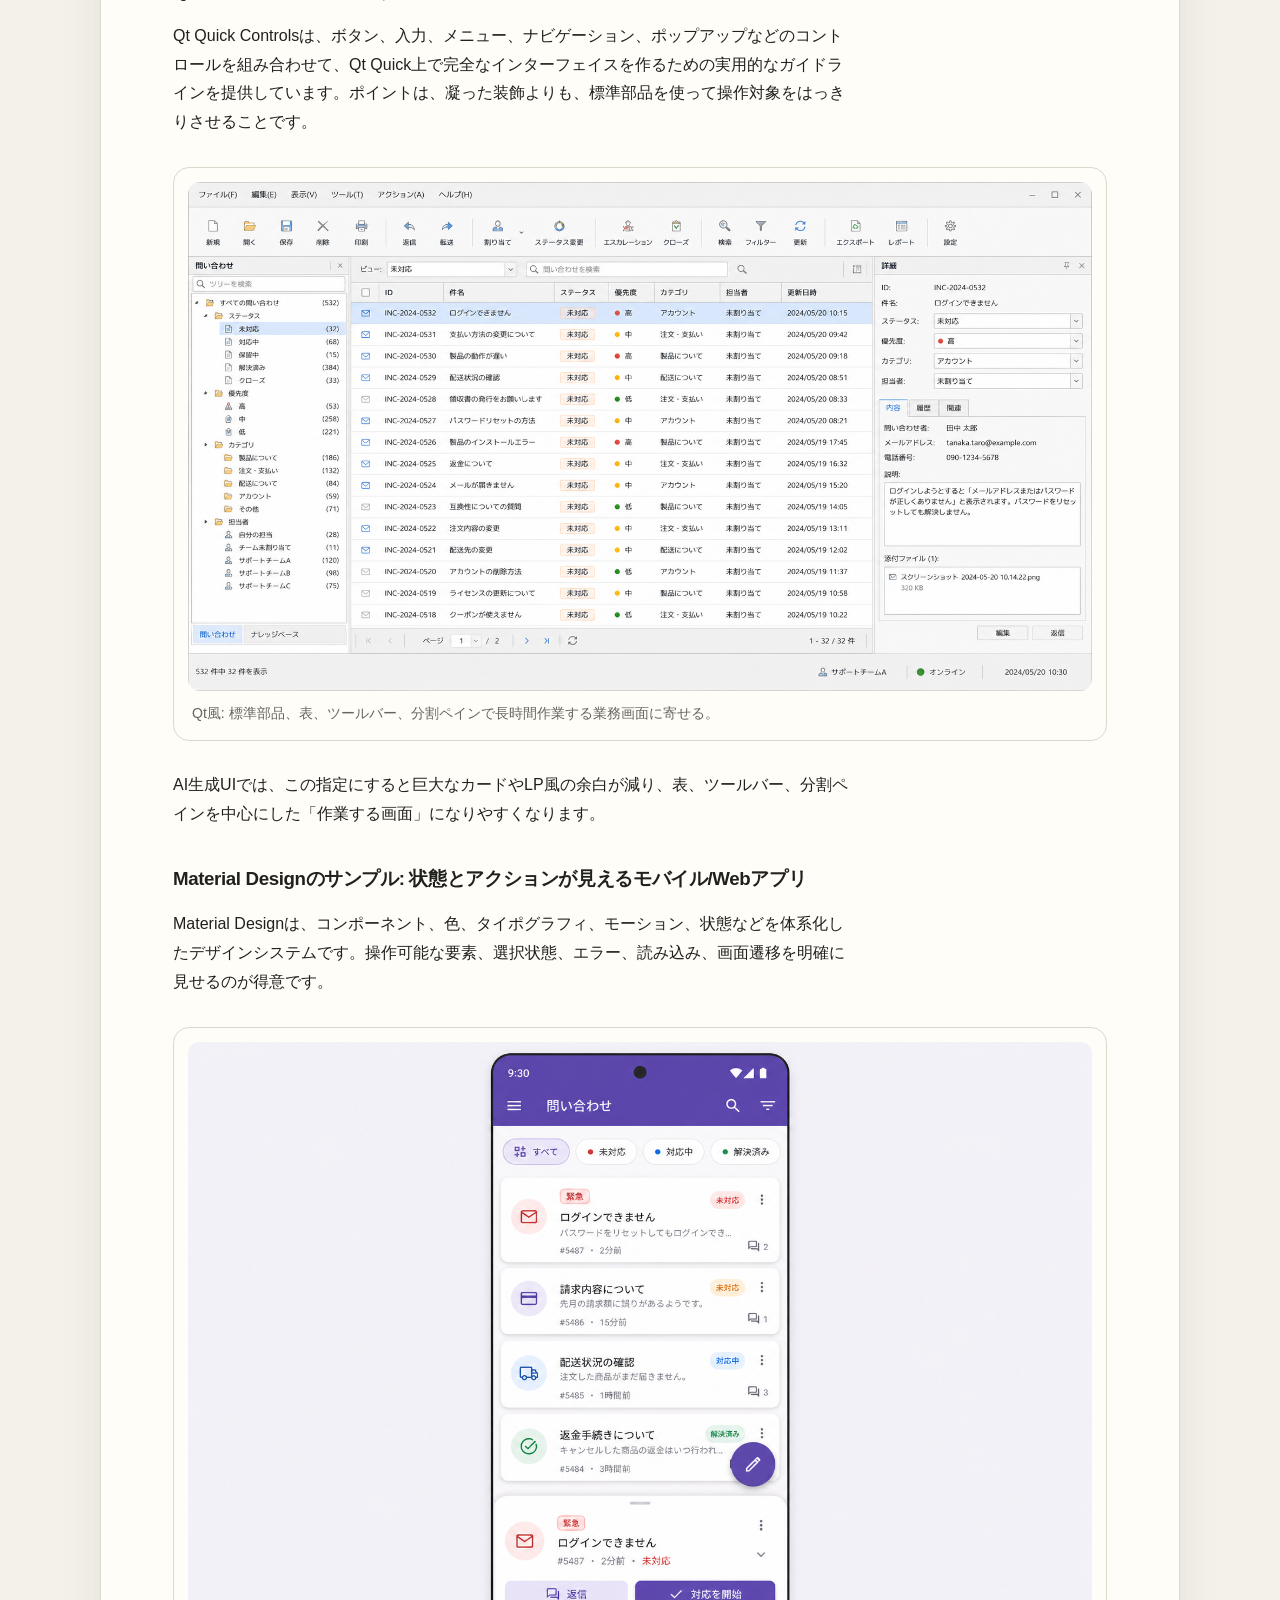
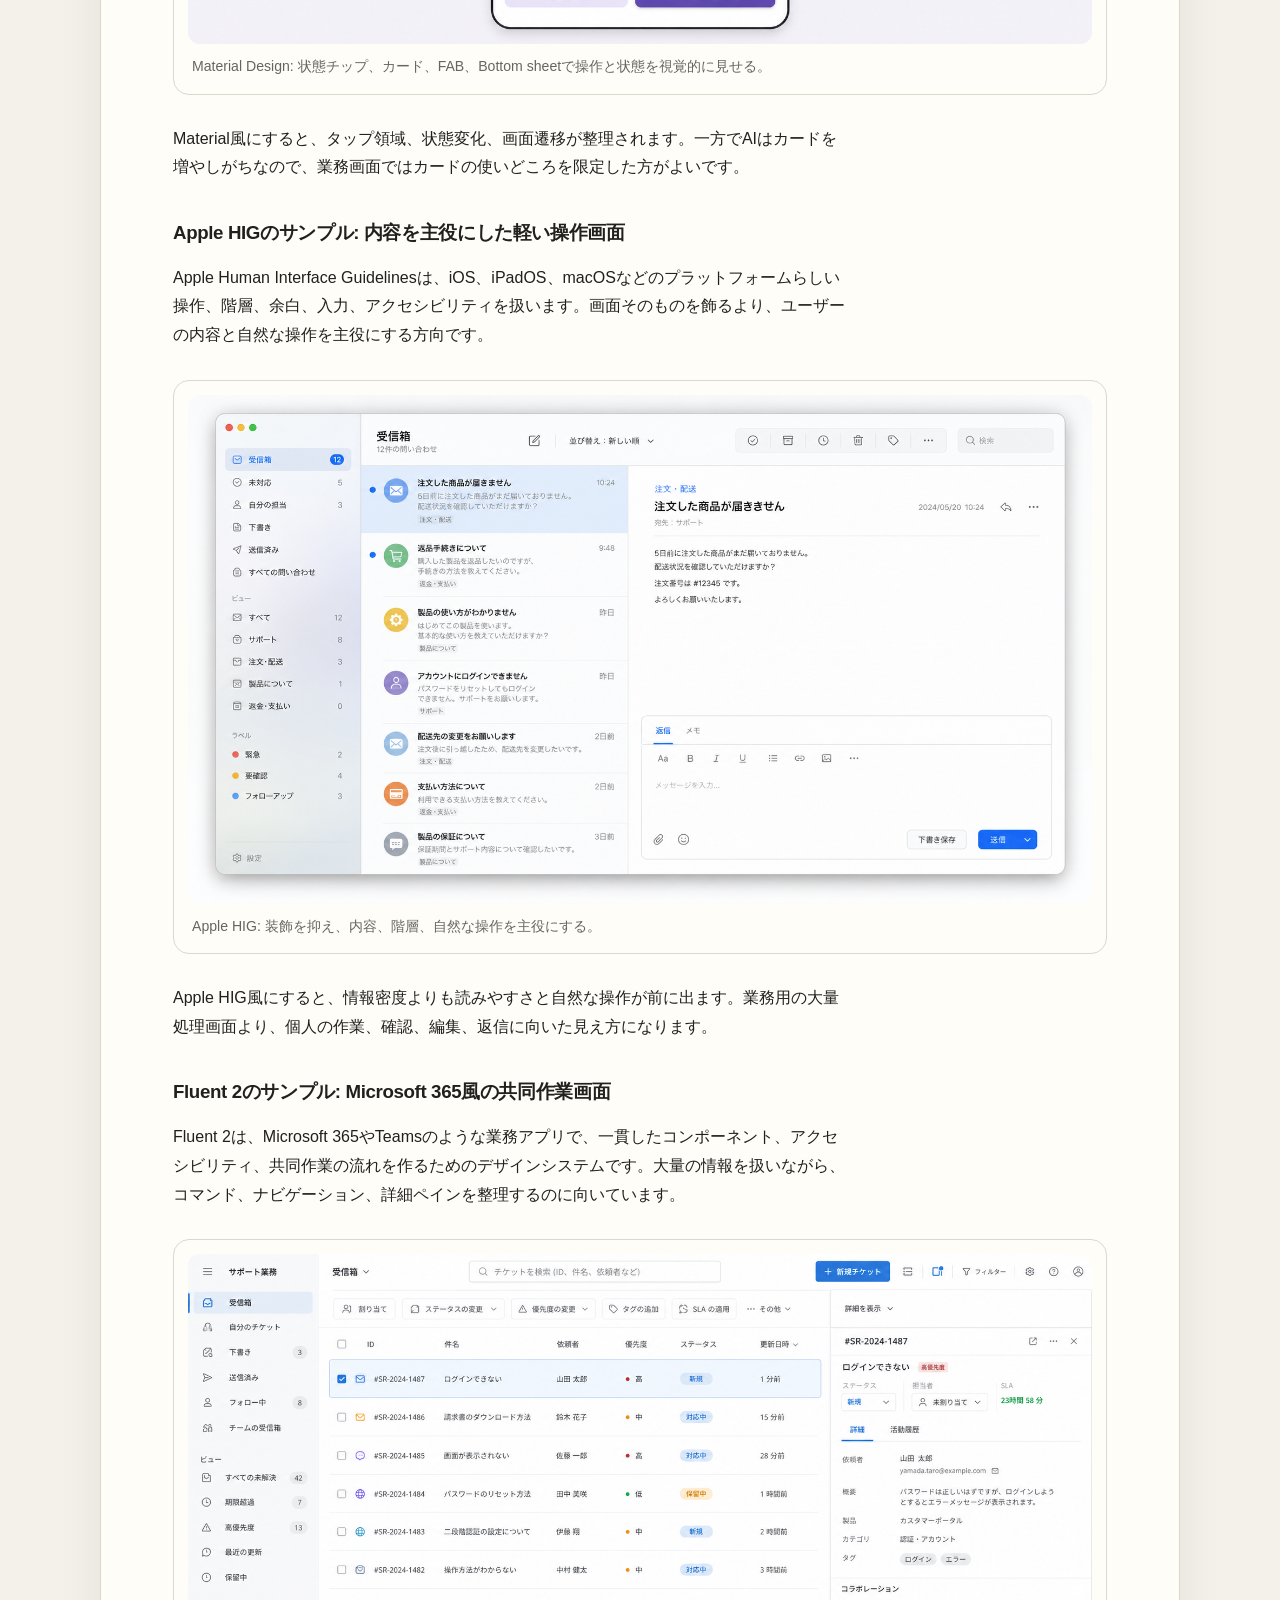
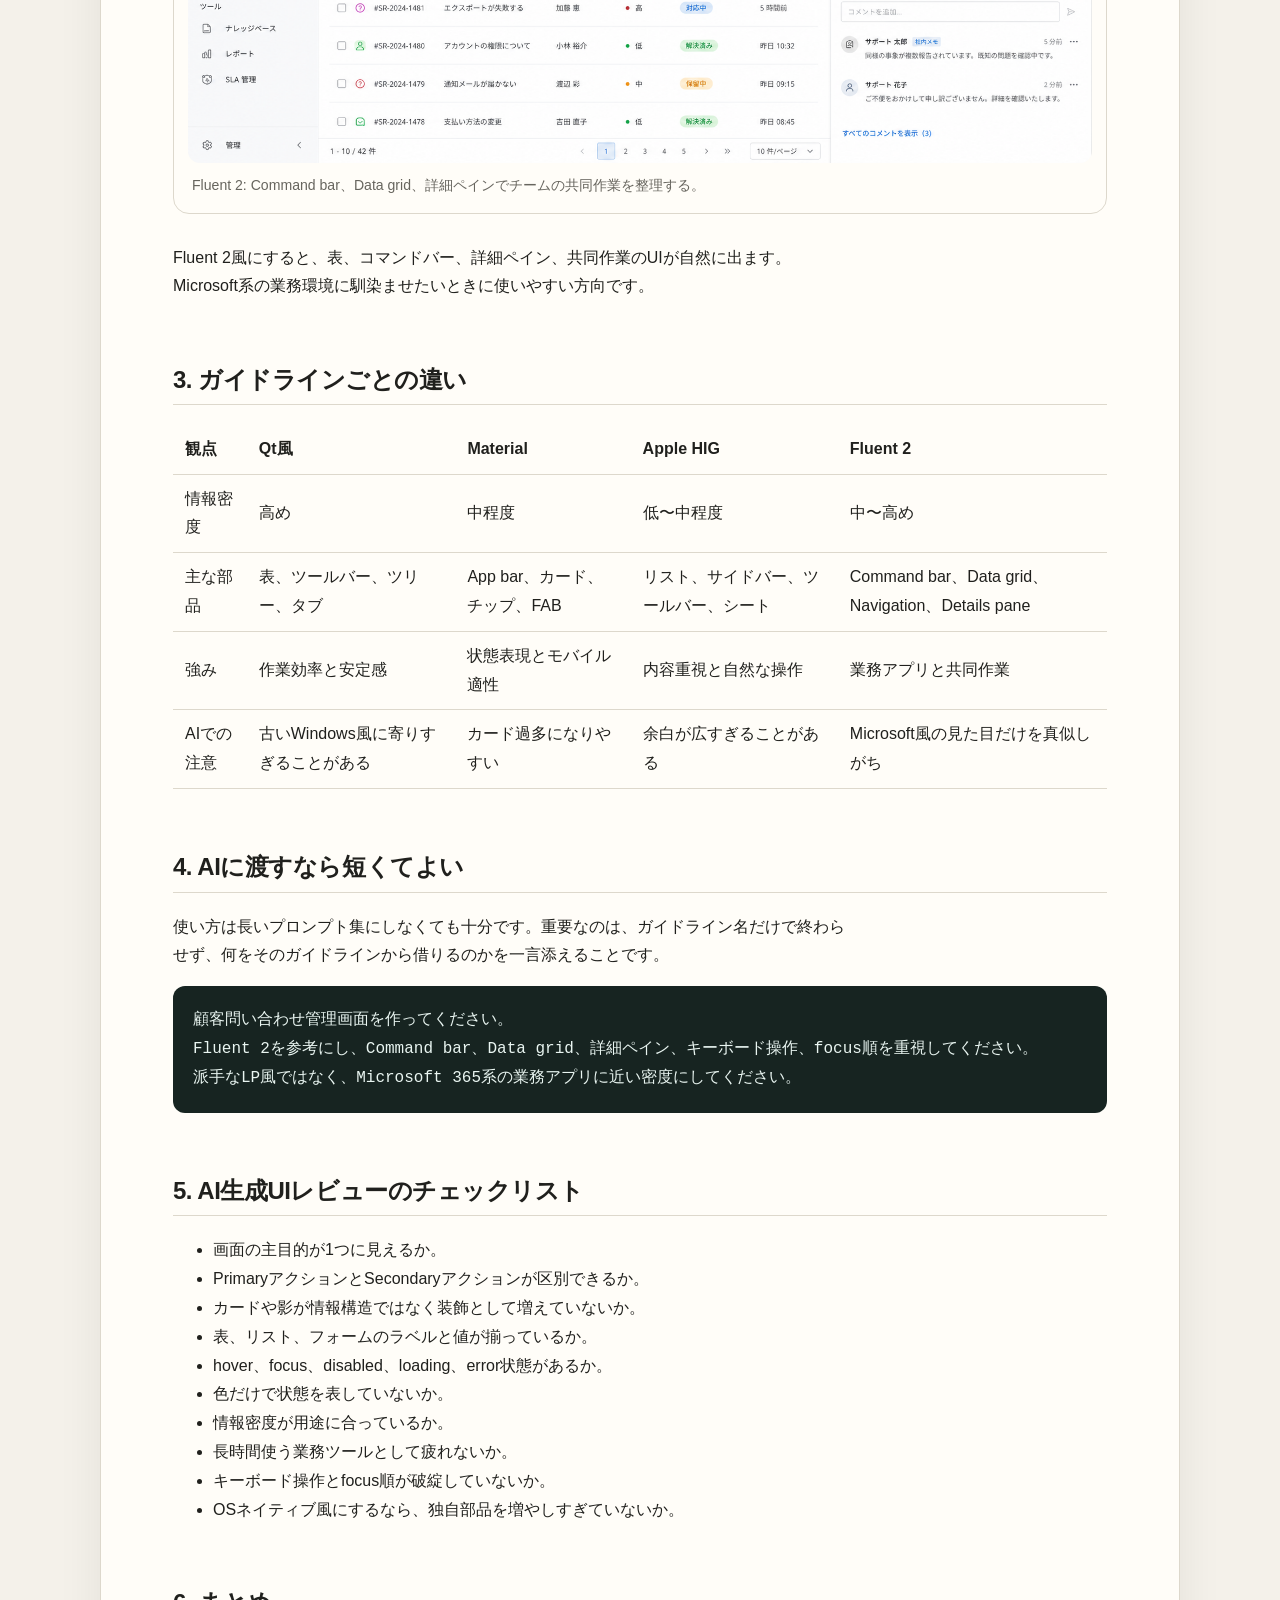
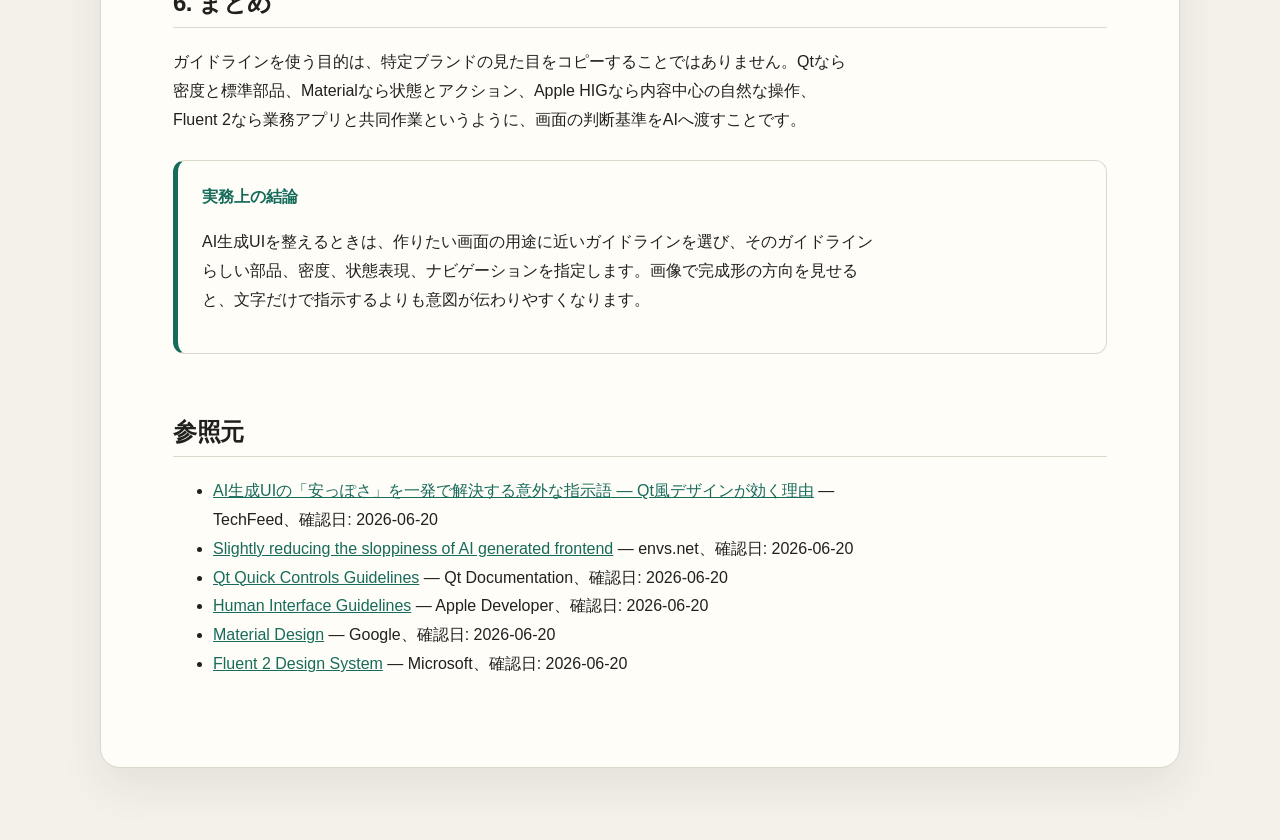
<file: notes/2026-06-19-ui-guidelines-for-ai-generated-ui/index.html>
<!doctype html>
<html lang="ja">
<head>
  <meta charset="utf-8">
  <meta name="viewport" content="width=device-width, initial-scale=1">
  <meta name="description" content="AI生成UIに効くQt、Material Design、Apple HIG、Fluent 2の考え方と画面サンプルを整理">
  <title>AI生成UIに効くUIガイドライン | Technical Notes</title>
  <link rel="stylesheet" href="../../styles/site.css">
</head>
<body>
  <main class="page-shell article">
    <nav><a href="../../">← ノート一覧へ</a></nav>
    <p class="eyebrow">Frontend · 2026-06-19</p>
    <h1>AI生成UIに効くUIガイドライン</h1>
    <p class="lead">AI生成UIの品質を上げるために、Qt、Material Design、Apple Human Interface Guidelines、Fluent 2の考え方と、同じ題材をそれぞれのガイドラインに寄せたときの画面サンプルを整理する。</p>

    <div class="callout">
      <strong>30秒でわかる答え</strong>
      <p>ガイドライン名を使う価値は、AIへまとまった制約を渡せることです。Qt風なら密度のある業務ツール、Materialなら状態と動きが分かるモバイル/Webアプリ、Apple HIGなら内容を主役にした自然な操作、Fluent 2ならMicrosoft 365風の共同作業画面へ寄せやすくなります。</p>
    </div>

    <h2>1. ガイドラインは「見た目」ではなく制約セット</h2>
    <p>UIガイドラインは、単なる配色や雰囲気ではありません。どの部品を使うか、余白をどう取るか、状態をどう見せるか、操作をどの順番で進めるか、どの密度で情報を置くかをまとめた制約セットです。</p>
    <p>AIにとっても、この制約セットは有効です。「きれいに」「モダンに」では出力が平均的なWeb UIへ流れやすい一方で、ガイドライン名を指定すると、部品、階層、密度、状態表現の方向が揃いやすくなります。</p>

    <table>
      <thead><tr><th>ガイドライン</th><th>中心にある考え方</th><th>向いている画面</th></tr></thead>
      <tbody>
        <tr><td>Qt Quick Controls Guidelines / Qt風</td><td>標準コントロールを適材適所で使う実用アプリ設計</td><td>管理画面、デスクトップ風ツール、業務アプリ</td></tr>
        <tr><td>Material Design</td><td>コンポーネント、状態、動き、階層を体系化する設計</td><td>モバイルWeb、Android風アプリ、状態変化が多いUI</td></tr>
        <tr><td>Apple Human Interface Guidelines</td><td>内容を主役にし、プラットフォームの慣習に沿う設計</td><td>iOS/macOS風アプリ、個人向けツール、軽い編集画面</td></tr>
        <tr><td>Fluent 2 Design System</td><td>業務アプリの生産性、アクセシビリティ、一貫性を支える設計</td><td>Microsoft 365風ツール、チーム業務、情報量の多い画面</td></tr>
      </tbody>
    </table>

    <h2>2. 同じ題材で見るサンプル</h2>
    <p>ここでは「顧客問い合わせを確認し、担当者を割り当て、返信状況を管理する画面」を同じ題材として、各ガイドラインに寄せた場合の違いを見ます。</p>

    <h3>Qt風のサンプル: 密度のあるデスクトップ業務ツール</h3>
    <p>Qt Quick Controlsは、ボタン、入力、メニュー、ナビゲーション、ポップアップなどのコントロールを組み合わせて、Qt Quick上で完全なインターフェイスを作るための実用的なガイドラインを提供しています。ポイントは、凝った装飾よりも、標準部品を使って操作対象をはっきりさせることです。</p>
    <figure class="architecture-figure ui-sample-figure">
      <img src="assets/qt-style-dashboard.png" alt="Qt風の顧客問い合わせ管理画面。メニューバー、ツールバー、ツリーナビゲーション、問い合わせ一覧テーブル、詳細ペイン、ステータスバーを持つ密度の高いデスクトップアプリ。">
      <figcaption class="figure-caption">Qt風: 標準部品、表、ツールバー、分割ペインで長時間作業する業務画面に寄せる。</figcaption>
    </figure>
    <p>AI生成UIでは、この指定にすると巨大なカードやLP風の余白が減り、表、ツールバー、分割ペインを中心にした「作業する画面」になりやすくなります。</p>

    <h3>Material Designのサンプル: 状態とアクションが見えるモバイル/Webアプリ</h3>
    <p>Material Designは、コンポーネント、色、タイポグラフィ、モーション、状態などを体系化したデザインシステムです。操作可能な要素、選択状態、エラー、読み込み、画面遷移を明確に見せるのが得意です。</p>
    <figure class="architecture-figure ui-sample-figure">
      <img src="assets/material-support-mobile.png" alt="Material Design風の顧客問い合わせモバイル画面。紫のトップアプリバー、状態チップ、カード、Floating Action Button、下部シートがある。">
      <figcaption class="figure-caption">Material Design: 状態チップ、カード、FAB、Bottom sheetで操作と状態を視覚的に見せる。</figcaption>
    </figure>
    <p>Material風にすると、タップ領域、状態変化、画面遷移が整理されます。一方でAIはカードを増やしがちなので、業務画面ではカードの使いどころを限定した方がよいです。</p>

    <h3>Apple HIGのサンプル: 内容を主役にした軽い操作画面</h3>
    <p>Apple Human Interface Guidelinesは、iOS、iPadOS、macOSなどのプラットフォームらしい操作、階層、余白、入力、アクセシビリティを扱います。画面そのものを飾るより、ユーザーの内容と自然な操作を主役にする方向です。</p>
    <figure class="architecture-figure ui-sample-figure">
      <img src="assets/apple-hig-inbox.png" alt="Apple HIG風の顧客問い合わせ画面。淡いサイドバー、問い合わせリスト、広い詳細ペイン、返信フォームを持つ内容中心のデスクトップアプリ。">
      <figcaption class="figure-caption">Apple HIG: 装飾を抑え、内容、階層、自然な操作を主役にする。</figcaption>
    </figure>
    <p>Apple HIG風にすると、情報密度よりも読みやすさと自然な操作が前に出ます。業務用の大量処理画面より、個人の作業、確認、編集、返信に向いた見え方になります。</p>

    <h3>Fluent 2のサンプル: Microsoft 365風の共同作業画面</h3>
    <p>Fluent 2は、Microsoft 365やTeamsのような業務アプリで、一貫したコンポーネント、アクセシビリティ、共同作業の流れを作るためのデザインシステムです。大量の情報を扱いながら、コマンド、ナビゲーション、詳細ペインを整理するのに向いています。</p>
    <figure class="architecture-figure ui-sample-figure">
      <img src="assets/fluent-support-dashboard.png" alt="Fluent 2風の顧客問い合わせ業務画面。左ナビゲーション、コマンドバー、データグリッド、詳細ペイン、コメント欄がある。">
      <figcaption class="figure-caption">Fluent 2: Command bar、Data grid、詳細ペインでチームの共同作業を整理する。</figcaption>
    </figure>
    <p>Fluent 2風にすると、表、コマンドバー、詳細ペイン、共同作業のUIが自然に出ます。Microsoft系の業務環境に馴染ませたいときに使いやすい方向です。</p>

    <h2>3. ガイドラインごとの違い</h2>
    <table>
      <thead><tr><th>観点</th><th>Qt風</th><th>Material</th><th>Apple HIG</th><th>Fluent 2</th></tr></thead>
      <tbody>
        <tr><td>情報密度</td><td>高め</td><td>中程度</td><td>低〜中程度</td><td>中〜高め</td></tr>
        <tr><td>主な部品</td><td>表、ツールバー、ツリー、タブ</td><td>App bar、カード、チップ、FAB</td><td>リスト、サイドバー、ツールバー、シート</td><td>Command bar、Data grid、Navigation、Details pane</td></tr>
        <tr><td>強み</td><td>作業効率と安定感</td><td>状態表現とモバイル適性</td><td>内容重視と自然な操作</td><td>業務アプリと共同作業</td></tr>
        <tr><td>AIでの注意</td><td>古いWindows風に寄りすぎることがある</td><td>カード過多になりやすい</td><td>余白が広すぎることがある</td><td>Microsoft風の見た目だけを真似しがち</td></tr>
      </tbody>
    </table>

    <h2>4. AIに渡すなら短くてよい</h2>
    <p>使い方は長いプロンプト集にしなくても十分です。重要なのは、ガイドライン名だけで終わらせず、何をそのガイドラインから借りるのかを一言添えることです。</p>
    <pre><code>顧客問い合わせ管理画面を作ってください。
Fluent 2を参考にし、Command bar、Data grid、詳細ペイン、キーボード操作、focus順を重視してください。
派手なLP風ではなく、Microsoft 365系の業務アプリに近い密度にしてください。</code></pre>

    <h2>5. AI生成UIレビューのチェックリスト</h2>
    <ul>
      <li>画面の主目的が1つに見えるか。</li>
      <li>PrimaryアクションとSecondaryアクションが区別できるか。</li>
      <li>カードや影が情報構造ではなく装飾として増えていないか。</li>
      <li>表、リスト、フォームのラベルと値が揃っているか。</li>
      <li>hover、focus、disabled、loading、error状態があるか。</li>
      <li>色だけで状態を表していないか。</li>
      <li>情報密度が用途に合っているか。</li>
      <li>長時間使う業務ツールとして疲れないか。</li>
      <li>キーボード操作とfocus順が破綻していないか。</li>
      <li>OSネイティブ風にするなら、独自部品を増やしすぎていないか。</li>
    </ul>

    <h2>6. まとめ</h2>
    <p>ガイドラインを使う目的は、特定ブランドの見た目をコピーすることではありません。Qtなら密度と標準部品、Materialなら状態とアクション、Apple HIGなら内容中心の自然な操作、Fluent 2なら業務アプリと共同作業というように、画面の判断基準をAIへ渡すことです。</p>

    <div class="callout">
      <strong>実務上の結論</strong>
      <p>AI生成UIを整えるときは、作りたい画面の用途に近いガイドラインを選び、そのガイドラインらしい部品、密度、状態表現、ナビゲーションを指定します。画像で完成形の方向を見せると、文字だけで指示するよりも意図が伝わりやすくなります。</p>
    </div>

    <h2>参照元</h2>
    <ul>
      <li><a href="https://techfeed.io/entries/6a2c72d2931f6b51a25a2321">AI生成UIの「安っぽさ」を一発で解決する意外な指示語 — Qt風デザインが効く理由</a> — TechFeed、確認日: 2026-06-20</li>
      <li><a href="https://envs.net/~volpe/blog/posts/reduce-slop.html">Slightly reducing the sloppiness of AI generated frontend</a> — envs.net、確認日: 2026-06-20</li>
      <li><a href="https://doc.qt.io/qt-6/qtquickcontrols-guidelines.html">Qt Quick Controls Guidelines</a> — Qt Documentation、確認日: 2026-06-20</li>
      <li><a href="https://developer.apple.com/design/human-interface-guidelines/">Human Interface Guidelines</a> — Apple Developer、確認日: 2026-06-20</li>
      <li><a href="https://m3.material.io/">Material Design</a> — Google、確認日: 2026-06-20</li>
      <li><a href="https://fluent2.microsoft.design/">Fluent 2 Design System</a> — Microsoft、確認日: 2026-06-20</li>
    </ul>
  </main>
</body>
</html>
</file>
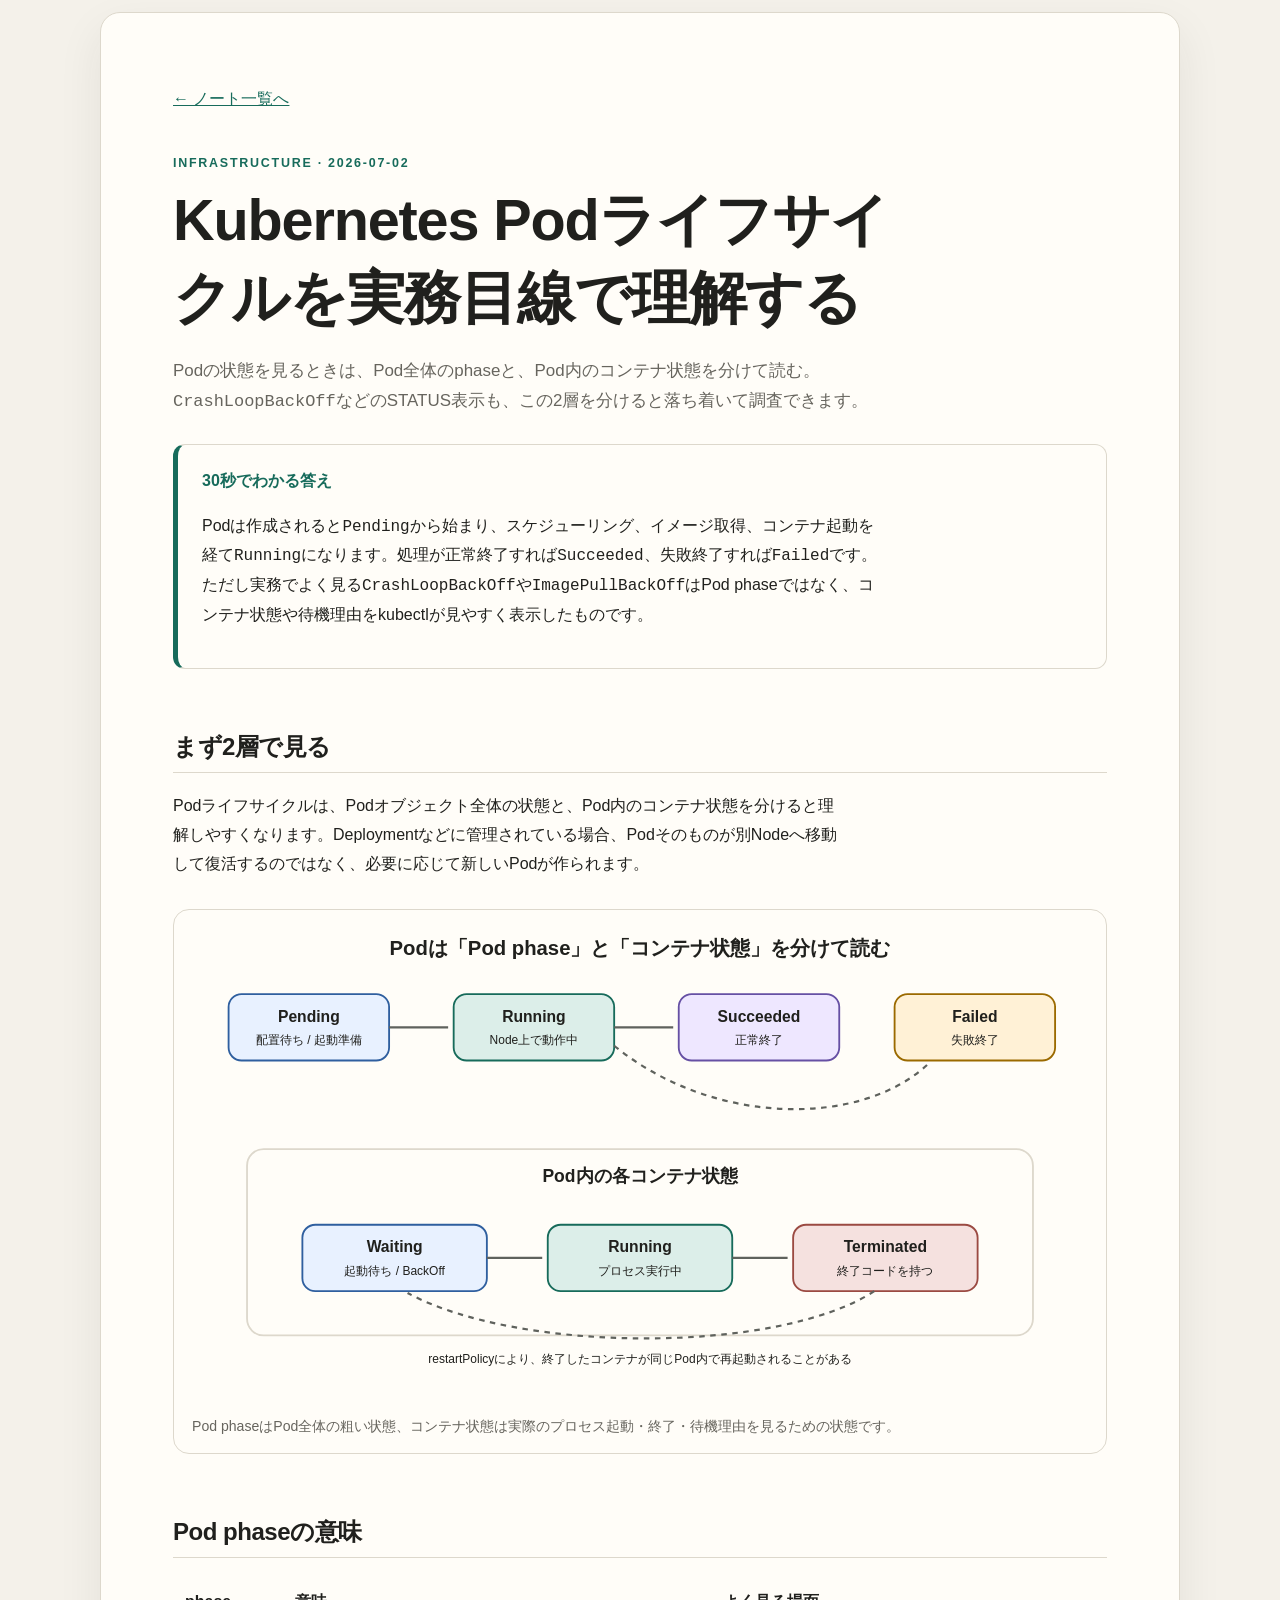
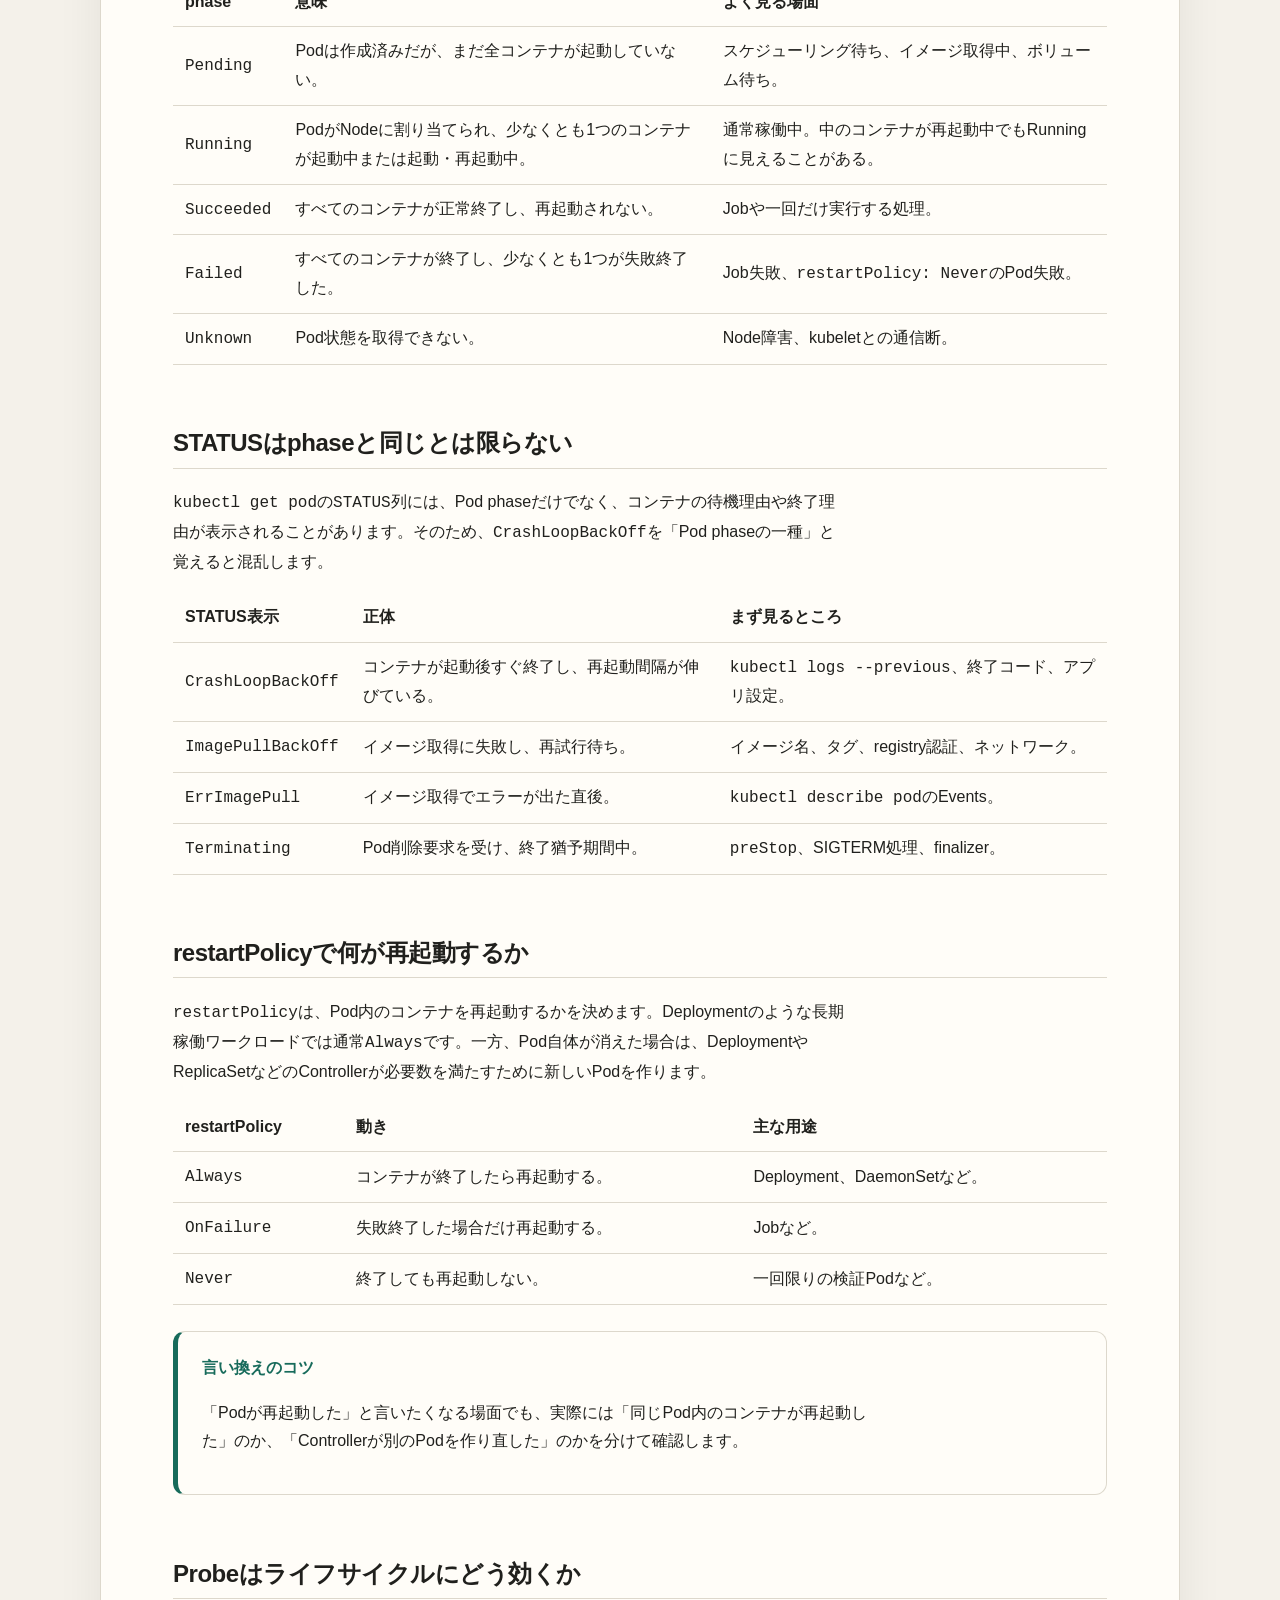
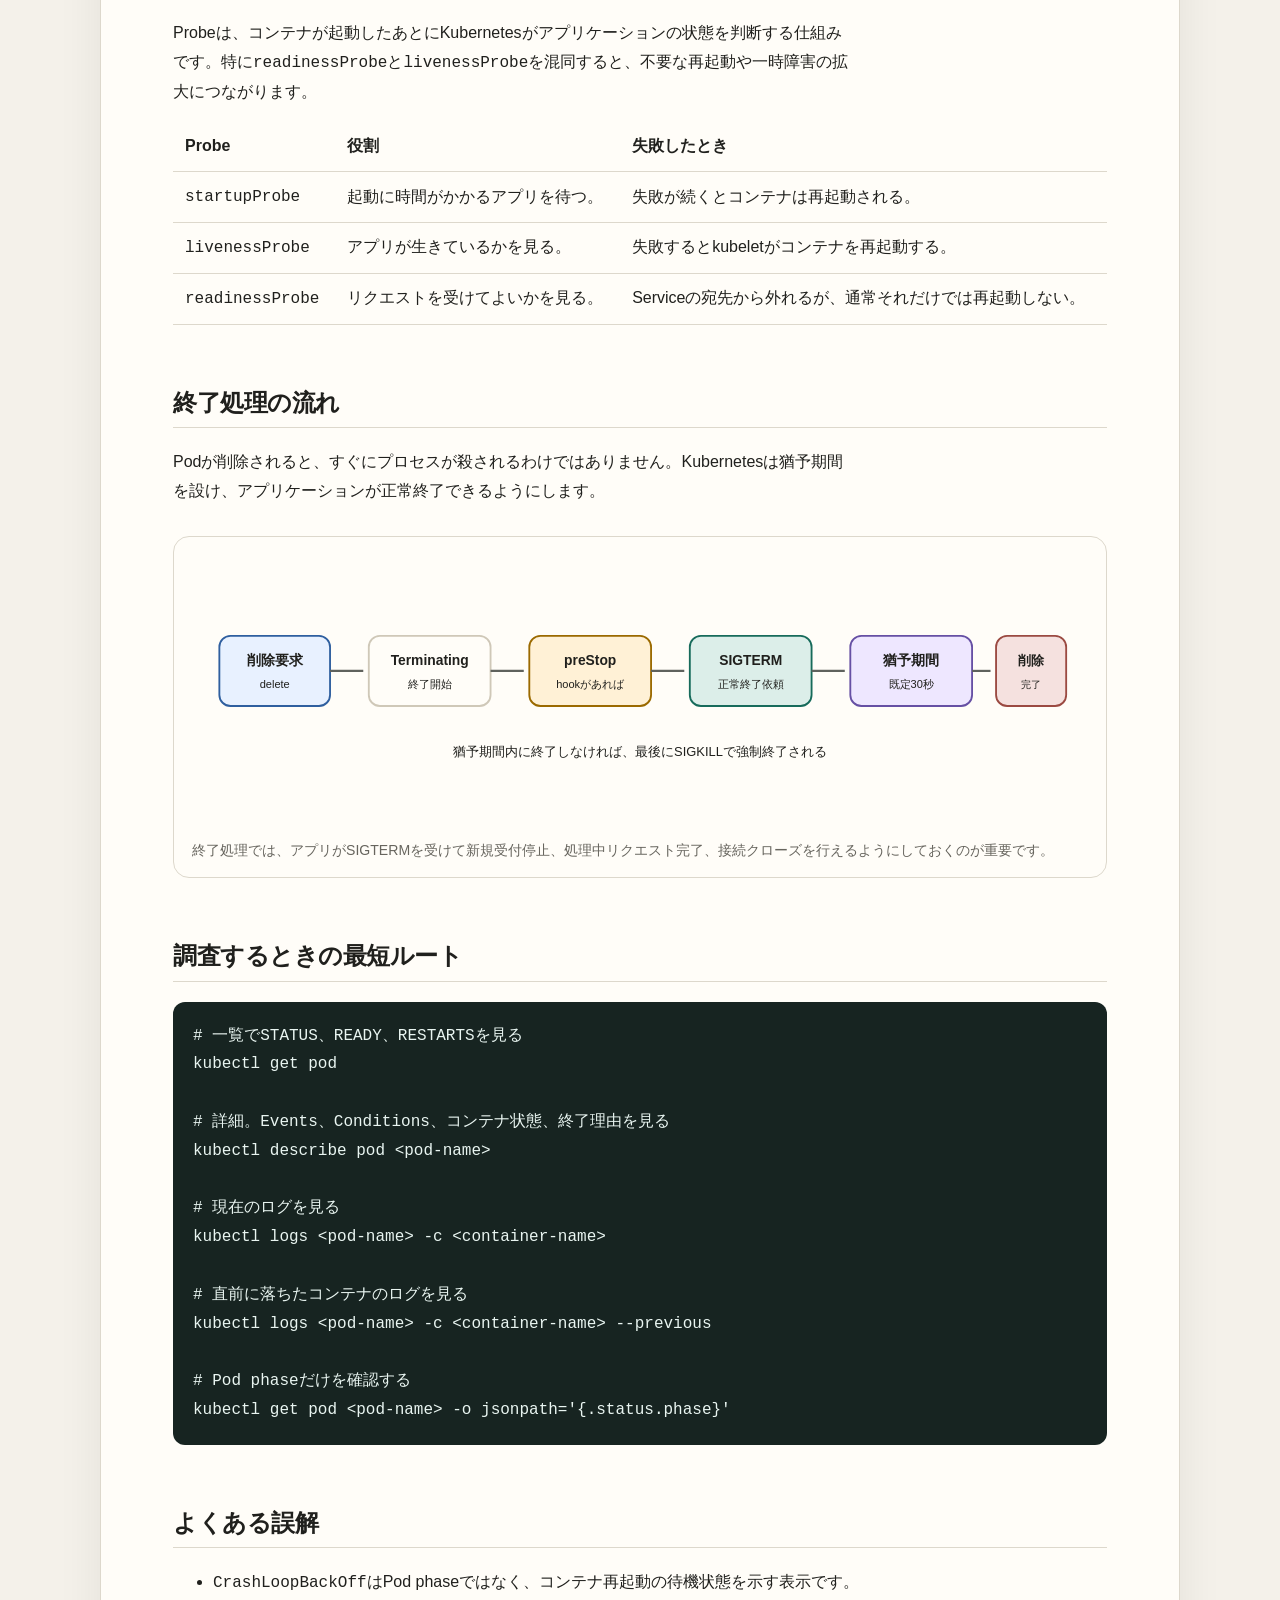
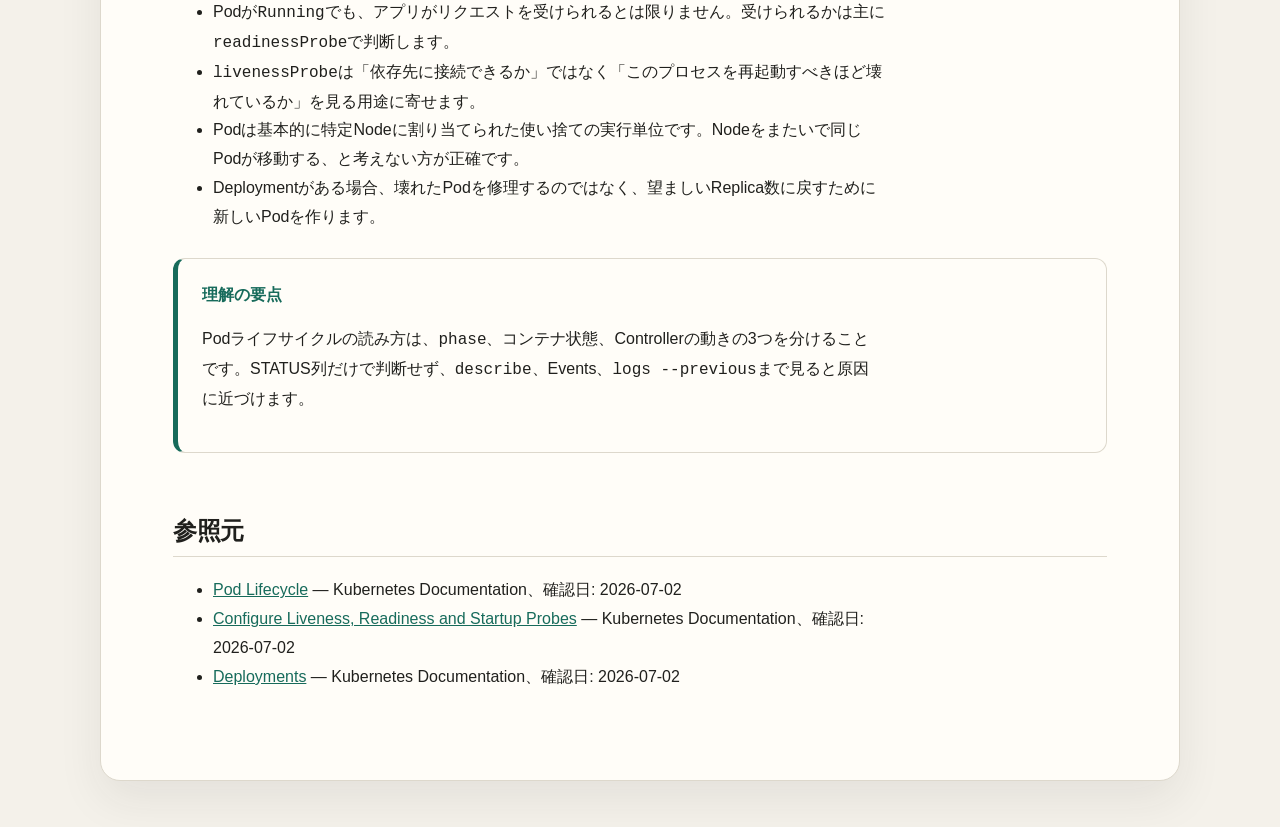
<file: notes/2026-07-02-kubernetes-pod-lifecycle/index.html>
<!doctype html>
<html lang="ja">
<head>
  <meta charset="utf-8">
  <meta name="viewport" content="width=device-width, initial-scale=1">
  <meta name="description" content="KubernetesのPodライフサイクルを、Pod phase、コンテナ状態、再起動、Probe、終了処理に分けて解説">
  <title>Kubernetes Podライフサイクルを実務目線で理解する | Technical Notes</title>
  <link rel="stylesheet" href="../../styles/site.css">
</head>
<body>
  <main class="page-shell article">
    <nav><a href="../../">← ノート一覧へ</a></nav>
    <p class="eyebrow">Infrastructure · 2026-07-02</p>
    <h1>Kubernetes Podライフサイクルを実務目線で理解する</h1>
    <p class="lead">Podの状態を見るときは、Pod全体のphaseと、Pod内のコンテナ状態を分けて読む。<code>CrashLoopBackOff</code>などのSTATUS表示も、この2層を分けると落ち着いて調査できます。</p>

    <div class="callout">
      <strong>30秒でわかる答え</strong>
      <p>Podは作成されると<code>Pending</code>から始まり、スケジューリング、イメージ取得、コンテナ起動を経て<code>Running</code>になります。処理が正常終了すれば<code>Succeeded</code>、失敗終了すれば<code>Failed</code>です。ただし実務でよく見る<code>CrashLoopBackOff</code>や<code>ImagePullBackOff</code>はPod phaseではなく、コンテナ状態や待機理由をkubectlが見やすく表示したものです。</p>
    </div>

    <h2>まず2層で見る</h2>
    <p>Podライフサイクルは、Podオブジェクト全体の状態と、Pod内のコンテナ状態を分けると理解しやすくなります。Deploymentなどに管理されている場合、Podそのものが別Nodeへ移動して復活するのではなく、必要に応じて新しいPodが作られます。</p>

    <figure class="architecture-figure" aria-label="Podライフサイクルの2層構造">
      <svg viewBox="0 0 980 520" role="img" aria-labelledby="pod-life-title pod-life-desc">
        <title id="pod-life-title">Pod phaseとコンテナ状態の関係</title>
        <desc id="pod-life-desc">Pod全体にはPending、Running、Succeeded、Failed、Unknownのphaseがあり、コンテナにはWaiting、Running、Terminatedの状態がある。</desc>
        <defs>
          <marker id="arrowhead-pod" markerWidth="10" markerHeight="8" refX="9" refY="4" orient="auto">
            <polygon points="0 0, 10 4, 0 8" fill="#5f625d"></polygon>
          </marker>
        </defs>

        <text x="490" y="34" text-anchor="middle" font-size="22" font-weight="800">Podは「Pod phase」と「コンテナ状態」を分けて読む</text>
        <rect x="44" y="76" width="174" height="72" rx="14" class="node search"></rect>
        <text x="131" y="106" text-anchor="middle" font-size="17" font-weight="800">Pending</text>
        <text x="131" y="130" text-anchor="middle" font-size="13">配置待ち / 起動準備</text>
        <rect x="288" y="76" width="174" height="72" rx="14" class="node control"></rect>
        <text x="375" y="106" text-anchor="middle" font-size="17" font-weight="800">Running</text>
        <text x="375" y="130" text-anchor="middle" font-size="13">Node上で動作中</text>
        <rect x="532" y="76" width="174" height="72" rx="14" class="node ai"></rect>
        <text x="619" y="106" text-anchor="middle" font-size="17" font-weight="800">Succeeded</text>
        <text x="619" y="130" text-anchor="middle" font-size="13">正常終了</text>
        <rect x="766" y="76" width="174" height="72" rx="14" class="node api"></rect>
        <text x="853" y="106" text-anchor="middle" font-size="17" font-weight="800">Failed</text>
        <text x="853" y="130" text-anchor="middle" font-size="13">失敗終了</text>
        <path d="M218 112 L282 112" class="arrow" marker-end="url(#arrowhead-pod)"></path>
        <path d="M462 112 L526 112" class="arrow" marker-end="url(#arrowhead-pod)"></path>
        <path d="M462 132 C570 220 730 220 802 152" class="arrow dashed" marker-end="url(#arrowhead-pod)"></path>

        <rect x="64" y="244" width="852" height="202" rx="18" fill="#fffdf8" stroke="#ddd8cc" stroke-width="2"></rect>
        <text x="490" y="280" text-anchor="middle" font-size="19" font-weight="800">Pod内の各コンテナ状態</text>
        <rect x="124" y="326" width="200" height="72" rx="14" class="node search"></rect>
        <text x="224" y="356" text-anchor="middle" font-size="17" font-weight="800">Waiting</text>
        <text x="224" y="380" text-anchor="middle" font-size="13">起動待ち / BackOff</text>
        <rect x="390" y="326" width="200" height="72" rx="14" class="node control"></rect>
        <text x="490" y="356" text-anchor="middle" font-size="17" font-weight="800">Running</text>
        <text x="490" y="380" text-anchor="middle" font-size="13">プロセス実行中</text>
        <rect x="656" y="326" width="200" height="72" rx="14" class="node ops"></rect>
        <text x="756" y="356" text-anchor="middle" font-size="17" font-weight="800">Terminated</text>
        <text x="756" y="380" text-anchor="middle" font-size="13">終了コードを持つ</text>
        <path d="M324 362 L384 362" class="arrow" marker-end="url(#arrowhead-pod)"></path>
        <path d="M590 362 L650 362" class="arrow" marker-end="url(#arrowhead-pod)"></path>
        <path d="M744 398 C640 466 360 466 238 400" class="arrow dashed" marker-end="url(#arrowhead-pod)"></path>
        <text x="490" y="476" text-anchor="middle" font-size="13">restartPolicyにより、終了したコンテナが同じPod内で再起動されることがある</text>
      </svg>
      <figcaption class="figure-caption">Pod phaseはPod全体の粗い状態、コンテナ状態は実際のプロセス起動・終了・待機理由を見るための状態です。</figcaption>
    </figure>

    <h2>Pod phaseの意味</h2>
    <table>
      <thead><tr><th>phase</th><th>意味</th><th>よく見る場面</th></tr></thead>
      <tbody>
        <tr><td><code>Pending</code></td><td>Podは作成済みだが、まだ全コンテナが起動していない。</td><td>スケジューリング待ち、イメージ取得中、ボリューム待ち。</td></tr>
        <tr><td><code>Running</code></td><td>PodがNodeに割り当てられ、少なくとも1つのコンテナが起動中または起動・再起動中。</td><td>通常稼働中。中のコンテナが再起動中でもRunningに見えることがある。</td></tr>
        <tr><td><code>Succeeded</code></td><td>すべてのコンテナが正常終了し、再起動されない。</td><td>Jobや一回だけ実行する処理。</td></tr>
        <tr><td><code>Failed</code></td><td>すべてのコンテナが終了し、少なくとも1つが失敗終了した。</td><td>Job失敗、<code>restartPolicy: Never</code>のPod失敗。</td></tr>
        <tr><td><code>Unknown</code></td><td>Pod状態を取得できない。</td><td>Node障害、kubeletとの通信断。</td></tr>
      </tbody>
    </table>

    <h2>STATUSはphaseと同じとは限らない</h2>
    <p><code>kubectl get pod</code>の<code>STATUS</code>列には、Pod phaseだけでなく、コンテナの待機理由や終了理由が表示されることがあります。そのため、<code>CrashLoopBackOff</code>を「Pod phaseの一種」と覚えると混乱します。</p>

    <table>
      <thead><tr><th>STATUS表示</th><th>正体</th><th>まず見るところ</th></tr></thead>
      <tbody>
        <tr><td><code>CrashLoopBackOff</code></td><td>コンテナが起動後すぐ終了し、再起動間隔が伸びている。</td><td><code>kubectl logs --previous</code>、終了コード、アプリ設定。</td></tr>
        <tr><td><code>ImagePullBackOff</code></td><td>イメージ取得に失敗し、再試行待ち。</td><td>イメージ名、タグ、registry認証、ネットワーク。</td></tr>
        <tr><td><code>ErrImagePull</code></td><td>イメージ取得でエラーが出た直後。</td><td><code>kubectl describe pod</code>のEvents。</td></tr>
        <tr><td><code>Terminating</code></td><td>Pod削除要求を受け、終了猶予期間中。</td><td><code>preStop</code>、SIGTERM処理、finalizer。</td></tr>
      </tbody>
    </table>

    <h2>restartPolicyで何が再起動するか</h2>
    <p><code>restartPolicy</code>は、Pod内のコンテナを再起動するかを決めます。Deploymentのような長期稼働ワークロードでは通常<code>Always</code>です。一方、Pod自体が消えた場合は、DeploymentやReplicaSetなどのControllerが必要数を満たすために新しいPodを作ります。</p>

    <table>
      <thead><tr><th>restartPolicy</th><th>動き</th><th>主な用途</th></tr></thead>
      <tbody>
        <tr><td><code>Always</code></td><td>コンテナが終了したら再起動する。</td><td>Deployment、DaemonSetなど。</td></tr>
        <tr><td><code>OnFailure</code></td><td>失敗終了した場合だけ再起動する。</td><td>Jobなど。</td></tr>
        <tr><td><code>Never</code></td><td>終了しても再起動しない。</td><td>一回限りの検証Podなど。</td></tr>
      </tbody>
    </table>

    <div class="callout">
      <strong>言い換えのコツ</strong>
      <p>「Podが再起動した」と言いたくなる場面でも、実際には「同じPod内のコンテナが再起動した」のか、「Controllerが別のPodを作り直した」のかを分けて確認します。</p>
    </div>

    <h2>Probeはライフサイクルにどう効くか</h2>
    <p>Probeは、コンテナが起動したあとにKubernetesがアプリケーションの状態を判断する仕組みです。特に<code>readinessProbe</code>と<code>livenessProbe</code>を混同すると、不要な再起動や一時障害の拡大につながります。</p>

    <table>
      <thead><tr><th>Probe</th><th>役割</th><th>失敗したとき</th></tr></thead>
      <tbody>
        <tr><td><code>startupProbe</code></td><td>起動に時間がかかるアプリを待つ。</td><td>失敗が続くとコンテナは再起動される。</td></tr>
        <tr><td><code>livenessProbe</code></td><td>アプリが生きているかを見る。</td><td>失敗するとkubeletがコンテナを再起動する。</td></tr>
        <tr><td><code>readinessProbe</code></td><td>リクエストを受けてよいかを見る。</td><td>Serviceの宛先から外れるが、通常それだけでは再起動しない。</td></tr>
      </tbody>
    </table>

    <h2>終了処理の流れ</h2>
    <p>Podが削除されると、すぐにプロセスが殺されるわけではありません。Kubernetesは猶予期間を設け、アプリケーションが正常終了できるようにします。</p>

    <figure class="architecture-figure" aria-label="Pod終了処理の流れ">
      <svg viewBox="0 0 980 300" role="img" aria-labelledby="pod-term-title pod-term-desc">
        <title id="pod-term-title">Pod終了処理</title>
        <desc id="pod-term-desc">削除要求、Terminating、preStop、SIGTERM、猶予期間、SIGKILL、削除完了の順に進む。</desc>
        <defs>
          <marker id="arrowhead-term" markerWidth="10" markerHeight="8" refX="9" refY="4" orient="auto">
            <polygon points="0 0, 10 4, 0 8" fill="#5f625d"></polygon>
          </marker>
        </defs>
        <rect x="34" y="92" width="120" height="76" rx="12" class="node search"></rect>
        <text x="94" y="124" text-anchor="middle" font-size="15" font-weight="800">削除要求</text>
        <text x="94" y="148" text-anchor="middle" font-size="12">delete</text>
        <rect x="196" y="92" width="132" height="76" rx="12" class="node"></rect>
        <text x="262" y="124" text-anchor="middle" font-size="15" font-weight="800">Terminating</text>
        <text x="262" y="148" text-anchor="middle" font-size="12">終了開始</text>
        <rect x="370" y="92" width="132" height="76" rx="12" class="node api"></rect>
        <text x="436" y="124" text-anchor="middle" font-size="15" font-weight="800">preStop</text>
        <text x="436" y="148" text-anchor="middle" font-size="12">hookがあれば</text>
        <rect x="544" y="92" width="132" height="76" rx="12" class="node control"></rect>
        <text x="610" y="124" text-anchor="middle" font-size="15" font-weight="800">SIGTERM</text>
        <text x="610" y="148" text-anchor="middle" font-size="12">正常終了依頼</text>
        <rect x="718" y="92" width="132" height="76" rx="12" class="node ai"></rect>
        <text x="784" y="124" text-anchor="middle" font-size="15" font-weight="800">猶予期間</text>
        <text x="784" y="148" text-anchor="middle" font-size="12">既定30秒</text>
        <rect x="876" y="92" width="76" height="76" rx="12" class="node ops"></rect>
        <text x="914" y="124" text-anchor="middle" font-size="14" font-weight="800">削除</text>
        <text x="914" y="148" text-anchor="middle" font-size="11">完了</text>
        <path d="M154 130 L190 130" class="arrow" marker-end="url(#arrowhead-term)"></path>
        <path d="M328 130 L364 130" class="arrow" marker-end="url(#arrowhead-term)"></path>
        <path d="M502 130 L538 130" class="arrow" marker-end="url(#arrowhead-term)"></path>
        <path d="M676 130 L712 130" class="arrow" marker-end="url(#arrowhead-term)"></path>
        <path d="M850 130 L870 130" class="arrow" marker-end="url(#arrowhead-term)"></path>
        <text x="490" y="222" text-anchor="middle" font-size="14">猶予期間内に終了しなければ、最後にSIGKILLで強制終了される</text>
      </svg>
      <figcaption class="figure-caption">終了処理では、アプリがSIGTERMを受けて新規受付停止、処理中リクエスト完了、接続クローズを行えるようにしておくのが重要です。</figcaption>
    </figure>

    <h2>調査するときの最短ルート</h2>
    <pre><code># 一覧でSTATUS、READY、RESTARTSを見る
kubectl get pod

# 詳細。Events、Conditions、コンテナ状態、終了理由を見る
kubectl describe pod &lt;pod-name&gt;

# 現在のログを見る
kubectl logs &lt;pod-name&gt; -c &lt;container-name&gt;

# 直前に落ちたコンテナのログを見る
kubectl logs &lt;pod-name&gt; -c &lt;container-name&gt; --previous

# Pod phaseだけを確認する
kubectl get pod &lt;pod-name&gt; -o jsonpath='{.status.phase}'</code></pre>

    <h2>よくある誤解</h2>
    <ul>
      <li><code>CrashLoopBackOff</code>はPod phaseではなく、コンテナ再起動の待機状態を示す表示です。</li>
      <li>Podが<code>Running</code>でも、アプリがリクエストを受けられるとは限りません。受けられるかは主に<code>readinessProbe</code>で判断します。</li>
      <li><code>livenessProbe</code>は「依存先に接続できるか」ではなく「このプロセスを再起動すべきほど壊れているか」を見る用途に寄せます。</li>
      <li>Podは基本的に特定Nodeに割り当てられた使い捨ての実行単位です。Nodeをまたいで同じPodが移動する、と考えない方が正確です。</li>
      <li>Deploymentがある場合、壊れたPodを修理するのではなく、望ましいReplica数に戻すために新しいPodを作ります。</li>
    </ul>

    <div class="callout">
      <strong>理解の要点</strong>
      <p>Podライフサイクルの読み方は、<code>phase</code>、コンテナ状態、Controllerの動きの3つを分けることです。STATUS列だけで判断せず、<code>describe</code>、Events、<code>logs --previous</code>まで見ると原因に近づけます。</p>
    </div>

    <h2>参照元</h2>
    <ul>
      <li><a href="https://kubernetes.io/docs/concepts/workloads/pods/pod-lifecycle/">Pod Lifecycle</a> — Kubernetes Documentation、確認日: 2026-07-02</li>
      <li><a href="https://kubernetes.io/docs/tasks/configure-pod-container/configure-liveness-readiness-startup-probes/">Configure Liveness, Readiness and Startup Probes</a> — Kubernetes Documentation、確認日: 2026-07-02</li>
      <li><a href="https://kubernetes.io/docs/concepts/workloads/controllers/deployment/">Deployments</a> — Kubernetes Documentation、確認日: 2026-07-02</li>
    </ul>
  </main>
</body>
</html>
</file>
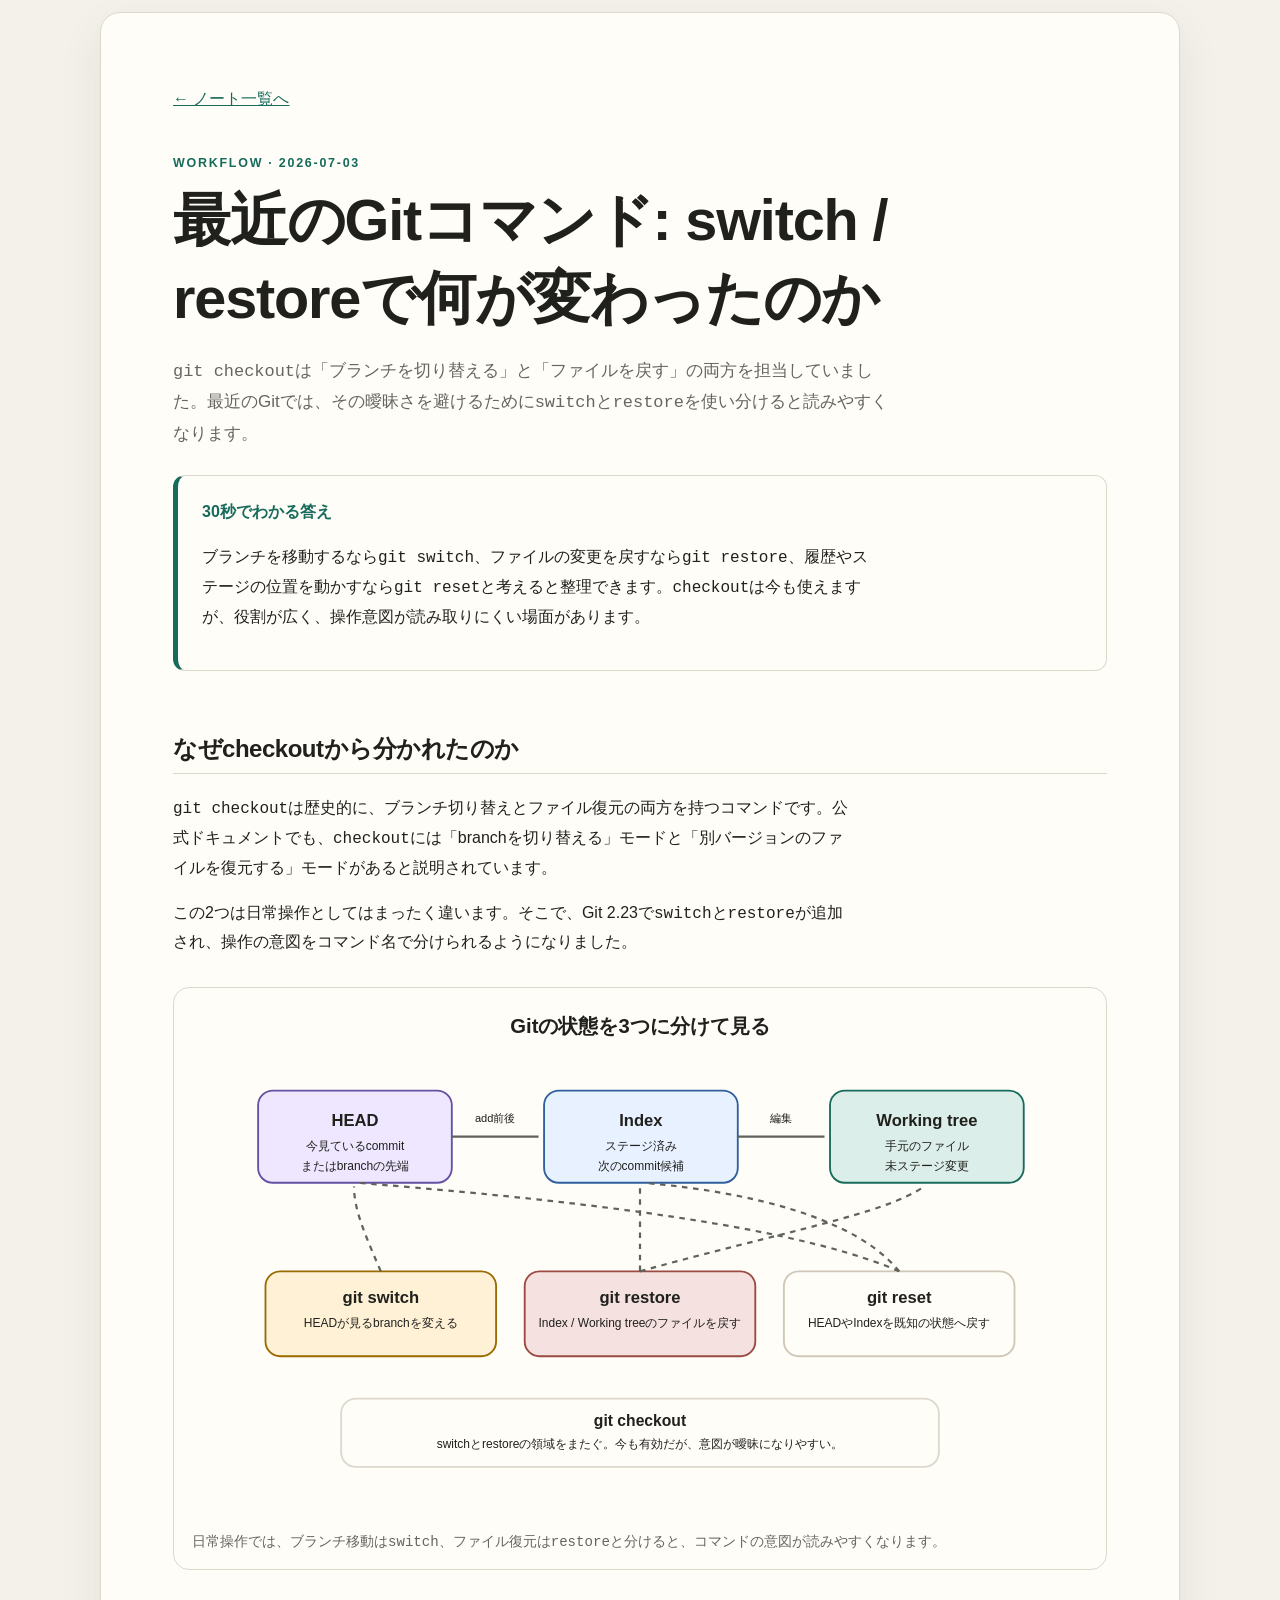
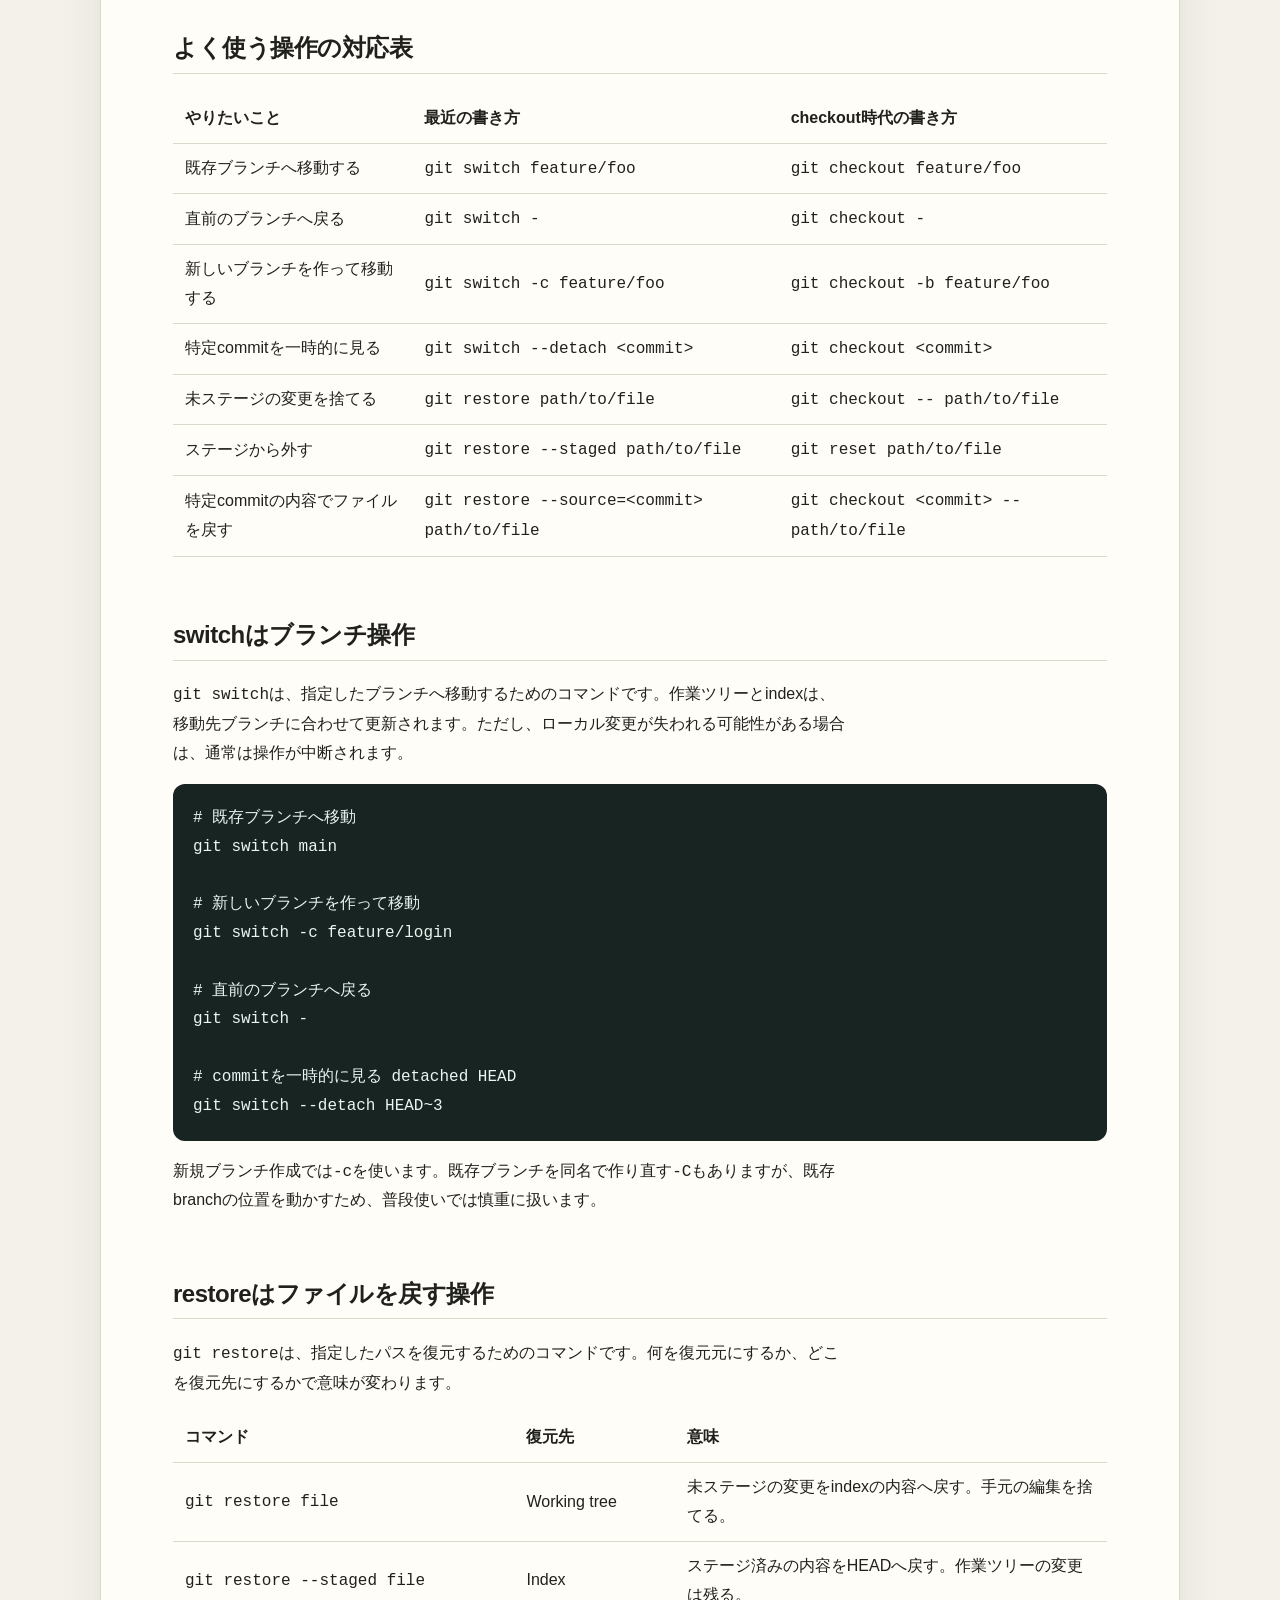
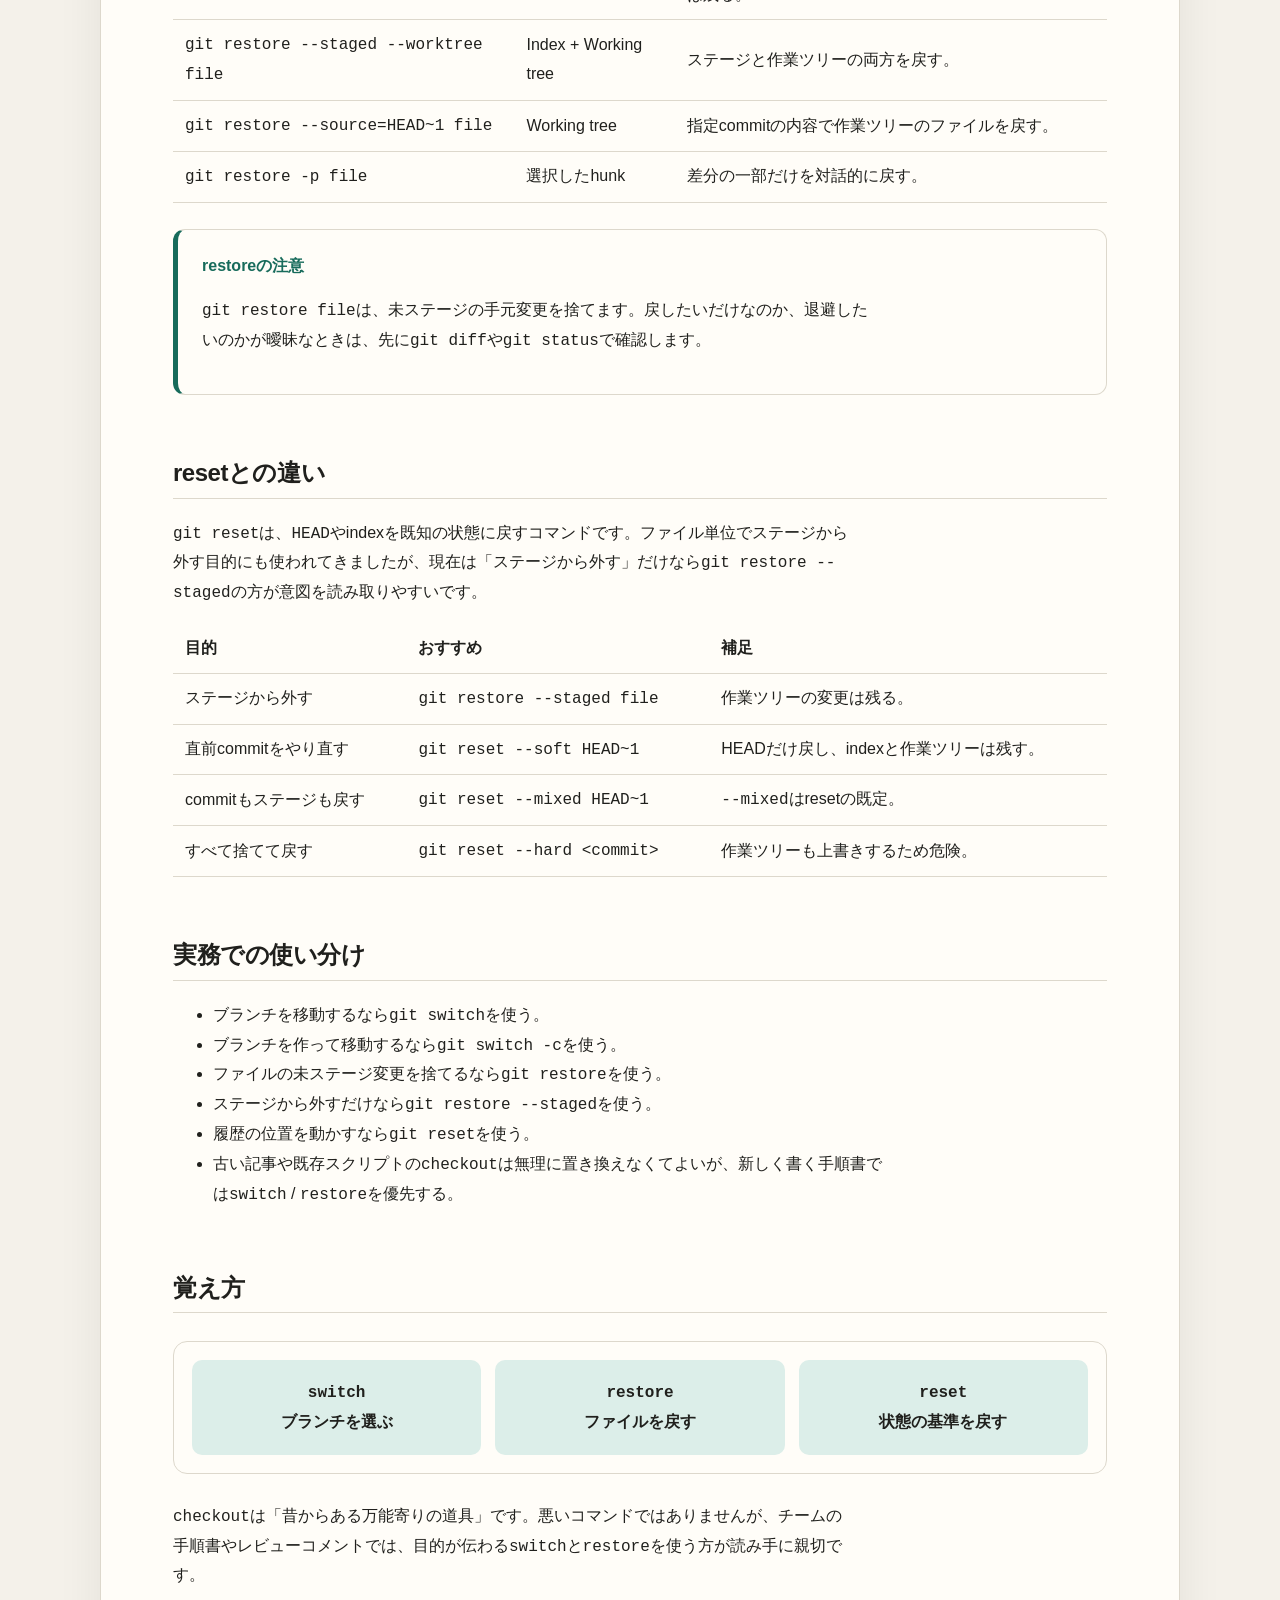
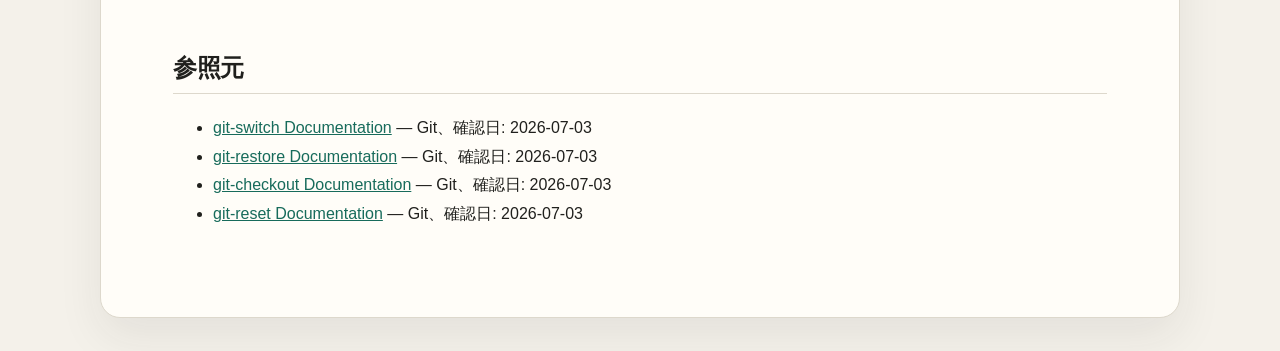
<file: notes/2026-07-03-modern-git-switch-restore/index.html>
<!doctype html>
<html lang="ja">
<head>
  <meta charset="utf-8">
  <meta name="viewport" content="width=device-width, initial-scale=1">
  <meta name="description" content="git switchとgit restoreを、checkoutやresetとの違いを含めて実務向けに整理">
  <title>最近のGitコマンド: switch / restoreで何が変わったのか | Technical Notes</title>
  <link rel="stylesheet" href="../../styles/site.css">
</head>
<body>
  <main class="page-shell article">
    <nav><a href="../../">← ノート一覧へ</a></nav>
    <p class="eyebrow">Workflow · 2026-07-03</p>
    <h1>最近のGitコマンド: switch / restoreで何が変わったのか</h1>
    <p class="lead"><code>git checkout</code>は「ブランチを切り替える」と「ファイルを戻す」の両方を担当していました。最近のGitでは、その曖昧さを避けるために<code>switch</code>と<code>restore</code>を使い分けると読みやすくなります。</p>

    <div class="callout">
      <strong>30秒でわかる答え</strong>
      <p>ブランチを移動するなら<code>git switch</code>、ファイルの変更を戻すなら<code>git restore</code>、履歴やステージの位置を動かすなら<code>git reset</code>と考えると整理できます。<code>checkout</code>は今も使えますが、役割が広く、操作意図が読み取りにくい場面があります。</p>
    </div>

    <h2>なぜcheckoutから分かれたのか</h2>
    <p><code>git checkout</code>は歴史的に、ブランチ切り替えとファイル復元の両方を持つコマンドです。公式ドキュメントでも、<code>checkout</code>には「branchを切り替える」モードと「別バージョンのファイルを復元する」モードがあると説明されています。</p>
    <p>この2つは日常操作としてはまったく違います。そこで、Git 2.23で<code>switch</code>と<code>restore</code>が追加され、操作の意図をコマンド名で分けられるようになりました。</p>

    <figure class="architecture-figure" aria-label="Gitコマンドの役割分担">
      <svg viewBox="0 0 980 560" role="img" aria-labelledby="git-commands-title git-commands-desc">
        <title id="git-commands-title">switch、restore、reset、checkoutの役割分担</title>
        <desc id="git-commands-desc">switchはブランチを切り替え、restoreは作業ツリーやステージのファイルを戻し、resetはHEADやindexを既知の状態に戻す。checkoutはswitchとrestoreの領域をまたぐ。</desc>
        <defs>
          <marker id="arrowhead-git" markerWidth="10" markerHeight="8" refX="9" refY="4" orient="auto">
            <polygon points="0 0, 10 4, 0 8" fill="#5f625d"></polygon>
          </marker>
        </defs>

        <text x="490" y="34" text-anchor="middle" font-size="22" font-weight="800">Gitの状態を3つに分けて見る</text>

        <rect x="76" y="96" width="210" height="100" rx="16" class="node ai"></rect>
        <text x="181" y="134" text-anchor="middle" font-size="18" font-weight="800">HEAD</text>
        <text x="181" y="160" text-anchor="middle" font-size="13">今見ているcommit</text>
        <text x="181" y="182" text-anchor="middle" font-size="13">またはbranchの先端</text>

        <rect x="386" y="96" width="210" height="100" rx="16" class="node search"></rect>
        <text x="491" y="134" text-anchor="middle" font-size="18" font-weight="800">Index</text>
        <text x="491" y="160" text-anchor="middle" font-size="13">ステージ済み</text>
        <text x="491" y="182" text-anchor="middle" font-size="13">次のcommit候補</text>

        <rect x="696" y="96" width="210" height="100" rx="16" class="node control"></rect>
        <text x="801" y="134" text-anchor="middle" font-size="18" font-weight="800">Working tree</text>
        <text x="801" y="160" text-anchor="middle" font-size="13">手元のファイル</text>
        <text x="801" y="182" text-anchor="middle" font-size="13">未ステージ変更</text>

        <path d="M286 146 L380 146" class="arrow" marker-end="url(#arrowhead-git)"></path>
        <path d="M596 146 L690 146" class="arrow" marker-end="url(#arrowhead-git)"></path>
        <text x="333" y="130" text-anchor="middle" font-size="12">add前後</text>
        <text x="643" y="130" text-anchor="middle" font-size="12">編集</text>

        <rect x="84" y="292" width="250" height="92" rx="16" class="node api"></rect>
        <text x="209" y="326" text-anchor="middle" font-size="18" font-weight="800">git switch</text>
        <text x="209" y="352" text-anchor="middle" font-size="13">HEADが見るbranchを変える</text>

        <rect x="365" y="292" width="250" height="92" rx="16" class="node ops"></rect>
        <text x="490" y="326" text-anchor="middle" font-size="18" font-weight="800">git restore</text>
        <text x="490" y="352" text-anchor="middle" font-size="13">Index / Working treeのファイルを戻す</text>

        <rect x="646" y="292" width="250" height="92" rx="16" class="node"></rect>
        <text x="771" y="326" text-anchor="middle" font-size="18" font-weight="800">git reset</text>
        <text x="771" y="352" text-anchor="middle" font-size="13">HEADやIndexを既知の状態へ戻す</text>

        <path d="M209 292 C190 248 180 224 180 200" class="arrow dashed" marker-end="url(#arrowhead-git)"></path>
        <path d="M490 292 C490 248 490 224 490 200" class="arrow dashed" marker-end="url(#arrowhead-git)"></path>
        <path d="M490 292 C640 250 756 230 798 200" class="arrow dashed" marker-end="url(#arrowhead-git)"></path>
        <path d="M771 292 C724 234 610 206 494 196" class="arrow dashed" marker-end="url(#arrowhead-git)"></path>
        <path d="M771 292 C640 234 330 208 184 196" class="arrow dashed" marker-end="url(#arrowhead-git)"></path>

        <rect x="166" y="430" width="648" height="74" rx="16" fill="#fffdf8" stroke="#ddd8cc" stroke-width="2"></rect>
        <text x="490" y="460" text-anchor="middle" font-size="17" font-weight="800">git checkout</text>
        <text x="490" y="484" text-anchor="middle" font-size="13">switchとrestoreの領域をまたぐ。今も有効だが、意図が曖昧になりやすい。</text>
      </svg>
      <figcaption class="figure-caption">日常操作では、ブランチ移動は<code>switch</code>、ファイル復元は<code>restore</code>と分けると、コマンドの意図が読みやすくなります。</figcaption>
    </figure>

    <h2>よく使う操作の対応表</h2>
    <table>
      <thead><tr><th>やりたいこと</th><th>最近の書き方</th><th>checkout時代の書き方</th></tr></thead>
      <tbody>
        <tr><td>既存ブランチへ移動する</td><td><code>git switch feature/foo</code></td><td><code>git checkout feature/foo</code></td></tr>
        <tr><td>直前のブランチへ戻る</td><td><code>git switch -</code></td><td><code>git checkout -</code></td></tr>
        <tr><td>新しいブランチを作って移動する</td><td><code>git switch -c feature/foo</code></td><td><code>git checkout -b feature/foo</code></td></tr>
        <tr><td>特定commitを一時的に見る</td><td><code>git switch --detach &lt;commit&gt;</code></td><td><code>git checkout &lt;commit&gt;</code></td></tr>
        <tr><td>未ステージの変更を捨てる</td><td><code>git restore path/to/file</code></td><td><code>git checkout -- path/to/file</code></td></tr>
        <tr><td>ステージから外す</td><td><code>git restore --staged path/to/file</code></td><td><code>git reset path/to/file</code></td></tr>
        <tr><td>特定commitの内容でファイルを戻す</td><td><code>git restore --source=&lt;commit&gt; path/to/file</code></td><td><code>git checkout &lt;commit&gt; -- path/to/file</code></td></tr>
      </tbody>
    </table>

    <h2>switchはブランチ操作</h2>
    <p><code>git switch</code>は、指定したブランチへ移動するためのコマンドです。作業ツリーとindexは、移動先ブランチに合わせて更新されます。ただし、ローカル変更が失われる可能性がある場合は、通常は操作が中断されます。</p>

    <pre><code># 既存ブランチへ移動
git switch main

# 新しいブランチを作って移動
git switch -c feature/login

# 直前のブランチへ戻る
git switch -

# commitを一時的に見る detached HEAD
git switch --detach HEAD~3</code></pre>

    <p>新規ブランチ作成では<code>-c</code>を使います。既存ブランチを同名で作り直す<code>-C</code>もありますが、既存branchの位置を動かすため、普段使いでは慎重に扱います。</p>

    <h2>restoreはファイルを戻す操作</h2>
    <p><code>git restore</code>は、指定したパスを復元するためのコマンドです。何を復元元にするか、どこを復元先にするかで意味が変わります。</p>

    <table>
      <thead><tr><th>コマンド</th><th>復元先</th><th>意味</th></tr></thead>
      <tbody>
        <tr><td><code>git restore file</code></td><td>Working tree</td><td>未ステージの変更をindexの内容へ戻す。手元の編集を捨てる。</td></tr>
        <tr><td><code>git restore --staged file</code></td><td>Index</td><td>ステージ済みの内容をHEADへ戻す。作業ツリーの変更は残る。</td></tr>
        <tr><td><code>git restore --staged --worktree file</code></td><td>Index + Working tree</td><td>ステージと作業ツリーの両方を戻す。</td></tr>
        <tr><td><code>git restore --source=HEAD~1 file</code></td><td>Working tree</td><td>指定commitの内容で作業ツリーのファイルを戻す。</td></tr>
        <tr><td><code>git restore -p file</code></td><td>選択したhunk</td><td>差分の一部だけを対話的に戻す。</td></tr>
      </tbody>
    </table>

    <div class="callout">
      <strong>restoreの注意</strong>
      <p><code>git restore file</code>は、未ステージの手元変更を捨てます。戻したいだけなのか、退避したいのかが曖昧なときは、先に<code>git diff</code>や<code>git status</code>で確認します。</p>
    </div>

    <h2>resetとの違い</h2>
    <p><code>git reset</code>は、<code>HEAD</code>やindexを既知の状態に戻すコマンドです。ファイル単位でステージから外す目的にも使われてきましたが、現在は「ステージから外す」だけなら<code>git restore --staged</code>の方が意図を読み取りやすいです。</p>

    <table>
      <thead><tr><th>目的</th><th>おすすめ</th><th>補足</th></tr></thead>
      <tbody>
        <tr><td>ステージから外す</td><td><code>git restore --staged file</code></td><td>作業ツリーの変更は残る。</td></tr>
        <tr><td>直前commitをやり直す</td><td><code>git reset --soft HEAD~1</code></td><td>HEADだけ戻し、indexと作業ツリーは残す。</td></tr>
        <tr><td>commitもステージも戻す</td><td><code>git reset --mixed HEAD~1</code></td><td><code>--mixed</code>はresetの既定。</td></tr>
        <tr><td>すべて捨てて戻す</td><td><code>git reset --hard &lt;commit&gt;</code></td><td>作業ツリーも上書きするため危険。</td></tr>
      </tbody>
    </table>

    <h2>実務での使い分け</h2>
    <ul>
      <li>ブランチを移動するなら<code>git switch</code>を使う。</li>
      <li>ブランチを作って移動するなら<code>git switch -c</code>を使う。</li>
      <li>ファイルの未ステージ変更を捨てるなら<code>git restore</code>を使う。</li>
      <li>ステージから外すだけなら<code>git restore --staged</code>を使う。</li>
      <li>履歴の位置を動かすなら<code>git reset</code>を使う。</li>
      <li>古い記事や既存スクリプトの<code>checkout</code>は無理に置き換えなくてよいが、新しく書く手順書では<code>switch</code> / <code>restore</code>を優先する。</li>
    </ul>

    <h2>覚え方</h2>
    <div class="diagram">
      <div><code>switch</code><br>ブランチを選ぶ</div>
      <div><code>restore</code><br>ファイルを戻す</div>
      <div><code>reset</code><br>状態の基準を戻す</div>
    </div>

    <p><code>checkout</code>は「昔からある万能寄りの道具」です。悪いコマンドではありませんが、チームの手順書やレビューコメントでは、目的が伝わる<code>switch</code>と<code>restore</code>を使う方が読み手に親切です。</p>

    <h2>参照元</h2>
    <ul>
      <li><a href="https://git-scm.com/docs/git-switch">git-switch Documentation</a> — Git、確認日: 2026-07-03</li>
      <li><a href="https://git-scm.com/docs/git-restore">git-restore Documentation</a> — Git、確認日: 2026-07-03</li>
      <li><a href="https://git-scm.com/docs/git-checkout">git-checkout Documentation</a> — Git、確認日: 2026-07-03</li>
      <li><a href="https://git-scm.com/docs/git-reset">git-reset Documentation</a> — Git、確認日: 2026-07-03</li>
    </ul>
  </main>
</body>
</html>
</file>
<file: styles/site.css>
:root {
  --bg: #f4f1ea;
  --surface: #fffdf8;
  --ink: #20201d;
  --muted: #67655e;
  --line: #ddd8cc;
  --accent: #176b5b;
  --accent-soft: #dceee9;
  --code: #172421;
  --shadow: 0 18px 45px rgb(42 41 35 / 8%);
}

* { box-sizing: border-box; }

html { scroll-behavior: smooth; }

body {
  margin: 0;
  color: var(--ink);
  background: var(--bg);
  font-family: "Noto Sans JP", "Yu Gothic UI", sans-serif;
  line-height: 1.8;
}

a { color: var(--accent); }

.site-header,
.page-shell {
  width: min(1080px, calc(100% - 32px));
  margin-inline: auto;
}

.site-header {
  padding: 64px 0 34px;
}

.eyebrow {
  margin: 0 0 8px;
  color: var(--accent);
  font-size: .78rem;
  font-weight: 800;
  letter-spacing: .14em;
  text-transform: uppercase;
}

h1, h2, h3 {
  line-height: 1.35;
  letter-spacing: -.02em;
}

h1 {
  max-width: 760px;
  margin: 0;
  font-size: clamp(2rem, 6vw, 4.5rem);
}

.lead {
  max-width: 720px;
  margin: 18px 0 0;
  color: var(--muted);
  font-size: 1.06rem;
}

.toolbar {
  display: grid;
  grid-template-columns: 1fr auto auto;
  gap: 12px;
  margin: 28px 0;
}

input,
select {
  width: 100%;
  padding: 13px 15px;
  border: 1px solid var(--line);
  border-radius: 10px;
  color: var(--ink);
  background: var(--surface);
  font: inherit;
}

.note-grid {
  display: grid;
  grid-template-columns: 1fr;
  gap: 0;
  padding-bottom: 72px;
}

.month-heading {
  grid-column: 1 / -1;
  margin: 30px 0 6px;
  color: var(--muted);
  font-size: .9rem;
  font-weight: 800;
  letter-spacing: .04em;
}

.note-card,
.article,
.callout,
.diagram {
  border: 1px solid var(--line);
  background: var(--surface);
  box-shadow: var(--shadow);
}

.note-card {
  display: grid;
  grid-template-columns: auto auto minmax(0, 1fr) auto;
  align-items: center;
  column-gap: 10px;
  min-height: 0;
  padding: 18px 4px;
  border-width: 0 0 1px;
  border-radius: 0;
  background: transparent;
  box-shadow: none;
  color: inherit;
  text-decoration: none;
  transition: transform .18s ease, border-color .18s ease;
}

.note-card:hover {
  transform: none;
  border-color: var(--accent);
}

.note-card h2 {
  display: -webkit-box;
  grid-column: 1 / 4;
  grid-row: 2;
  overflow: hidden;
  margin: 6px 0 0;
  font-size: 1.22rem;
  line-height: 1.45;
  -webkit-box-orient: vertical;
  -webkit-line-clamp: 2;
}

.note-card p {
  display: -webkit-box;
  grid-column: 1 / 4;
  grid-row: 3;
  overflow: hidden;
  margin: 4px 0 0;
  color: var(--muted);
  font-size: .92rem;
  line-height: 1.65;
  -webkit-box-orient: vertical;
  -webkit-line-clamp: 2;
}

.note-card time {
  grid-column: 4;
  grid-row: 1 / 4;
  align-self: center;
  margin-top: 0;
  padding-top: 0;
  padding-left: 16px;
  border-left: 1px solid var(--line);
  color: var(--muted);
  font-size: .78rem;
  white-space: nowrap;
}

.kind,
.tag,
.source-label {
  align-self: flex-start;
  margin: 0;
  padding: 0;
  border-radius: 0;
  background: transparent;
  font-size: .76rem;
  font-weight: 800;
  line-height: 1.5;
}

.kind {
  grid-column: 1;
  grid-row: 1;
  color: color-mix(in srgb, var(--muted) 72%, white);
  letter-spacing: .04em;
}

.note-card[data-kind="note"] .kind {
  font-size: 0;
}

.note-card[data-kind="note"] .kind::before {
  content: "NOTE";
  font-size: .76rem;
}

.note-card[data-kind="source"] .kind {
  font-size: 0;
}

.note-card[data-kind="source"] .kind::before {
  content: "LINK";
  font-size: .76rem;
}

.tag {
  grid-column: 2;
  grid-row: 1;
  color: color-mix(in srgb, var(--accent) 78%, var(--muted));
}

.source-label {
  grid-column: 3;
  grid-row: 1;
  justify-self: start;
  color: color-mix(in srgb, var(--muted) 82%, white);
}

.article {
  margin: 12px auto 72px;
  padding: clamp(24px, 6vw, 72px);
  border-radius: 20px;
}

.article h1 { font-size: clamp(2rem, 5vw, 3.6rem); }
.article h2 { margin-top: 2.6em; padding-bottom: 8px; border-bottom: 1px solid var(--line); }
.article h3 { margin-top: 2em; }
.article p, .article li { max-width: 76ch; }
.article nav { margin-bottom: 38px; }

.callout {
  margin: 26px 0;
  padding: 22px 24px;
  border-left: 5px solid var(--accent);
  border-radius: 12px;
  box-shadow: none;
}

.callout strong { color: var(--accent); }

.diagram {
  display: grid;
  grid-template-columns: repeat(3, 1fr);
  gap: 14px;
  margin: 28px 0;
  padding: 18px;
  border-radius: 14px;
  box-shadow: none;
}

.diagram div {
  padding: 18px 12px;
  border-radius: 10px;
  background: var(--accent-soft);
  text-align: center;
  font-weight: 700;
}

.layer-map {
  display: grid;
  gap: 12px;
  margin: 30px 0;
  padding: 18px;
  border: 1px solid var(--line);
  border-radius: 16px;
  background: #fbf8f0;
}

.layer-row {
  display: grid;
  grid-template-columns: 170px 1fr;
  gap: 12px;
  align-items: stretch;
}

.layer-label,
.layer-box {
  border-radius: 12px;
  padding: 14px 16px;
}

.layer-label {
  display: grid;
  place-items: center;
  color: #fff;
  background: var(--accent);
  font-weight: 800;
  text-align: center;
}

.layer-box {
  border: 1px solid var(--line);
  background: var(--surface);
}

.layer-box strong {
  display: block;
  margin-bottom: 4px;
}

.flow-arrows {
  display: grid;
  grid-template-columns: repeat(5, 1fr);
  gap: 8px;
  margin: 8px 0 2px 182px;
  color: var(--muted);
  font-size: .82rem;
  text-align: center;
}

.responsibility-grid {
  display: grid;
  grid-template-columns: repeat(3, 1fr);
  gap: 12px;
  margin: 26px 0;
}

.responsibility-card {
  border: 1px solid var(--line);
  border-radius: 14px;
  padding: 16px;
  background: var(--surface);
}

.responsibility-card h3 {
  margin-top: 0;
}

.architecture-figure {
  margin: 30px 0;
  padding: 14px;
  border: 1px solid var(--line);
  border-radius: 16px;
  background: var(--surface);
  overflow-x: auto;
}

.architecture-figure svg {
  display: block;
  min-width: 860px;
  width: 100%;
  height: auto;
}

.ui-sample-figure img {
  display: block;
  width: 100%;
  height: auto;
  border-radius: 12px;
}

.architecture-figure text {
  font-family: "Noto Sans JP", "Yu Gothic UI", sans-serif;
  fill: var(--ink);
}

.architecture-figure .node {
  fill: #fffdf8;
  stroke: #cfc8b8;
  stroke-width: 2;
}

.architecture-figure .control {
  fill: #dceee9;
  stroke: #176b5b;
}

.architecture-figure .ai {
  fill: #eee7ff;
  stroke: #6650a4;
}

.architecture-figure .search {
  fill: #e8f1ff;
  stroke: #2f5f9f;
}

.architecture-figure .api {
  fill: #fff1d6;
  stroke: #9b6a00;
}

.architecture-figure .ops {
  fill: #f5e1df;
  stroke: #9b4a42;
}

.architecture-figure .arrow {
  stroke: #5f625d;
  stroke-width: 2.4;
  fill: none;
  marker-end: url(#arrowhead);
}

.architecture-figure .dashed {
  stroke-dasharray: 6 6;
}

.figure-caption {
  margin: 10px 4px 0;
  color: var(--muted);
  font-size: .88rem;
}

pre {
  overflow-x: auto;
  padding: 20px;
  border-radius: 12px;
  color: #e9f5f1;
  background: var(--code);
}

code { font-family: "Cascadia Code", Consolas, monospace; }

table {
  width: 100%;
  border-collapse: collapse;
}

th, td {
  padding: 10px 12px;
  border-bottom: 1px solid var(--line);
  text-align: left;
}

.empty { display: none; color: var(--muted); }
.footer { padding: 0 0 40px; color: var(--muted); font-size: .84rem; }

@media (min-width: 651px) and (max-width: 1024px) and (orientation: portrait) {
  .site-header,
  .page-shell {
    width: min(760px, calc(100% - 40px));
  }

  .site-header {
    padding: 42px 0 22px;
  }

  h1 {
    font-size: clamp(2.1rem, 7vw, 3.4rem);
  }

  .lead {
    display: -webkit-box;
    overflow: hidden;
    margin-top: 14px;
    font-size: .98rem;
    -webkit-box-orient: vertical;
    -webkit-line-clamp: 2;
  }

  .toolbar {
    grid-template-columns: 1fr 1fr;
    gap: 10px;
    margin: 22px 0 18px;
  }

  .toolbar input {
    grid-column: 1 / -1;
  }

  .note-grid {
    grid-template-columns: 1fr;
    gap: 0;
    padding-bottom: 60px;
  }

  .month-heading {
    margin: 26px 0 6px;
    font-size: .82rem;
    letter-spacing: .04em;
  }

  .note-card {
    display: grid;
    grid-template-columns: auto auto 1fr auto;
    align-items: center;
    column-gap: 10px;
    min-height: 0;
    padding: 16px 4px;
    border-width: 0 0 1px;
    border-radius: 0;
    background: transparent;
    box-shadow: none;
  }

  .note-card:hover {
    transform: none;
    border-color: var(--line);
  }

  .note-card h2 {
    display: -webkit-box;
    grid-column: 1 / 4;
    grid-row: 2;
    overflow: hidden;
    margin: 6px 0 0;
    font-size: 1.08rem;
    line-height: 1.45;
    -webkit-box-orient: vertical;
    -webkit-line-clamp: 2;
  }

  .note-card p {
    display: none;
  }

  .note-card time {
    grid-column: 4;
    grid-row: 1 / 3;
    align-self: center;
    margin-top: 0;
    padding-top: 0;
    padding-left: 12px;
    border-left: 1px solid var(--line);
    white-space: nowrap;
    font-size: .74rem;
  }

  .kind,
  .tag,
  .source-label {
    display: inline-block;
    margin: 0;
    padding: 0;
    border-radius: 0;
    background: transparent;
    font-size: .72rem;
    line-height: 1.5;
  }

  .kind {
    grid-column: 1;
    grid-row: 1;
    color: color-mix(in srgb, var(--muted) 72%, white);
    letter-spacing: .04em;
  }

  .note-card[data-kind="note"] .kind {
    font-size: 0;
  }

  .note-card[data-kind="note"] .kind::before {
    content: "NOTE";
    font-size: .72rem;
  }

  .note-card[data-kind="source"] .kind {
    font-size: 0;
  }

  .note-card[data-kind="source"] .kind::before {
    content: "LINK";
    font-size: .72rem;
  }

  .tag {
    grid-column: 2;
    grid-row: 1;
    color: color-mix(in srgb, var(--accent) 78%, var(--muted));
  }

  .source-label {
    grid-column: 3;
    grid-row: 1;
    justify-self: start;
    color: color-mix(in srgb, var(--muted) 82%, white);
  }
}

@media (max-width: 650px) {
  .site-header { padding: 22px 0 14px; }
  .eyebrow { margin-bottom: 4px; font-size: .68rem; }
  h1 { font-size: 1.7rem; }
  .lead {
    display: none;
  }
  .toolbar {
    grid-template-columns: 1fr 1fr;
    gap: 8px;
    margin: 16px 0 14px;
  }
  .toolbar input { grid-column: 1 / -1; }
  input,
  select {
    min-width: 0;
    padding: 9px 10px;
    border-radius: 8px;
    font-size: .9rem;
    line-height: 1.45;
  }
  .note-grid {
    grid-template-columns: 1fr;
    gap: 0;
    padding-bottom: 48px;
  }
  .month-heading {
    margin: 24px 0 4px;
    color: var(--muted);
    font-size: .78rem;
    letter-spacing: .04em;
  }
  .note-card {
    display: grid;
    grid-template-columns: auto auto 1fr;
    align-items: center;
    column-gap: 8px;
    min-height: 0;
    padding: 14px 2px;
    border-width: 0 0 1px;
    border-radius: 0;
    background: transparent;
    box-shadow: none;
  }
  .note-card:hover {
    transform: none;
    border-color: var(--line);
  }
  .note-card h2 {
    display: -webkit-box;
    grid-column: 1 / -1;
    grid-row: 2;
    overflow: hidden;
    margin: 5px 0 0;
    font-size: .97rem;
    font-weight: 700;
    line-height: 1.45;
    -webkit-box-orient: vertical;
    -webkit-line-clamp: 2;
  }
  .note-card p {
    display: none;
  }
  .note-card time {
    display: none;
  }
  .kind,
  .tag,
  .source-label {
    display: inline-block;
    margin-right: 6px;
    margin-bottom: 0;
    padding: 0;
    border-radius: 0;
    background: transparent;
    font-size: .68rem;
    font-weight: 700;
    line-height: 1.55;
  }
  .kind {
    grid-row: 1;
    grid-column: 1;
    color: color-mix(in srgb, var(--muted) 70%, white);
    font-size: .64rem;
    letter-spacing: .04em;
  }
  .note-card[data-kind="note"] .kind {
    font-size: 0;
  }
  .note-card[data-kind="note"] .kind::before {
    content: "NOTE";
    font-size: .64rem;
  }
  .note-card[data-kind="source"] .kind {
    font-size: 0;
  }
  .note-card[data-kind="source"] .kind::before {
    content: "LINK";
    font-size: .64rem;
  }
  .tag {
    grid-row: 1;
    grid-column: 2;
    justify-self: start;
    color: color-mix(in srgb, var(--accent) 78%, var(--muted));
  }
  .source-label {
    grid-row: 1;
    grid-column: 3;
    justify-self: start;
    color: color-mix(in srgb, var(--muted) 82%, white);
    font-size: .66rem;
    font-weight: 700;
  }
  .diagram { grid-template-columns: 1fr; }
  .layer-row { grid-template-columns: 1fr; }
  .flow-arrows { margin-left: 0; grid-template-columns: 1fr; }
  .responsibility-grid { grid-template-columns: 1fr; }
  .article { border-radius: 0; }
  .page-shell.article { width: 100%; }
}
</file>
